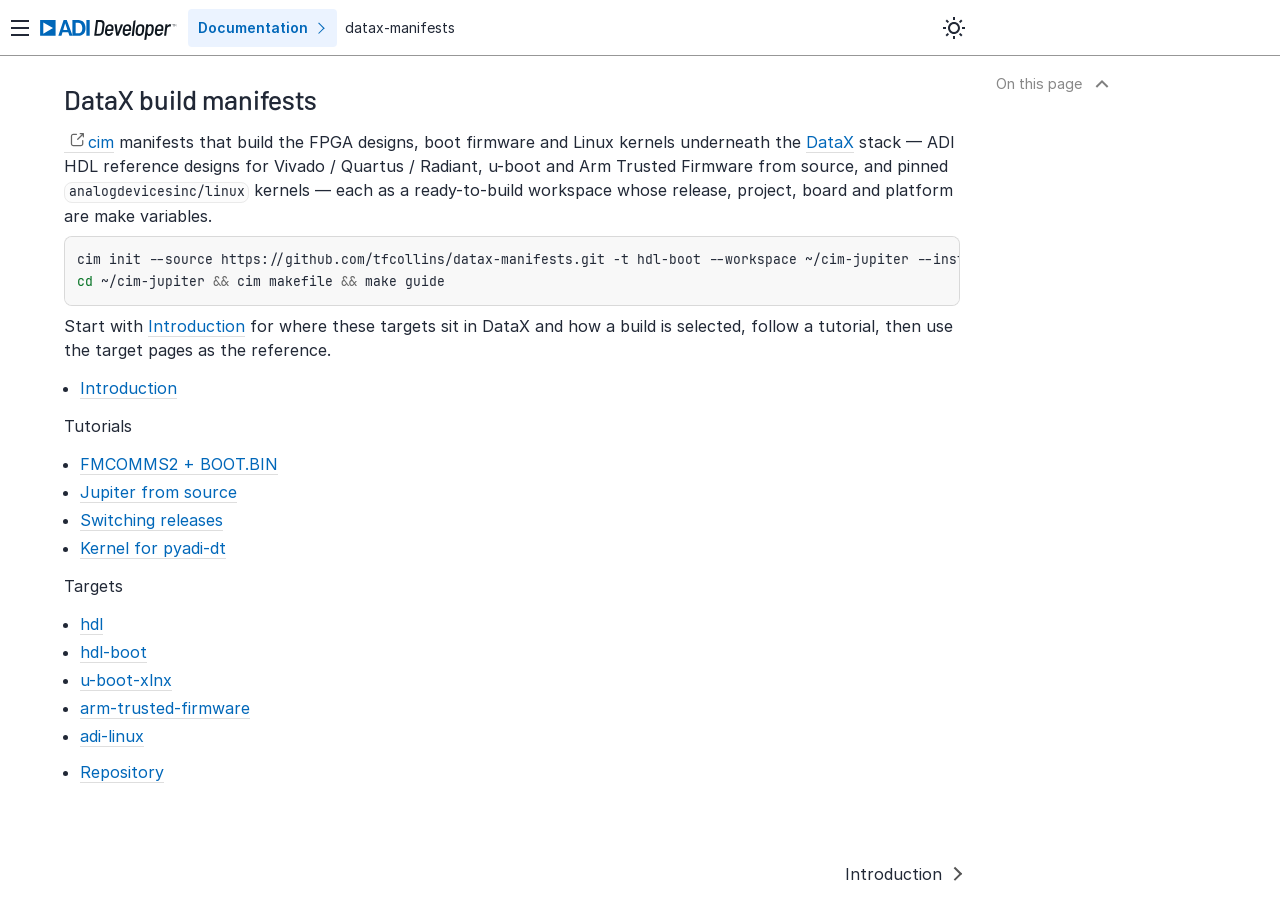
<file: index.html>
<!DOCTYPE html>

<html lang="en" data-content_root="./">
  <head>
    <meta charset="utf-8" />
    <meta name="viewport" content="width=device-width, initial-scale=1.0" /><meta name="viewport" content="width=device-width, initial-scale=1" />
<meta content="cim manifests that build the FPGA designs, boot firmware and Linux kernels underneath the DataX stack — ADI HDL reference designs for Vivado / Quartus / Radiant, u-boot and Arm Trusted Firmware from source, and pinned analogdevicesinc/linux kernels — each as a ready-to-build workspace whose release, project, board and platform are make variables." name="description" />

    <title>DataX build manifests &#8212; datax-manifests main documentation</title>
    <link rel="stylesheet" type="text/css" href="_static/pygments.css?v=8e8a900e" />
    <link rel="stylesheet" type="text/css" href="_static/app.min.css?v=7db40558" />
    <link rel="stylesheet" type="text/css" href="_static/css/diagrams.css?v=f154b667" />
    <script async="async" src="_static/app.umd.js?v=2fe15c61"></script>
    <link rel="index" title="Index" href="genindex.html" />
    <link rel="search" title="Search" href="search.html" />
    <link rel="next" title="Introduction" href="introduction.html" />
   
  
  
  
  <meta name="repository" content="datax-manifests">
  <meta name="version" content="main">
  
    <meta name="page_source_suffix" content=".rst">
  
  
  


<style>
  body {
    
  }

  body.dark {
    
  }

  @media (prefers-color-scheme: dark) {
    body:not(.light) {
      
    }
  }
</style>
  </head>
  
    <body>
  
  <input type="checkbox" id="input-show-toc">
  <input type="checkbox" id="input-show-localtoc">
  <input type="checkbox" id="input-show-repotoc">

  
  <div class="search-area">
    <form action="" method="get">
      <input type="text" name="q" aria-labelledby="search-documentation" value="" autocomplete="off" autocorrect="off" autocapitalize="off" spellcheck="false" role="search" placeholder="Search"/>
      <button class="icon"></button>
    </form>
  </div>
  

  <header>
    <div id="left">
      <label id="show-sidebar" class="icon" for="input-show-toc" title="Show/hide index"></label>
    </div>
    <div id="right">
      <span>
        <a id="logo-org" href="https://developer.analog.com/" aria-label="Analog Devices Inc. landing page"></a>
        <div class="vertical-divider"></div>
        
        <label id="show-repotoc" for="input-show-repotoc" title="Show/hide docs">Documentation</label>
        
        <a id="logo" href="#">
          <div>datax-manifests</div>
        </a>
      </span>
      <span class="reverse">
        <label id="show-localtoc" class="icon" for="input-show-localtoc" title="Show/hide contents"></label>
      </span>
    </div>
  </header>


  <div class="repotoc-tree overlay">
    <root/>

  </div>
    <div class="localtoc">
      <div class="tocwrapper">
        <div class="header localtoc-header">
          <a id="scroll-up" href="#top-anchor" title="Back to top"></a>
        </div>
        <nav>
          <ul>
<li><a class="reference internal" href="#">DataX build manifests</a><ul>
</ul>
</li>
</ul>

        </nav>
      </div>
    </div>

  
      <div class="sphinxsidebar" role="navigation" aria-label="Main">
        <div class="sphinxsidebarwrapper">
    <a id="no-logo" href="#">
      datax-manifests
    </a><input id="input-switch-toc" type="checkbox">
<label id="show-repotoc" for="input-switch-toc">
All content
</label>
<label id="show-toc" for="input-switch-toc">
Content on this topic
</label>
<div class="repotoc-tree">
  <root/>

</div>
<div class="toc-tree">
  <ul>
<li class="toctree-l1"><a class="reference internal" href="introduction.html">Introduction</a></li>
</ul>

<p class="caption" role="heading">
  <span class="caption-text">Tutorials</span>
</p>

<ul>
<li class="toctree-l1"><a class="reference internal" href="tutorials/fmcomms2-zed-boot-bin.html">FMCOMMS2 + BOOT.BIN</a></li>
<li class="toctree-l1"><a class="reference internal" href="tutorials/jupiter-sdr-from-source.html">Jupiter from source</a></li>
<li class="toctree-l1"><a class="reference internal" href="tutorials/switching-releases.html">Switching releases</a></li>
<li class="toctree-l1"><a class="reference internal" href="tutorials/kernel-for-pyadi-dt.html">Kernel for pyadi-dt</a></li>
</ul>

<p class="caption" role="heading">
  <span class="caption-text">Targets</span>
</p>

<ul>
<li class="toctree-l1"><a class="reference internal" href="targets/hdl.html">hdl</a></li>
<li class="toctree-l1"><a class="reference internal" href="targets/hdl-boot.html">hdl-boot</a></li>
<li class="toctree-l1"><a class="reference internal" href="targets/u-boot-xlnx.html">u-boot-xlnx</a></li>
<li class="toctree-l1"><a class="reference internal" href="targets/arm-trusted-firmware.html">arm-trusted-firmware</a></li>
<li class="toctree-l1"><a class="reference internal" href="targets/adi-linux.html">adi-linux</a></li>
</ul>

<ul>
<li class="toctree-l1"><a class="reference internal" href="repository.html">Repository</a></li>
</ul>


</div>
        </div>
      </div>

  <div class="document">
      <div class="documentwrapper">
        <div class="bodywrapper" id="top-anchor">
          <div class="body-header">
  <nav class="breadcrumb empty"><ol></ol></nav>
</div>
          <div class="body" role="main">
            
  <section id="datax-build-manifests">
<h1>DataX build manifests<a class="headerlink" href="#datax-build-manifests" title="Link to this heading"></a></h1>
<p><a class="icon link reference external" href="https://github.com/analogdevicesinc/cim" target="_blank">cim</a> manifests that build the FPGA designs, boot firmware and Linux kernels
underneath the <a class="reference external" href="introduction.html">DataX</a> stack — ADI HDL reference designs for Vivado /
Quartus / Radiant, u-boot and Arm Trusted Firmware from source, and pinned
<code class="docutils literal notranslate"><span class="pre">analogdevicesinc/linux</span></code> kernels — each as a ready-to-build workspace whose
release, project, board and platform are make variables.</p>
<div class="highlight-bash notranslate"><div class="highlight"><pre><span></span>cim<span class="w"> </span>init<span class="w"> </span>--source<span class="w"> </span>https://github.com/tfcollins/datax-manifests.git<span class="w"> </span>-t<span class="w"> </span>hdl-boot<span class="w"> </span>--workspace<span class="w"> </span>~/cim-jupiter<span class="w"> </span>--install
<span class="nb">cd</span><span class="w"> </span>~/cim-jupiter<span class="w"> </span><span class="o">&amp;&amp;</span><span class="w"> </span>cim<span class="w"> </span>makefile<span class="w"> </span><span class="o">&amp;&amp;</span><span class="w"> </span>make<span class="w"> </span>guide
</pre></div>
</div>
<p>Start with <a class="reference internal" href="introduction.html"><span class="doc">Introduction</span></a> for where these targets sit in DataX and how
a build is selected, follow a tutorial, then use the target pages as the
reference.</p>
<div class="toctree-wrapper compound">
<ul>
<li class="toctree-l1"><a class="reference internal" href="introduction.html">Introduction</a></li>
</ul>
</div>
<div class="toctree-wrapper compound">
<p class="caption" role="heading"><span class="caption-text">Tutorials</span></p>
<ul>
<li class="toctree-l1"><a class="reference internal" href="tutorials/fmcomms2-zed-boot-bin.html">FMCOMMS2 + BOOT.BIN</a></li>
<li class="toctree-l1"><a class="reference internal" href="tutorials/jupiter-sdr-from-source.html">Jupiter from source</a></li>
<li class="toctree-l1"><a class="reference internal" href="tutorials/switching-releases.html">Switching releases</a></li>
<li class="toctree-l1"><a class="reference internal" href="tutorials/kernel-for-pyadi-dt.html">Kernel for pyadi-dt</a></li>
</ul>
</div>
<div class="toctree-wrapper compound">
<p class="caption" role="heading"><span class="caption-text">Targets</span></p>
<ul>
<li class="toctree-l1"><a class="reference internal" href="targets/hdl.html">hdl</a></li>
<li class="toctree-l1"><a class="reference internal" href="targets/hdl-boot.html">hdl-boot</a></li>
<li class="toctree-l1"><a class="reference internal" href="targets/u-boot-xlnx.html">u-boot-xlnx</a></li>
<li class="toctree-l1"><a class="reference internal" href="targets/arm-trusted-firmware.html">arm-trusted-firmware</a></li>
<li class="toctree-l1"><a class="reference internal" href="targets/adi-linux.html">adi-linux</a></li>
</ul>
</div>
<div class="toctree-wrapper compound">
<ul>
<li class="toctree-l1"><a class="reference internal" href="repository.html">Repository</a></li>
</ul>
</div>
</section>


          </div>
              <div class="related">
                &nbsp;
    <div></div>
    <a href="introduction.html" title="Next document (Alt+Shift+RightArrow)" class="next">Introduction</a>
              </div>
          
        </div>
      </div>
  </div>

  <label id="cancel-area-show-toc" for="input-show-toc"></label>
  <label id="cancel-area-show-localtoc" for="input-show-localtoc"></label>
    <footer>
      &#169;2026, Analog Devices, Inc
      
      |
      Made with <a href="https://www.sphinx-doc.org/">Sphinx</a>
      &amp; <a href="https://github.com/analogdevicesinc/doctools">Doctools</a>
      
    </footer>
  </body>
</html>
</file>
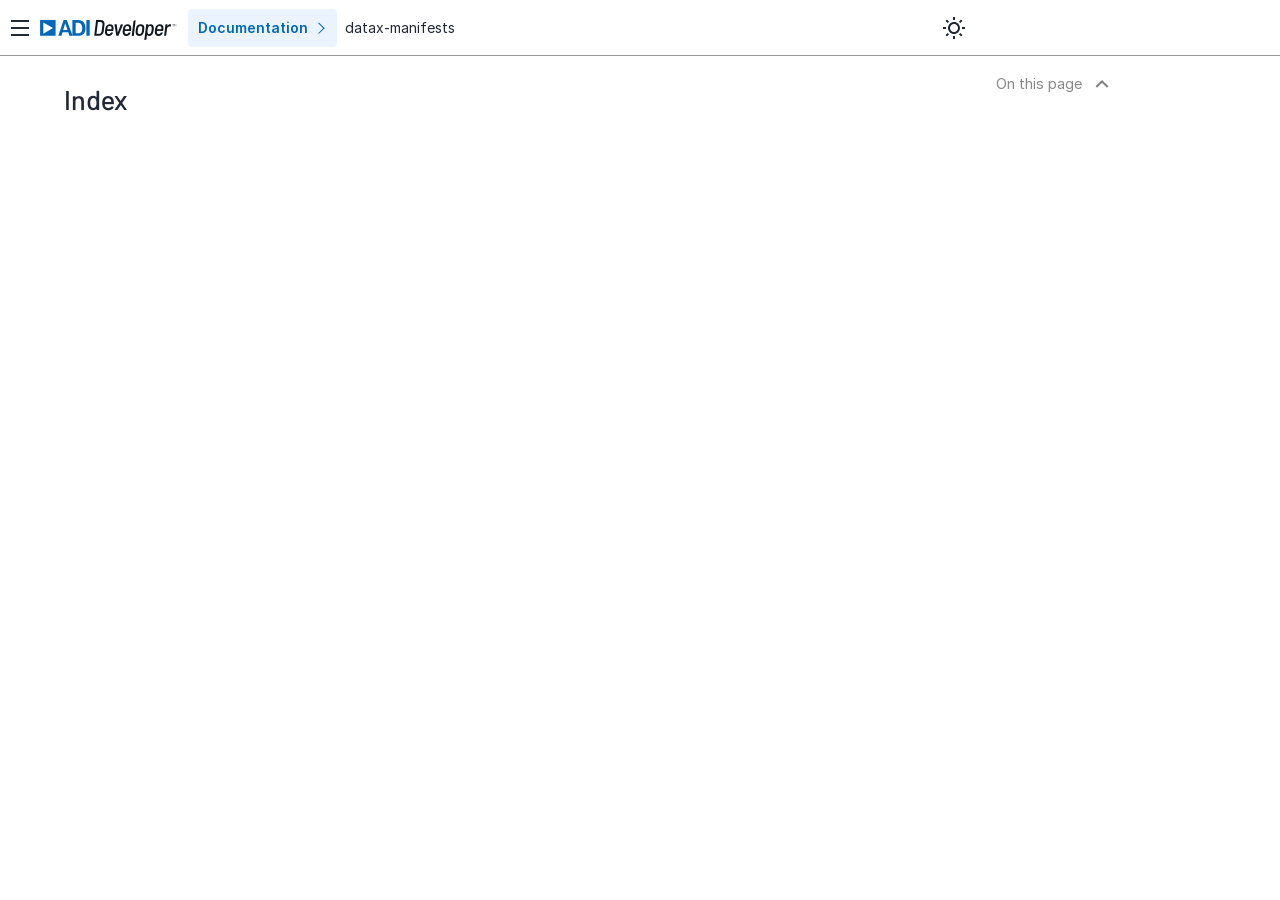
<file: genindex.html>
<!DOCTYPE html>

<html lang="en" data-content_root="./">
  <head>
    <meta charset="utf-8" />
    <meta name="viewport" content="width=device-width, initial-scale=1.0" />
    <title>Index &#8212; datax-manifests main documentation</title>
    <link rel="stylesheet" type="text/css" href="_static/pygments.css?v=8e8a900e" />
    <link rel="stylesheet" type="text/css" href="_static/app.min.css?v=7db40558" />
    <link rel="stylesheet" type="text/css" href="_static/css/diagrams.css?v=f154b667" />
    <script async="async" src="_static/app.umd.js?v=2fe15c61"></script>
    <link rel="index" title="Index" href="#" />
    <link rel="search" title="Search" href="search.html" />
   
  
  
  
  <meta name="repository" content="datax-manifests">
  <meta name="version" content="main">
  
  
  


<style>
  body {
    
  }

  body.dark {
    
  }

  @media (prefers-color-scheme: dark) {
    body:not(.light) {
      
    }
  }
</style>
  </head>
  
    <body>
  
  <input type="checkbox" id="input-show-toc">
  <input type="checkbox" id="input-show-localtoc">
  <input type="checkbox" id="input-show-repotoc">

  
  <div class="search-area">
    <form action="" method="get">
      <input type="text" name="q" aria-labelledby="search-documentation" value="" autocomplete="off" autocorrect="off" autocapitalize="off" spellcheck="false" role="search" placeholder="Search"/>
      <button class="icon"></button>
    </form>
  </div>
  

  <header>
    <div id="left">
      <label id="show-sidebar" class="icon" for="input-show-toc" title="Show/hide index"></label>
    </div>
    <div id="right">
      <span>
        <a id="logo-org" href="https://developer.analog.com/" aria-label="Analog Devices Inc. landing page"></a>
        <div class="vertical-divider"></div>
        
        <label id="show-repotoc" for="input-show-repotoc" title="Show/hide docs">Documentation</label>
        
        <a id="logo" href="index.html">
          <div>datax-manifests</div>
        </a>
      </span>
      <span class="reverse">
        <label id="show-localtoc" class="icon" for="input-show-localtoc" title="Show/hide contents"></label>
      </span>
    </div>
  </header>


  <div class="repotoc-tree overlay">
    <root/>

  </div>
    <div class="localtoc">
      <div class="tocwrapper">
        <div class="header localtoc-header">
          <a id="scroll-up" href="#top-anchor" title="Back to top"></a>
        </div>
        <nav>
          
        </nav>
      </div>
    </div>

  
      <div class="sphinxsidebar" role="navigation" aria-label="Main">
        <div class="sphinxsidebarwrapper">
    <a id="no-logo" href="index.html">
      datax-manifests
    </a><input id="input-switch-toc" type="checkbox">
<label id="show-repotoc" for="input-switch-toc">
All content
</label>
<label id="show-toc" for="input-switch-toc">
Content on this topic
</label>
<div class="repotoc-tree">
  <root/>

</div>
<div class="toc-tree">
  <ul>
<li class="toctree-l1"><a class="reference internal" href="introduction.html">Introduction</a></li>
</ul>

<p class="caption" role="heading">
  <span class="caption-text">Tutorials</span>
</p>

<ul>
<li class="toctree-l1"><a class="reference internal" href="tutorials/fmcomms2-zed-boot-bin.html">FMCOMMS2 + BOOT.BIN</a></li>
<li class="toctree-l1"><a class="reference internal" href="tutorials/jupiter-sdr-from-source.html">Jupiter from source</a></li>
<li class="toctree-l1"><a class="reference internal" href="tutorials/switching-releases.html">Switching releases</a></li>
<li class="toctree-l1"><a class="reference internal" href="tutorials/kernel-for-pyadi-dt.html">Kernel for pyadi-dt</a></li>
</ul>

<p class="caption" role="heading">
  <span class="caption-text">Targets</span>
</p>

<ul>
<li class="toctree-l1"><a class="reference internal" href="targets/hdl.html">hdl</a></li>
<li class="toctree-l1"><a class="reference internal" href="targets/hdl-boot.html">hdl-boot</a></li>
<li class="toctree-l1"><a class="reference internal" href="targets/u-boot-xlnx.html">u-boot-xlnx</a></li>
<li class="toctree-l1"><a class="reference internal" href="targets/arm-trusted-firmware.html">arm-trusted-firmware</a></li>
<li class="toctree-l1"><a class="reference internal" href="targets/adi-linux.html">adi-linux</a></li>
</ul>

<ul>
<li class="toctree-l1"><a class="reference internal" href="repository.html">Repository</a></li>
</ul>


</div>
        </div>
      </div>

  <div class="document">
      <div class="documentwrapper">
        <div class="bodywrapper" id="top-anchor">
          <div class="body-header">
  <nav class="breadcrumb empty"><ol></ol></nav>
</div>
          <div class="body" role="main">
            

<h1 id="index">Index</h1>

<div class="genindex-jumpbox">
 
</div>


          </div>
              <div class="related">
                &nbsp;
    <div></div>
    <div></div>
              </div>
          
        </div>
      </div>
  </div>

  <label id="cancel-area-show-toc" for="input-show-toc"></label>
  <label id="cancel-area-show-localtoc" for="input-show-localtoc"></label>
    <footer>
      &#169;2026, Analog Devices, Inc
      
      |
      Made with <a href="https://www.sphinx-doc.org/">Sphinx</a>
      &amp; <a href="https://github.com/analogdevicesinc/doctools">Doctools</a>
      
    </footer>
  </body>
</html>
</file>
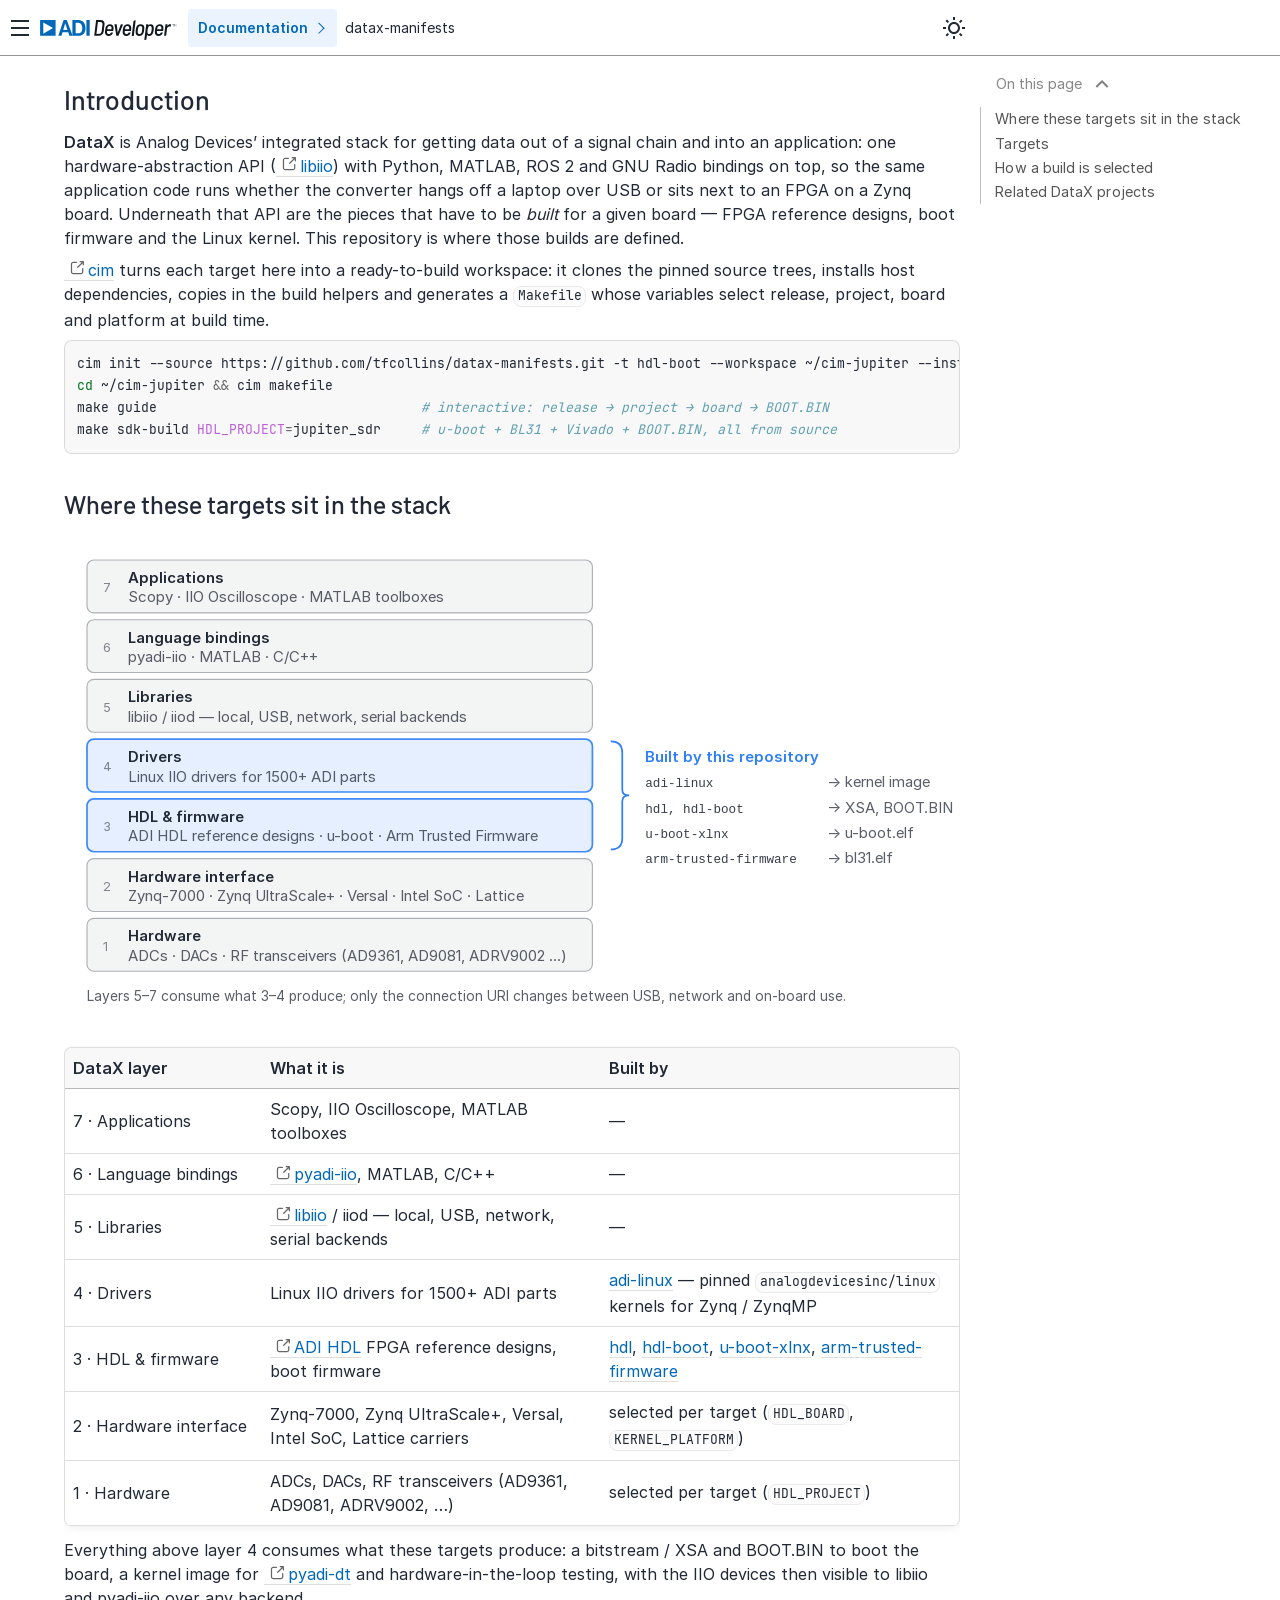
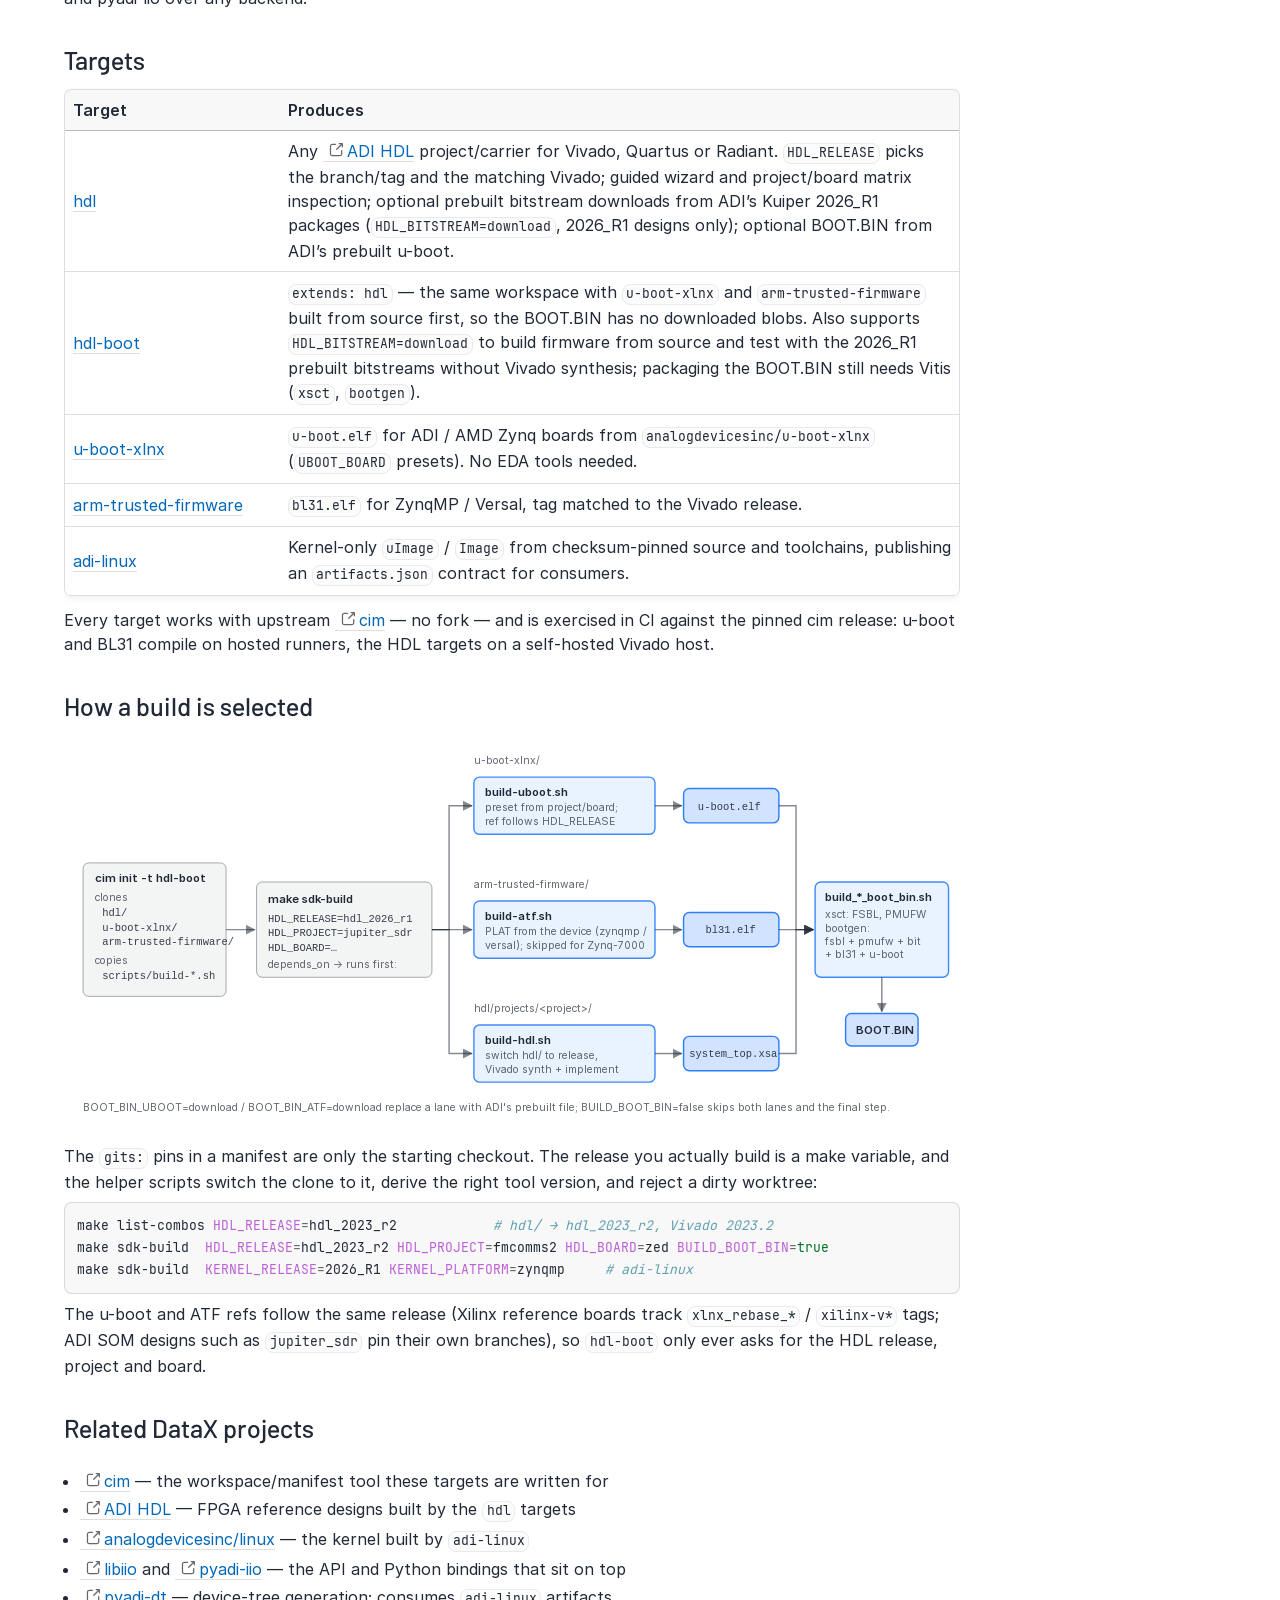
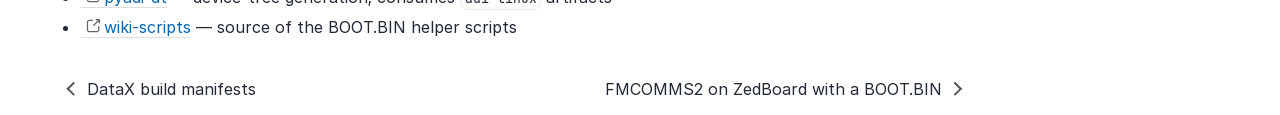
<file: introduction.html>
<!DOCTYPE html>

<html lang="en" data-content_root="./">
  <head>
    <meta charset="utf-8" />
    <meta name="viewport" content="width=device-width, initial-scale=1.0" /><meta name="viewport" content="width=device-width, initial-scale=1" />
<meta content="DataX is Analog Devices’ integrated stack for getting data out of a signal chain and into an application: one hardware-abstraction API (libiio) with Python, MATLAB, ROS 2 and GNU Radio bindings on top, so the same application code runs whether the converter hangs off a laptop over USB or sits next to an FPGA on a Zynq board. Underneath that API are the pieces that have to be built for a given board — FPGA reference designs, boot firmware and the Linux kernel. This repository is where those builds are defined." name="description" />

    <title>Introduction &#8212; datax-manifests main documentation</title>
    <link rel="stylesheet" type="text/css" href="_static/pygments.css?v=8e8a900e" />
    <link rel="stylesheet" type="text/css" href="_static/app.min.css?v=7db40558" />
    <link rel="stylesheet" type="text/css" href="_static/css/diagrams.css?v=f154b667" />
    <script async="async" src="_static/app.umd.js?v=2fe15c61"></script>
    <link rel="index" title="Index" href="genindex.html" />
    <link rel="search" title="Search" href="search.html" />
    <link rel="next" title="FMCOMMS2 on ZedBoard with a BOOT.BIN" href="tutorials/fmcomms2-zed-boot-bin.html" />
    <link rel="prev" title="DataX build manifests" href="index.html" />
   
  
  
  
  <meta name="repository" content="datax-manifests">
  <meta name="version" content="main">
  
    <meta name="page_source_suffix" content=".rst">
  
  
  


<style>
  body {
    
  }

  body.dark {
    
  }

  @media (prefers-color-scheme: dark) {
    body:not(.light) {
      
    }
  }
</style>
  </head>
  
    <body>
  
  <input type="checkbox" id="input-show-toc">
  <input type="checkbox" id="input-show-localtoc">
  <input type="checkbox" id="input-show-repotoc">

  
  <div class="search-area">
    <form action="" method="get">
      <input type="text" name="q" aria-labelledby="search-documentation" value="" autocomplete="off" autocorrect="off" autocapitalize="off" spellcheck="false" role="search" placeholder="Search"/>
      <button class="icon"></button>
    </form>
  </div>
  

  <header>
    <div id="left">
      <label id="show-sidebar" class="icon" for="input-show-toc" title="Show/hide index"></label>
    </div>
    <div id="right">
      <span>
        <a id="logo-org" href="https://developer.analog.com/" aria-label="Analog Devices Inc. landing page"></a>
        <div class="vertical-divider"></div>
        
        <label id="show-repotoc" for="input-show-repotoc" title="Show/hide docs">Documentation</label>
        
        <a id="logo" href="index.html">
          <div>datax-manifests</div>
        </a>
      </span>
      <span class="reverse">
        <label id="show-localtoc" class="icon" for="input-show-localtoc" title="Show/hide contents"></label>
      </span>
    </div>
  </header>


  <div class="repotoc-tree overlay">
    <root/>

  </div>
    <div class="localtoc">
      <div class="tocwrapper">
        <div class="header localtoc-header">
          <a id="scroll-up" href="#top-anchor" title="Back to top"></a>
        </div>
        <nav>
          <ul>
<li><a class="reference internal" href="#">Introduction</a><ul>
<li><a class="reference internal" href="#where-these-targets-sit-in-the-stack">Where these targets sit in the stack</a></li>
<li><a class="reference internal" href="#targets">Targets</a></li>
<li><a class="reference internal" href="#how-a-build-is-selected">How a build is selected</a></li>
<li><a class="reference internal" href="#related-datax-projects">Related DataX projects</a></li>
</ul>
</li>
</ul>

        </nav>
      </div>
    </div>

  
      <div class="sphinxsidebar" role="navigation" aria-label="Main">
        <div class="sphinxsidebarwrapper">
    <a id="no-logo" href="index.html">
      datax-manifests
    </a><input id="input-switch-toc" type="checkbox">
<label id="show-repotoc" for="input-switch-toc">
All content
</label>
<label id="show-toc" for="input-switch-toc">
Content on this topic
</label>
<div class="repotoc-tree">
  <root/>

</div>
<div class="toc-tree">
  <ul class="current">
<li class="toctree-l1 current"><a class="current reference internal" href="#">Introduction</a></li>
</ul>

<p class="caption" role="heading">
  <span class="caption-text">Tutorials</span>
</p>

<ul>
<li class="toctree-l1"><a class="reference internal" href="tutorials/fmcomms2-zed-boot-bin.html">FMCOMMS2 + BOOT.BIN</a></li>
<li class="toctree-l1"><a class="reference internal" href="tutorials/jupiter-sdr-from-source.html">Jupiter from source</a></li>
<li class="toctree-l1"><a class="reference internal" href="tutorials/switching-releases.html">Switching releases</a></li>
<li class="toctree-l1"><a class="reference internal" href="tutorials/kernel-for-pyadi-dt.html">Kernel for pyadi-dt</a></li>
</ul>

<p class="caption" role="heading">
  <span class="caption-text">Targets</span>
</p>

<ul>
<li class="toctree-l1"><a class="reference internal" href="targets/hdl.html">hdl</a></li>
<li class="toctree-l1"><a class="reference internal" href="targets/hdl-boot.html">hdl-boot</a></li>
<li class="toctree-l1"><a class="reference internal" href="targets/u-boot-xlnx.html">u-boot-xlnx</a></li>
<li class="toctree-l1"><a class="reference internal" href="targets/arm-trusted-firmware.html">arm-trusted-firmware</a></li>
<li class="toctree-l1"><a class="reference internal" href="targets/adi-linux.html">adi-linux</a></li>
</ul>

<ul>
<li class="toctree-l1"><a class="reference internal" href="repository.html">Repository</a></li>
</ul>


</div>
        </div>
      </div>

  <div class="document">
      <div class="documentwrapper">
        <div class="bodywrapper" id="top-anchor">
          <div class="body-header">
  <nav class="breadcrumb empty"><ol></ol></nav>
</div>
          <div class="body" role="main">
            
  <section id="introduction">
<h1>Introduction<a class="headerlink" href="#introduction" title="Link to this heading"></a></h1>
<p><strong>DataX</strong> is Analog Devices’ integrated stack for getting data out of a signal
chain and into an application: one hardware-abstraction API (<a class="icon link reference external" href="https://github.com/analogdevicesinc/libiio" target="_blank">libiio</a>) with
Python, MATLAB, ROS 2 and GNU Radio bindings on top, so the same application
code runs whether the converter hangs off a laptop over USB or sits next to an
FPGA on a Zynq board. Underneath that API are the pieces that have to be
<em>built</em> for a given board — FPGA reference designs, boot firmware and the
Linux kernel. This repository is where those builds are defined.</p>
<p><a class="icon link reference external" href="https://github.com/analogdevicesinc/cim" target="_blank">cim</a> turns each target here into a ready-to-build workspace: it clones the
pinned source trees, installs host dependencies, copies in the build helpers
and generates a <code class="docutils literal notranslate"><span class="pre">Makefile</span></code> whose variables select release, project, board
and platform at build time.</p>
<div class="highlight-bash notranslate"><div class="highlight"><pre><span></span>cim<span class="w"> </span>init<span class="w"> </span>--source<span class="w"> </span>https://github.com/tfcollins/datax-manifests.git<span class="w"> </span>-t<span class="w"> </span>hdl-boot<span class="w"> </span>--workspace<span class="w"> </span>~/cim-jupiter<span class="w"> </span>--install
<span class="nb">cd</span><span class="w"> </span>~/cim-jupiter<span class="w"> </span><span class="o">&amp;&amp;</span><span class="w"> </span>cim<span class="w"> </span>makefile
make<span class="w"> </span>guide<span class="w">                                 </span><span class="c1"># interactive: release → project → board → BOOT.BIN</span>
make<span class="w"> </span>sdk-build<span class="w"> </span><span class="nv">HDL_PROJECT</span><span class="o">=</span>jupiter_sdr<span class="w">     </span><span class="c1"># u-boot + BL31 + Vivado + BOOT.BIN, all from source</span>
</pre></div>
</div>
<section id="where-these-targets-sit-in-the-stack">
<h2>Where these targets sit in the stack<a class="headerlink" href="#where-these-targets-sit-in-the-stack" title="Link to this heading"></a></h2>
<svg xmlns="http://www.w3.org/2000/svg" class="datax-diagram no-background" viewBox="0 0 780 420" font-family="Inter, 'Segoe UI', Helvetica, Arial, sans-serif" font-size="13">
  <title>The DataX stack and the layers built by datax-manifests</title>
  <style>
    .layer { fill: currentColor; fill-opacity: 0.05; stroke: currentColor; stroke-opacity: 0.35; }
    .built { fill: #2d7ff9; fill-opacity: 0.12; stroke: #2d7ff9; stroke-opacity: 0.9; stroke-width: 1.5; }
    .num   { fill: currentColor; fill-opacity: 0.55; font-size: 11px; }
    .name  { fill: currentColor; font-weight: 600; }
    .what  { fill: currentColor; fill-opacity: 0.75; }
    .accent{ fill: #2d7ff9; font-weight: 600; }
    .mono  { font-family: 'JetBrains Mono', 'Fira Mono', Consolas, monospace; font-size: 12px; fill: currentColor; fill-opacity: 0.85; }
    .brace { fill: none; stroke: #2d7ff9; stroke-width: 1.5; }
  </style>

  <!-- layers, top (7) to bottom (1) -->
  <g>
    <rect class="layer" x="20" y="20"  width="440" height="46" rx="6"/>
    <text class="num"  x="34" y="48">7</text>
    <text class="name" x="56" y="40">Applications</text>
    <text class="what" x="56" y="57">Scopy · IIO Oscilloscope · MATLAB toolboxes</text>

    <rect class="layer" x="20" y="72"  width="440" height="46" rx="6"/>
    <text class="num"  x="34" y="100">6</text>
    <text class="name" x="56" y="92">Language bindings</text>
    <text class="what" x="56" y="109">pyadi-iio · MATLAB · C/C++</text>

    <rect class="layer" x="20" y="124" width="440" height="46" rx="6"/>
    <text class="num"  x="34" y="152">5</text>
    <text class="name" x="56" y="144">Libraries</text>
    <text class="what" x="56" y="161">libiio / iiod — local, USB, network, serial backends</text>

    <rect class="built" x="20" y="176" width="440" height="46" rx="6"/>
    <text class="num"  x="34" y="204">4</text>
    <text class="name" x="56" y="196">Drivers</text>
    <text class="what" x="56" y="213">Linux IIO drivers for 1500+ ADI parts</text>

    <rect class="built" x="20" y="228" width="440" height="46" rx="6"/>
    <text class="num"  x="34" y="256">3</text>
    <text class="name" x="56" y="248">HDL &amp; firmware</text>
    <text class="what" x="56" y="265">ADI HDL reference designs · u-boot · Arm Trusted Firmware</text>

    <rect class="layer" x="20" y="280" width="440" height="46" rx="6"/>
    <text class="num"  x="34" y="308">2</text>
    <text class="name" x="56" y="300">Hardware interface</text>
    <text class="what" x="56" y="317">Zynq-7000 · Zynq UltraScale+ · Versal · Intel SoC · Lattice</text>

    <rect class="layer" x="20" y="332" width="440" height="46" rx="6"/>
    <text class="num"  x="34" y="360">1</text>
    <text class="name" x="56" y="352">Hardware</text>
    <text class="what" x="56" y="369">ADCs · DACs · RF transceivers (AD9361, AD9081, ADRV9002 …)</text>
  </g>

  <!-- brace marking layers 3-4 -->
  <path class="brace" d="M 476 178 q 10 0 10 10 v 32 q 0 5 6 5 q -6 0 -6 5 v 32 q 0 10 -10 10"/>

  <!-- what this repository builds -->
  <g>
    <text class="accent" x="506" y="196">Built by this repository</text>
    <text class="mono" x="506" y="218">adi-linux</text>
    <text class="what" x="664" y="218">→ kernel image</text>
    <text class="mono" x="506" y="240">hdl, hdl-boot</text>
    <text class="what" x="664" y="240">→ XSA, BOOT.BIN</text>
    <text class="mono" x="506" y="262">u-boot-xlnx</text>
    <text class="what" x="664" y="262">→ u-boot.elf</text>
    <text class="mono" x="506" y="284">arm-trusted-firmware</text>
    <text class="what" x="664" y="284">→ bl31.elf</text>
  </g>

  <!-- consumer note -->
  <text class="what" x="20" y="404" font-size="12">Layers 5–7 consume what 3–4 produce; only the connection URI changes between USB, network and on-board use.</text>
</svg>
<div class="table-wrapper colwidths-given docutils container">
<table class="docutils align-default">
<colgroup>
<col style="width: 22.0%" />
<col style="width: 38.0%" />
<col style="width: 40.0%" />
</colgroup>
<thead>
<tr class="row-odd"><th class="head"><p>DataX layer</p></th>
<th class="head"><p>What it is</p></th>
<th class="head"><p>Built by</p></th>
</tr>
</thead>
<tbody>
<tr class="row-even"><td><p>7 · Applications</p></td>
<td><p>Scopy, IIO Oscilloscope, MATLAB toolboxes</p></td>
<td><p>—</p></td>
</tr>
<tr class="row-odd"><td><p>6 · Language bindings</p></td>
<td><p><a class="icon link reference external" href="https://github.com/analogdevicesinc/pyadi-iio" target="_blank">pyadi-iio</a>, MATLAB, C/C++</p></td>
<td><p>—</p></td>
</tr>
<tr class="row-even"><td><p>5 · Libraries</p></td>
<td><p><a class="icon link reference external" href="https://github.com/analogdevicesinc/libiio" target="_blank">libiio</a> / iiod — local, USB, network, serial backends</p></td>
<td><p>—</p></td>
</tr>
<tr class="row-odd"><td><p>4 · Drivers</p></td>
<td><p>Linux IIO drivers for 1500+ ADI parts</p></td>
<td><p><a class="reference internal" href="targets/adi-linux.html"><span class="doc">adi-linux</span></a> — pinned <code class="docutils literal notranslate"><span class="pre">analogdevicesinc/linux</span></code> kernels for Zynq / ZynqMP</p></td>
</tr>
<tr class="row-even"><td><p>3 · HDL &amp; firmware</p></td>
<td><p><a class="icon link reference external" href="https://github.com/analogdevicesinc/hdl" target="_blank">ADI HDL</a> FPGA reference designs, boot firmware</p></td>
<td><p><a class="reference internal" href="targets/hdl.html"><span class="doc">hdl</span></a>, <a class="reference internal" href="targets/hdl-boot.html"><span class="doc">hdl-boot</span></a>, <a class="reference internal" href="targets/u-boot-xlnx.html"><span class="doc">u-boot-xlnx</span></a>, <a class="reference internal" href="targets/arm-trusted-firmware.html"><span class="doc">arm-trusted-firmware</span></a></p></td>
</tr>
<tr class="row-odd"><td><p>2 · Hardware interface</p></td>
<td><p>Zynq-7000, Zynq UltraScale+, Versal, Intel SoC, Lattice carriers</p></td>
<td><p>selected per target (<code class="docutils literal notranslate"><span class="pre">HDL_BOARD</span></code>, <code class="docutils literal notranslate"><span class="pre">KERNEL_PLATFORM</span></code>)</p></td>
</tr>
<tr class="row-even"><td><p>1 · Hardware</p></td>
<td><p>ADCs, DACs, RF transceivers (AD9361, AD9081, ADRV9002, …)</p></td>
<td><p>selected per target (<code class="docutils literal notranslate"><span class="pre">HDL_PROJECT</span></code>)</p></td>
</tr>
</tbody>
</table>
</div>
<p>Everything above layer 4 consumes what these targets produce: a bitstream /
XSA and BOOT.BIN to boot the board, a kernel image for <a class="icon link reference external" href="https://github.com/analogdevicesinc/pyadi-dt" target="_blank">pyadi-dt</a> and
hardware-in-the-loop testing, with the IIO devices then visible to libiio and
pyadi-iio over any backend.</p>
</section>
<section id="targets">
<h2>Targets<a class="headerlink" href="#targets" title="Link to this heading"></a></h2>
<div class="table-wrapper colwidths-given docutils container">
<table class="docutils align-default">
<colgroup>
<col style="width: 24.0%" />
<col style="width: 76.0%" />
</colgroup>
<thead>
<tr class="row-odd"><th class="head"><p>Target</p></th>
<th class="head"><p>Produces</p></th>
</tr>
</thead>
<tbody>
<tr class="row-even"><td><p><a class="reference internal" href="targets/hdl.html"><span class="doc">hdl</span></a></p></td>
<td><p>Any <a class="icon link reference external" href="https://github.com/analogdevicesinc/hdl" target="_blank">ADI HDL</a> project/carrier for Vivado, Quartus or Radiant. <code class="docutils literal notranslate"><span class="pre">HDL_RELEASE</span></code>
picks the branch/tag and the matching Vivado; guided wizard and
project/board matrix inspection; optional prebuilt bitstream downloads
from ADI’s Kuiper 2026_R1 packages (<code class="docutils literal notranslate"><span class="pre">HDL_BITSTREAM=download</span></code>,
2026_R1 designs only); optional BOOT.BIN
from ADI’s prebuilt u-boot.</p></td>
</tr>
<tr class="row-odd"><td><p><a class="reference internal" href="targets/hdl-boot.html"><span class="doc">hdl-boot</span></a></p></td>
<td><p><code class="docutils literal notranslate"><span class="pre">extends:</span> <span class="pre">hdl</span></code> — the same workspace with <code class="docutils literal notranslate"><span class="pre">u-boot-xlnx</span></code> and
<code class="docutils literal notranslate"><span class="pre">arm-trusted-firmware</span></code> built from source first, so the BOOT.BIN has
no downloaded blobs. Also supports <code class="docutils literal notranslate"><span class="pre">HDL_BITSTREAM=download</span></code> to build
firmware from source and test with the 2026_R1 prebuilt bitstreams
without Vivado synthesis; packaging the BOOT.BIN still needs Vitis
(<code class="docutils literal notranslate"><span class="pre">xsct</span></code>, <code class="docutils literal notranslate"><span class="pre">bootgen</span></code>).</p></td>
</tr>
<tr class="row-even"><td><p><a class="reference internal" href="targets/u-boot-xlnx.html"><span class="doc">u-boot-xlnx</span></a></p></td>
<td><p><code class="docutils literal notranslate"><span class="pre">u-boot.elf</span></code> for ADI / AMD Zynq boards from <code class="docutils literal notranslate"><span class="pre">analogdevicesinc/u-boot-xlnx</span></code>
(<code class="docutils literal notranslate"><span class="pre">UBOOT_BOARD</span></code> presets). No EDA tools needed.</p></td>
</tr>
<tr class="row-odd"><td><p><a class="reference internal" href="targets/arm-trusted-firmware.html"><span class="doc">arm-trusted-firmware</span></a></p></td>
<td><p><code class="docutils literal notranslate"><span class="pre">bl31.elf</span></code> for ZynqMP / Versal, tag matched to the Vivado release.</p></td>
</tr>
<tr class="row-even"><td><p><a class="reference internal" href="targets/adi-linux.html"><span class="doc">adi-linux</span></a></p></td>
<td><p>Kernel-only <code class="docutils literal notranslate"><span class="pre">uImage</span></code> / <code class="docutils literal notranslate"><span class="pre">Image</span></code> from checksum-pinned source and
toolchains, publishing an <code class="docutils literal notranslate"><span class="pre">artifacts.json</span></code> contract for consumers.</p></td>
</tr>
</tbody>
</table>
</div>
<p>Every target works with upstream <a class="icon link reference external" href="https://github.com/analogdevicesinc/cim" target="_blank">cim</a> — no fork — and is exercised in CI
against the pinned cim release: u-boot and BL31 compile on hosted runners,
the HDL targets on a self-hosted Vivado host.</p>
</section>
<section id="how-a-build-is-selected">
<h2>How a build is selected<a class="headerlink" href="#how-a-build-is-selected" title="Link to this heading"></a></h2>
<svg xmlns="http://www.w3.org/2000/svg" class="datax-diagram no-background" viewBox="0 0 940 400" font-family="Inter, 'Segoe UI', Helvetica, Arial, sans-serif" font-size="12">
  <title>hdl-boot: how make sdk-build produces a BOOT.BIN from source</title>
  <style>
    .box   { fill: currentColor; fill-opacity: 0.05; stroke: currentColor; stroke-opacity: 0.4; }
    .step  { fill: #2d7ff9; fill-opacity: 0.10; stroke: #2d7ff9; stroke-opacity: 0.9; stroke-width: 1.5; }
    .out   { fill: #2d7ff9; fill-opacity: 0.22; stroke: #2d7ff9; stroke-width: 1.5; }
    .t     { fill: currentColor; }
    .h     { fill: currentColor; font-weight: 600; }
    .dim   { fill: currentColor; fill-opacity: 0.7; font-size: 11px; }
    .mono  { font-family: 'JetBrains Mono', 'Fira Mono', Consolas, monospace; font-size: 11px; fill: currentColor; fill-opacity: 0.9; }
    .edge  { fill: none; stroke: currentColor; stroke-opacity: 0.55; stroke-width: 1.5; marker-end: url(#arrow); }
    .lane  { fill: none; stroke: currentColor; stroke-opacity: 0.18; stroke-dasharray: 4 4; }
  </style>
  <defs>
    <marker id="arrow" viewBox="0 0 10 10" refX="9" refY="5" markerWidth="7" markerHeight="7" orient="auto-start-reverse">
      <path d="M 0 0 L 10 5 L 0 10 z" fill="currentColor" fill-opacity="0.55"/>
    </marker>
  </defs>

  <!-- 1. cim init -->
  <rect class="box" x="20" y="130" width="150" height="140" rx="6"/>
  <text class="h" x="32" y="150">cim init -t hdl-boot</text>
  <text class="dim" x="32" y="170">clones</text>
  <text class="mono" x="40" y="186">hdl/</text>
  <text class="mono" x="40" y="201">u-boot-xlnx/</text>
  <text class="mono" x="40" y="216">arm-trusted-firmware/</text>
  <text class="dim" x="32" y="236">copies</text>
  <text class="mono" x="40" y="252">scripts/build-*.sh</text>
  <path class="edge" d="M 170 200 H 200"/>

  <!-- 2. make sdk-build -->
  <rect class="box" x="202" y="150" width="184" height="100" rx="6"/>
  <text class="h" x="214" y="172">make sdk-build</text>
  <text class="mono" x="214" y="192">HDL_RELEASE=hdl_2026_r1</text>
  <text class="mono" x="214" y="207">HDL_PROJECT=jupiter_sdr</text>
  <text class="mono" x="214" y="222">HDL_BOARD=…</text>
  <text class="dim" x="214" y="240">depends_on → runs first:</text>

  <!-- fan-out edges -->
  <path class="edge" d="M 386 200 H 404 V 70  H 428"/>
  <path class="edge" d="M 386 200 H 404 V 200 H 428"/>
  <path class="edge" d="M 386 200 H 404 V 330 H 428"/>

  <!-- 3a. u-boot -->
  <rect class="step" x="430" y="40" width="190" height="60" rx="6"/>
  <text class="h" x="442" y="60">build-uboot.sh</text>
  <text class="dim" x="442" y="76">preset from project/board;</text>
  <text class="dim" x="442" y="90">ref follows HDL_RELEASE</text>
  <rect class="out" x="650" y="52" width="100" height="36" rx="6"/>
  <text class="mono" x="665" y="74">u-boot.elf</text>
  <path class="edge" d="M 620 70 H 648"/>

  <!-- 3b. ATF -->
  <rect class="step" x="430" y="170" width="190" height="60" rx="6"/>
  <text class="h" x="442" y="190">build-atf.sh</text>
  <text class="dim" x="442" y="206">PLAT from the device (zynqmp /</text>
  <text class="dim" x="442" y="220">versal); skipped for Zynq-7000</text>
  <rect class="out" x="650" y="182" width="100" height="36" rx="6"/>
  <text class="mono" x="673" y="204">bl31.elf</text>
  <path class="edge" d="M 620 200 H 648"/>

  <!-- 3c. HDL -->
  <rect class="step" x="430" y="300" width="190" height="60" rx="6"/>
  <text class="h" x="442" y="320">build-hdl.sh</text>
  <text class="dim" x="442" y="336">switch hdl/ to release,</text>
  <text class="dim" x="442" y="350">Vivado synth + implement</text>
  <rect class="out" x="650" y="312" width="100" height="36" rx="6"/>
  <text class="mono" x="656" y="334">system_top.xsa</text>
  <path class="edge" d="M 620 330 H 648"/>

  <!-- fan-in to BOOT.BIN helper -->
  <path class="edge" d="M 750 70  H 768 V 200 H 786"/>
  <path class="edge" d="M 750 200 H 786"/>
  <path class="edge" d="M 750 330 H 768 V 200 H 786"/>

  <!-- 4. boot bin -->
  <rect class="step" x="788" y="150" width="140" height="100" rx="6"/>
  <text class="h" x="798" y="170">build_*_boot_bin.sh</text>
  <text class="dim" x="798" y="188">xsct: FSBL, PMUFW</text>
  <text class="dim" x="798" y="202">bootgen:</text>
  <text class="dim" x="798" y="216">fsbl + pmufw + bit</text>
  <text class="dim" x="798" y="230">+ bl31 + u-boot</text>
  <path class="edge" d="M 858 250 V 286"/>
  <rect class="out" x="820" y="288" width="76" height="34" rx="6"/>
  <text class="h" x="831" y="310">BOOT.BIN</text>

  <!-- lane hints -->
  <text class="dim" x="430" y="26">u-boot-xlnx/</text>
  <text class="dim" x="430" y="156">arm-trusted-firmware/</text>
  <text class="dim" x="430" y="286">hdl/projects/&lt;project&gt;/</text>
  <text class="dim" x="20" y="390">BOOT_BIN_UBOOT=download / BOOT_BIN_ATF=download replace a lane with ADI's prebuilt file; BUILD_BOOT_BIN=false skips both lanes and the final step.</text>
</svg>
<p>The <code class="docutils literal notranslate"><span class="pre">gits:</span></code> pins in a manifest are only the starting checkout. The release
you actually build is a make variable, and the helper scripts switch the
clone to it, derive the right tool version, and reject a dirty worktree:</p>
<div class="highlight-bash notranslate"><div class="highlight"><pre><span></span>make<span class="w"> </span>list-combos<span class="w"> </span><span class="nv">HDL_RELEASE</span><span class="o">=</span>hdl_2023_r2<span class="w">            </span><span class="c1"># hdl/ → hdl_2023_r2, Vivado 2023.2</span>
make<span class="w"> </span>sdk-build<span class="w">  </span><span class="nv">HDL_RELEASE</span><span class="o">=</span>hdl_2023_r2<span class="w"> </span><span class="nv">HDL_PROJECT</span><span class="o">=</span>fmcomms2<span class="w"> </span><span class="nv">HDL_BOARD</span><span class="o">=</span>zed<span class="w"> </span><span class="nv">BUILD_BOOT_BIN</span><span class="o">=</span><span class="nb">true</span>
make<span class="w"> </span>sdk-build<span class="w">  </span><span class="nv">KERNEL_RELEASE</span><span class="o">=</span>2026_R1<span class="w"> </span><span class="nv">KERNEL_PLATFORM</span><span class="o">=</span>zynqmp<span class="w">     </span><span class="c1"># adi-linux</span>
</pre></div>
</div>
<p>The u-boot and ATF refs follow the same release (Xilinx reference boards
track <code class="docutils literal notranslate"><span class="pre">xlnx_rebase_*</span></code> / <code class="docutils literal notranslate"><span class="pre">xilinx-v*</span></code> tags; ADI SOM designs such as
<code class="docutils literal notranslate"><span class="pre">jupiter_sdr</span></code> pin their own branches), so <code class="docutils literal notranslate"><span class="pre">hdl-boot</span></code> only ever asks for
the HDL release, project and board.</p>
</section>
<section id="related-datax-projects">
<h2>Related DataX projects<a class="headerlink" href="#related-datax-projects" title="Link to this heading"></a></h2>
<ul class="simple">
<li><p><a class="icon link reference external" href="https://github.com/analogdevicesinc/cim" target="_blank">cim</a> — the workspace/manifest tool these targets are written for</p></li>
<li><p><a class="icon link reference external" href="https://github.com/analogdevicesinc/hdl" target="_blank">ADI HDL</a> — FPGA reference designs built by the <code class="docutils literal notranslate"><span class="pre">hdl</span></code> targets</p></li>
<li><p><a class="icon link reference external" href="https://github.com/analogdevicesinc/linux" target="_blank">analogdevicesinc/linux</a> — the kernel built by <code class="docutils literal notranslate"><span class="pre">adi-linux</span></code></p></li>
<li><p><a class="icon link reference external" href="https://github.com/analogdevicesinc/libiio" target="_blank">libiio</a> and <a class="icon link reference external" href="https://github.com/analogdevicesinc/pyadi-iio" target="_blank">pyadi-iio</a> — the API and Python bindings that sit on top</p></li>
<li><p><a class="icon link reference external" href="https://github.com/analogdevicesinc/pyadi-dt" target="_blank">pyadi-dt</a> — device-tree generation; consumes <code class="docutils literal notranslate"><span class="pre">adi-linux</span></code> artifacts</p></li>
<li><p><a class="icon link reference external" href="https://github.com/analogdevicesinc/wiki-scripts" target="_blank">wiki-scripts</a> — source of the BOOT.BIN helper scripts</p></li>
</ul>
</section>
</section>


          </div>
              <div class="related">
                &nbsp;
    <a href="index.html" title="Previous document (Alt+Shift+LeftArrow)" class="prev">DataX build manifests</a>
    <a href="tutorials/fmcomms2-zed-boot-bin.html" title="Next document (Alt+Shift+RightArrow)" class="next">FMCOMMS2 on ZedBoard with a BOOT.BIN</a>
              </div>
          
        </div>
      </div>
  </div>

  <label id="cancel-area-show-toc" for="input-show-toc"></label>
  <label id="cancel-area-show-localtoc" for="input-show-localtoc"></label>
    <footer>
      &#169;2026, Analog Devices, Inc
      
      |
      Made with <a href="https://www.sphinx-doc.org/">Sphinx</a>
      &amp; <a href="https://github.com/analogdevicesinc/doctools">Doctools</a>
      
    </footer>
  </body>
</html>
</file>
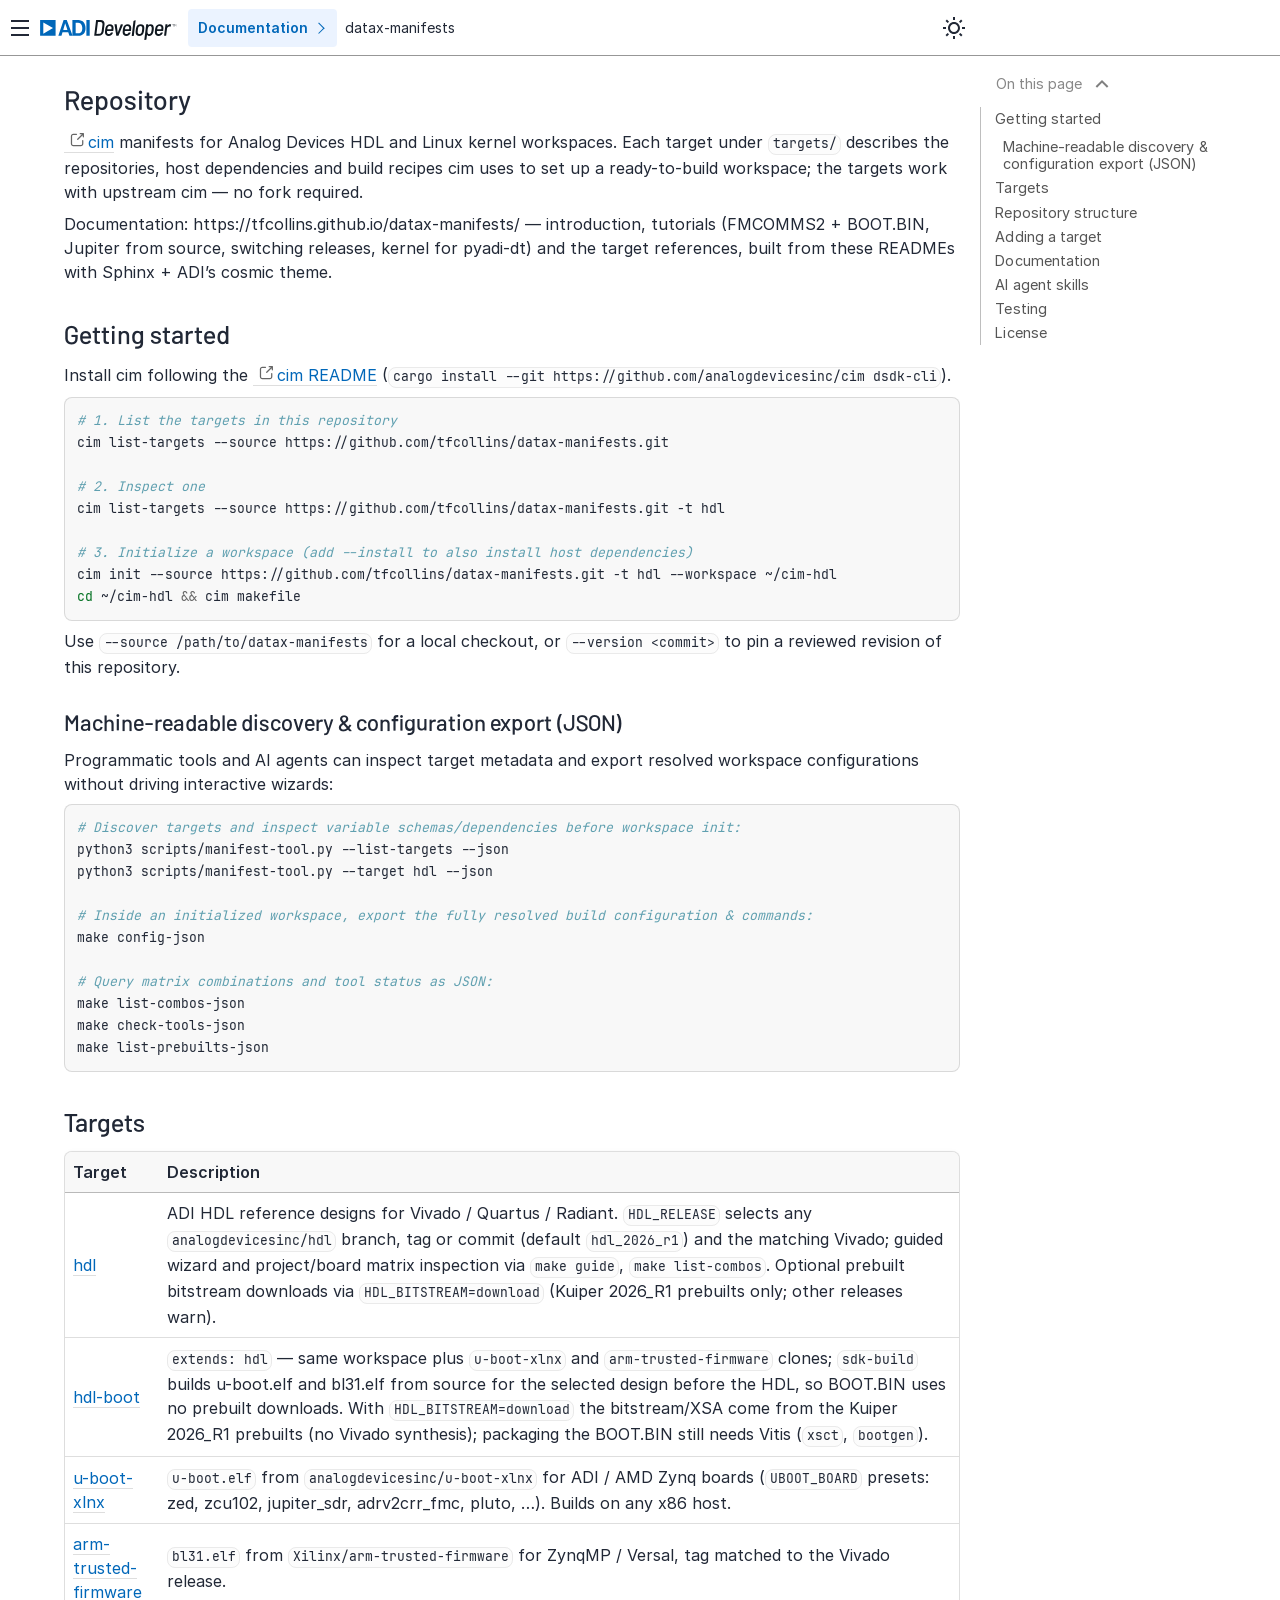
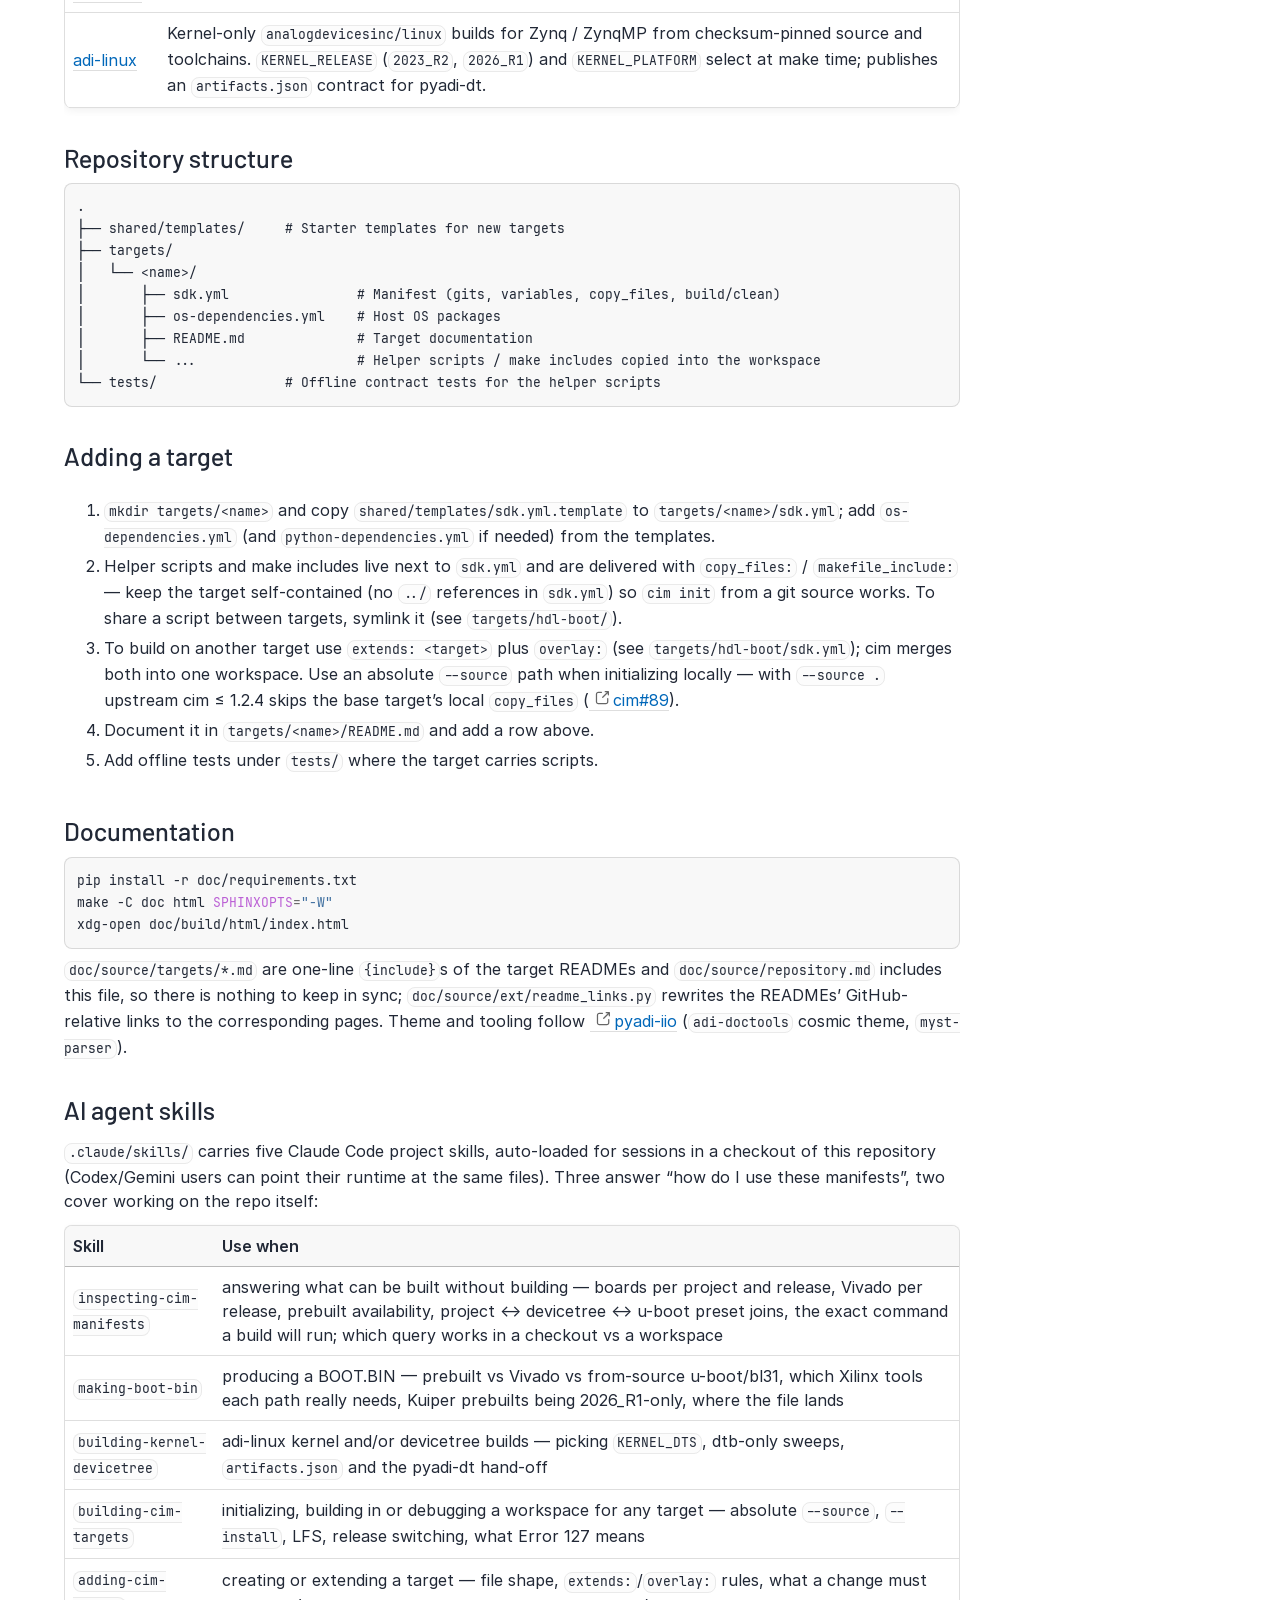
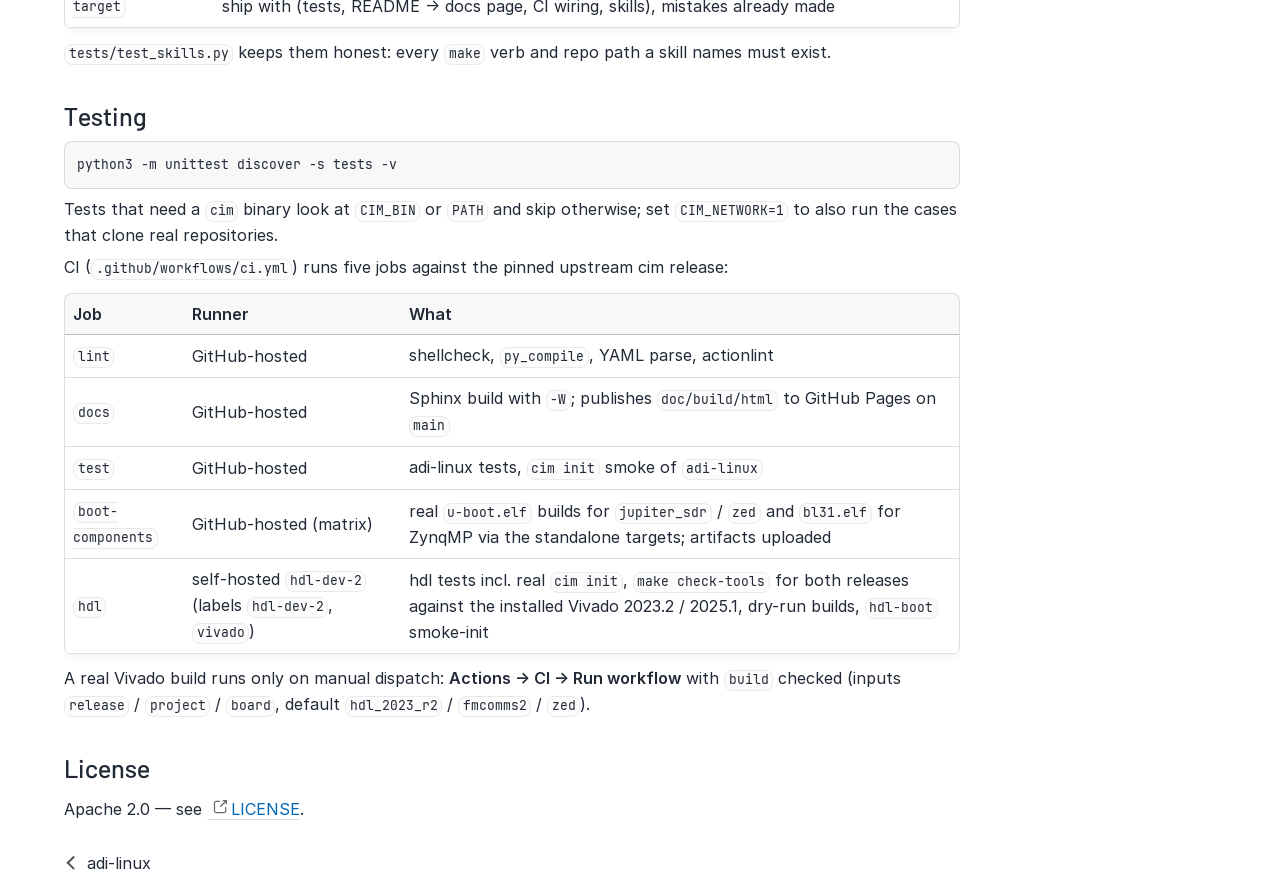
<file: repository.html>
<!DOCTYPE html>

<html lang="en" data-content_root="./">
  <head>
    <meta charset="utf-8" />
    <meta name="viewport" content="width=device-width, initial-scale=1.0" /><meta name="viewport" content="width=device-width, initial-scale=1" />
<meta content="cim manifests for Analog Devices HDL and Linux kernel workspaces. Each target under targets/ describes the repositories, host dependencies and build recipes cim uses to set up a ready-to-build workspace; the targets work with upstream cim — no fork required." name="description" />

    <title>Repository &#8212; datax-manifests main documentation</title>
    <link rel="stylesheet" type="text/css" href="_static/pygments.css?v=8e8a900e" />
    <link rel="stylesheet" type="text/css" href="_static/app.min.css?v=7db40558" />
    <link rel="stylesheet" type="text/css" href="_static/css/diagrams.css?v=f154b667" />
    <script async="async" src="_static/app.umd.js?v=2fe15c61"></script>
    <link rel="index" title="Index" href="genindex.html" />
    <link rel="search" title="Search" href="search.html" />
    <link rel="prev" title="adi-linux" href="targets/adi-linux.html" />
   
  
  
  
  <meta name="repository" content="datax-manifests">
  <meta name="version" content="main">
  
    <meta name="page_source_suffix" content=".md">
  
  
  


<style>
  body {
    
  }

  body.dark {
    
  }

  @media (prefers-color-scheme: dark) {
    body:not(.light) {
      
    }
  }
</style>
  </head>
  
    <body>
  
  <input type="checkbox" id="input-show-toc">
  <input type="checkbox" id="input-show-localtoc">
  <input type="checkbox" id="input-show-repotoc">

  
  <div class="search-area">
    <form action="" method="get">
      <input type="text" name="q" aria-labelledby="search-documentation" value="" autocomplete="off" autocorrect="off" autocapitalize="off" spellcheck="false" role="search" placeholder="Search"/>
      <button class="icon"></button>
    </form>
  </div>
  

  <header>
    <div id="left">
      <label id="show-sidebar" class="icon" for="input-show-toc" title="Show/hide index"></label>
    </div>
    <div id="right">
      <span>
        <a id="logo-org" href="https://developer.analog.com/" aria-label="Analog Devices Inc. landing page"></a>
        <div class="vertical-divider"></div>
        
        <label id="show-repotoc" for="input-show-repotoc" title="Show/hide docs">Documentation</label>
        
        <a id="logo" href="index.html">
          <div>datax-manifests</div>
        </a>
      </span>
      <span class="reverse">
        <label id="show-localtoc" class="icon" for="input-show-localtoc" title="Show/hide contents"></label>
      </span>
    </div>
  </header>


  <div class="repotoc-tree overlay">
    <root/>

  </div>
    <div class="localtoc">
      <div class="tocwrapper">
        <div class="header localtoc-header">
          <a id="scroll-up" href="#top-anchor" title="Back to top"></a>
        </div>
        <nav>
          <ul>
<li><a class="reference internal" href="#">Repository</a><ul>
<li><a class="reference internal" href="#getting-started">Getting started</a><ul>
<li><a class="reference internal" href="#machine-readable-discovery-configuration-export-json">Machine-readable discovery &amp; configuration export (JSON)</a></li>
</ul>
</li>
<li><a class="reference internal" href="#targets">Targets</a></li>
<li><a class="reference internal" href="#repository-structure">Repository structure</a></li>
<li><a class="reference internal" href="#adding-a-target">Adding a target</a></li>
<li><a class="reference internal" href="#documentation">Documentation</a></li>
<li><a class="reference internal" href="#ai-agent-skills">AI agent skills</a></li>
<li><a class="reference internal" href="#testing">Testing</a></li>
<li><a class="reference internal" href="#license">License</a></li>
</ul>
</li>
</ul>

        </nav>
      </div>
    </div>

  
      <div class="sphinxsidebar" role="navigation" aria-label="Main">
        <div class="sphinxsidebarwrapper">
    <a id="no-logo" href="index.html">
      datax-manifests
    </a><input id="input-switch-toc" type="checkbox">
<label id="show-repotoc" for="input-switch-toc">
All content
</label>
<label id="show-toc" for="input-switch-toc">
Content on this topic
</label>
<div class="repotoc-tree">
  <root/>

</div>
<div class="toc-tree">
  <ul>
<li class="toctree-l1"><a class="reference internal" href="introduction.html">Introduction</a></li>
</ul>

<p class="caption" role="heading">
  <span class="caption-text">Tutorials</span>
</p>

<ul>
<li class="toctree-l1"><a class="reference internal" href="tutorials/fmcomms2-zed-boot-bin.html">FMCOMMS2 + BOOT.BIN</a></li>
<li class="toctree-l1"><a class="reference internal" href="tutorials/jupiter-sdr-from-source.html">Jupiter from source</a></li>
<li class="toctree-l1"><a class="reference internal" href="tutorials/switching-releases.html">Switching releases</a></li>
<li class="toctree-l1"><a class="reference internal" href="tutorials/kernel-for-pyadi-dt.html">Kernel for pyadi-dt</a></li>
</ul>

<p class="caption" role="heading">
  <span class="caption-text">Targets</span>
</p>

<ul>
<li class="toctree-l1"><a class="reference internal" href="targets/hdl.html">hdl</a></li>
<li class="toctree-l1"><a class="reference internal" href="targets/hdl-boot.html">hdl-boot</a></li>
<li class="toctree-l1"><a class="reference internal" href="targets/u-boot-xlnx.html">u-boot-xlnx</a></li>
<li class="toctree-l1"><a class="reference internal" href="targets/arm-trusted-firmware.html">arm-trusted-firmware</a></li>
<li class="toctree-l1"><a class="reference internal" href="targets/adi-linux.html">adi-linux</a></li>
</ul>

<ul class="current">
<li class="toctree-l1 current"><a class="current reference internal" href="#">Repository</a></li>
</ul>


</div>
        </div>
      </div>

  <div class="document">
      <div class="documentwrapper">
        <div class="bodywrapper" id="top-anchor">
          <div class="body-header">
  <nav class="breadcrumb empty"><ol></ol></nav>
</div>
          <div class="body" role="main">
            
  <section id="repository">
<h1>Repository<a class="headerlink" href="#repository" title="Link to this heading"></a></h1>
<p><a class="icon link reference external" href="https://github.com/analogdevicesinc/cim" target="_blank">cim</a> manifests for Analog Devices
HDL and Linux kernel workspaces. Each target under <code class="docutils literal notranslate"><span class="pre">targets/</span></code> describes the
repositories, host dependencies and build recipes cim uses to set up a
ready-to-build workspace; the targets work with upstream cim — no fork
required.</p>
<p>Documentation: https://tfcollins.github.io/datax-manifests/ — introduction,
tutorials (FMCOMMS2 + BOOT.BIN, Jupiter from source, switching releases,
kernel for pyadi-dt) and the target references, built from these READMEs
with Sphinx + ADI’s cosmic theme.</p>
<section id="getting-started">
<h2>Getting started<a class="headerlink" href="#getting-started" title="Link to this heading"></a></h2>
<p>Install cim following the
<a class="icon link reference external" href="https://github.com/analogdevicesinc/cim/blob/main/README.md" target="_blank">cim README</a>
(<code class="docutils literal notranslate"><span class="pre">cargo</span> <span class="pre">install</span> <span class="pre">--git</span> <span class="pre">https://github.com/analogdevicesinc/cim</span> <span class="pre">dsdk-cli</span></code>).</p>
<div class="highlight-bash notranslate"><div class="highlight"><pre><span></span><span class="c1"># 1. List the targets in this repository</span>
cim<span class="w"> </span>list-targets<span class="w"> </span>--source<span class="w"> </span>https://github.com/tfcollins/datax-manifests.git

<span class="c1"># 2. Inspect one</span>
cim<span class="w"> </span>list-targets<span class="w"> </span>--source<span class="w"> </span>https://github.com/tfcollins/datax-manifests.git<span class="w"> </span>-t<span class="w"> </span>hdl

<span class="c1"># 3. Initialize a workspace (add --install to also install host dependencies)</span>
cim<span class="w"> </span>init<span class="w"> </span>--source<span class="w"> </span>https://github.com/tfcollins/datax-manifests.git<span class="w"> </span>-t<span class="w"> </span>hdl<span class="w"> </span>--workspace<span class="w"> </span>~/cim-hdl
<span class="nb">cd</span><span class="w"> </span>~/cim-hdl<span class="w"> </span><span class="o">&amp;&amp;</span><span class="w"> </span>cim<span class="w"> </span>makefile
</pre></div>
</div>
<p>Use <code class="docutils literal notranslate"><span class="pre">--source</span> <span class="pre">/path/to/datax-manifests</span></code> for a local checkout, or
<code class="docutils literal notranslate"><span class="pre">--version</span> <span class="pre">&lt;commit&gt;</span></code> to pin a reviewed revision of this repository.</p>
<section id="machine-readable-discovery-configuration-export-json">
<span id="machine-readable-discovery--configuration-export-json"></span><h3>Machine-readable discovery &amp; configuration export (JSON)<a class="headerlink" href="#machine-readable-discovery-configuration-export-json" title="Link to this heading"></a></h3>
<p>Programmatic tools and AI agents can inspect target metadata and export resolved workspace configurations without driving interactive wizards:</p>
<div class="highlight-bash notranslate"><div class="highlight"><pre><span></span><span class="c1"># Discover targets and inspect variable schemas/dependencies before workspace init:</span>
python3<span class="w"> </span>scripts/manifest-tool.py<span class="w"> </span>--list-targets<span class="w"> </span>--json
python3<span class="w"> </span>scripts/manifest-tool.py<span class="w"> </span>--target<span class="w"> </span>hdl<span class="w"> </span>--json

<span class="c1"># Inside an initialized workspace, export the fully resolved build configuration &amp; commands:</span>
make<span class="w"> </span>config-json

<span class="c1"># Query matrix combinations and tool status as JSON:</span>
make<span class="w"> </span>list-combos-json
make<span class="w"> </span>check-tools-json
make<span class="w"> </span>list-prebuilts-json
</pre></div>
</div>
</section>
</section>
<section id="targets">
<h2>Targets<a class="headerlink" href="#targets" title="Link to this heading"></a></h2>
<div class="table-wrapper colwidths-auto docutils container">
<table class="docutils align-default">
<thead>
<tr class="row-odd"><th class="head"><p>Target</p></th>
<th class="head"><p>Description</p></th>
</tr>
</thead>
<tbody>
<tr class="row-even"><td><p><a class="reference internal" href="targets/hdl.html"><span class="doc">hdl</span></a></p></td>
<td><p>ADI HDL reference designs for Vivado / Quartus / Radiant. <code class="docutils literal notranslate"><span class="pre">HDL_RELEASE</span></code> selects any <code class="docutils literal notranslate"><span class="pre">analogdevicesinc/hdl</span></code> branch, tag or commit (default <code class="docutils literal notranslate"><span class="pre">hdl_2026_r1</span></code>) and the matching Vivado; guided wizard and project/board matrix inspection via <code class="docutils literal notranslate"><span class="pre">make</span> <span class="pre">guide</span></code>, <code class="docutils literal notranslate"><span class="pre">make</span> <span class="pre">list-combos</span></code>. Optional prebuilt bitstream downloads via <code class="docutils literal notranslate"><span class="pre">HDL_BITSTREAM=download</span></code> (Kuiper 2026_R1 prebuilts only; other releases warn).</p></td>
</tr>
<tr class="row-odd"><td><p><a class="reference internal" href="targets/hdl-boot.html"><span class="doc">hdl-boot</span></a></p></td>
<td><p><code class="docutils literal notranslate"><span class="pre">extends:</span> <span class="pre">hdl</span></code> — same workspace plus <code class="docutils literal notranslate"><span class="pre">u-boot-xlnx</span></code> and <code class="docutils literal notranslate"><span class="pre">arm-trusted-firmware</span></code> clones; <code class="docutils literal notranslate"><span class="pre">sdk-build</span></code> builds u-boot.elf and bl31.elf from source for the selected design before the HDL, so BOOT.BIN uses no prebuilt downloads. With <code class="docutils literal notranslate"><span class="pre">HDL_BITSTREAM=download</span></code> the bitstream/XSA come from the Kuiper 2026_R1 prebuilts (no Vivado synthesis); packaging the BOOT.BIN still needs Vitis (<code class="docutils literal notranslate"><span class="pre">xsct</span></code>, <code class="docutils literal notranslate"><span class="pre">bootgen</span></code>).</p></td>
</tr>
<tr class="row-even"><td><p><a class="reference internal" href="targets/u-boot-xlnx.html"><span class="doc">u-boot-xlnx</span></a></p></td>
<td><p><code class="docutils literal notranslate"><span class="pre">u-boot.elf</span></code> from <code class="docutils literal notranslate"><span class="pre">analogdevicesinc/u-boot-xlnx</span></code> for ADI / AMD Zynq boards (<code class="docutils literal notranslate"><span class="pre">UBOOT_BOARD</span></code> presets: zed, zcu102, jupiter_sdr, adrv2crr_fmc, pluto, …). Builds on any x86 host.</p></td>
</tr>
<tr class="row-odd"><td><p><a class="reference internal" href="targets/arm-trusted-firmware.html"><span class="doc">arm-trusted-firmware</span></a></p></td>
<td><p><code class="docutils literal notranslate"><span class="pre">bl31.elf</span></code> from <code class="docutils literal notranslate"><span class="pre">Xilinx/arm-trusted-firmware</span></code> for ZynqMP / Versal, tag matched to the Vivado release.</p></td>
</tr>
<tr class="row-even"><td><p><a class="reference internal" href="targets/adi-linux.html"><span class="doc">adi-linux</span></a></p></td>
<td><p>Kernel-only <code class="docutils literal notranslate"><span class="pre">analogdevicesinc/linux</span></code> builds for Zynq / ZynqMP from checksum-pinned source and toolchains. <code class="docutils literal notranslate"><span class="pre">KERNEL_RELEASE</span></code> (<code class="docutils literal notranslate"><span class="pre">2023_R2</span></code>, <code class="docutils literal notranslate"><span class="pre">2026_R1</span></code>) and <code class="docutils literal notranslate"><span class="pre">KERNEL_PLATFORM</span></code> select at make time; publishes an <code class="docutils literal notranslate"><span class="pre">artifacts.json</span></code> contract for pyadi-dt.</p></td>
</tr>
</tbody>
</table>
</div>
</section>
<section id="repository-structure">
<h2>Repository structure<a class="headerlink" href="#repository-structure" title="Link to this heading"></a></h2>
<div class="highlight-default notranslate"><div class="highlight"><pre><span></span>.
├── shared/templates/     # Starter templates for new targets
├── targets/
│   └── &lt;name&gt;/
│       ├── sdk.yml                # Manifest (gits, variables, copy_files, build/clean)
│       ├── os-dependencies.yml    # Host OS packages
│       ├── README.md              # Target documentation
│       └── ...                    # Helper scripts / make includes copied into the workspace
└── tests/                # Offline contract tests for the helper scripts
</pre></div>
</div>
</section>
<section id="adding-a-target">
<h2>Adding a target<a class="headerlink" href="#adding-a-target" title="Link to this heading"></a></h2>
<ol class="arabic simple">
<li><p><code class="docutils literal notranslate"><span class="pre">mkdir</span> <span class="pre">targets/&lt;name&gt;</span></code> and copy <code class="docutils literal notranslate"><span class="pre">shared/templates/sdk.yml.template</span></code> to
<code class="docutils literal notranslate"><span class="pre">targets/&lt;name&gt;/sdk.yml</span></code>; add <code class="docutils literal notranslate"><span class="pre">os-dependencies.yml</span></code> (and
<code class="docutils literal notranslate"><span class="pre">python-dependencies.yml</span></code> if needed) from the templates.</p></li>
<li><p>Helper scripts and make includes live next to <code class="docutils literal notranslate"><span class="pre">sdk.yml</span></code> and are delivered
with <code class="docutils literal notranslate"><span class="pre">copy_files:</span></code> / <code class="docutils literal notranslate"><span class="pre">makefile_include:</span></code> — keep the target self-contained
(no <code class="docutils literal notranslate"><span class="pre">../</span></code> references in <code class="docutils literal notranslate"><span class="pre">sdk.yml</span></code>) so <code class="docutils literal notranslate"><span class="pre">cim</span> <span class="pre">init</span></code> from a git source works.
To share a script between targets, symlink it (see <code class="docutils literal notranslate"><span class="pre">targets/hdl-boot/</span></code>).</p></li>
<li><p>To build on another target use <code class="docutils literal notranslate"><span class="pre">extends:</span> <span class="pre">&lt;target&gt;</span></code> plus <code class="docutils literal notranslate"><span class="pre">overlay:</span></code> (see
<code class="docutils literal notranslate"><span class="pre">targets/hdl-boot/sdk.yml</span></code>); cim merges both into one workspace. Use an
absolute <code class="docutils literal notranslate"><span class="pre">--source</span></code> path when initializing locally — with <code class="docutils literal notranslate"><span class="pre">--source</span> <span class="pre">.</span></code>
upstream cim ≤ 1.2.4 skips the base target’s local <code class="docutils literal notranslate"><span class="pre">copy_files</span></code>
(<a class="icon link reference external" href="https://github.com/analogdevicesinc/cim/pull/89" target="_blank">cim#89</a>).</p></li>
<li><p>Document it in <code class="docutils literal notranslate"><span class="pre">targets/&lt;name&gt;/README.md</span></code> and add a row above.</p></li>
<li><p>Add offline tests under <code class="docutils literal notranslate"><span class="pre">tests/</span></code> where the target carries scripts.</p></li>
</ol>
</section>
<section id="documentation">
<h2>Documentation<a class="headerlink" href="#documentation" title="Link to this heading"></a></h2>
<div class="highlight-bash notranslate"><div class="highlight"><pre><span></span>pip<span class="w"> </span>install<span class="w"> </span>-r<span class="w"> </span>doc/requirements.txt
make<span class="w"> </span>-C<span class="w"> </span>doc<span class="w"> </span>html<span class="w"> </span><span class="nv">SPHINXOPTS</span><span class="o">=</span><span class="s2">"-W"</span>
xdg-open<span class="w"> </span>doc/build/html/index.html
</pre></div>
</div>
<p><code class="docutils literal notranslate"><span class="pre">doc/source/targets/*.md</span></code> are one-line <code class="docutils literal notranslate"><span class="pre">{include}</span></code>s of the target READMEs
and <code class="docutils literal notranslate"><span class="pre">doc/source/repository.md</span></code> includes this file, so there is nothing to
keep in sync; <code class="docutils literal notranslate"><span class="pre">doc/source/ext/readme_links.py</span></code> rewrites the READMEs’
GitHub-relative links to the corresponding pages. Theme and tooling follow
<a class="icon link reference external" href="https://github.com/analogdevicesinc/pyadi-iio" target="_blank">pyadi-iio</a> (<code class="docutils literal notranslate"><span class="pre">adi-doctools</span></code>
cosmic theme, <code class="docutils literal notranslate"><span class="pre">myst-parser</span></code>).</p>
</section>
<section id="ai-agent-skills">
<h2>AI agent skills<a class="headerlink" href="#ai-agent-skills" title="Link to this heading"></a></h2>
<p><code class="docutils literal notranslate"><span class="pre">.claude/skills/</span></code> carries five Claude Code project skills, auto-loaded for
sessions in a checkout of this repository (Codex/Gemini users can point their
runtime at the same files). Three answer “how do I use these manifests”, two
cover working on the repo itself:</p>
<div class="table-wrapper colwidths-auto docutils container">
<table class="docutils align-default">
<thead>
<tr class="row-odd"><th class="head"><p>Skill</p></th>
<th class="head"><p>Use when</p></th>
</tr>
</thead>
<tbody>
<tr class="row-even"><td><p><code class="docutils literal notranslate"><span class="pre">inspecting-cim-manifests</span></code></p></td>
<td><p>answering what can be built without building — boards per project and release, Vivado per release, prebuilt availability, project ↔ devicetree ↔ u-boot preset joins, the exact command a build will run; which query works in a checkout vs a workspace</p></td>
</tr>
<tr class="row-odd"><td><p><code class="docutils literal notranslate"><span class="pre">making-boot-bin</span></code></p></td>
<td><p>producing a BOOT.BIN — prebuilt vs Vivado vs from-source u-boot/bl31, which Xilinx tools each path really needs, Kuiper prebuilts being 2026_R1-only, where the file lands</p></td>
</tr>
<tr class="row-even"><td><p><code class="docutils literal notranslate"><span class="pre">building-kernel-devicetree</span></code></p></td>
<td><p>adi-linux kernel and/or devicetree builds — picking <code class="docutils literal notranslate"><span class="pre">KERNEL_DTS</span></code>, dtb-only sweeps, <code class="docutils literal notranslate"><span class="pre">artifacts.json</span></code> and the pyadi-dt hand-off</p></td>
</tr>
<tr class="row-odd"><td><p><code class="docutils literal notranslate"><span class="pre">building-cim-targets</span></code></p></td>
<td><p>initializing, building in or debugging a workspace for any target — absolute <code class="docutils literal notranslate"><span class="pre">--source</span></code>, <code class="docutils literal notranslate"><span class="pre">--install</span></code>, LFS, release switching, what Error 127 means</p></td>
</tr>
<tr class="row-even"><td><p><code class="docutils literal notranslate"><span class="pre">adding-cim-target</span></code></p></td>
<td><p>creating or extending a target — file shape, <code class="docutils literal notranslate"><span class="pre">extends:</span></code>/<code class="docutils literal notranslate"><span class="pre">overlay:</span></code> rules, what a change must ship with (tests, README → docs page, CI wiring, skills), mistakes already made</p></td>
</tr>
</tbody>
</table>
</div>
<p><code class="docutils literal notranslate"><span class="pre">tests/test_skills.py</span></code> keeps them honest: every <code class="docutils literal notranslate"><span class="pre">make</span></code> verb and repo path a
skill names must exist.</p>
</section>
<section id="testing">
<h2>Testing<a class="headerlink" href="#testing" title="Link to this heading"></a></h2>
<div class="highlight-bash notranslate"><div class="highlight"><pre><span></span>python3<span class="w"> </span>-m<span class="w"> </span>unittest<span class="w"> </span>discover<span class="w"> </span>-s<span class="w"> </span>tests<span class="w"> </span>-v
</pre></div>
</div>
<p>Tests that need a <code class="docutils literal notranslate"><span class="pre">cim</span></code> binary look at <code class="docutils literal notranslate"><span class="pre">CIM_BIN</span></code> or <code class="docutils literal notranslate"><span class="pre">PATH</span></code> and skip
otherwise; set <code class="docutils literal notranslate"><span class="pre">CIM_NETWORK=1</span></code> to also run the cases that clone real
repositories.</p>
<p>CI (<code class="docutils literal notranslate"><span class="pre">.github/workflows/ci.yml</span></code>) runs five jobs against the pinned upstream
cim release:</p>
<div class="table-wrapper colwidths-auto docutils container">
<table class="docutils align-default">
<thead>
<tr class="row-odd"><th class="head"><p>Job</p></th>
<th class="head"><p>Runner</p></th>
<th class="head"><p>What</p></th>
</tr>
</thead>
<tbody>
<tr class="row-even"><td><p><code class="docutils literal notranslate"><span class="pre">lint</span></code></p></td>
<td><p>GitHub-hosted</p></td>
<td><p>shellcheck, <code class="docutils literal notranslate"><span class="pre">py_compile</span></code>, YAML parse, actionlint</p></td>
</tr>
<tr class="row-odd"><td><p><code class="docutils literal notranslate"><span class="pre">docs</span></code></p></td>
<td><p>GitHub-hosted</p></td>
<td><p>Sphinx build with <code class="docutils literal notranslate"><span class="pre">-W</span></code>; publishes <code class="docutils literal notranslate"><span class="pre">doc/build/html</span></code> to GitHub Pages on <code class="docutils literal notranslate"><span class="pre">main</span></code></p></td>
</tr>
<tr class="row-even"><td><p><code class="docutils literal notranslate"><span class="pre">test</span></code></p></td>
<td><p>GitHub-hosted</p></td>
<td><p>adi-linux tests, <code class="docutils literal notranslate"><span class="pre">cim</span> <span class="pre">init</span></code> smoke of <code class="docutils literal notranslate"><span class="pre">adi-linux</span></code></p></td>
</tr>
<tr class="row-odd"><td><p><code class="docutils literal notranslate"><span class="pre">boot-components</span></code></p></td>
<td><p>GitHub-hosted (matrix)</p></td>
<td><p>real <code class="docutils literal notranslate"><span class="pre">u-boot.elf</span></code> builds for <code class="docutils literal notranslate"><span class="pre">jupiter_sdr</span></code> / <code class="docutils literal notranslate"><span class="pre">zed</span></code> and <code class="docutils literal notranslate"><span class="pre">bl31.elf</span></code> for ZynqMP via the standalone targets; artifacts uploaded</p></td>
</tr>
<tr class="row-even"><td><p><code class="docutils literal notranslate"><span class="pre">hdl</span></code></p></td>
<td><p>self-hosted <code class="docutils literal notranslate"><span class="pre">hdl-dev-2</span></code> (labels <code class="docutils literal notranslate"><span class="pre">hdl-dev-2</span></code>, <code class="docutils literal notranslate"><span class="pre">vivado</span></code>)</p></td>
<td><p>hdl tests incl. real <code class="docutils literal notranslate"><span class="pre">cim</span> <span class="pre">init</span></code>, <code class="docutils literal notranslate"><span class="pre">make</span> <span class="pre">check-tools</span></code> for both releases against the installed Vivado 2023.2 / 2025.1, dry-run builds, <code class="docutils literal notranslate"><span class="pre">hdl-boot</span></code> smoke-init</p></td>
</tr>
</tbody>
</table>
</div>
<p>A real Vivado build runs only on manual dispatch: <strong>Actions → CI → Run
workflow</strong> with <code class="docutils literal notranslate"><span class="pre">build</span></code> checked (inputs <code class="docutils literal notranslate"><span class="pre">release</span></code> / <code class="docutils literal notranslate"><span class="pre">project</span></code> / <code class="docutils literal notranslate"><span class="pre">board</span></code>,
default <code class="docutils literal notranslate"><span class="pre">hdl_2023_r2</span></code> / <code class="docutils literal notranslate"><span class="pre">fmcomms2</span></code> / <code class="docutils literal notranslate"><span class="pre">zed</span></code>).</p>
</section>
<section id="license">
<h2>License<a class="headerlink" href="#license" title="Link to this heading"></a></h2>
<p>Apache 2.0 — see <a class="icon link reference external" href="https://github.com/tfcollins/datax-manifests/blob/main/LICENSE" target="_blank">LICENSE</a>.</p>
</section>
</section>


          </div>
              <div class="related">
                &nbsp;
    <a href="targets/adi-linux.html" title="Previous document (Alt+Shift+LeftArrow)" class="prev">adi-linux</a>
    <div></div>
              </div>
          
        </div>
      </div>
  </div>

  <label id="cancel-area-show-toc" for="input-show-toc"></label>
  <label id="cancel-area-show-localtoc" for="input-show-localtoc"></label>
    <footer>
      &#169;2026, Analog Devices, Inc
      
      |
      Made with <a href="https://www.sphinx-doc.org/">Sphinx</a>
      &amp; <a href="https://github.com/analogdevicesinc/doctools">Doctools</a>
      
    </footer>
  </body>
</html>
</file>
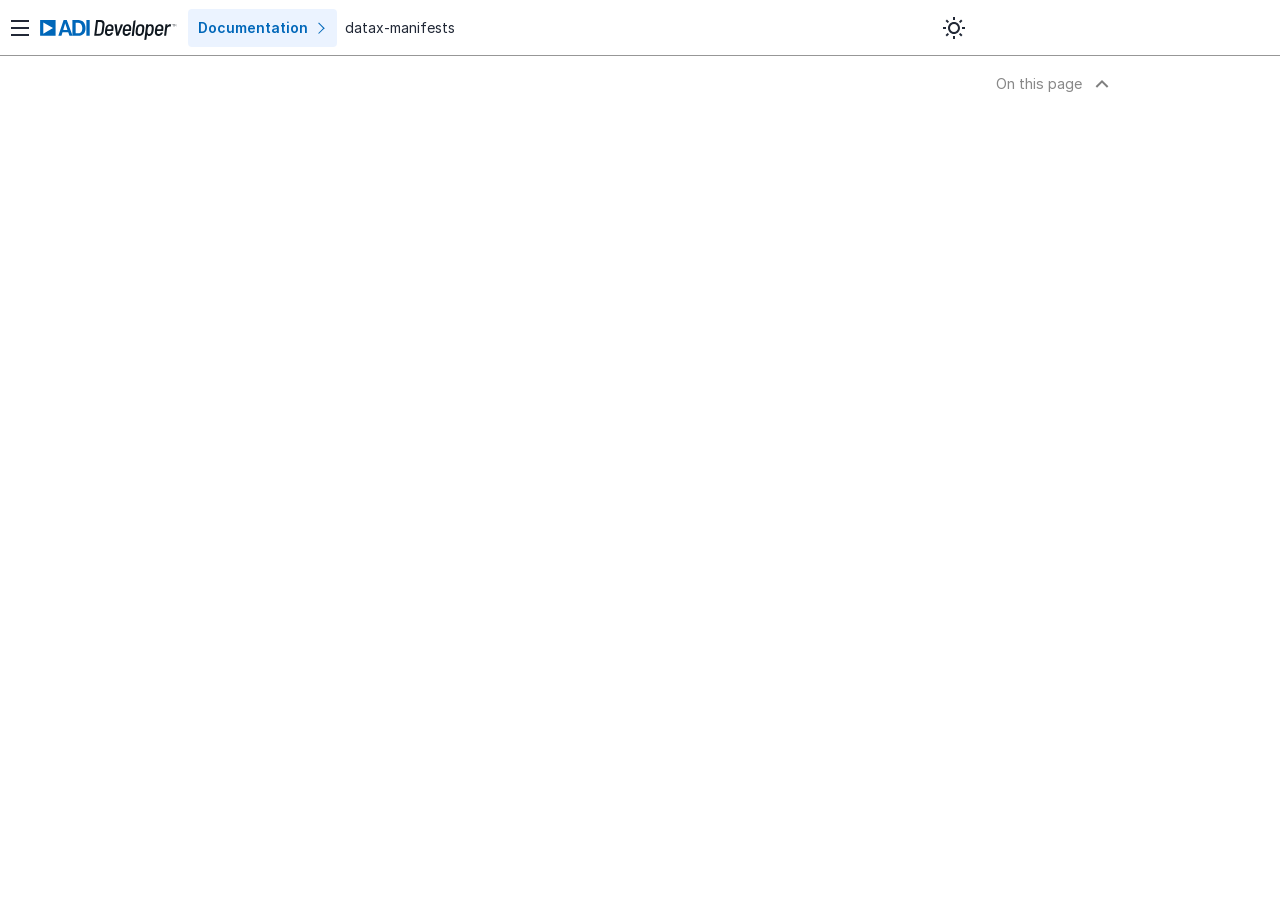
<file: search.html>
<!DOCTYPE html>

<html lang="en" data-content_root="./">
  <head>
    <meta charset="utf-8" />
    <meta name="viewport" content="width=device-width, initial-scale=1.0" />
    <title>Search &#8212; datax-manifests main documentation</title>
    <link rel="stylesheet" type="text/css" href="_static/pygments.css?v=8e8a900e" />
    <link rel="stylesheet" type="text/css" href="_static/app.min.css?v=7db40558" />
    <link rel="stylesheet" type="text/css" href="_static/css/diagrams.css?v=f154b667" />
    
    <script async="async" src="_static/app.umd.js?v=2fe15c61"></script>
    <link rel="index" title="Index" href="genindex.html" />
    <link rel="search" title="Search" href="#" />
    <meta name="robots" content="noindex" />
    
   
  
  
  
  <meta name="repository" content="datax-manifests">
  <meta name="version" content="main">
  
  
  


<style>
  body {
    
  }

  body.dark {
    
  }

  @media (prefers-color-scheme: dark) {
    body:not(.light) {
      
    }
  }
</style>

  </head>
  
    <body>
  
  <input type="checkbox" id="input-show-toc">
  <input type="checkbox" id="input-show-localtoc">
  <input type="checkbox" id="input-show-repotoc">

  
  <div class="search-area">
    <form action="" method="get">
      <input type="text" name="q" aria-labelledby="search-documentation" value="" autocomplete="off" autocorrect="off" autocapitalize="off" spellcheck="false" role="search" placeholder="Search"/>
      <button class="icon"></button>
    </form>
  </div>
  

  <header>
    <div id="left">
      <label id="show-sidebar" class="icon" for="input-show-toc" title="Show/hide index"></label>
    </div>
    <div id="right">
      <span>
        <a id="logo-org" href="https://developer.analog.com/" aria-label="Analog Devices Inc. landing page"></a>
        <div class="vertical-divider"></div>
        
        <label id="show-repotoc" for="input-show-repotoc" title="Show/hide docs">Documentation</label>
        
        <a id="logo" href="index.html">
          <div>datax-manifests</div>
        </a>
      </span>
      <span class="reverse">
        <label id="show-localtoc" class="icon" for="input-show-localtoc" title="Show/hide contents"></label>
      </span>
    </div>
  </header>


  <div class="repotoc-tree overlay">
    <root/>

  </div>
    <div class="localtoc">
      <div class="tocwrapper">
        <div class="header localtoc-header">
          <a id="scroll-up" href="#top-anchor" title="Back to top"></a>
        </div>
        <nav>
          
        </nav>
      </div>
    </div>

  
      <div class="sphinxsidebar" role="navigation" aria-label="Main">
        <div class="sphinxsidebarwrapper">
    <a id="no-logo" href="index.html">
      datax-manifests
    </a><input id="input-switch-toc" type="checkbox">
<label id="show-repotoc" for="input-switch-toc">
All content
</label>
<label id="show-toc" for="input-switch-toc">
Content on this topic
</label>
<div class="repotoc-tree">
  <root/>

</div>
<div class="toc-tree">
  <ul>
<li class="toctree-l1"><a class="reference internal" href="introduction.html">Introduction</a></li>
</ul>

<p class="caption" role="heading">
  <span class="caption-text">Tutorials</span>
</p>

<ul>
<li class="toctree-l1"><a class="reference internal" href="tutorials/fmcomms2-zed-boot-bin.html">FMCOMMS2 + BOOT.BIN</a></li>
<li class="toctree-l1"><a class="reference internal" href="tutorials/jupiter-sdr-from-source.html">Jupiter from source</a></li>
<li class="toctree-l1"><a class="reference internal" href="tutorials/switching-releases.html">Switching releases</a></li>
<li class="toctree-l1"><a class="reference internal" href="tutorials/kernel-for-pyadi-dt.html">Kernel for pyadi-dt</a></li>
</ul>

<p class="caption" role="heading">
  <span class="caption-text">Targets</span>
</p>

<ul>
<li class="toctree-l1"><a class="reference internal" href="targets/hdl.html">hdl</a></li>
<li class="toctree-l1"><a class="reference internal" href="targets/hdl-boot.html">hdl-boot</a></li>
<li class="toctree-l1"><a class="reference internal" href="targets/u-boot-xlnx.html">u-boot-xlnx</a></li>
<li class="toctree-l1"><a class="reference internal" href="targets/arm-trusted-firmware.html">arm-trusted-firmware</a></li>
<li class="toctree-l1"><a class="reference internal" href="targets/adi-linux.html">adi-linux</a></li>
</ul>

<ul>
<li class="toctree-l1"><a class="reference internal" href="repository.html">Repository</a></li>
</ul>


</div>
        </div>
      </div>

  <div class="document">
      <div class="documentwrapper">
        <div class="bodywrapper" id="top-anchor">
          <div class="body-header">
  <nav class="breadcrumb empty"><ol></ol></nav>
</div>
          <div class="body" role="main">
            

          </div>
              <div class="related">
                &nbsp;
    <div></div>
    <div></div>
              </div>
          
        </div>
      </div>
  </div>

  <label id="cancel-area-show-toc" for="input-show-toc"></label>
  <label id="cancel-area-show-localtoc" for="input-show-localtoc"></label>
    <footer>
      &#169;2026, Analog Devices, Inc
      
      |
      Made with <a href="https://www.sphinx-doc.org/">Sphinx</a>
      &amp; <a href="https://github.com/analogdevicesinc/doctools">Doctools</a>
      
    </footer>
  </body>
</html>
</file>
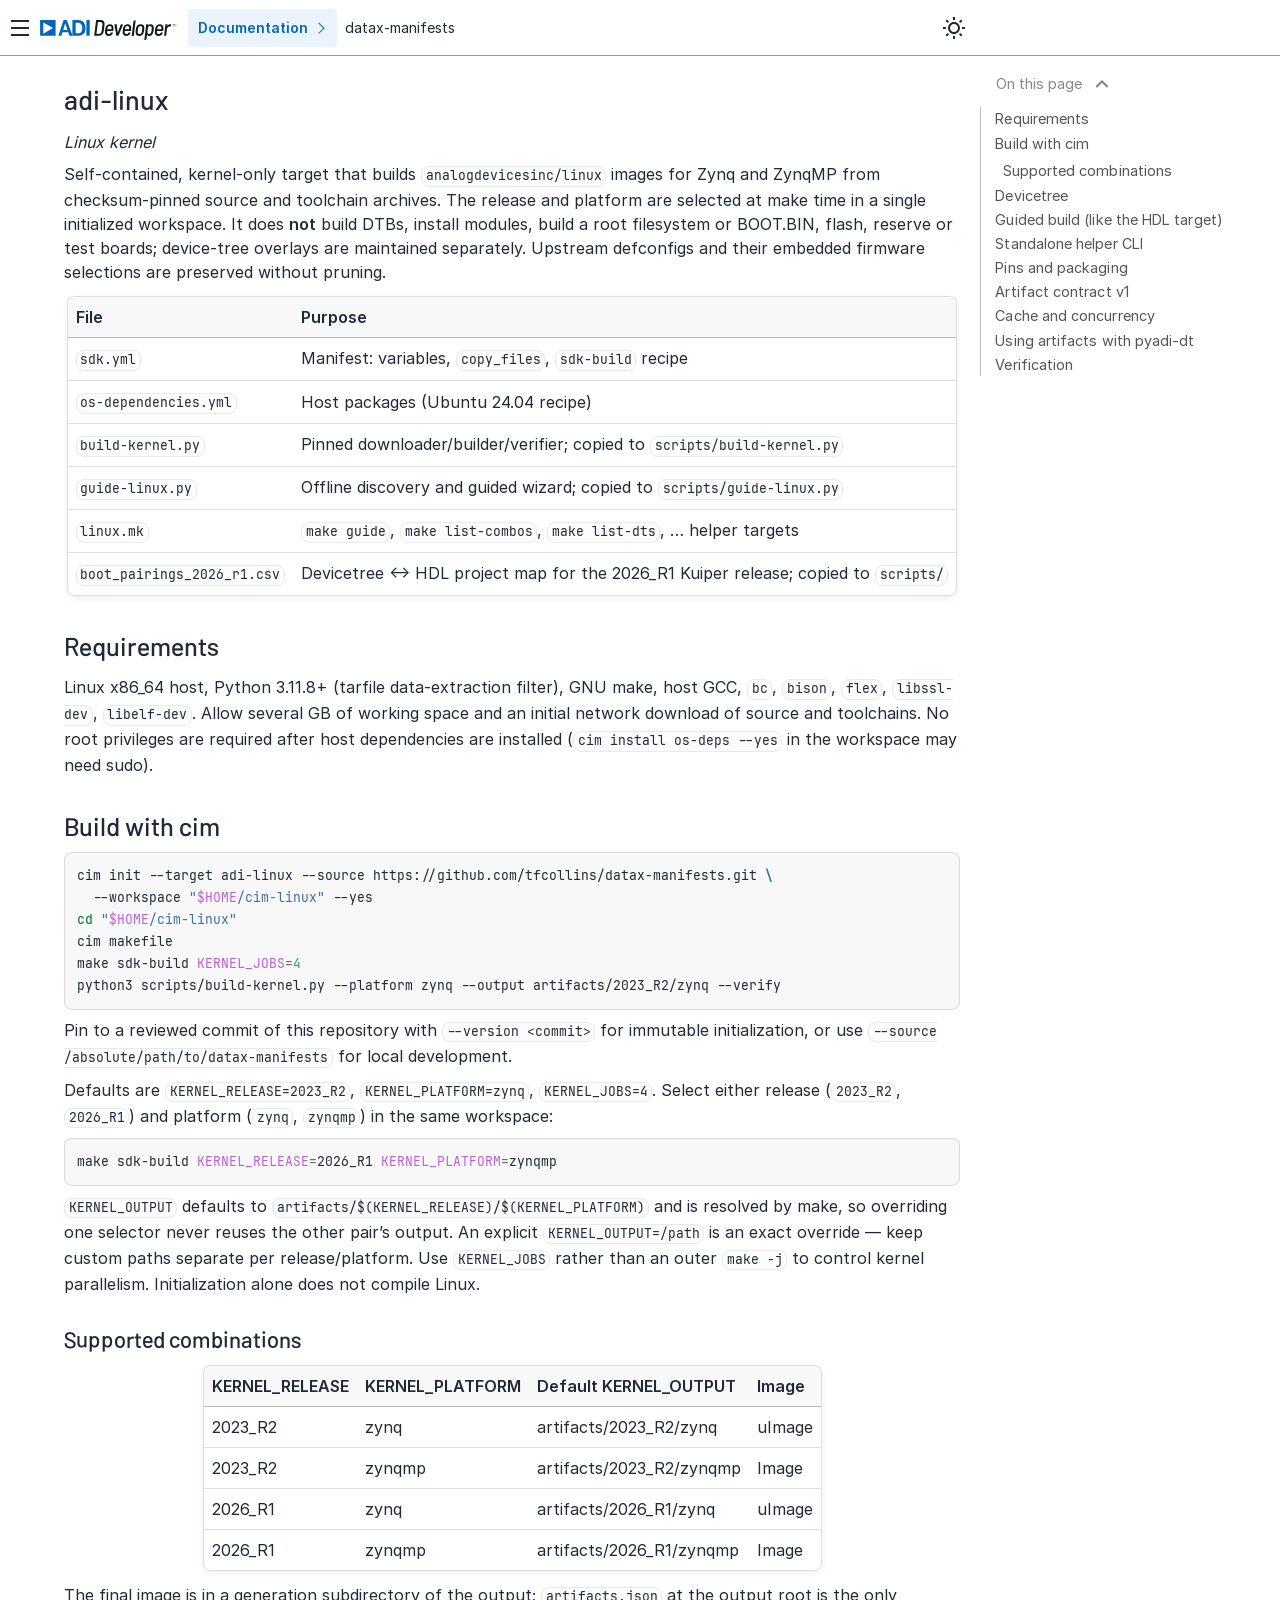
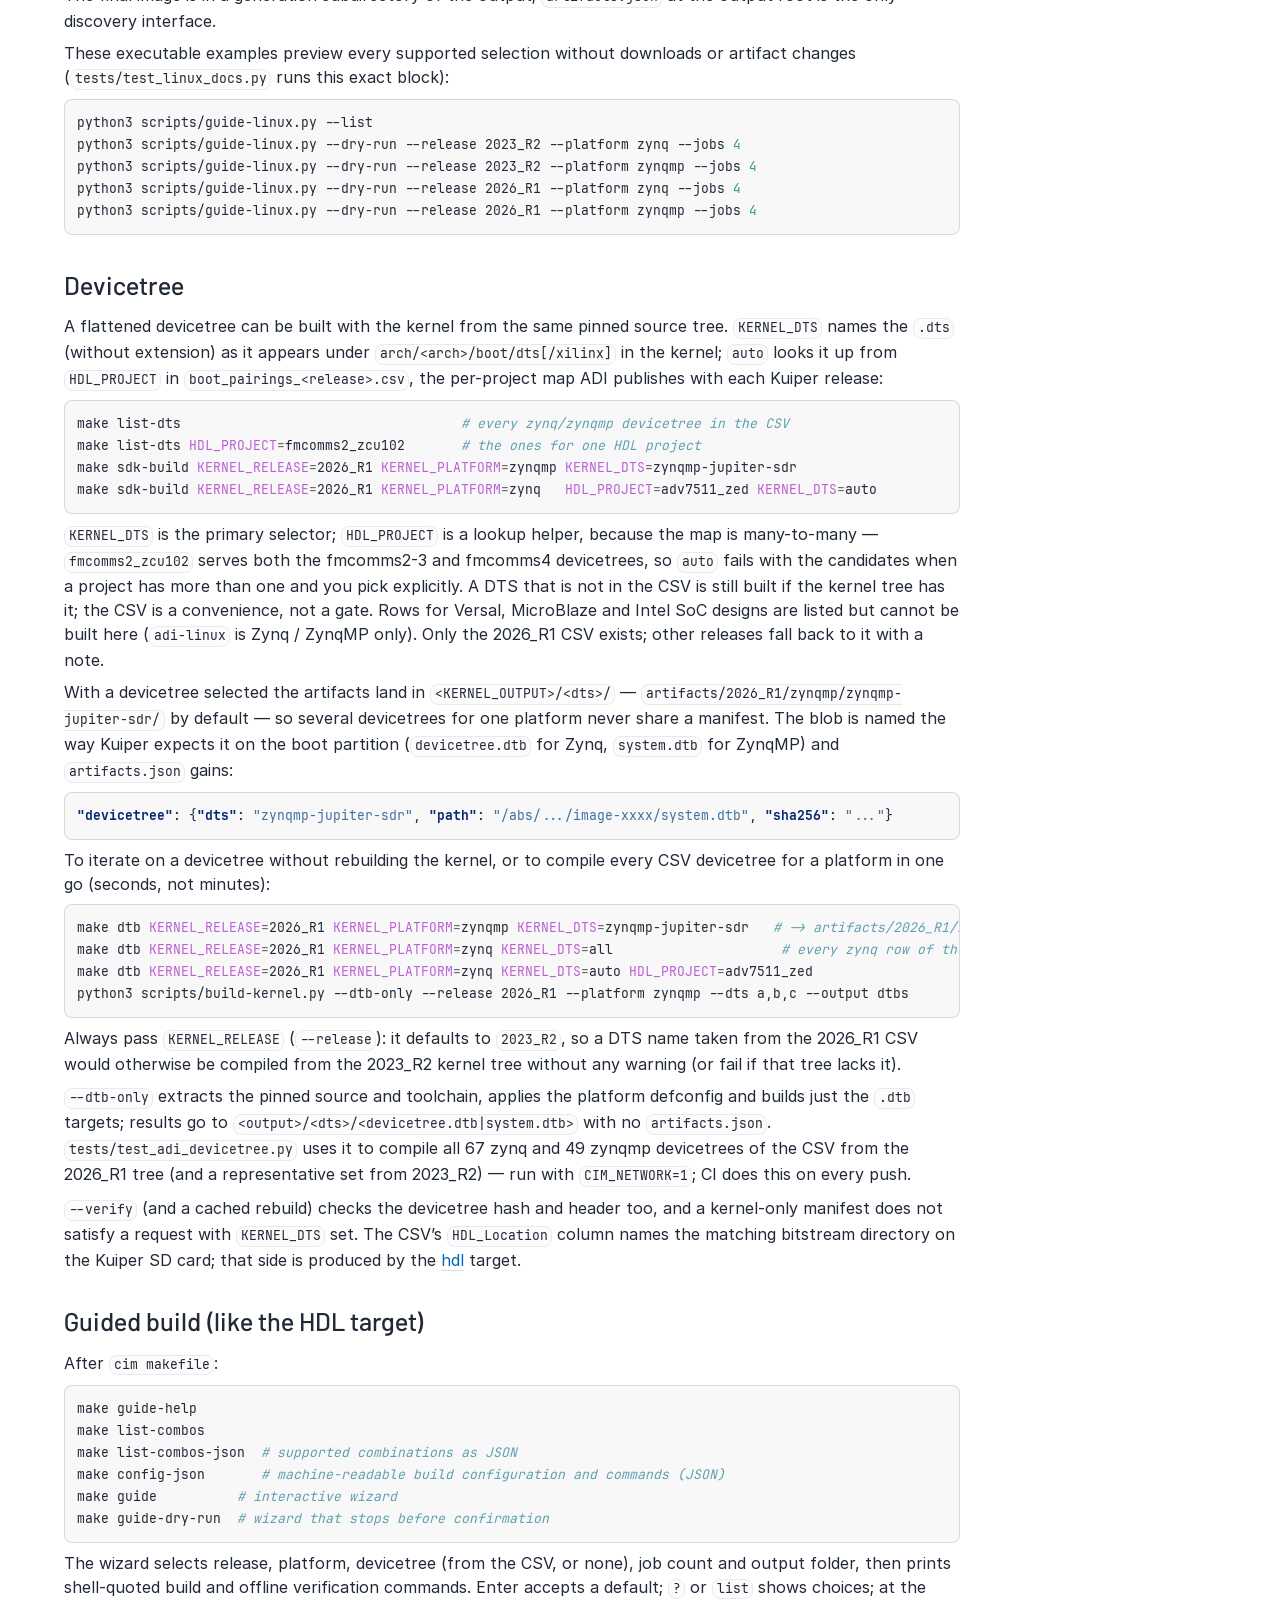
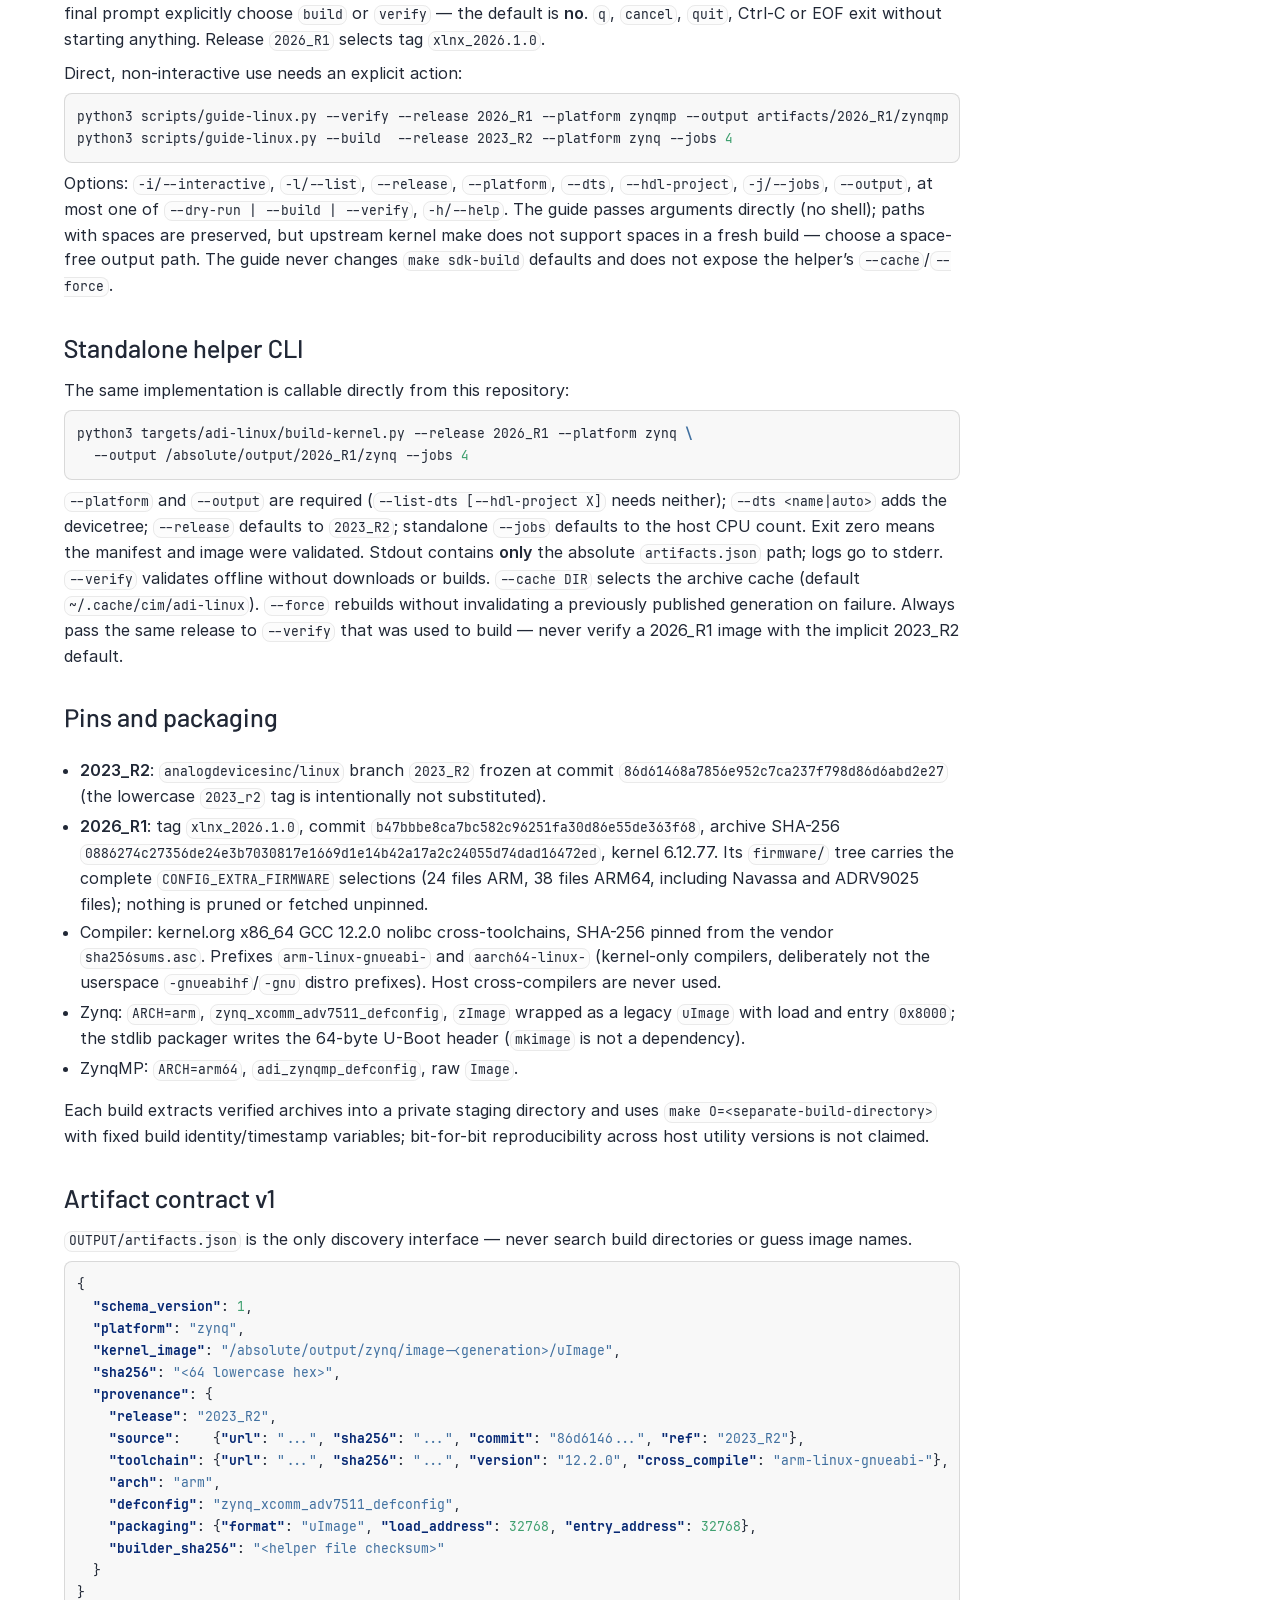
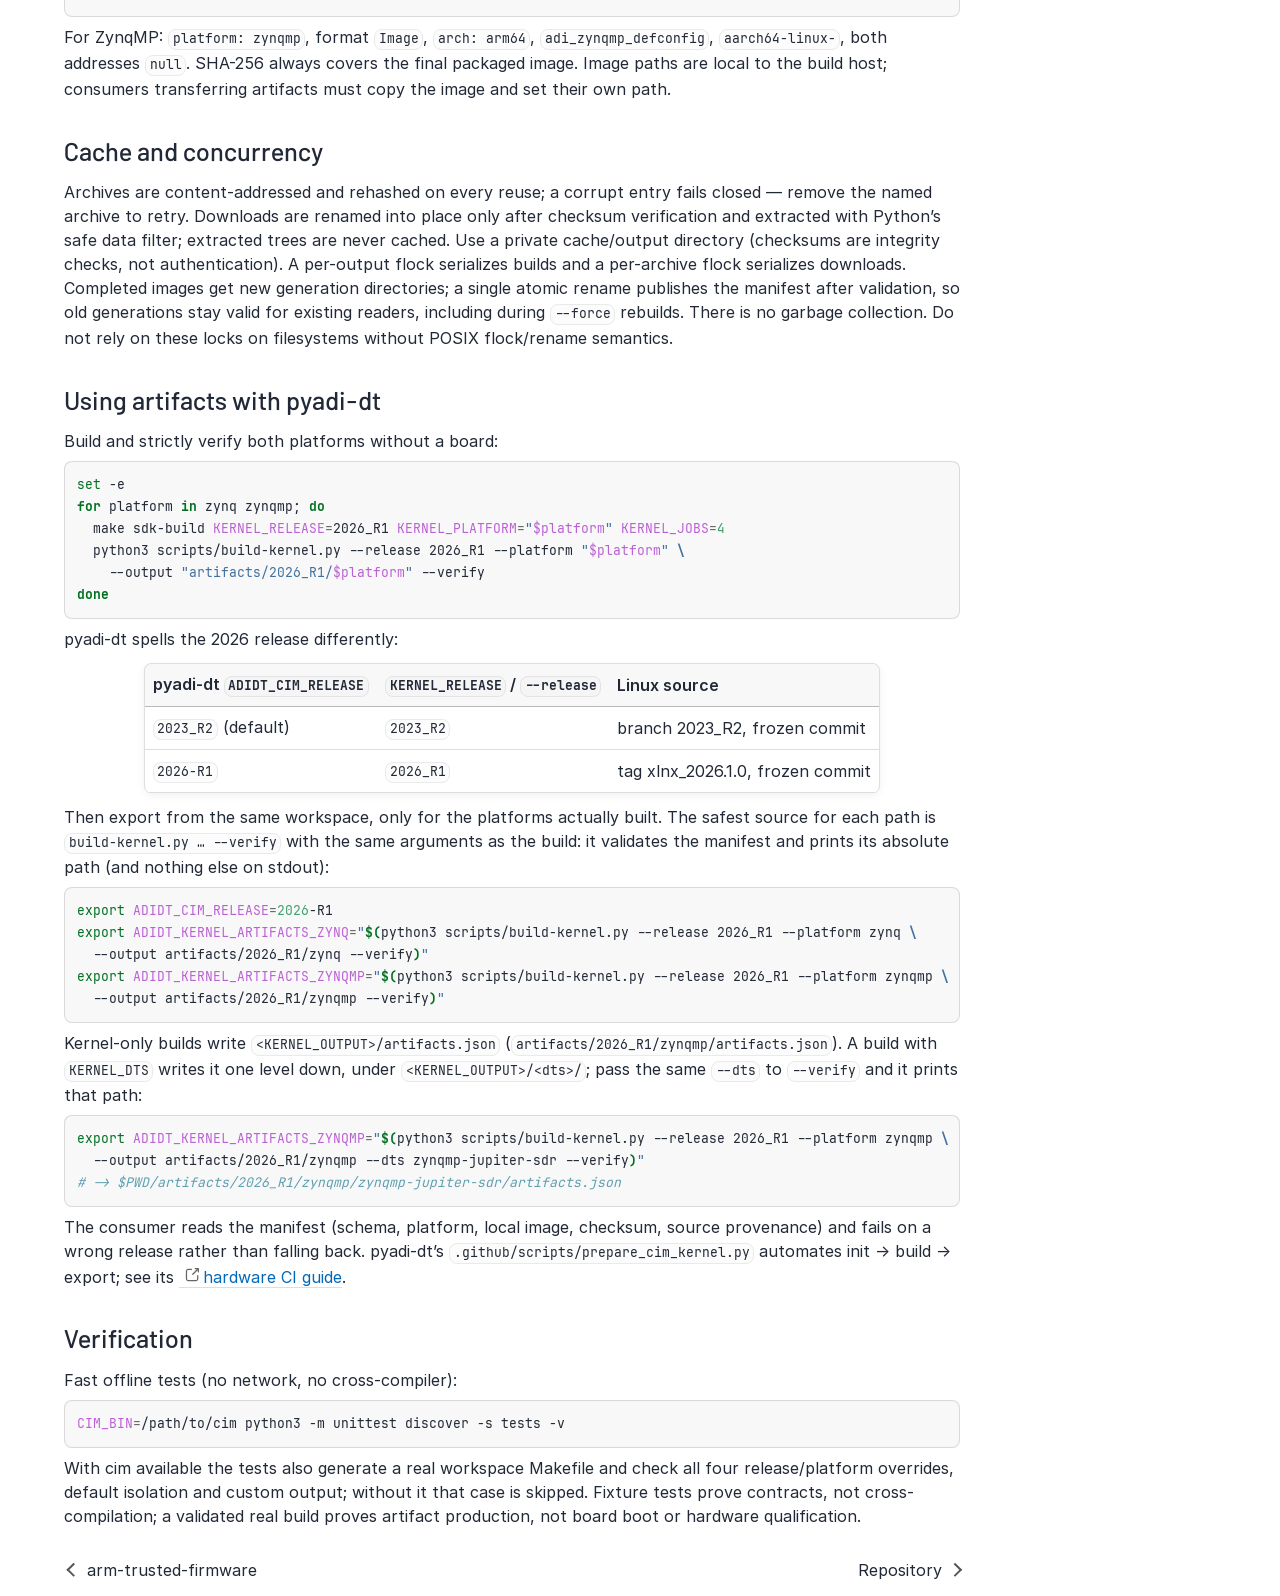
<file: targets/adi-linux.html>
<!DOCTYPE html>

<html lang="en" data-content_root="../">
  <head>
    <meta charset="utf-8" />
    <meta name="viewport" content="width=device-width, initial-scale=1.0" /><meta name="viewport" content="width=device-width, initial-scale=1" />
<meta content="Linux kernel" name="description" />

    <title>adi-linux &#8212; datax-manifests main documentation</title>
    <link rel="stylesheet" type="text/css" href="../_static/pygments.css?v=8e8a900e" />
    <link rel="stylesheet" type="text/css" href="../_static/app.min.css?v=7db40558" />
    <link rel="stylesheet" type="text/css" href="../_static/css/diagrams.css?v=f154b667" />
    <script async="async" src="../_static/app.umd.js?v=2fe15c61"></script>
    <link rel="index" title="Index" href="../genindex.html" />
    <link rel="search" title="Search" href="../search.html" />
    <link rel="next" title="Repository" href="../repository.html" />
    <link rel="prev" title="arm-trusted-firmware" href="arm-trusted-firmware.html" />
   
  
  
  
  <meta name="repository" content="datax-manifests">
  <meta name="version" content="main">
  
    <meta name="page_source_suffix" content=".md">
  
  
  


<style>
  body {
    
  }

  body.dark {
    
  }

  @media (prefers-color-scheme: dark) {
    body:not(.light) {
      
    }
  }
</style>
  </head>
  
    <body>
  
  <input type="checkbox" id="input-show-toc">
  <input type="checkbox" id="input-show-localtoc">
  <input type="checkbox" id="input-show-repotoc">

  
  <div class="search-area">
    <form action="" method="get">
      <input type="text" name="q" aria-labelledby="search-documentation" value="" autocomplete="off" autocorrect="off" autocapitalize="off" spellcheck="false" role="search" placeholder="Search"/>
      <button class="icon"></button>
    </form>
  </div>
  

  <header>
    <div id="left">
      <label id="show-sidebar" class="icon" for="input-show-toc" title="Show/hide index"></label>
    </div>
    <div id="right">
      <span>
        <a id="logo-org" href="https://developer.analog.com/" aria-label="Analog Devices Inc. landing page"></a>
        <div class="vertical-divider"></div>
        
        <label id="show-repotoc" for="input-show-repotoc" title="Show/hide docs">Documentation</label>
        
        <a id="logo" href="../index.html">
          <div>datax-manifests</div>
        </a>
      </span>
      <span class="reverse">
        <label id="show-localtoc" class="icon" for="input-show-localtoc" title="Show/hide contents"></label>
      </span>
    </div>
  </header>


  <div class="repotoc-tree overlay">
    <root/>

  </div>
    <div class="localtoc">
      <div class="tocwrapper">
        <div class="header localtoc-header">
          <a id="scroll-up" href="#top-anchor" title="Back to top"></a>
        </div>
        <nav>
          <ul>
<li><a class="reference internal" href="#">adi-linux</a><ul>
<li><a class="reference internal" href="#requirements">Requirements</a></li>
<li><a class="reference internal" href="#build-with-cim">Build with cim</a><ul>
<li><a class="reference internal" href="#supported-combinations">Supported combinations</a></li>
</ul>
</li>
<li><a class="reference internal" href="#devicetree">Devicetree</a></li>
<li><a class="reference internal" href="#guided-build-like-the-hdl-target">Guided build (like the HDL target)</a></li>
<li><a class="reference internal" href="#standalone-helper-cli">Standalone helper CLI</a></li>
<li><a class="reference internal" href="#pins-and-packaging">Pins and packaging</a></li>
<li><a class="reference internal" href="#artifact-contract-v1">Artifact contract v1</a></li>
<li><a class="reference internal" href="#cache-and-concurrency">Cache and concurrency</a></li>
<li><a class="reference internal" href="#using-artifacts-with-pyadi-dt">Using artifacts with pyadi-dt</a></li>
<li><a class="reference internal" href="#verification">Verification</a></li>
</ul>
</li>
</ul>

        </nav>
      </div>
    </div>

  
      <div class="sphinxsidebar" role="navigation" aria-label="Main">
        <div class="sphinxsidebarwrapper">
    <a id="no-logo" href="../index.html">
      datax-manifests
    </a><input id="input-switch-toc" type="checkbox">
<label id="show-repotoc" for="input-switch-toc">
All content
</label>
<label id="show-toc" for="input-switch-toc">
Content on this topic
</label>
<div class="repotoc-tree">
  <root/>

</div>
<div class="toc-tree">
  <ul>
<li class="toctree-l1"><a class="reference internal" href="../introduction.html">Introduction</a></li>
</ul>

<p class="caption" role="heading">
  <span class="caption-text">Tutorials</span>
</p>

<ul>
<li class="toctree-l1"><a class="reference internal" href="../tutorials/fmcomms2-zed-boot-bin.html">FMCOMMS2 + BOOT.BIN</a></li>
<li class="toctree-l1"><a class="reference internal" href="../tutorials/jupiter-sdr-from-source.html">Jupiter from source</a></li>
<li class="toctree-l1"><a class="reference internal" href="../tutorials/switching-releases.html">Switching releases</a></li>
<li class="toctree-l1"><a class="reference internal" href="../tutorials/kernel-for-pyadi-dt.html">Kernel for pyadi-dt</a></li>
</ul>

<p class="caption" role="heading">
  <span class="caption-text">Targets</span>
</p>

<ul class="current">
<li class="toctree-l1"><a class="reference internal" href="hdl.html">hdl</a></li>
<li class="toctree-l1"><a class="reference internal" href="hdl-boot.html">hdl-boot</a></li>
<li class="toctree-l1"><a class="reference internal" href="u-boot-xlnx.html">u-boot-xlnx</a></li>
<li class="toctree-l1"><a class="reference internal" href="arm-trusted-firmware.html">arm-trusted-firmware</a></li>
<li class="toctree-l1 current"><a class="current reference internal" href="#">adi-linux</a></li>
</ul>

<ul>
<li class="toctree-l1"><a class="reference internal" href="../repository.html">Repository</a></li>
</ul>


</div>
        </div>
      </div>

  <div class="document">
      <div class="documentwrapper">
        <div class="bodywrapper" id="top-anchor">
          <div class="body-header">
  <nav class="breadcrumb empty"><ol></ol></nav>
</div>
          <div class="body" role="main">
            
  <section id="adi-linux">
<h1>adi-linux<a class="headerlink" href="#adi-linux" title="Link to this heading"></a></h1>
<p><em>Linux kernel</em></p>
<p>Self-contained, kernel-only target that builds <code class="docutils literal notranslate"><span class="pre">analogdevicesinc/linux</span></code> images
for Zynq and ZynqMP from checksum-pinned source and toolchain archives. The
release and platform are selected at make time in a single initialized
workspace. It does <strong>not</strong> build DTBs, install modules, build a root filesystem
or BOOT.BIN, flash, reserve or test boards; device-tree overlays are maintained
separately. Upstream defconfigs and their embedded firmware selections are
preserved without pruning.</p>
<div class="table-wrapper colwidths-auto docutils container">
<table class="docutils align-default">
<thead>
<tr class="row-odd"><th class="head"><p>File</p></th>
<th class="head"><p>Purpose</p></th>
</tr>
</thead>
<tbody>
<tr class="row-even"><td><p><code class="docutils literal notranslate"><span class="pre">sdk.yml</span></code></p></td>
<td><p>Manifest: variables, <code class="docutils literal notranslate"><span class="pre">copy_files</span></code>, <code class="docutils literal notranslate"><span class="pre">sdk-build</span></code> recipe</p></td>
</tr>
<tr class="row-odd"><td><p><code class="docutils literal notranslate"><span class="pre">os-dependencies.yml</span></code></p></td>
<td><p>Host packages (Ubuntu 24.04 recipe)</p></td>
</tr>
<tr class="row-even"><td><p><code class="docutils literal notranslate"><span class="pre">build-kernel.py</span></code></p></td>
<td><p>Pinned downloader/builder/verifier; copied to <code class="docutils literal notranslate"><span class="pre">scripts/build-kernel.py</span></code></p></td>
</tr>
<tr class="row-odd"><td><p><code class="docutils literal notranslate"><span class="pre">guide-linux.py</span></code></p></td>
<td><p>Offline discovery and guided wizard; copied to <code class="docutils literal notranslate"><span class="pre">scripts/guide-linux.py</span></code></p></td>
</tr>
<tr class="row-even"><td><p><code class="docutils literal notranslate"><span class="pre">linux.mk</span></code></p></td>
<td><p><code class="docutils literal notranslate"><span class="pre">make</span> <span class="pre">guide</span></code>, <code class="docutils literal notranslate"><span class="pre">make</span> <span class="pre">list-combos</span></code>, <code class="docutils literal notranslate"><span class="pre">make</span> <span class="pre">list-dts</span></code>, … helper targets</p></td>
</tr>
<tr class="row-odd"><td><p><code class="docutils literal notranslate"><span class="pre">boot_pairings_2026_r1.csv</span></code></p></td>
<td><p>Devicetree ↔ HDL project map for the 2026_R1 Kuiper release; copied to <code class="docutils literal notranslate"><span class="pre">scripts/</span></code></p></td>
</tr>
</tbody>
</table>
</div>
<section id="requirements">
<h2>Requirements<a class="headerlink" href="#requirements" title="Link to this heading"></a></h2>
<p>Linux x86_64 host, Python 3.11.8+ (tarfile data-extraction filter), GNU make,
host GCC, <code class="docutils literal notranslate"><span class="pre">bc</span></code>, <code class="docutils literal notranslate"><span class="pre">bison</span></code>, <code class="docutils literal notranslate"><span class="pre">flex</span></code>, <code class="docutils literal notranslate"><span class="pre">libssl-dev</span></code>, <code class="docutils literal notranslate"><span class="pre">libelf-dev</span></code>. Allow several GB
of working space and an initial network download of source and toolchains.
No root privileges are required after host dependencies are installed
(<code class="docutils literal notranslate"><span class="pre">cim</span> <span class="pre">install</span> <span class="pre">os-deps</span> <span class="pre">--yes</span></code> in the workspace may need sudo).</p>
</section>
<section id="build-with-cim">
<h2>Build with cim<a class="headerlink" href="#build-with-cim" title="Link to this heading"></a></h2>
<div class="highlight-bash notranslate"><div class="highlight"><pre><span></span>cim<span class="w"> </span>init<span class="w"> </span>--target<span class="w"> </span>adi-linux<span class="w"> </span>--source<span class="w"> </span>https://github.com/tfcollins/datax-manifests.git<span class="w"> </span><span class="se">\</span>
<span class="w">  </span>--workspace<span class="w"> </span><span class="s2">"</span><span class="nv">$HOME</span><span class="s2">/cim-linux"</span><span class="w"> </span>--yes
<span class="nb">cd</span><span class="w"> </span><span class="s2">"</span><span class="nv">$HOME</span><span class="s2">/cim-linux"</span>
cim<span class="w"> </span>makefile
make<span class="w"> </span>sdk-build<span class="w"> </span><span class="nv">KERNEL_JOBS</span><span class="o">=</span><span class="m">4</span>
python3<span class="w"> </span>scripts/build-kernel.py<span class="w"> </span>--platform<span class="w"> </span>zynq<span class="w"> </span>--output<span class="w"> </span>artifacts/2023_R2/zynq<span class="w"> </span>--verify
</pre></div>
</div>
<p>Pin to a reviewed commit of this repository with <code class="docutils literal notranslate"><span class="pre">--version</span> <span class="pre">&lt;commit&gt;</span></code> for
immutable initialization, or use <code class="docutils literal notranslate"><span class="pre">--source</span> <span class="pre">/absolute/path/to/datax-manifests</span></code>
for local development.</p>
<p>Defaults are <code class="docutils literal notranslate"><span class="pre">KERNEL_RELEASE=2023_R2</span></code>, <code class="docutils literal notranslate"><span class="pre">KERNEL_PLATFORM=zynq</span></code>, <code class="docutils literal notranslate"><span class="pre">KERNEL_JOBS=4</span></code>.
Select either release (<code class="docutils literal notranslate"><span class="pre">2023_R2</span></code>, <code class="docutils literal notranslate"><span class="pre">2026_R1</span></code>) and platform (<code class="docutils literal notranslate"><span class="pre">zynq</span></code>, <code class="docutils literal notranslate"><span class="pre">zynqmp</span></code>)
in the same workspace:</p>
<div class="highlight-bash notranslate"><div class="highlight"><pre><span></span>make<span class="w"> </span>sdk-build<span class="w"> </span><span class="nv">KERNEL_RELEASE</span><span class="o">=</span>2026_R1<span class="w"> </span><span class="nv">KERNEL_PLATFORM</span><span class="o">=</span>zynqmp
</pre></div>
</div>
<p><code class="docutils literal notranslate"><span class="pre">KERNEL_OUTPUT</span></code> defaults to <code class="docutils literal notranslate"><span class="pre">artifacts/$(KERNEL_RELEASE)/$(KERNEL_PLATFORM)</span></code>
and is resolved by make, so overriding one selector never reuses the other
pair’s output. An explicit <code class="docutils literal notranslate"><span class="pre">KERNEL_OUTPUT=/path</span></code> is an exact override — keep
custom paths separate per release/platform. Use <code class="docutils literal notranslate"><span class="pre">KERNEL_JOBS</span></code> rather than an
outer <code class="docutils literal notranslate"><span class="pre">make</span> <span class="pre">-j</span></code> to control kernel parallelism. Initialization alone does not
compile Linux.</p>
<section id="supported-combinations">
<h3>Supported combinations<a class="headerlink" href="#supported-combinations" title="Link to this heading"></a></h3>
<div class="table-wrapper colwidths-auto docutils container">
<table class="docutils align-default">
<thead>
<tr class="row-odd"><th class="head"><p>KERNEL_RELEASE</p></th>
<th class="head"><p>KERNEL_PLATFORM</p></th>
<th class="head"><p>Default KERNEL_OUTPUT</p></th>
<th class="head"><p>Image</p></th>
</tr>
</thead>
<tbody>
<tr class="row-even"><td><p>2023_R2</p></td>
<td><p>zynq</p></td>
<td><p>artifacts/2023_R2/zynq</p></td>
<td><p>uImage</p></td>
</tr>
<tr class="row-odd"><td><p>2023_R2</p></td>
<td><p>zynqmp</p></td>
<td><p>artifacts/2023_R2/zynqmp</p></td>
<td><p>Image</p></td>
</tr>
<tr class="row-even"><td><p>2026_R1</p></td>
<td><p>zynq</p></td>
<td><p>artifacts/2026_R1/zynq</p></td>
<td><p>uImage</p></td>
</tr>
<tr class="row-odd"><td><p>2026_R1</p></td>
<td><p>zynqmp</p></td>
<td><p>artifacts/2026_R1/zynqmp</p></td>
<td><p>Image</p></td>
</tr>
</tbody>
</table>
</div>
<p>The final image is in a generation subdirectory of the output; <code class="docutils literal notranslate"><span class="pre">artifacts.json</span></code>
at the output root is the only discovery interface.</p>
<p>These executable examples preview every supported selection without downloads
or artifact changes (<code class="docutils literal notranslate"><span class="pre">tests/test_linux_docs.py</span></code> runs this exact block):</p>
<!-- linux-offline-examples -->
<div class="highlight-bash notranslate"><div class="highlight"><pre><span></span>python3<span class="w"> </span>scripts/guide-linux.py<span class="w"> </span>--list
python3<span class="w"> </span>scripts/guide-linux.py<span class="w"> </span>--dry-run<span class="w"> </span>--release<span class="w"> </span>2023_R2<span class="w"> </span>--platform<span class="w"> </span>zynq<span class="w"> </span>--jobs<span class="w"> </span><span class="m">4</span>
python3<span class="w"> </span>scripts/guide-linux.py<span class="w"> </span>--dry-run<span class="w"> </span>--release<span class="w"> </span>2023_R2<span class="w"> </span>--platform<span class="w"> </span>zynqmp<span class="w"> </span>--jobs<span class="w"> </span><span class="m">4</span>
python3<span class="w"> </span>scripts/guide-linux.py<span class="w"> </span>--dry-run<span class="w"> </span>--release<span class="w"> </span>2026_R1<span class="w"> </span>--platform<span class="w"> </span>zynq<span class="w"> </span>--jobs<span class="w"> </span><span class="m">4</span>
python3<span class="w"> </span>scripts/guide-linux.py<span class="w"> </span>--dry-run<span class="w"> </span>--release<span class="w"> </span>2026_R1<span class="w"> </span>--platform<span class="w"> </span>zynqmp<span class="w"> </span>--jobs<span class="w"> </span><span class="m">4</span>
</pre></div>
</div>
</section>
</section>
<section id="devicetree">
<h2>Devicetree<a class="headerlink" href="#devicetree" title="Link to this heading"></a></h2>
<p>A flattened devicetree can be built with the kernel from the same pinned
source tree. <code class="docutils literal notranslate"><span class="pre">KERNEL_DTS</span></code> names the <code class="docutils literal notranslate"><span class="pre">.dts</span></code> (without extension) as it appears
under <code class="docutils literal notranslate"><span class="pre">arch/&lt;arch&gt;/boot/dts[/xilinx]</span></code> in the kernel; <code class="docutils literal notranslate"><span class="pre">auto</span></code> looks it up from
<code class="docutils literal notranslate"><span class="pre">HDL_PROJECT</span></code> in <code class="docutils literal notranslate"><span class="pre">boot_pairings_&lt;release&gt;.csv</span></code>, the per-project map ADI
publishes with each Kuiper release:</p>
<div class="highlight-bash notranslate"><div class="highlight"><pre><span></span>make<span class="w"> </span>list-dts<span class="w">                                   </span><span class="c1"># every zynq/zynqmp devicetree in the CSV</span>
make<span class="w"> </span>list-dts<span class="w"> </span><span class="nv">HDL_PROJECT</span><span class="o">=</span>fmcomms2_zcu102<span class="w">       </span><span class="c1"># the ones for one HDL project</span>
make<span class="w"> </span>sdk-build<span class="w"> </span><span class="nv">KERNEL_RELEASE</span><span class="o">=</span>2026_R1<span class="w"> </span><span class="nv">KERNEL_PLATFORM</span><span class="o">=</span>zynqmp<span class="w"> </span><span class="nv">KERNEL_DTS</span><span class="o">=</span>zynqmp-jupiter-sdr
make<span class="w"> </span>sdk-build<span class="w"> </span><span class="nv">KERNEL_RELEASE</span><span class="o">=</span>2026_R1<span class="w"> </span><span class="nv">KERNEL_PLATFORM</span><span class="o">=</span>zynq<span class="w">   </span><span class="nv">HDL_PROJECT</span><span class="o">=</span>adv7511_zed<span class="w"> </span><span class="nv">KERNEL_DTS</span><span class="o">=</span>auto
</pre></div>
</div>
<p><code class="docutils literal notranslate"><span class="pre">KERNEL_DTS</span></code> is the primary selector; <code class="docutils literal notranslate"><span class="pre">HDL_PROJECT</span></code> is a lookup helper, because
the map is many-to-many — <code class="docutils literal notranslate"><span class="pre">fmcomms2_zcu102</span></code> serves both the fmcomms2-3 and
fmcomms4 devicetrees, so <code class="docutils literal notranslate"><span class="pre">auto</span></code> fails with the candidates when a project has
more than one and you pick explicitly. A DTS that is not in the CSV is still
built if the kernel tree has it; the CSV is a convenience, not a gate. Rows
for Versal, MicroBlaze and Intel SoC designs are listed but cannot be built
here (<code class="docutils literal notranslate"><span class="pre">adi-linux</span></code> is Zynq / ZynqMP only). Only the 2026_R1 CSV exists; other
releases fall back to it with a note.</p>
<p>With a devicetree selected the artifacts land in
<code class="docutils literal notranslate"><span class="pre">&lt;KERNEL_OUTPUT&gt;/&lt;dts&gt;/</span></code> — <code class="docutils literal notranslate"><span class="pre">artifacts/2026_R1/zynqmp/zynqmp-jupiter-sdr/</span></code> by
default — so several devicetrees for one platform never share a manifest.
The blob is named the way Kuiper expects it on the boot partition
(<code class="docutils literal notranslate"><span class="pre">devicetree.dtb</span></code> for Zynq, <code class="docutils literal notranslate"><span class="pre">system.dtb</span></code> for ZynqMP) and <code class="docutils literal notranslate"><span class="pre">artifacts.json</span></code>
gains:</p>
<div class="highlight-json notranslate"><div class="highlight"><pre><span></span><span class="nt">"devicetree"</span><span class="p">:</span><span class="w"> </span><span class="p">{</span><span class="nt">"dts"</span><span class="p">:</span><span class="w"> </span><span class="s2">"zynqmp-jupiter-sdr"</span><span class="p">,</span><span class="w"> </span><span class="nt">"path"</span><span class="p">:</span><span class="w"> </span><span class="s2">"/abs/.../image-xxxx/system.dtb"</span><span class="p">,</span><span class="w"> </span><span class="nt">"sha256"</span><span class="p">:</span><span class="w"> </span><span class="s2">"..."</span><span class="p">}</span>
</pre></div>
</div>
<p>To iterate on a devicetree without rebuilding the kernel, or to compile every
CSV devicetree for a platform in one go (seconds, not minutes):</p>
<div class="highlight-bash notranslate"><div class="highlight"><pre><span></span>make<span class="w"> </span>dtb<span class="w"> </span><span class="nv">KERNEL_RELEASE</span><span class="o">=</span>2026_R1<span class="w"> </span><span class="nv">KERNEL_PLATFORM</span><span class="o">=</span>zynqmp<span class="w"> </span><span class="nv">KERNEL_DTS</span><span class="o">=</span>zynqmp-jupiter-sdr<span class="w">   </span><span class="c1"># -&gt; artifacts/2026_R1/zynqmp/zynqmp-jupiter-sdr/system.dtb</span>
make<span class="w"> </span>dtb<span class="w"> </span><span class="nv">KERNEL_RELEASE</span><span class="o">=</span>2026_R1<span class="w"> </span><span class="nv">KERNEL_PLATFORM</span><span class="o">=</span>zynq<span class="w"> </span><span class="nv">KERNEL_DTS</span><span class="o">=</span>all<span class="w">                     </span><span class="c1"># every zynq row of the CSV</span>
make<span class="w"> </span>dtb<span class="w"> </span><span class="nv">KERNEL_RELEASE</span><span class="o">=</span>2026_R1<span class="w"> </span><span class="nv">KERNEL_PLATFORM</span><span class="o">=</span>zynq<span class="w"> </span><span class="nv">KERNEL_DTS</span><span class="o">=</span>auto<span class="w"> </span><span class="nv">HDL_PROJECT</span><span class="o">=</span>adv7511_zed
python3<span class="w"> </span>scripts/build-kernel.py<span class="w"> </span>--dtb-only<span class="w"> </span>--release<span class="w"> </span>2026_R1<span class="w"> </span>--platform<span class="w"> </span>zynqmp<span class="w"> </span>--dts<span class="w"> </span>a,b,c<span class="w"> </span>--output<span class="w"> </span>dtbs
</pre></div>
</div>
<p>Always pass <code class="docutils literal notranslate"><span class="pre">KERNEL_RELEASE</span></code> (<code class="docutils literal notranslate"><span class="pre">--release</span></code>): it defaults to <code class="docutils literal notranslate"><span class="pre">2023_R2</span></code>, so a DTS
name taken from the 2026_R1 CSV would otherwise be compiled from the 2023_R2
kernel tree without any warning (or fail if that tree lacks it).</p>
<p><code class="docutils literal notranslate"><span class="pre">--dtb-only</span></code> extracts the pinned source and toolchain, applies the platform
defconfig and builds just the <code class="docutils literal notranslate"><span class="pre">.dtb</span></code> targets; results go to
<code class="docutils literal notranslate"><span class="pre">&lt;output&gt;/&lt;dts&gt;/&lt;devicetree.dtb|system.dtb&gt;</span></code> with no <code class="docutils literal notranslate"><span class="pre">artifacts.json</span></code>.
<code class="docutils literal notranslate"><span class="pre">tests/test_adi_devicetree.py</span></code> uses it to compile all 67 zynq and 49 zynqmp
devicetrees of the CSV from the 2026_R1 tree (and a representative set from
2023_R2) — run with <code class="docutils literal notranslate"><span class="pre">CIM_NETWORK=1</span></code>; CI does this on every push.</p>
<p><code class="docutils literal notranslate"><span class="pre">--verify</span></code> (and a cached rebuild) checks the devicetree hash and header too,
and a kernel-only manifest does not satisfy a request with <code class="docutils literal notranslate"><span class="pre">KERNEL_DTS</span></code> set.
The CSV’s <code class="docutils literal notranslate"><span class="pre">HDL_Location</span></code> column names the matching bitstream directory on the
Kuiper SD card; that side is produced by the <a class="reference internal" href="hdl.html"><span class="doc">hdl</span></a> target.</p>
</section>
<section id="guided-build-like-the-hdl-target">
<h2>Guided build (like the HDL target)<a class="headerlink" href="#guided-build-like-the-hdl-target" title="Link to this heading"></a></h2>
<p>After <code class="docutils literal notranslate"><span class="pre">cim</span> <span class="pre">makefile</span></code>:</p>
<div class="highlight-bash notranslate"><div class="highlight"><pre><span></span>make<span class="w"> </span>guide-help
make<span class="w"> </span>list-combos
make<span class="w"> </span>list-combos-json<span class="w">  </span><span class="c1"># supported combinations as JSON</span>
make<span class="w"> </span>config-json<span class="w">       </span><span class="c1"># machine-readable build configuration and commands (JSON)</span>
make<span class="w"> </span>guide<span class="w">          </span><span class="c1"># interactive wizard</span>
make<span class="w"> </span>guide-dry-run<span class="w">  </span><span class="c1"># wizard that stops before confirmation</span>
</pre></div>
</div>
<p>The wizard selects release, platform, devicetree (from the CSV, or none), job
count and output folder, then prints
shell-quoted build and offline verification commands. Enter accepts a default;
<code class="docutils literal notranslate"><span class="pre">?</span></code> or <code class="docutils literal notranslate"><span class="pre">list</span></code> shows choices; at the final prompt explicitly choose <code class="docutils literal notranslate"><span class="pre">build</span></code> or
<code class="docutils literal notranslate"><span class="pre">verify</span></code> — the default is <strong>no</strong>. <code class="docutils literal notranslate"><span class="pre">q</span></code>, <code class="docutils literal notranslate"><span class="pre">cancel</span></code>, <code class="docutils literal notranslate"><span class="pre">quit</span></code>, Ctrl-C or EOF exit
without starting anything. Release <code class="docutils literal notranslate"><span class="pre">2026_R1</span></code> selects tag <code class="docutils literal notranslate"><span class="pre">xlnx_2026.1.0</span></code>.</p>
<p>Direct, non-interactive use needs an explicit action:</p>
<div class="highlight-bash notranslate"><div class="highlight"><pre><span></span>python3<span class="w"> </span>scripts/guide-linux.py<span class="w"> </span>--verify<span class="w"> </span>--release<span class="w"> </span>2026_R1<span class="w"> </span>--platform<span class="w"> </span>zynqmp<span class="w"> </span>--output<span class="w"> </span>artifacts/2026_R1/zynqmp
python3<span class="w"> </span>scripts/guide-linux.py<span class="w"> </span>--build<span class="w">  </span>--release<span class="w"> </span>2023_R2<span class="w"> </span>--platform<span class="w"> </span>zynq<span class="w"> </span>--jobs<span class="w"> </span><span class="m">4</span>
</pre></div>
</div>
<p>Options: <code class="docutils literal notranslate"><span class="pre">-i/--interactive</span></code>, <code class="docutils literal notranslate"><span class="pre">-l/--list</span></code>, <code class="docutils literal notranslate"><span class="pre">--release</span></code>, <code class="docutils literal notranslate"><span class="pre">--platform</span></code>, <code class="docutils literal notranslate"><span class="pre">--dts</span></code>,
<code class="docutils literal notranslate"><span class="pre">--hdl-project</span></code>, <code class="docutils literal notranslate"><span class="pre">-j/--jobs</span></code>, <code class="docutils literal notranslate"><span class="pre">--output</span></code>, at most one of <code class="docutils literal notranslate"><span class="pre">--dry-run</span> <span class="pre">|</span> <span class="pre">--build</span> <span class="pre">|</span> <span class="pre">--verify</span></code>,
<code class="docutils literal notranslate"><span class="pre">-h/--help</span></code>. The guide passes arguments directly (no shell); paths with spaces
are preserved, but upstream kernel make does not support spaces in a fresh
build — choose a space-free output path. The guide never changes
<code class="docutils literal notranslate"><span class="pre">make</span> <span class="pre">sdk-build</span></code> defaults and does not expose the helper’s <code class="docutils literal notranslate"><span class="pre">--cache</span></code>/<code class="docutils literal notranslate"><span class="pre">--force</span></code>.</p>
</section>
<section id="standalone-helper-cli">
<h2>Standalone helper CLI<a class="headerlink" href="#standalone-helper-cli" title="Link to this heading"></a></h2>
<p>The same implementation is callable directly from this repository:</p>
<div class="highlight-bash notranslate"><div class="highlight"><pre><span></span>python3<span class="w"> </span>targets/adi-linux/build-kernel.py<span class="w"> </span>--release<span class="w"> </span>2026_R1<span class="w"> </span>--platform<span class="w"> </span>zynq<span class="w"> </span><span class="se">\</span>
<span class="w">  </span>--output<span class="w"> </span>/absolute/output/2026_R1/zynq<span class="w"> </span>--jobs<span class="w"> </span><span class="m">4</span>
</pre></div>
</div>
<p><code class="docutils literal notranslate"><span class="pre">--platform</span></code> and <code class="docutils literal notranslate"><span class="pre">--output</span></code> are required (<code class="docutils literal notranslate"><span class="pre">--list-dts</span> <span class="pre">[--hdl-project</span> <span class="pre">X]</span></code>
needs neither); <code class="docutils literal notranslate"><span class="pre">--dts</span> <span class="pre">&lt;name|auto&gt;</span></code> adds the devicetree; <code class="docutils literal notranslate"><span class="pre">--release</span></code> defaults to <code class="docutils literal notranslate"><span class="pre">2023_R2</span></code>;
standalone <code class="docutils literal notranslate"><span class="pre">--jobs</span></code> defaults to the host CPU count. Exit zero means the
manifest and image were validated. Stdout contains <strong>only</strong> the absolute
<code class="docutils literal notranslate"><span class="pre">artifacts.json</span></code> path; logs go to stderr. <code class="docutils literal notranslate"><span class="pre">--verify</span></code> validates offline without
downloads or builds. <code class="docutils literal notranslate"><span class="pre">--cache</span> <span class="pre">DIR</span></code> selects the archive cache (default
<code class="docutils literal notranslate"><span class="pre">~/.cache/cim/adi-linux</span></code>). <code class="docutils literal notranslate"><span class="pre">--force</span></code> rebuilds without invalidating a previously
published generation on failure. Always pass the same release to <code class="docutils literal notranslate"><span class="pre">--verify</span></code>
that was used to build — never verify a 2026_R1 image with the implicit
2023_R2 default.</p>
</section>
<section id="pins-and-packaging">
<h2>Pins and packaging<a class="headerlink" href="#pins-and-packaging" title="Link to this heading"></a></h2>
<ul class="simple">
<li><p><strong>2023_R2</strong>: <code class="docutils literal notranslate"><span class="pre">analogdevicesinc/linux</span></code> branch <code class="docutils literal notranslate"><span class="pre">2023_R2</span></code> frozen at commit
<code class="docutils literal notranslate"><span class="pre">86d61468a7856e952c7ca237f798d86d6abd2e27</span></code> (the lowercase <code class="docutils literal notranslate"><span class="pre">2023_r2</span></code> tag is
intentionally not substituted).</p></li>
<li><p><strong>2026_R1</strong>: tag <code class="docutils literal notranslate"><span class="pre">xlnx_2026.1.0</span></code>, commit
<code class="docutils literal notranslate"><span class="pre">b47bbbe8ca7bc582c96251fa30d86e55de363f68</span></code>, archive SHA-256
<code class="docutils literal notranslate"><span class="pre">0886274c27356de24e3b7030817e1669d1e14b42a17a2c24055d74dad16472ed</span></code>,
kernel 6.12.77. Its <code class="docutils literal notranslate"><span class="pre">firmware/</span></code> tree carries the complete
<code class="docutils literal notranslate"><span class="pre">CONFIG_EXTRA_FIRMWARE</span></code> selections (24 files ARM, 38 files ARM64, including
Navassa and ADRV9025 files); nothing is pruned or fetched unpinned.</p></li>
<li><p>Compiler: kernel.org x86_64 GCC 12.2.0 nolibc cross-toolchains, SHA-256
pinned from the vendor <code class="docutils literal notranslate"><span class="pre">sha256sums.asc</span></code>. Prefixes <code class="docutils literal notranslate"><span class="pre">arm-linux-gnueabi-</span></code> and
<code class="docutils literal notranslate"><span class="pre">aarch64-linux-</span></code> (kernel-only compilers, deliberately not the userspace
<code class="docutils literal notranslate"><span class="pre">-gnueabihf</span></code>/<code class="docutils literal notranslate"><span class="pre">-gnu</span></code> distro prefixes). Host cross-compilers are never used.</p></li>
<li><p>Zynq: <code class="docutils literal notranslate"><span class="pre">ARCH=arm</span></code>, <code class="docutils literal notranslate"><span class="pre">zynq_xcomm_adv7511_defconfig</span></code>, <code class="docutils literal notranslate"><span class="pre">zImage</span></code> wrapped as a
legacy <code class="docutils literal notranslate"><span class="pre">uImage</span></code> with load and entry <code class="docutils literal notranslate"><span class="pre">0x8000</span></code>; the stdlib packager writes the
64-byte U-Boot header (<code class="docutils literal notranslate"><span class="pre">mkimage</span></code> is not a dependency).</p></li>
<li><p>ZynqMP: <code class="docutils literal notranslate"><span class="pre">ARCH=arm64</span></code>, <code class="docutils literal notranslate"><span class="pre">adi_zynqmp_defconfig</span></code>, raw <code class="docutils literal notranslate"><span class="pre">Image</span></code>.</p></li>
</ul>
<p>Each build extracts verified archives into a private staging directory and
uses <code class="docutils literal notranslate"><span class="pre">make</span> <span class="pre">O=&lt;separate-build-directory&gt;</span></code> with fixed build identity/timestamp
variables; bit-for-bit reproducibility across host utility versions is not
claimed.</p>
</section>
<section id="artifact-contract-v1">
<h2>Artifact contract v1<a class="headerlink" href="#artifact-contract-v1" title="Link to this heading"></a></h2>
<p><code class="docutils literal notranslate"><span class="pre">OUTPUT/artifacts.json</span></code> is the only discovery interface — never search build
directories or guess image names.</p>
<div class="highlight-json notranslate"><div class="highlight"><pre><span></span><span class="p">{</span>
<span class="w">  </span><span class="nt">"schema_version"</span><span class="p">:</span><span class="w"> </span><span class="mi">1</span><span class="p">,</span>
<span class="w">  </span><span class="nt">"platform"</span><span class="p">:</span><span class="w"> </span><span class="s2">"zynq"</span><span class="p">,</span>
<span class="w">  </span><span class="nt">"kernel_image"</span><span class="p">:</span><span class="w"> </span><span class="s2">"/absolute/output/zynq/image-&lt;generation&gt;/uImage"</span><span class="p">,</span>
<span class="w">  </span><span class="nt">"sha256"</span><span class="p">:</span><span class="w"> </span><span class="s2">"&lt;64 lowercase hex&gt;"</span><span class="p">,</span>
<span class="w">  </span><span class="nt">"provenance"</span><span class="p">:</span><span class="w"> </span><span class="p">{</span>
<span class="w">    </span><span class="nt">"release"</span><span class="p">:</span><span class="w"> </span><span class="s2">"2023_R2"</span><span class="p">,</span>
<span class="w">    </span><span class="nt">"source"</span><span class="p">:</span><span class="w">    </span><span class="p">{</span><span class="nt">"url"</span><span class="p">:</span><span class="w"> </span><span class="s2">"..."</span><span class="p">,</span><span class="w"> </span><span class="nt">"sha256"</span><span class="p">:</span><span class="w"> </span><span class="s2">"..."</span><span class="p">,</span><span class="w"> </span><span class="nt">"commit"</span><span class="p">:</span><span class="w"> </span><span class="s2">"86d6146..."</span><span class="p">,</span><span class="w"> </span><span class="nt">"ref"</span><span class="p">:</span><span class="w"> </span><span class="s2">"2023_R2"</span><span class="p">},</span>
<span class="w">    </span><span class="nt">"toolchain"</span><span class="p">:</span><span class="w"> </span><span class="p">{</span><span class="nt">"url"</span><span class="p">:</span><span class="w"> </span><span class="s2">"..."</span><span class="p">,</span><span class="w"> </span><span class="nt">"sha256"</span><span class="p">:</span><span class="w"> </span><span class="s2">"..."</span><span class="p">,</span><span class="w"> </span><span class="nt">"version"</span><span class="p">:</span><span class="w"> </span><span class="s2">"12.2.0"</span><span class="p">,</span><span class="w"> </span><span class="nt">"cross_compile"</span><span class="p">:</span><span class="w"> </span><span class="s2">"arm-linux-gnueabi-"</span><span class="p">},</span>
<span class="w">    </span><span class="nt">"arch"</span><span class="p">:</span><span class="w"> </span><span class="s2">"arm"</span><span class="p">,</span>
<span class="w">    </span><span class="nt">"defconfig"</span><span class="p">:</span><span class="w"> </span><span class="s2">"zynq_xcomm_adv7511_defconfig"</span><span class="p">,</span>
<span class="w">    </span><span class="nt">"packaging"</span><span class="p">:</span><span class="w"> </span><span class="p">{</span><span class="nt">"format"</span><span class="p">:</span><span class="w"> </span><span class="s2">"uImage"</span><span class="p">,</span><span class="w"> </span><span class="nt">"load_address"</span><span class="p">:</span><span class="w"> </span><span class="mi">32768</span><span class="p">,</span><span class="w"> </span><span class="nt">"entry_address"</span><span class="p">:</span><span class="w"> </span><span class="mi">32768</span><span class="p">},</span>
<span class="w">    </span><span class="nt">"builder_sha256"</span><span class="p">:</span><span class="w"> </span><span class="s2">"&lt;helper file checksum&gt;"</span>
<span class="w">  </span><span class="p">}</span>
<span class="p">}</span>
</pre></div>
</div>
<p>For ZynqMP: <code class="docutils literal notranslate"><span class="pre">platform:</span> <span class="pre">zynqmp</span></code>, format <code class="docutils literal notranslate"><span class="pre">Image</span></code>, <code class="docutils literal notranslate"><span class="pre">arch:</span> <span class="pre">arm64</span></code>,
<code class="docutils literal notranslate"><span class="pre">adi_zynqmp_defconfig</span></code>, <code class="docutils literal notranslate"><span class="pre">aarch64-linux-</span></code>, both addresses <code class="docutils literal notranslate"><span class="pre">null</span></code>. SHA-256 always
covers the final packaged image. Image paths are local to the build host;
consumers transferring artifacts must copy the image and set their own path.</p>
</section>
<section id="cache-and-concurrency">
<h2>Cache and concurrency<a class="headerlink" href="#cache-and-concurrency" title="Link to this heading"></a></h2>
<p>Archives are content-addressed and rehashed on every reuse; a corrupt entry
fails closed — remove the named archive to retry. Downloads are renamed into
place only after checksum verification and extracted with Python’s safe data
filter; extracted trees are never cached. Use a private cache/output directory
(checksums are integrity checks, not authentication). A per-output flock
serializes builds and a per-archive flock serializes downloads. Completed
images get new generation directories; a single atomic rename publishes the
manifest after validation, so old generations stay valid for existing readers,
including during <code class="docutils literal notranslate"><span class="pre">--force</span></code> rebuilds. There is no garbage collection. Do not
rely on these locks on filesystems without POSIX flock/rename semantics.</p>
</section>
<section id="using-artifacts-with-pyadi-dt">
<h2>Using artifacts with pyadi-dt<a class="headerlink" href="#using-artifacts-with-pyadi-dt" title="Link to this heading"></a></h2>
<p>Build and strictly verify both platforms without a board:</p>
<div class="highlight-bash notranslate"><div class="highlight"><pre><span></span><span class="nb">set</span><span class="w"> </span>-e
<span class="k">for</span><span class="w"> </span>platform<span class="w"> </span><span class="k">in</span><span class="w"> </span>zynq<span class="w"> </span>zynqmp<span class="p">;</span><span class="w"> </span><span class="k">do</span>
<span class="w">  </span>make<span class="w"> </span>sdk-build<span class="w"> </span><span class="nv">KERNEL_RELEASE</span><span class="o">=</span>2026_R1<span class="w"> </span><span class="nv">KERNEL_PLATFORM</span><span class="o">=</span><span class="s2">"</span><span class="nv">$platform</span><span class="s2">"</span><span class="w"> </span><span class="nv">KERNEL_JOBS</span><span class="o">=</span><span class="m">4</span>
<span class="w">  </span>python3<span class="w"> </span>scripts/build-kernel.py<span class="w"> </span>--release<span class="w"> </span>2026_R1<span class="w"> </span>--platform<span class="w"> </span><span class="s2">"</span><span class="nv">$platform</span><span class="s2">"</span><span class="w"> </span><span class="se">\</span>
<span class="w">    </span>--output<span class="w"> </span><span class="s2">"artifacts/2026_R1/</span><span class="nv">$platform</span><span class="s2">"</span><span class="w"> </span>--verify
<span class="k">done</span>
</pre></div>
</div>
<p>pyadi-dt spells the 2026 release differently:</p>
<div class="table-wrapper colwidths-auto docutils container">
<table class="docutils align-default">
<thead>
<tr class="row-odd"><th class="head"><p>pyadi-dt <code class="docutils literal notranslate"><span class="pre">ADIDT_CIM_RELEASE</span></code></p></th>
<th class="head"><p><code class="docutils literal notranslate"><span class="pre">KERNEL_RELEASE</span></code> / <code class="docutils literal notranslate"><span class="pre">--release</span></code></p></th>
<th class="head"><p>Linux source</p></th>
</tr>
</thead>
<tbody>
<tr class="row-even"><td><p><code class="docutils literal notranslate"><span class="pre">2023_R2</span></code> (default)</p></td>
<td><p><code class="docutils literal notranslate"><span class="pre">2023_R2</span></code></p></td>
<td><p>branch 2023_R2, frozen commit</p></td>
</tr>
<tr class="row-odd"><td><p><code class="docutils literal notranslate"><span class="pre">2026-R1</span></code></p></td>
<td><p><code class="docutils literal notranslate"><span class="pre">2026_R1</span></code></p></td>
<td><p>tag xlnx_2026.1.0, frozen commit</p></td>
</tr>
</tbody>
</table>
</div>
<p>Then export from the same workspace, only for the platforms actually built.
The safest source for each path is <code class="docutils literal notranslate"><span class="pre">build-kernel.py</span> <span class="pre">…</span> <span class="pre">--verify</span></code> with the same
arguments as the build: it validates the manifest and prints its absolute path
(and nothing else on stdout):</p>
<div class="highlight-bash notranslate"><div class="highlight"><pre><span></span><span class="nb">export</span><span class="w"> </span><span class="nv">ADIDT_CIM_RELEASE</span><span class="o">=</span><span class="m">2026</span>-R1
<span class="nb">export</span><span class="w"> </span><span class="nv">ADIDT_KERNEL_ARTIFACTS_ZYNQ</span><span class="o">=</span><span class="s2">"</span><span class="k">$(</span>python3<span class="w"> </span>scripts/build-kernel.py<span class="w"> </span>--release<span class="w"> </span>2026_R1<span class="w"> </span>--platform<span class="w"> </span>zynq<span class="w"> </span><span class="se">\</span>
<span class="w">  </span>--output<span class="w"> </span>artifacts/2026_R1/zynq<span class="w"> </span>--verify<span class="k">)</span><span class="s2">"</span>
<span class="nb">export</span><span class="w"> </span><span class="nv">ADIDT_KERNEL_ARTIFACTS_ZYNQMP</span><span class="o">=</span><span class="s2">"</span><span class="k">$(</span>python3<span class="w"> </span>scripts/build-kernel.py<span class="w"> </span>--release<span class="w"> </span>2026_R1<span class="w"> </span>--platform<span class="w"> </span>zynqmp<span class="w"> </span><span class="se">\</span>
<span class="w">  </span>--output<span class="w"> </span>artifacts/2026_R1/zynqmp<span class="w"> </span>--verify<span class="k">)</span><span class="s2">"</span>
</pre></div>
</div>
<p>Kernel-only builds write <code class="docutils literal notranslate"><span class="pre">&lt;KERNEL_OUTPUT&gt;/artifacts.json</span></code>
(<code class="docutils literal notranslate"><span class="pre">artifacts/2026_R1/zynqmp/artifacts.json</span></code>). A build with <code class="docutils literal notranslate"><span class="pre">KERNEL_DTS</span></code> writes
it one level down, under <code class="docutils literal notranslate"><span class="pre">&lt;KERNEL_OUTPUT&gt;/&lt;dts&gt;/</span></code>; pass the same <code class="docutils literal notranslate"><span class="pre">--dts</span></code> to
<code class="docutils literal notranslate"><span class="pre">--verify</span></code> and it prints that path:</p>
<div class="highlight-bash notranslate"><div class="highlight"><pre><span></span><span class="nb">export</span><span class="w"> </span><span class="nv">ADIDT_KERNEL_ARTIFACTS_ZYNQMP</span><span class="o">=</span><span class="s2">"</span><span class="k">$(</span>python3<span class="w"> </span>scripts/build-kernel.py<span class="w"> </span>--release<span class="w"> </span>2026_R1<span class="w"> </span>--platform<span class="w"> </span>zynqmp<span class="w"> </span><span class="se">\</span>
<span class="w">  </span>--output<span class="w"> </span>artifacts/2026_R1/zynqmp<span class="w"> </span>--dts<span class="w"> </span>zynqmp-jupiter-sdr<span class="w"> </span>--verify<span class="k">)</span><span class="s2">"</span>
<span class="c1"># -&gt; $PWD/artifacts/2026_R1/zynqmp/zynqmp-jupiter-sdr/artifacts.json</span>
</pre></div>
</div>
<p>The consumer reads the manifest (schema, platform, local image, checksum,
source provenance) and fails on a wrong release rather than falling back.
pyadi-dt’s <code class="docutils literal notranslate"><span class="pre">.github/scripts/prepare_cim_kernel.py</span></code> automates
init → build → export; see its
<a class="icon link reference external" href="https://github.com/analogdevicesinc/pyadi-dt/blob/main/doc/source/developer/hardware_ci.rst" target="_blank">hardware CI guide</a>.</p>
</section>
<section id="verification">
<h2>Verification<a class="headerlink" href="#verification" title="Link to this heading"></a></h2>
<p>Fast offline tests (no network, no cross-compiler):</p>
<div class="highlight-bash notranslate"><div class="highlight"><pre><span></span><span class="nv">CIM_BIN</span><span class="o">=</span>/path/to/cim<span class="w"> </span>python3<span class="w"> </span>-m<span class="w"> </span>unittest<span class="w"> </span>discover<span class="w"> </span>-s<span class="w"> </span>tests<span class="w"> </span>-v
</pre></div>
</div>
<p>With cim available the tests also generate a real workspace Makefile and check
all four release/platform overrides, default isolation and custom output;
without it that case is skipped. Fixture tests prove contracts, not
cross-compilation; a validated real build proves artifact production, not
board boot or hardware qualification.</p>
</section>
</section>


          </div>
              <div class="related">
                &nbsp;
    <a href="arm-trusted-firmware.html" title="Previous document (Alt+Shift+LeftArrow)" class="prev">arm-trusted-firmware</a>
    <a href="../repository.html" title="Next document (Alt+Shift+RightArrow)" class="next">Repository</a>
              </div>
          
        </div>
      </div>
  </div>

  <label id="cancel-area-show-toc" for="input-show-toc"></label>
  <label id="cancel-area-show-localtoc" for="input-show-localtoc"></label>
    <footer>
      &#169;2026, Analog Devices, Inc
      
      |
      Made with <a href="https://www.sphinx-doc.org/">Sphinx</a>
      &amp; <a href="https://github.com/analogdevicesinc/doctools">Doctools</a>
      
    </footer>
  </body>
</html>
</file>
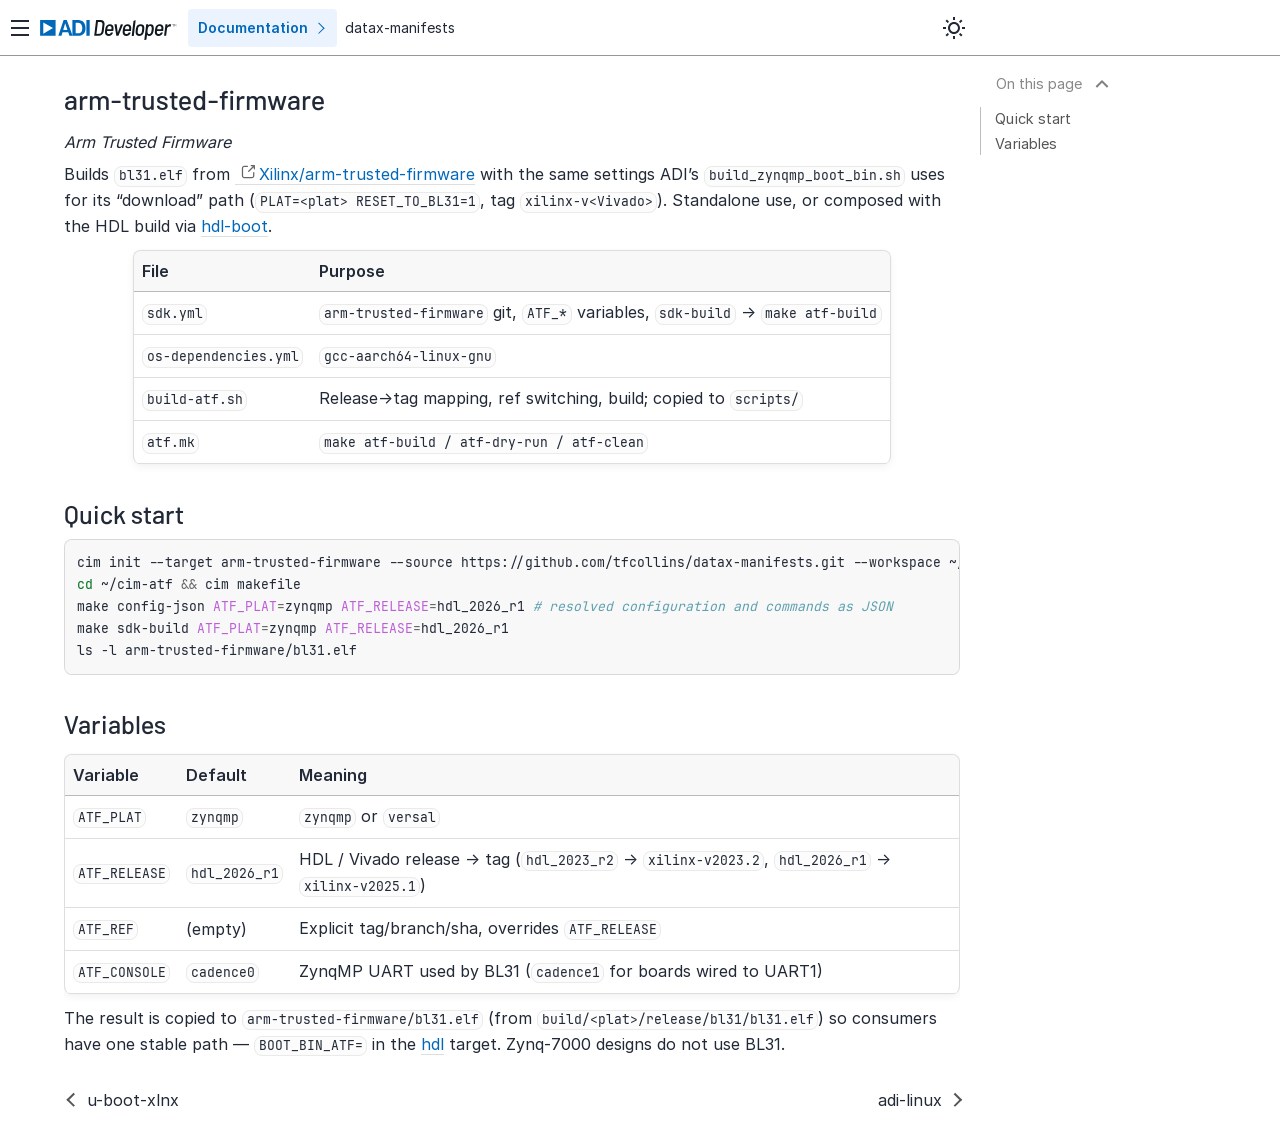
<file: targets/arm-trusted-firmware.html>
<!DOCTYPE html>

<html lang="en" data-content_root="../">
  <head>
    <meta charset="utf-8" />
    <meta name="viewport" content="width=device-width, initial-scale=1.0" /><meta name="viewport" content="width=device-width, initial-scale=1" />
<meta content="Arm Trusted Firmware" name="description" />

    <title>arm-trusted-firmware &#8212; datax-manifests main documentation</title>
    <link rel="stylesheet" type="text/css" href="../_static/pygments.css?v=8e8a900e" />
    <link rel="stylesheet" type="text/css" href="../_static/app.min.css?v=7db40558" />
    <link rel="stylesheet" type="text/css" href="../_static/css/diagrams.css?v=f154b667" />
    <script async="async" src="../_static/app.umd.js?v=2fe15c61"></script>
    <link rel="index" title="Index" href="../genindex.html" />
    <link rel="search" title="Search" href="../search.html" />
    <link rel="next" title="adi-linux" href="adi-linux.html" />
    <link rel="prev" title="u-boot-xlnx" href="u-boot-xlnx.html" />
   
  
  
  
  <meta name="repository" content="datax-manifests">
  <meta name="version" content="main">
  
    <meta name="page_source_suffix" content=".md">
  
  
  


<style>
  body {
    
  }

  body.dark {
    
  }

  @media (prefers-color-scheme: dark) {
    body:not(.light) {
      
    }
  }
</style>
  </head>
  
    <body>
  
  <input type="checkbox" id="input-show-toc">
  <input type="checkbox" id="input-show-localtoc">
  <input type="checkbox" id="input-show-repotoc">

  
  <div class="search-area">
    <form action="" method="get">
      <input type="text" name="q" aria-labelledby="search-documentation" value="" autocomplete="off" autocorrect="off" autocapitalize="off" spellcheck="false" role="search" placeholder="Search"/>
      <button class="icon"></button>
    </form>
  </div>
  

  <header>
    <div id="left">
      <label id="show-sidebar" class="icon" for="input-show-toc" title="Show/hide index"></label>
    </div>
    <div id="right">
      <span>
        <a id="logo-org" href="https://developer.analog.com/" aria-label="Analog Devices Inc. landing page"></a>
        <div class="vertical-divider"></div>
        
        <label id="show-repotoc" for="input-show-repotoc" title="Show/hide docs">Documentation</label>
        
        <a id="logo" href="../index.html">
          <div>datax-manifests</div>
        </a>
      </span>
      <span class="reverse">
        <label id="show-localtoc" class="icon" for="input-show-localtoc" title="Show/hide contents"></label>
      </span>
    </div>
  </header>


  <div class="repotoc-tree overlay">
    <root/>

  </div>
    <div class="localtoc">
      <div class="tocwrapper">
        <div class="header localtoc-header">
          <a id="scroll-up" href="#top-anchor" title="Back to top"></a>
        </div>
        <nav>
          <ul>
<li><a class="reference internal" href="#">arm-trusted-firmware</a><ul>
<li><a class="reference internal" href="#quick-start">Quick start</a></li>
<li><a class="reference internal" href="#variables">Variables</a></li>
</ul>
</li>
</ul>

        </nav>
      </div>
    </div>

  
      <div class="sphinxsidebar" role="navigation" aria-label="Main">
        <div class="sphinxsidebarwrapper">
    <a id="no-logo" href="../index.html">
      datax-manifests
    </a><input id="input-switch-toc" type="checkbox">
<label id="show-repotoc" for="input-switch-toc">
All content
</label>
<label id="show-toc" for="input-switch-toc">
Content on this topic
</label>
<div class="repotoc-tree">
  <root/>

</div>
<div class="toc-tree">
  <ul>
<li class="toctree-l1"><a class="reference internal" href="../introduction.html">Introduction</a></li>
</ul>

<p class="caption" role="heading">
  <span class="caption-text">Tutorials</span>
</p>

<ul>
<li class="toctree-l1"><a class="reference internal" href="../tutorials/fmcomms2-zed-boot-bin.html">FMCOMMS2 + BOOT.BIN</a></li>
<li class="toctree-l1"><a class="reference internal" href="../tutorials/jupiter-sdr-from-source.html">Jupiter from source</a></li>
<li class="toctree-l1"><a class="reference internal" href="../tutorials/switching-releases.html">Switching releases</a></li>
<li class="toctree-l1"><a class="reference internal" href="../tutorials/kernel-for-pyadi-dt.html">Kernel for pyadi-dt</a></li>
</ul>

<p class="caption" role="heading">
  <span class="caption-text">Targets</span>
</p>

<ul class="current">
<li class="toctree-l1"><a class="reference internal" href="hdl.html">hdl</a></li>
<li class="toctree-l1"><a class="reference internal" href="hdl-boot.html">hdl-boot</a></li>
<li class="toctree-l1"><a class="reference internal" href="u-boot-xlnx.html">u-boot-xlnx</a></li>
<li class="toctree-l1 current"><a class="current reference internal" href="#">arm-trusted-firmware</a></li>
<li class="toctree-l1"><a class="reference internal" href="adi-linux.html">adi-linux</a></li>
</ul>

<ul>
<li class="toctree-l1"><a class="reference internal" href="../repository.html">Repository</a></li>
</ul>


</div>
        </div>
      </div>

  <div class="document">
      <div class="documentwrapper">
        <div class="bodywrapper" id="top-anchor">
          <div class="body-header">
  <nav class="breadcrumb empty"><ol></ol></nav>
</div>
          <div class="body" role="main">
            
  <section id="arm-trusted-firmware">
<h1>arm-trusted-firmware<a class="headerlink" href="#arm-trusted-firmware" title="Link to this heading"></a></h1>
<p><em>Arm Trusted Firmware</em></p>
<p>Builds <code class="docutils literal notranslate"><span class="pre">bl31.elf</span></code> from
<a class="icon link reference external" href="https://github.com/Xilinx/arm-trusted-firmware" target="_blank">Xilinx/arm-trusted-firmware</a>
with the same settings ADI’s <code class="docutils literal notranslate"><span class="pre">build_zynqmp_boot_bin.sh</span></code> uses for its
“download” path (<code class="docutils literal notranslate"><span class="pre">PLAT=&lt;plat&gt;</span> <span class="pre">RESET_TO_BL31=1</span></code>, tag <code class="docutils literal notranslate"><span class="pre">xilinx-v&lt;Vivado&gt;</span></code>).
Standalone use, or composed with the HDL build via
<a class="reference internal" href="hdl-boot.html"><span class="doc">hdl-boot</span></a>.</p>
<div class="table-wrapper colwidths-auto docutils container">
<table class="docutils align-default">
<thead>
<tr class="row-odd"><th class="head"><p>File</p></th>
<th class="head"><p>Purpose</p></th>
</tr>
</thead>
<tbody>
<tr class="row-even"><td><p><code class="docutils literal notranslate"><span class="pre">sdk.yml</span></code></p></td>
<td><p><code class="docutils literal notranslate"><span class="pre">arm-trusted-firmware</span></code> git, <code class="docutils literal notranslate"><span class="pre">ATF_*</span></code> variables, <code class="docutils literal notranslate"><span class="pre">sdk-build</span></code> → <code class="docutils literal notranslate"><span class="pre">make</span> <span class="pre">atf-build</span></code></p></td>
</tr>
<tr class="row-odd"><td><p><code class="docutils literal notranslate"><span class="pre">os-dependencies.yml</span></code></p></td>
<td><p><code class="docutils literal notranslate"><span class="pre">gcc-aarch64-linux-gnu</span></code></p></td>
</tr>
<tr class="row-even"><td><p><code class="docutils literal notranslate"><span class="pre">build-atf.sh</span></code></p></td>
<td><p>Release→tag mapping, ref switching, build; copied to <code class="docutils literal notranslate"><span class="pre">scripts/</span></code></p></td>
</tr>
<tr class="row-odd"><td><p><code class="docutils literal notranslate"><span class="pre">atf.mk</span></code></p></td>
<td><p><code class="docutils literal notranslate"><span class="pre">make</span> <span class="pre">atf-build</span> <span class="pre">/</span> <span class="pre">atf-dry-run</span> <span class="pre">/</span> <span class="pre">atf-clean</span></code></p></td>
</tr>
</tbody>
</table>
</div>
<section id="quick-start">
<h2>Quick start<a class="headerlink" href="#quick-start" title="Link to this heading"></a></h2>
<div class="highlight-bash notranslate"><div class="highlight"><pre><span></span>cim<span class="w"> </span>init<span class="w"> </span>--target<span class="w"> </span>arm-trusted-firmware<span class="w"> </span>--source<span class="w"> </span>https://github.com/tfcollins/datax-manifests.git<span class="w"> </span>--workspace<span class="w"> </span>~/cim-atf<span class="w"> </span>--install
<span class="nb">cd</span><span class="w"> </span>~/cim-atf<span class="w"> </span><span class="o">&amp;&amp;</span><span class="w"> </span>cim<span class="w"> </span>makefile
make<span class="w"> </span>config-json<span class="w"> </span><span class="nv">ATF_PLAT</span><span class="o">=</span>zynqmp<span class="w"> </span><span class="nv">ATF_RELEASE</span><span class="o">=</span>hdl_2026_r1<span class="w"> </span><span class="c1"># resolved configuration and commands as JSON</span>
make<span class="w"> </span>sdk-build<span class="w"> </span><span class="nv">ATF_PLAT</span><span class="o">=</span>zynqmp<span class="w"> </span><span class="nv">ATF_RELEASE</span><span class="o">=</span>hdl_2026_r1
ls<span class="w"> </span>-l<span class="w"> </span>arm-trusted-firmware/bl31.elf
</pre></div>
</div>
</section>
<section id="variables">
<h2>Variables<a class="headerlink" href="#variables" title="Link to this heading"></a></h2>
<div class="table-wrapper colwidths-auto docutils container">
<table class="docutils align-default">
<thead>
<tr class="row-odd"><th class="head"><p>Variable</p></th>
<th class="head"><p>Default</p></th>
<th class="head"><p>Meaning</p></th>
</tr>
</thead>
<tbody>
<tr class="row-even"><td><p><code class="docutils literal notranslate"><span class="pre">ATF_PLAT</span></code></p></td>
<td><p><code class="docutils literal notranslate"><span class="pre">zynqmp</span></code></p></td>
<td><p><code class="docutils literal notranslate"><span class="pre">zynqmp</span></code> or <code class="docutils literal notranslate"><span class="pre">versal</span></code></p></td>
</tr>
<tr class="row-odd"><td><p><code class="docutils literal notranslate"><span class="pre">ATF_RELEASE</span></code></p></td>
<td><p><code class="docutils literal notranslate"><span class="pre">hdl_2026_r1</span></code></p></td>
<td><p>HDL / Vivado release → tag (<code class="docutils literal notranslate"><span class="pre">hdl_2023_r2</span></code> → <code class="docutils literal notranslate"><span class="pre">xilinx-v2023.2</span></code>, <code class="docutils literal notranslate"><span class="pre">hdl_2026_r1</span></code> → <code class="docutils literal notranslate"><span class="pre">xilinx-v2025.1</span></code>)</p></td>
</tr>
<tr class="row-even"><td><p><code class="docutils literal notranslate"><span class="pre">ATF_REF</span></code></p></td>
<td><p>(empty)</p></td>
<td><p>Explicit tag/branch/sha, overrides <code class="docutils literal notranslate"><span class="pre">ATF_RELEASE</span></code></p></td>
</tr>
<tr class="row-odd"><td><p><code class="docutils literal notranslate"><span class="pre">ATF_CONSOLE</span></code></p></td>
<td><p><code class="docutils literal notranslate"><span class="pre">cadence0</span></code></p></td>
<td><p>ZynqMP UART used by BL31 (<code class="docutils literal notranslate"><span class="pre">cadence1</span></code> for boards wired to UART1)</p></td>
</tr>
</tbody>
</table>
</div>
<p>The result is copied to <code class="docutils literal notranslate"><span class="pre">arm-trusted-firmware/bl31.elf</span></code> (from
<code class="docutils literal notranslate"><span class="pre">build/&lt;plat&gt;/release/bl31/bl31.elf</span></code>) so consumers have one stable path —
<code class="docutils literal notranslate"><span class="pre">BOOT_BIN_ATF=</span></code> in the <a class="reference internal" href="hdl.html"><span class="doc">hdl</span></a> target. Zynq-7000 designs do
not use BL31.</p>
</section>
</section>


          </div>
              <div class="related">
                &nbsp;
    <a href="u-boot-xlnx.html" title="Previous document (Alt+Shift+LeftArrow)" class="prev">u-boot-xlnx</a>
    <a href="adi-linux.html" title="Next document (Alt+Shift+RightArrow)" class="next">adi-linux</a>
              </div>
          
        </div>
      </div>
  </div>

  <label id="cancel-area-show-toc" for="input-show-toc"></label>
  <label id="cancel-area-show-localtoc" for="input-show-localtoc"></label>
    <footer>
      &#169;2026, Analog Devices, Inc
      
      |
      Made with <a href="https://www.sphinx-doc.org/">Sphinx</a>
      &amp; <a href="https://github.com/analogdevicesinc/doctools">Doctools</a>
      
    </footer>
  </body>
</html>
</file>
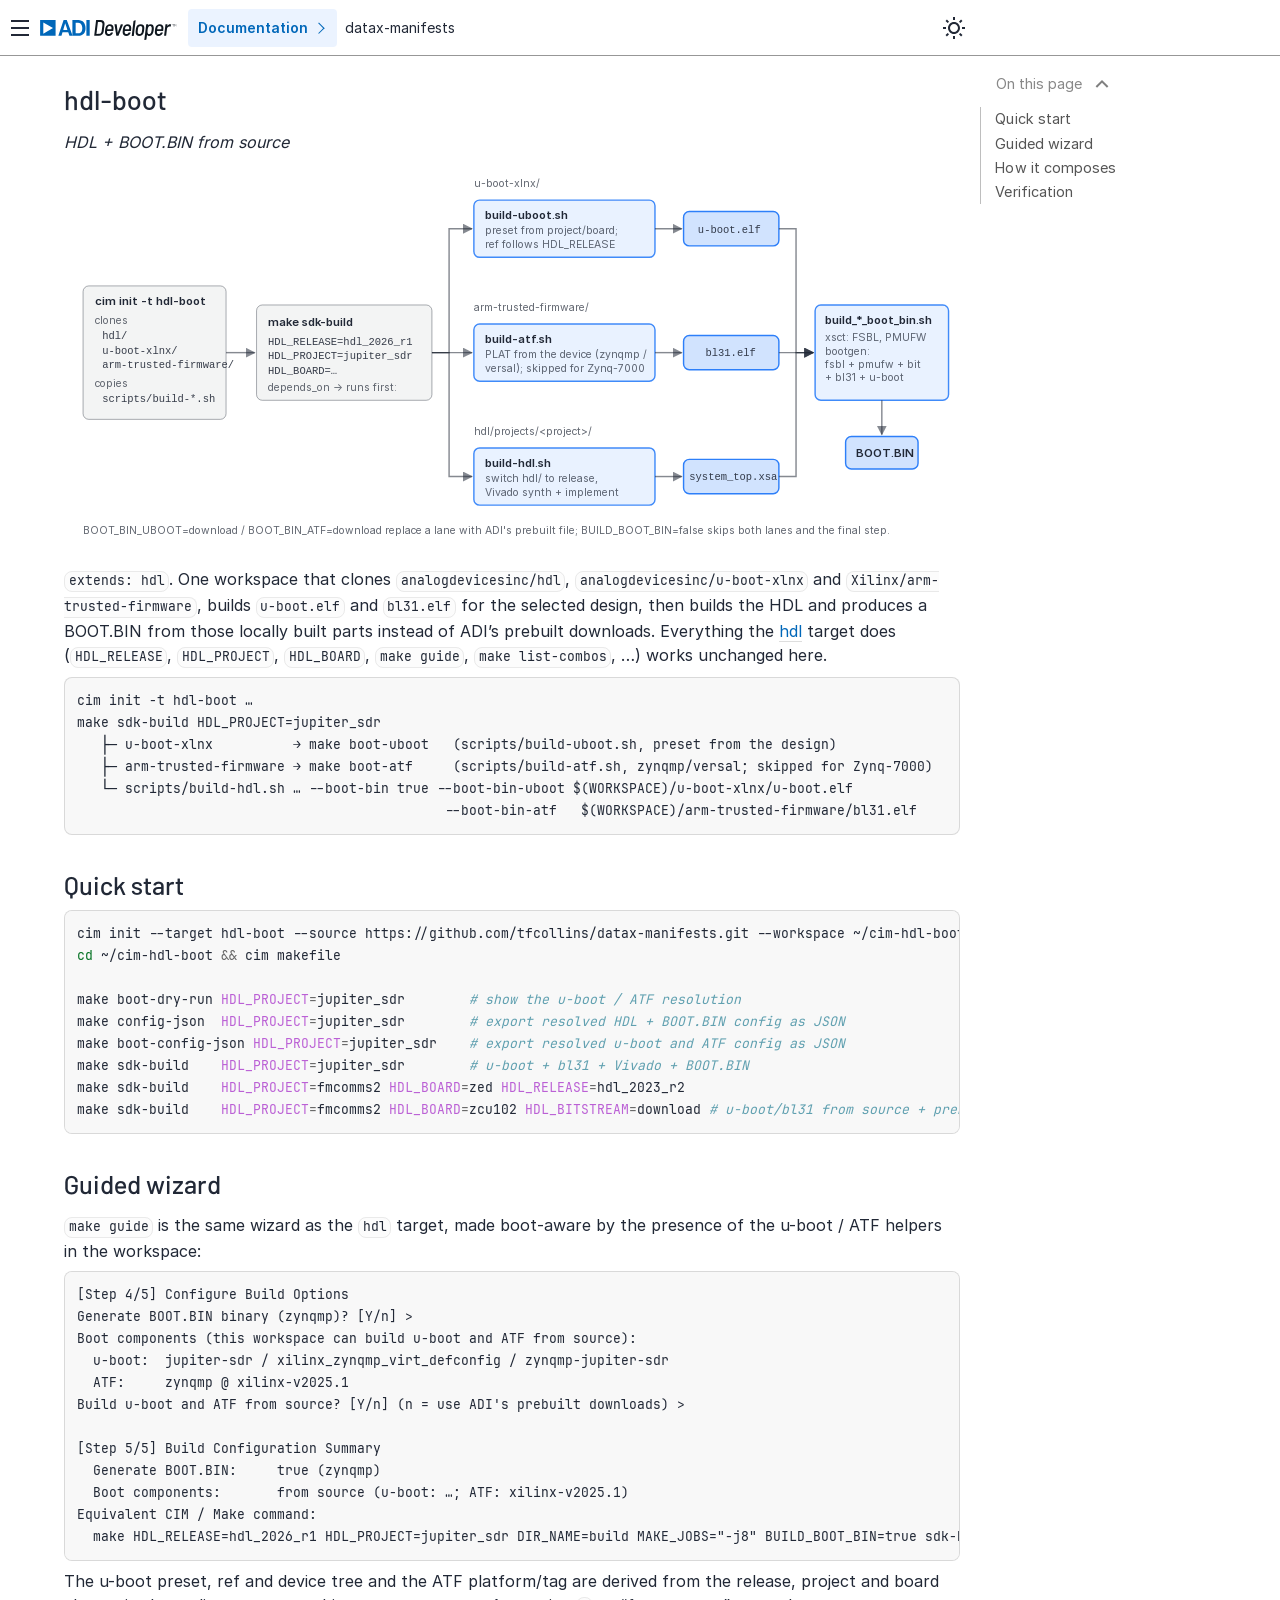
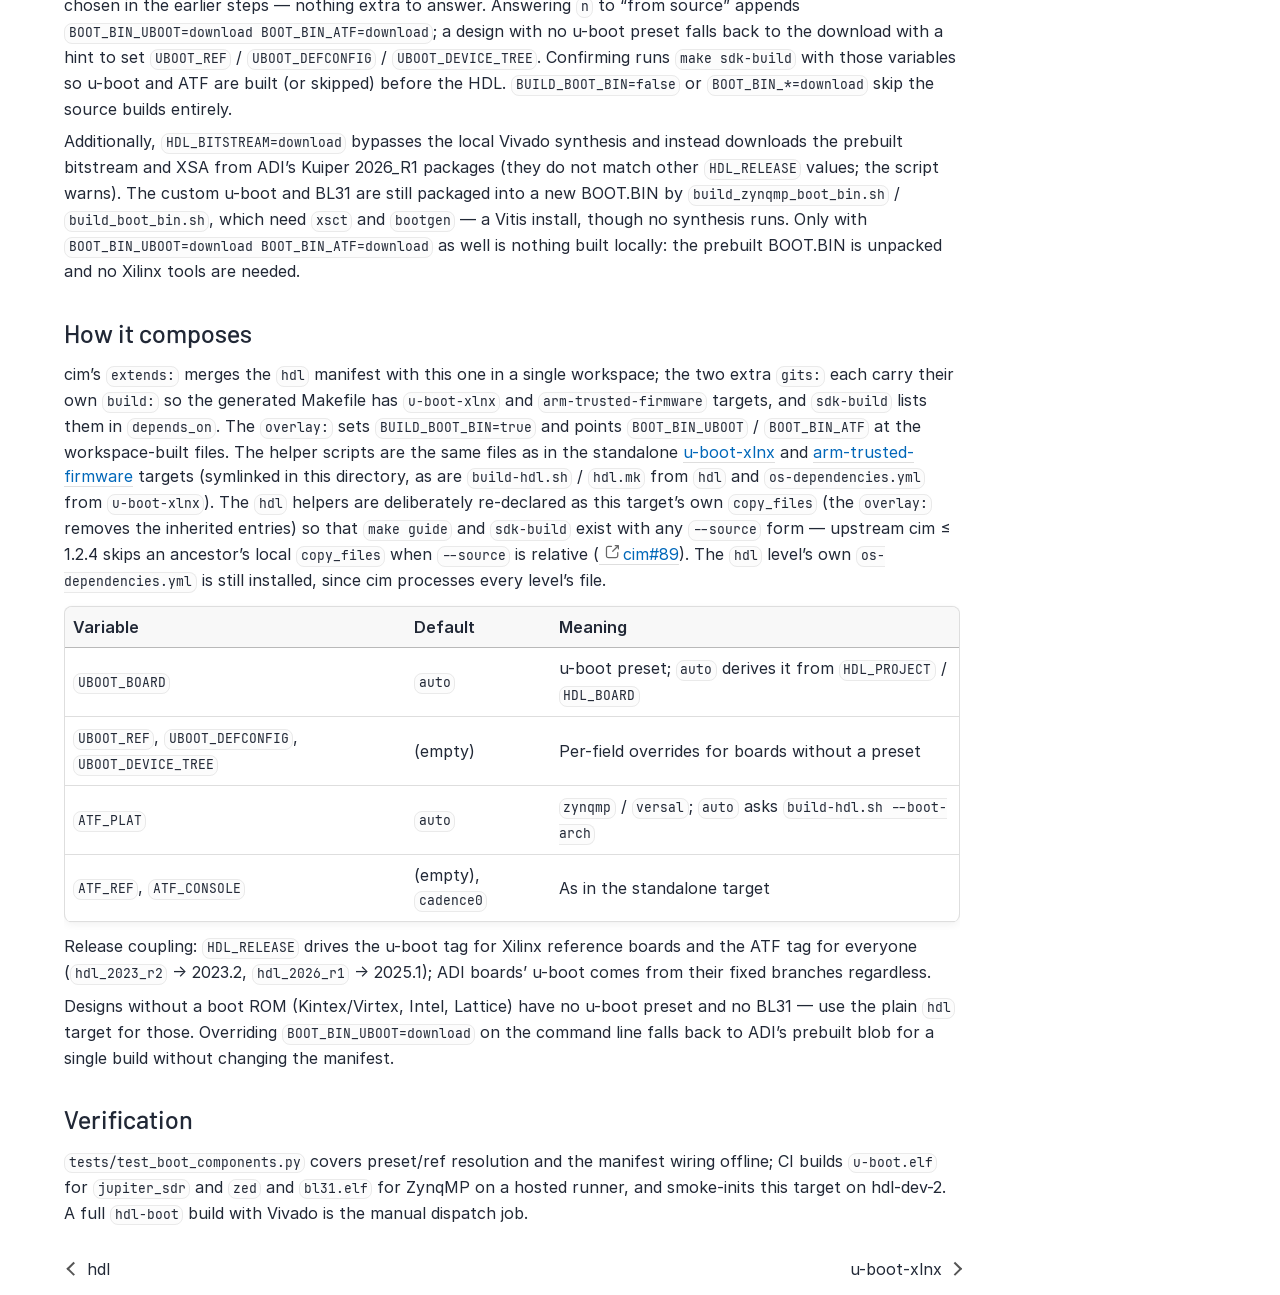
<file: targets/hdl-boot.html>
<!DOCTYPE html>

<html lang="en" data-content_root="../">
  <head>
    <meta charset="utf-8" />
    <meta name="viewport" content="width=device-width, initial-scale=1.0" /><meta name="viewport" content="width=device-width, initial-scale=1" />
<meta content="HDL + BOOT.BIN from source" name="description" />

    <title>hdl-boot &#8212; datax-manifests main documentation</title>
    <link rel="stylesheet" type="text/css" href="../_static/pygments.css?v=8e8a900e" />
    <link rel="stylesheet" type="text/css" href="../_static/app.min.css?v=7db40558" />
    <link rel="stylesheet" type="text/css" href="../_static/css/diagrams.css?v=f154b667" />
    <script async="async" src="../_static/app.umd.js?v=2fe15c61"></script>
    <link rel="index" title="Index" href="../genindex.html" />
    <link rel="search" title="Search" href="../search.html" />
    <link rel="next" title="u-boot-xlnx" href="u-boot-xlnx.html" />
    <link rel="prev" title="hdl" href="hdl.html" />
   
  
  
  
  <meta name="repository" content="datax-manifests">
  <meta name="version" content="main">
  
    <meta name="page_source_suffix" content=".md">
  
  
  


<style>
  body {
    
  }

  body.dark {
    
  }

  @media (prefers-color-scheme: dark) {
    body:not(.light) {
      
    }
  }
</style>
  </head>
  
    <body>
  
  <input type="checkbox" id="input-show-toc">
  <input type="checkbox" id="input-show-localtoc">
  <input type="checkbox" id="input-show-repotoc">

  
  <div class="search-area">
    <form action="" method="get">
      <input type="text" name="q" aria-labelledby="search-documentation" value="" autocomplete="off" autocorrect="off" autocapitalize="off" spellcheck="false" role="search" placeholder="Search"/>
      <button class="icon"></button>
    </form>
  </div>
  

  <header>
    <div id="left">
      <label id="show-sidebar" class="icon" for="input-show-toc" title="Show/hide index"></label>
    </div>
    <div id="right">
      <span>
        <a id="logo-org" href="https://developer.analog.com/" aria-label="Analog Devices Inc. landing page"></a>
        <div class="vertical-divider"></div>
        
        <label id="show-repotoc" for="input-show-repotoc" title="Show/hide docs">Documentation</label>
        
        <a id="logo" href="../index.html">
          <div>datax-manifests</div>
        </a>
      </span>
      <span class="reverse">
        <label id="show-localtoc" class="icon" for="input-show-localtoc" title="Show/hide contents"></label>
      </span>
    </div>
  </header>


  <div class="repotoc-tree overlay">
    <root/>

  </div>
    <div class="localtoc">
      <div class="tocwrapper">
        <div class="header localtoc-header">
          <a id="scroll-up" href="#top-anchor" title="Back to top"></a>
        </div>
        <nav>
          <ul>
<li><a class="reference internal" href="#">hdl-boot</a><ul>
<li><a class="reference internal" href="#quick-start">Quick start</a></li>
<li><a class="reference internal" href="#guided-wizard">Guided wizard</a></li>
<li><a class="reference internal" href="#how-it-composes">How it composes</a></li>
<li><a class="reference internal" href="#verification">Verification</a></li>
</ul>
</li>
</ul>

        </nav>
      </div>
    </div>

  
      <div class="sphinxsidebar" role="navigation" aria-label="Main">
        <div class="sphinxsidebarwrapper">
    <a id="no-logo" href="../index.html">
      datax-manifests
    </a><input id="input-switch-toc" type="checkbox">
<label id="show-repotoc" for="input-switch-toc">
All content
</label>
<label id="show-toc" for="input-switch-toc">
Content on this topic
</label>
<div class="repotoc-tree">
  <root/>

</div>
<div class="toc-tree">
  <ul>
<li class="toctree-l1"><a class="reference internal" href="../introduction.html">Introduction</a></li>
</ul>

<p class="caption" role="heading">
  <span class="caption-text">Tutorials</span>
</p>

<ul>
<li class="toctree-l1"><a class="reference internal" href="../tutorials/fmcomms2-zed-boot-bin.html">FMCOMMS2 + BOOT.BIN</a></li>
<li class="toctree-l1"><a class="reference internal" href="../tutorials/jupiter-sdr-from-source.html">Jupiter from source</a></li>
<li class="toctree-l1"><a class="reference internal" href="../tutorials/switching-releases.html">Switching releases</a></li>
<li class="toctree-l1"><a class="reference internal" href="../tutorials/kernel-for-pyadi-dt.html">Kernel for pyadi-dt</a></li>
</ul>

<p class="caption" role="heading">
  <span class="caption-text">Targets</span>
</p>

<ul class="current">
<li class="toctree-l1"><a class="reference internal" href="hdl.html">hdl</a></li>
<li class="toctree-l1 current"><a class="current reference internal" href="#">hdl-boot</a></li>
<li class="toctree-l1"><a class="reference internal" href="u-boot-xlnx.html">u-boot-xlnx</a></li>
<li class="toctree-l1"><a class="reference internal" href="arm-trusted-firmware.html">arm-trusted-firmware</a></li>
<li class="toctree-l1"><a class="reference internal" href="adi-linux.html">adi-linux</a></li>
</ul>

<ul>
<li class="toctree-l1"><a class="reference internal" href="../repository.html">Repository</a></li>
</ul>


</div>
        </div>
      </div>

  <div class="document">
      <div class="documentwrapper">
        <div class="bodywrapper" id="top-anchor">
          <div class="body-header">
  <nav class="breadcrumb empty"><ol></ol></nav>
</div>
          <div class="body" role="main">
            
  <section id="hdl-boot">
<h1>hdl-boot<a class="headerlink" href="#hdl-boot" title="Link to this heading"></a></h1>
<p><em>HDL + BOOT.BIN from source</em></p>
<svg xmlns="http://www.w3.org/2000/svg" class="datax-diagram no-background" viewBox="0 0 940 400" font-family="Inter, 'Segoe UI', Helvetica, Arial, sans-serif" font-size="12">
  <title>hdl-boot: how make sdk-build produces a BOOT.BIN from source</title>
  <style>
    .box   { fill: currentColor; fill-opacity: 0.05; stroke: currentColor; stroke-opacity: 0.4; }
    .step  { fill: #2d7ff9; fill-opacity: 0.10; stroke: #2d7ff9; stroke-opacity: 0.9; stroke-width: 1.5; }
    .out   { fill: #2d7ff9; fill-opacity: 0.22; stroke: #2d7ff9; stroke-width: 1.5; }
    .t     { fill: currentColor; }
    .h     { fill: currentColor; font-weight: 600; }
    .dim   { fill: currentColor; fill-opacity: 0.7; font-size: 11px; }
    .mono  { font-family: 'JetBrains Mono', 'Fira Mono', Consolas, monospace; font-size: 11px; fill: currentColor; fill-opacity: 0.9; }
    .edge  { fill: none; stroke: currentColor; stroke-opacity: 0.55; stroke-width: 1.5; marker-end: url(#arrow); }
    .lane  { fill: none; stroke: currentColor; stroke-opacity: 0.18; stroke-dasharray: 4 4; }
  </style>
  <defs>
    <marker id="arrow" viewBox="0 0 10 10" refX="9" refY="5" markerWidth="7" markerHeight="7" orient="auto-start-reverse">
      <path d="M 0 0 L 10 5 L 0 10 z" fill="currentColor" fill-opacity="0.55"/>
    </marker>
  </defs>

  <!-- 1. cim init -->
  <rect class="box" x="20" y="130" width="150" height="140" rx="6"/>
  <text class="h" x="32" y="150">cim init -t hdl-boot</text>
  <text class="dim" x="32" y="170">clones</text>
  <text class="mono" x="40" y="186">hdl/</text>
  <text class="mono" x="40" y="201">u-boot-xlnx/</text>
  <text class="mono" x="40" y="216">arm-trusted-firmware/</text>
  <text class="dim" x="32" y="236">copies</text>
  <text class="mono" x="40" y="252">scripts/build-*.sh</text>
  <path class="edge" d="M 170 200 H 200"/>

  <!-- 2. make sdk-build -->
  <rect class="box" x="202" y="150" width="184" height="100" rx="6"/>
  <text class="h" x="214" y="172">make sdk-build</text>
  <text class="mono" x="214" y="192">HDL_RELEASE=hdl_2026_r1</text>
  <text class="mono" x="214" y="207">HDL_PROJECT=jupiter_sdr</text>
  <text class="mono" x="214" y="222">HDL_BOARD=…</text>
  <text class="dim" x="214" y="240">depends_on → runs first:</text>

  <!-- fan-out edges -->
  <path class="edge" d="M 386 200 H 404 V 70  H 428"/>
  <path class="edge" d="M 386 200 H 404 V 200 H 428"/>
  <path class="edge" d="M 386 200 H 404 V 330 H 428"/>

  <!-- 3a. u-boot -->
  <rect class="step" x="430" y="40" width="190" height="60" rx="6"/>
  <text class="h" x="442" y="60">build-uboot.sh</text>
  <text class="dim" x="442" y="76">preset from project/board;</text>
  <text class="dim" x="442" y="90">ref follows HDL_RELEASE</text>
  <rect class="out" x="650" y="52" width="100" height="36" rx="6"/>
  <text class="mono" x="665" y="74">u-boot.elf</text>
  <path class="edge" d="M 620 70 H 648"/>

  <!-- 3b. ATF -->
  <rect class="step" x="430" y="170" width="190" height="60" rx="6"/>
  <text class="h" x="442" y="190">build-atf.sh</text>
  <text class="dim" x="442" y="206">PLAT from the device (zynqmp /</text>
  <text class="dim" x="442" y="220">versal); skipped for Zynq-7000</text>
  <rect class="out" x="650" y="182" width="100" height="36" rx="6"/>
  <text class="mono" x="673" y="204">bl31.elf</text>
  <path class="edge" d="M 620 200 H 648"/>

  <!-- 3c. HDL -->
  <rect class="step" x="430" y="300" width="190" height="60" rx="6"/>
  <text class="h" x="442" y="320">build-hdl.sh</text>
  <text class="dim" x="442" y="336">switch hdl/ to release,</text>
  <text class="dim" x="442" y="350">Vivado synth + implement</text>
  <rect class="out" x="650" y="312" width="100" height="36" rx="6"/>
  <text class="mono" x="656" y="334">system_top.xsa</text>
  <path class="edge" d="M 620 330 H 648"/>

  <!-- fan-in to BOOT.BIN helper -->
  <path class="edge" d="M 750 70  H 768 V 200 H 786"/>
  <path class="edge" d="M 750 200 H 786"/>
  <path class="edge" d="M 750 330 H 768 V 200 H 786"/>

  <!-- 4. boot bin -->
  <rect class="step" x="788" y="150" width="140" height="100" rx="6"/>
  <text class="h" x="798" y="170">build_*_boot_bin.sh</text>
  <text class="dim" x="798" y="188">xsct: FSBL, PMUFW</text>
  <text class="dim" x="798" y="202">bootgen:</text>
  <text class="dim" x="798" y="216">fsbl + pmufw + bit</text>
  <text class="dim" x="798" y="230">+ bl31 + u-boot</text>
  <path class="edge" d="M 858 250 V 286"/>
  <rect class="out" x="820" y="288" width="76" height="34" rx="6"/>
  <text class="h" x="831" y="310">BOOT.BIN</text>

  <!-- lane hints -->
  <text class="dim" x="430" y="26">u-boot-xlnx/</text>
  <text class="dim" x="430" y="156">arm-trusted-firmware/</text>
  <text class="dim" x="430" y="286">hdl/projects/&lt;project&gt;/</text>
  <text class="dim" x="20" y="390">BOOT_BIN_UBOOT=download / BOOT_BIN_ATF=download replace a lane with ADI's prebuilt file; BUILD_BOOT_BIN=false skips both lanes and the final step.</text>
</svg>
<p><code class="docutils literal notranslate"><span class="pre">extends:</span> <span class="pre">hdl</span></code>. One workspace that clones <code class="docutils literal notranslate"><span class="pre">analogdevicesinc/hdl</span></code>,
<code class="docutils literal notranslate"><span class="pre">analogdevicesinc/u-boot-xlnx</span></code> and <code class="docutils literal notranslate"><span class="pre">Xilinx/arm-trusted-firmware</span></code>, builds
<code class="docutils literal notranslate"><span class="pre">u-boot.elf</span></code> and <code class="docutils literal notranslate"><span class="pre">bl31.elf</span></code> for the selected design, then builds the HDL and
produces a BOOT.BIN from those locally built parts instead of ADI’s prebuilt
downloads. Everything the <a class="reference internal" href="hdl.html"><span class="doc">hdl</span></a> target does
(<code class="docutils literal notranslate"><span class="pre">HDL_RELEASE</span></code>, <code class="docutils literal notranslate"><span class="pre">HDL_PROJECT</span></code>, <code class="docutils literal notranslate"><span class="pre">HDL_BOARD</span></code>, <code class="docutils literal notranslate"><span class="pre">make</span> <span class="pre">guide</span></code>, <code class="docutils literal notranslate"><span class="pre">make</span> <span class="pre">list-combos</span></code>,
…) works unchanged here.</p>
<div class="highlight-default notranslate"><div class="highlight"><pre><span></span>cim init -t hdl-boot …
make sdk-build HDL_PROJECT=jupiter_sdr
   ├─ u-boot-xlnx          → make boot-uboot   (scripts/build-uboot.sh, preset from the design)
   ├─ arm-trusted-firmware → make boot-atf     (scripts/build-atf.sh, zynqmp/versal; skipped for Zynq-7000)
   └─ scripts/build-hdl.sh … --boot-bin true --boot-bin-uboot $(WORKSPACE)/u-boot-xlnx/u-boot.elf
                                              --boot-bin-atf   $(WORKSPACE)/arm-trusted-firmware/bl31.elf
</pre></div>
</div>
<section id="quick-start">
<h2>Quick start<a class="headerlink" href="#quick-start" title="Link to this heading"></a></h2>
<div class="highlight-bash notranslate"><div class="highlight"><pre><span></span>cim<span class="w"> </span>init<span class="w"> </span>--target<span class="w"> </span>hdl-boot<span class="w"> </span>--source<span class="w"> </span>https://github.com/tfcollins/datax-manifests.git<span class="w"> </span>--workspace<span class="w"> </span>~/cim-hdl-boot<span class="w"> </span>--install
<span class="nb">cd</span><span class="w"> </span>~/cim-hdl-boot<span class="w"> </span><span class="o">&amp;&amp;</span><span class="w"> </span>cim<span class="w"> </span>makefile

make<span class="w"> </span>boot-dry-run<span class="w"> </span><span class="nv">HDL_PROJECT</span><span class="o">=</span>jupiter_sdr<span class="w">        </span><span class="c1"># show the u-boot / ATF resolution</span>
make<span class="w"> </span>config-json<span class="w">  </span><span class="nv">HDL_PROJECT</span><span class="o">=</span>jupiter_sdr<span class="w">        </span><span class="c1"># export resolved HDL + BOOT.BIN config as JSON</span>
make<span class="w"> </span>boot-config-json<span class="w"> </span><span class="nv">HDL_PROJECT</span><span class="o">=</span>jupiter_sdr<span class="w">    </span><span class="c1"># export resolved u-boot and ATF config as JSON</span>
make<span class="w"> </span>sdk-build<span class="w">    </span><span class="nv">HDL_PROJECT</span><span class="o">=</span>jupiter_sdr<span class="w">        </span><span class="c1"># u-boot + bl31 + Vivado + BOOT.BIN</span>
make<span class="w"> </span>sdk-build<span class="w">    </span><span class="nv">HDL_PROJECT</span><span class="o">=</span>fmcomms2<span class="w"> </span><span class="nv">HDL_BOARD</span><span class="o">=</span>zed<span class="w"> </span><span class="nv">HDL_RELEASE</span><span class="o">=</span>hdl_2023_r2
make<span class="w"> </span>sdk-build<span class="w">    </span><span class="nv">HDL_PROJECT</span><span class="o">=</span>fmcomms2<span class="w"> </span><span class="nv">HDL_BOARD</span><span class="o">=</span>zcu102<span class="w"> </span><span class="nv">HDL_BITSTREAM</span><span class="o">=</span>download<span class="w"> </span><span class="c1"># u-boot/bl31 from source + prebuilt bitstream (no synthesis; BOOT.BIN packaging still needs Vitis xsct/bootgen)</span>
</pre></div>
</div>
</section>
<section id="guided-wizard">
<h2>Guided wizard<a class="headerlink" href="#guided-wizard" title="Link to this heading"></a></h2>
<p><code class="docutils literal notranslate"><span class="pre">make</span> <span class="pre">guide</span></code> is the same wizard as the <code class="docutils literal notranslate"><span class="pre">hdl</span></code> target, made boot-aware by the
presence of the u-boot / ATF helpers in the workspace:</p>
<div class="highlight-default notranslate"><div class="highlight"><pre><span></span>[Step 4/5] Configure Build Options
Generate BOOT.BIN binary (zynqmp)? [Y/n] &gt;
Boot components (this workspace can build u-boot and ATF from source):
  u-boot:  jupiter-sdr / xilinx_zynqmp_virt_defconfig / zynqmp-jupiter-sdr
  ATF:     zynqmp @ xilinx-v2025.1
Build u-boot and ATF from source? [Y/n] (n = use ADI's prebuilt downloads) &gt;

[Step 5/5] Build Configuration Summary
  Generate BOOT.BIN:     true (zynqmp)
  Boot components:       from source (u-boot: …; ATF: xilinx-v2025.1)
Equivalent CIM / Make command:
  make HDL_RELEASE=hdl_2026_r1 HDL_PROJECT=jupiter_sdr DIR_NAME=build MAKE_JOBS="-j8" BUILD_BOOT_BIN=true sdk-build
</pre></div>
</div>
<p>The u-boot preset, ref and device tree and the ATF platform/tag are derived
from the release, project and board chosen in the earlier steps — nothing
extra to answer. Answering <code class="docutils literal notranslate"><span class="pre">n</span></code> to “from source” appends
<code class="docutils literal notranslate"><span class="pre">BOOT_BIN_UBOOT=download</span> <span class="pre">BOOT_BIN_ATF=download</span></code>; a design with no u-boot
preset falls back to the download with a hint to set <code class="docutils literal notranslate"><span class="pre">UBOOT_REF</span></code> /
<code class="docutils literal notranslate"><span class="pre">UBOOT_DEFCONFIG</span></code> / <code class="docutils literal notranslate"><span class="pre">UBOOT_DEVICE_TREE</span></code>. Confirming runs <code class="docutils literal notranslate"><span class="pre">make</span> <span class="pre">sdk-build</span></code>
with those variables so u-boot and ATF are built (or skipped) before the HDL.
<code class="docutils literal notranslate"><span class="pre">BUILD_BOOT_BIN=false</span></code> or <code class="docutils literal notranslate"><span class="pre">BOOT_BIN_*=download</span></code> skip the source builds
entirely.</p>
<p>Additionally, <code class="docutils literal notranslate"><span class="pre">HDL_BITSTREAM=download</span></code> bypasses the local Vivado synthesis and
instead downloads the prebuilt bitstream and XSA from ADI’s Kuiper 2026_R1
packages (they do not match other <code class="docutils literal notranslate"><span class="pre">HDL_RELEASE</span></code> values; the script warns). The
custom u-boot and BL31 are still packaged into a new BOOT.BIN by
<code class="docutils literal notranslate"><span class="pre">build_zynqmp_boot_bin.sh</span></code> / <code class="docutils literal notranslate"><span class="pre">build_boot_bin.sh</span></code>, which need <code class="docutils literal notranslate"><span class="pre">xsct</span></code> and
<code class="docutils literal notranslate"><span class="pre">bootgen</span></code> — a Vitis install, though no synthesis runs. Only with
<code class="docutils literal notranslate"><span class="pre">BOOT_BIN_UBOOT=download</span> <span class="pre">BOOT_BIN_ATF=download</span></code> as well is nothing built
locally: the prebuilt BOOT.BIN is unpacked and no Xilinx tools are needed.</p>
</section>
<section id="how-it-composes">
<h2>How it composes<a class="headerlink" href="#how-it-composes" title="Link to this heading"></a></h2>
<p>cim’s <code class="docutils literal notranslate"><span class="pre">extends:</span></code> merges the <code class="docutils literal notranslate"><span class="pre">hdl</span></code> manifest with this one in a single
workspace; the two extra <code class="docutils literal notranslate"><span class="pre">gits:</span></code> each carry their own <code class="docutils literal notranslate"><span class="pre">build:</span></code> so the
generated Makefile has <code class="docutils literal notranslate"><span class="pre">u-boot-xlnx</span></code> and <code class="docutils literal notranslate"><span class="pre">arm-trusted-firmware</span></code> targets, and
<code class="docutils literal notranslate"><span class="pre">sdk-build</span></code> lists them in <code class="docutils literal notranslate"><span class="pre">depends_on</span></code>. The <code class="docutils literal notranslate"><span class="pre">overlay:</span></code> sets
<code class="docutils literal notranslate"><span class="pre">BUILD_BOOT_BIN=true</span></code> and points <code class="docutils literal notranslate"><span class="pre">BOOT_BIN_UBOOT</span></code> / <code class="docutils literal notranslate"><span class="pre">BOOT_BIN_ATF</span></code> at the
workspace-built files. The helper scripts are the same files as in the
standalone <a class="reference internal" href="u-boot-xlnx.html"><span class="doc">u-boot-xlnx</span></a> and
<a class="reference internal" href="arm-trusted-firmware.html"><span class="doc">arm-trusted-firmware</span></a> targets
(symlinked in this directory, as are <code class="docutils literal notranslate"><span class="pre">build-hdl.sh</span></code> / <code class="docutils literal notranslate"><span class="pre">hdl.mk</span></code> from <code class="docutils literal notranslate"><span class="pre">hdl</span></code> and
<code class="docutils literal notranslate"><span class="pre">os-dependencies.yml</span></code> from <code class="docutils literal notranslate"><span class="pre">u-boot-xlnx</span></code>). The <code class="docutils literal notranslate"><span class="pre">hdl</span></code> helpers are deliberately
re-declared as this target’s own <code class="docutils literal notranslate"><span class="pre">copy_files</span></code> (the <code class="docutils literal notranslate"><span class="pre">overlay:</span></code> removes the
inherited entries) so that <code class="docutils literal notranslate"><span class="pre">make</span> <span class="pre">guide</span></code> and <code class="docutils literal notranslate"><span class="pre">sdk-build</span></code> exist with any
<code class="docutils literal notranslate"><span class="pre">--source</span></code> form — upstream cim ≤ 1.2.4 skips an ancestor’s local
<code class="docutils literal notranslate"><span class="pre">copy_files</span></code> when <code class="docutils literal notranslate"><span class="pre">--source</span></code> is relative
(<a class="icon link reference external" href="https://github.com/analogdevicesinc/cim/pull/89" target="_blank">cim#89</a>). The <code class="docutils literal notranslate"><span class="pre">hdl</span></code>
level’s own <code class="docutils literal notranslate"><span class="pre">os-dependencies.yml</span></code> is still installed, since cim processes
every level’s file.</p>
<div class="table-wrapper colwidths-auto docutils container">
<table class="docutils align-default">
<thead>
<tr class="row-odd"><th class="head"><p>Variable</p></th>
<th class="head"><p>Default</p></th>
<th class="head"><p>Meaning</p></th>
</tr>
</thead>
<tbody>
<tr class="row-even"><td><p><code class="docutils literal notranslate"><span class="pre">UBOOT_BOARD</span></code></p></td>
<td><p><code class="docutils literal notranslate"><span class="pre">auto</span></code></p></td>
<td><p>u-boot preset; <code class="docutils literal notranslate"><span class="pre">auto</span></code> derives it from <code class="docutils literal notranslate"><span class="pre">HDL_PROJECT</span></code> / <code class="docutils literal notranslate"><span class="pre">HDL_BOARD</span></code></p></td>
</tr>
<tr class="row-odd"><td><p><code class="docutils literal notranslate"><span class="pre">UBOOT_REF</span></code>, <code class="docutils literal notranslate"><span class="pre">UBOOT_DEFCONFIG</span></code>, <code class="docutils literal notranslate"><span class="pre">UBOOT_DEVICE_TREE</span></code></p></td>
<td><p>(empty)</p></td>
<td><p>Per-field overrides for boards without a preset</p></td>
</tr>
<tr class="row-even"><td><p><code class="docutils literal notranslate"><span class="pre">ATF_PLAT</span></code></p></td>
<td><p><code class="docutils literal notranslate"><span class="pre">auto</span></code></p></td>
<td><p><code class="docutils literal notranslate"><span class="pre">zynqmp</span></code> / <code class="docutils literal notranslate"><span class="pre">versal</span></code>; <code class="docutils literal notranslate"><span class="pre">auto</span></code> asks <code class="docutils literal notranslate"><span class="pre">build-hdl.sh</span> <span class="pre">--boot-arch</span></code></p></td>
</tr>
<tr class="row-odd"><td><p><code class="docutils literal notranslate"><span class="pre">ATF_REF</span></code>, <code class="docutils literal notranslate"><span class="pre">ATF_CONSOLE</span></code></p></td>
<td><p>(empty), <code class="docutils literal notranslate"><span class="pre">cadence0</span></code></p></td>
<td><p>As in the standalone target</p></td>
</tr>
</tbody>
</table>
</div>
<p>Release coupling: <code class="docutils literal notranslate"><span class="pre">HDL_RELEASE</span></code> drives the u-boot tag for Xilinx reference
boards and the ATF tag for everyone (<code class="docutils literal notranslate"><span class="pre">hdl_2023_r2</span></code> → 2023.2, <code class="docutils literal notranslate"><span class="pre">hdl_2026_r1</span></code> →
2025.1); ADI boards’ u-boot comes from their fixed branches regardless.</p>
<p>Designs without a boot ROM (Kintex/Virtex, Intel, Lattice) have no u-boot
preset and no BL31 — use the plain <code class="docutils literal notranslate"><span class="pre">hdl</span></code> target for those. Overriding
<code class="docutils literal notranslate"><span class="pre">BOOT_BIN_UBOOT=download</span></code> on the command line falls back to ADI’s prebuilt
blob for a single build without changing the manifest.</p>
</section>
<section id="verification">
<h2>Verification<a class="headerlink" href="#verification" title="Link to this heading"></a></h2>
<p><code class="docutils literal notranslate"><span class="pre">tests/test_boot_components.py</span></code> covers preset/ref resolution and the manifest
wiring offline; CI builds <code class="docutils literal notranslate"><span class="pre">u-boot.elf</span></code> for <code class="docutils literal notranslate"><span class="pre">jupiter_sdr</span></code> and <code class="docutils literal notranslate"><span class="pre">zed</span></code> and
<code class="docutils literal notranslate"><span class="pre">bl31.elf</span></code> for ZynqMP on a hosted runner, and smoke-inits this target on
hdl-dev-2. A full <code class="docutils literal notranslate"><span class="pre">hdl-boot</span></code> build with Vivado is the manual dispatch job.</p>
</section>
</section>


          </div>
              <div class="related">
                &nbsp;
    <a href="hdl.html" title="Previous document (Alt+Shift+LeftArrow)" class="prev">hdl</a>
    <a href="u-boot-xlnx.html" title="Next document (Alt+Shift+RightArrow)" class="next">u-boot-xlnx</a>
              </div>
          
        </div>
      </div>
  </div>

  <label id="cancel-area-show-toc" for="input-show-toc"></label>
  <label id="cancel-area-show-localtoc" for="input-show-localtoc"></label>
    <footer>
      &#169;2026, Analog Devices, Inc
      
      |
      Made with <a href="https://www.sphinx-doc.org/">Sphinx</a>
      &amp; <a href="https://github.com/analogdevicesinc/doctools">Doctools</a>
      
    </footer>
  </body>
</html>
</file>
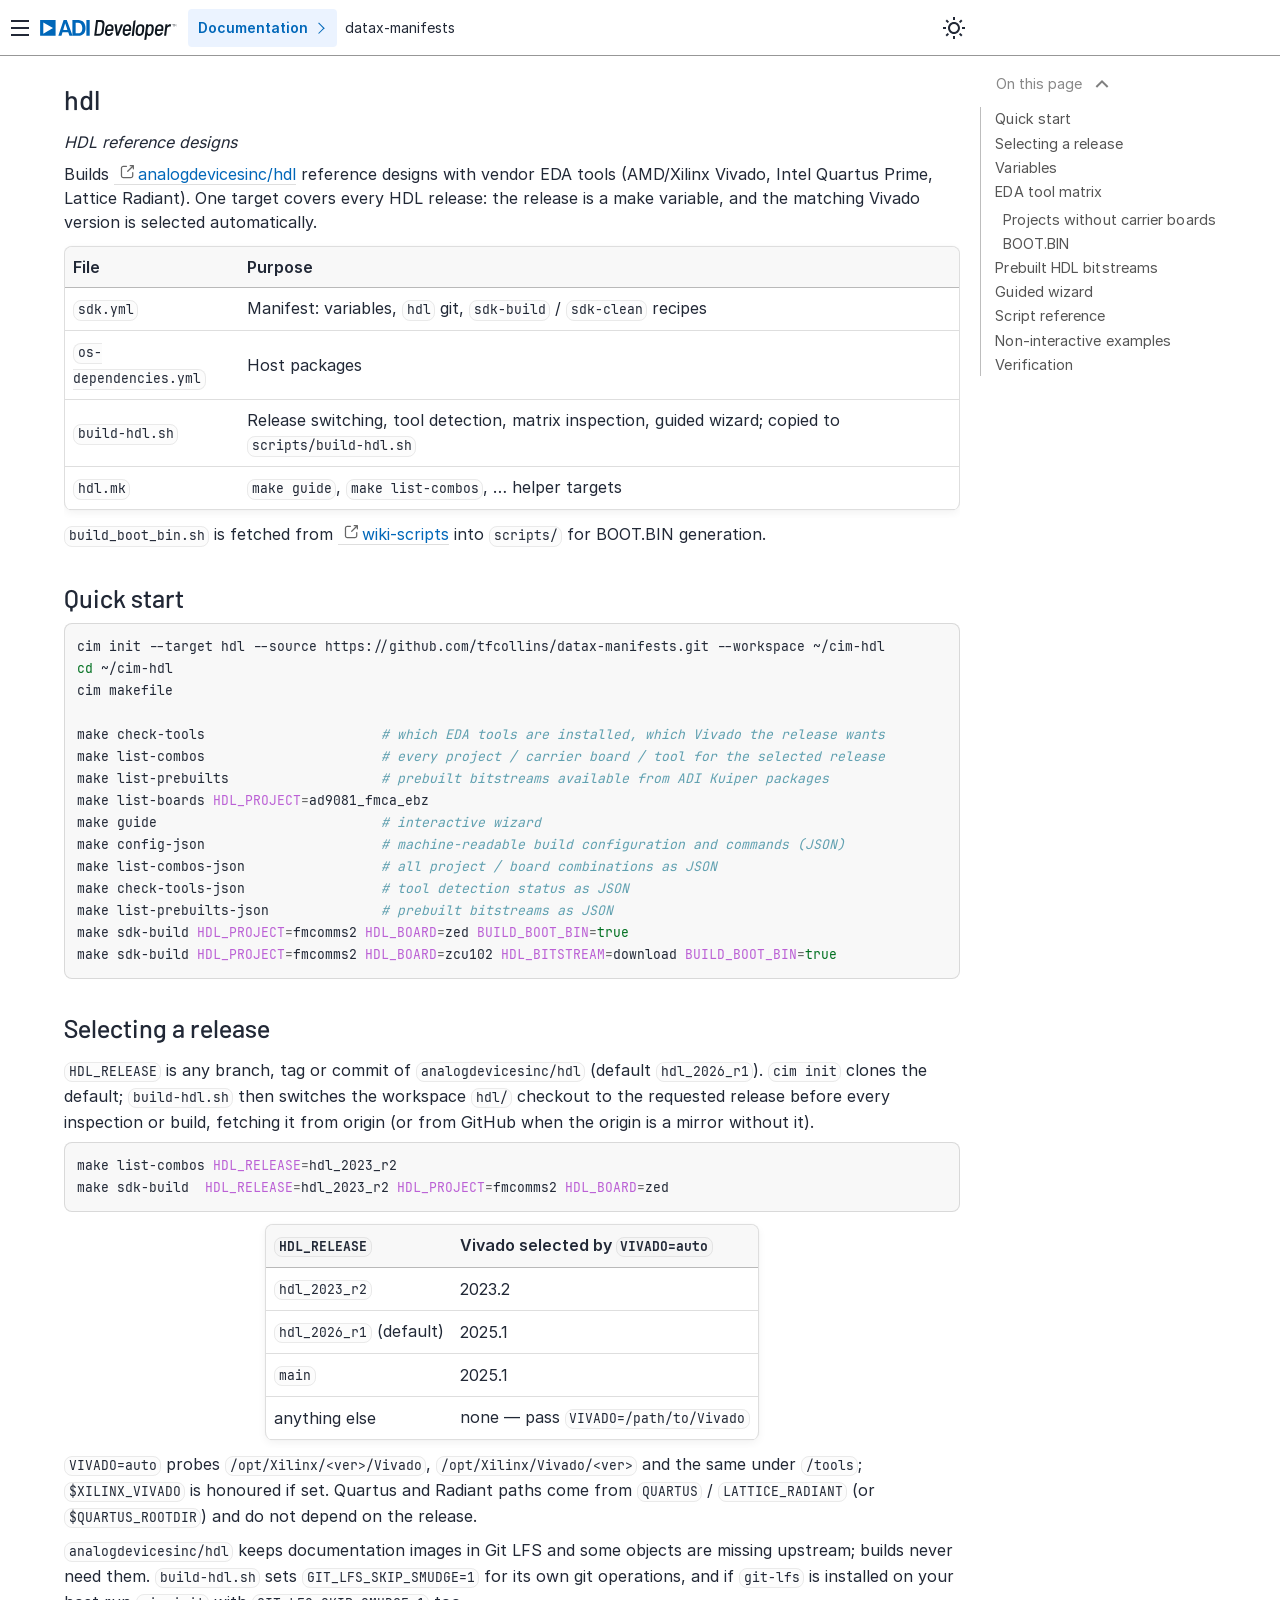
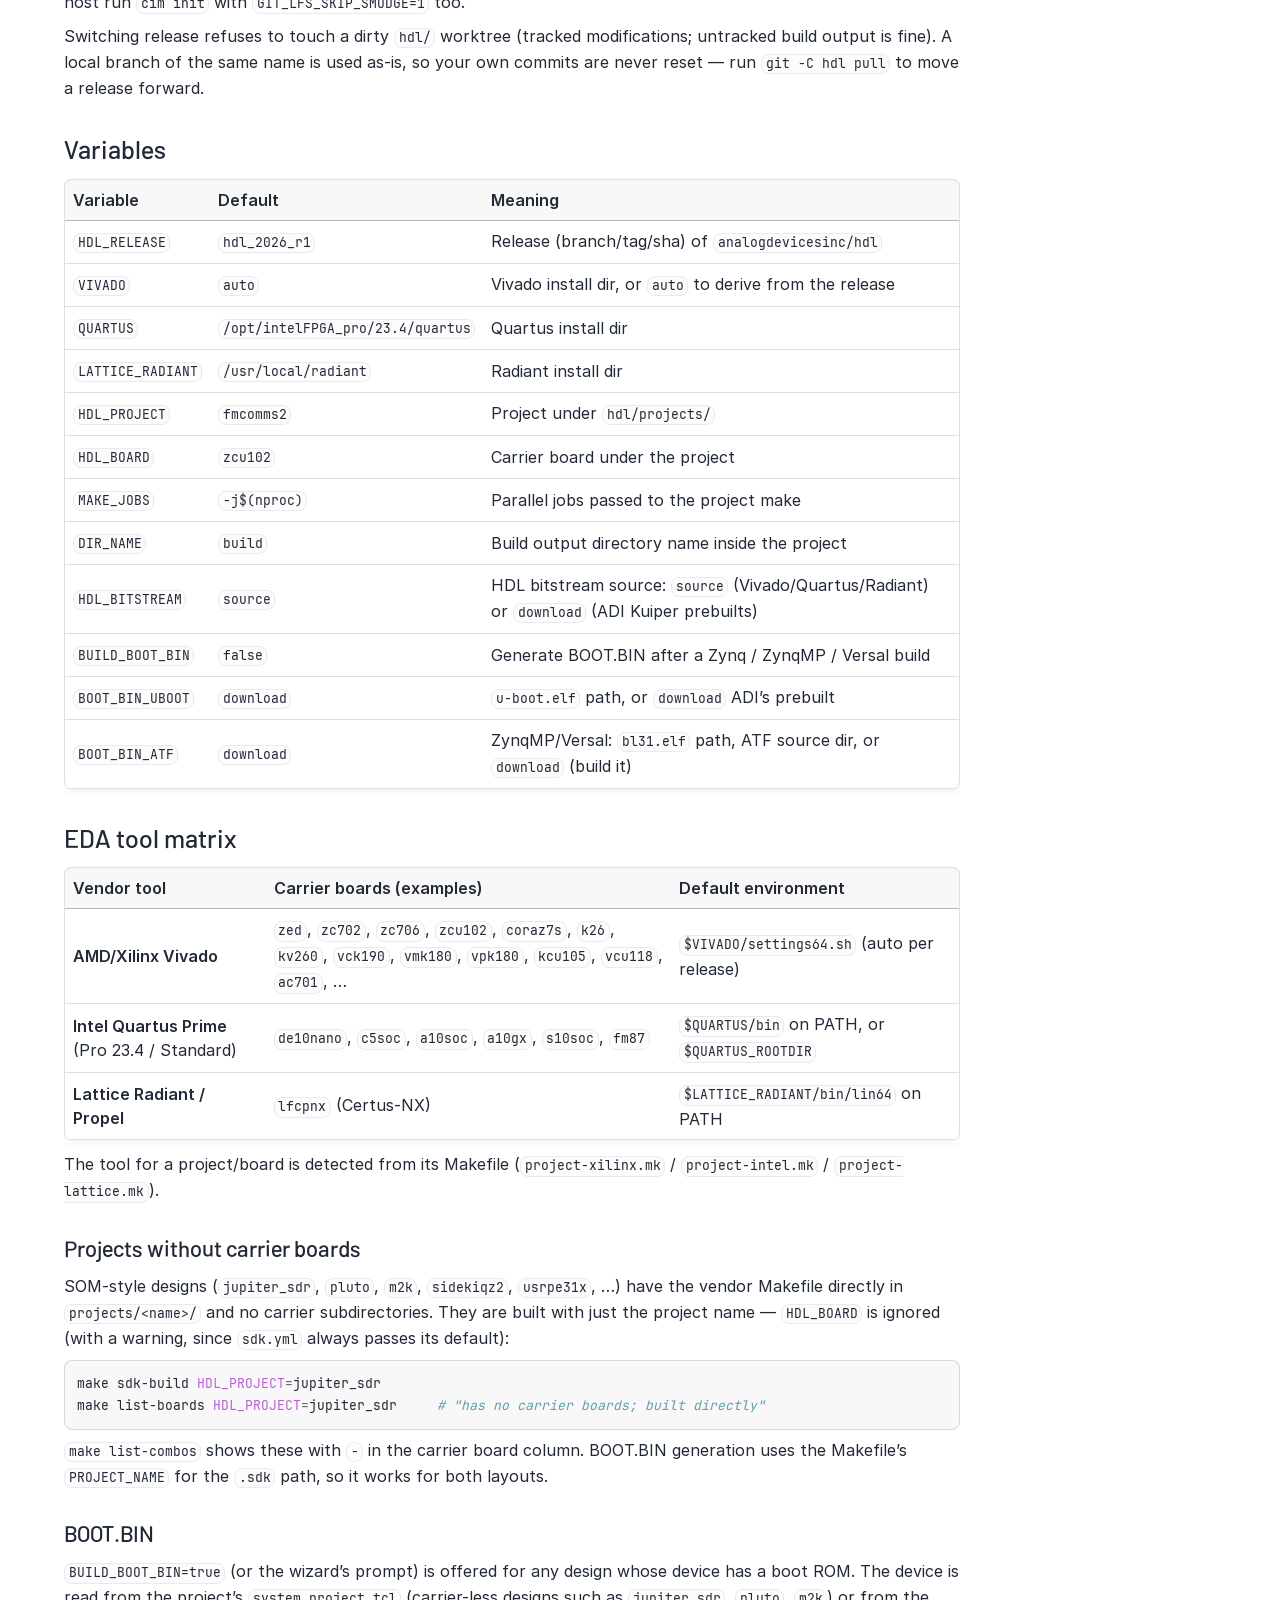
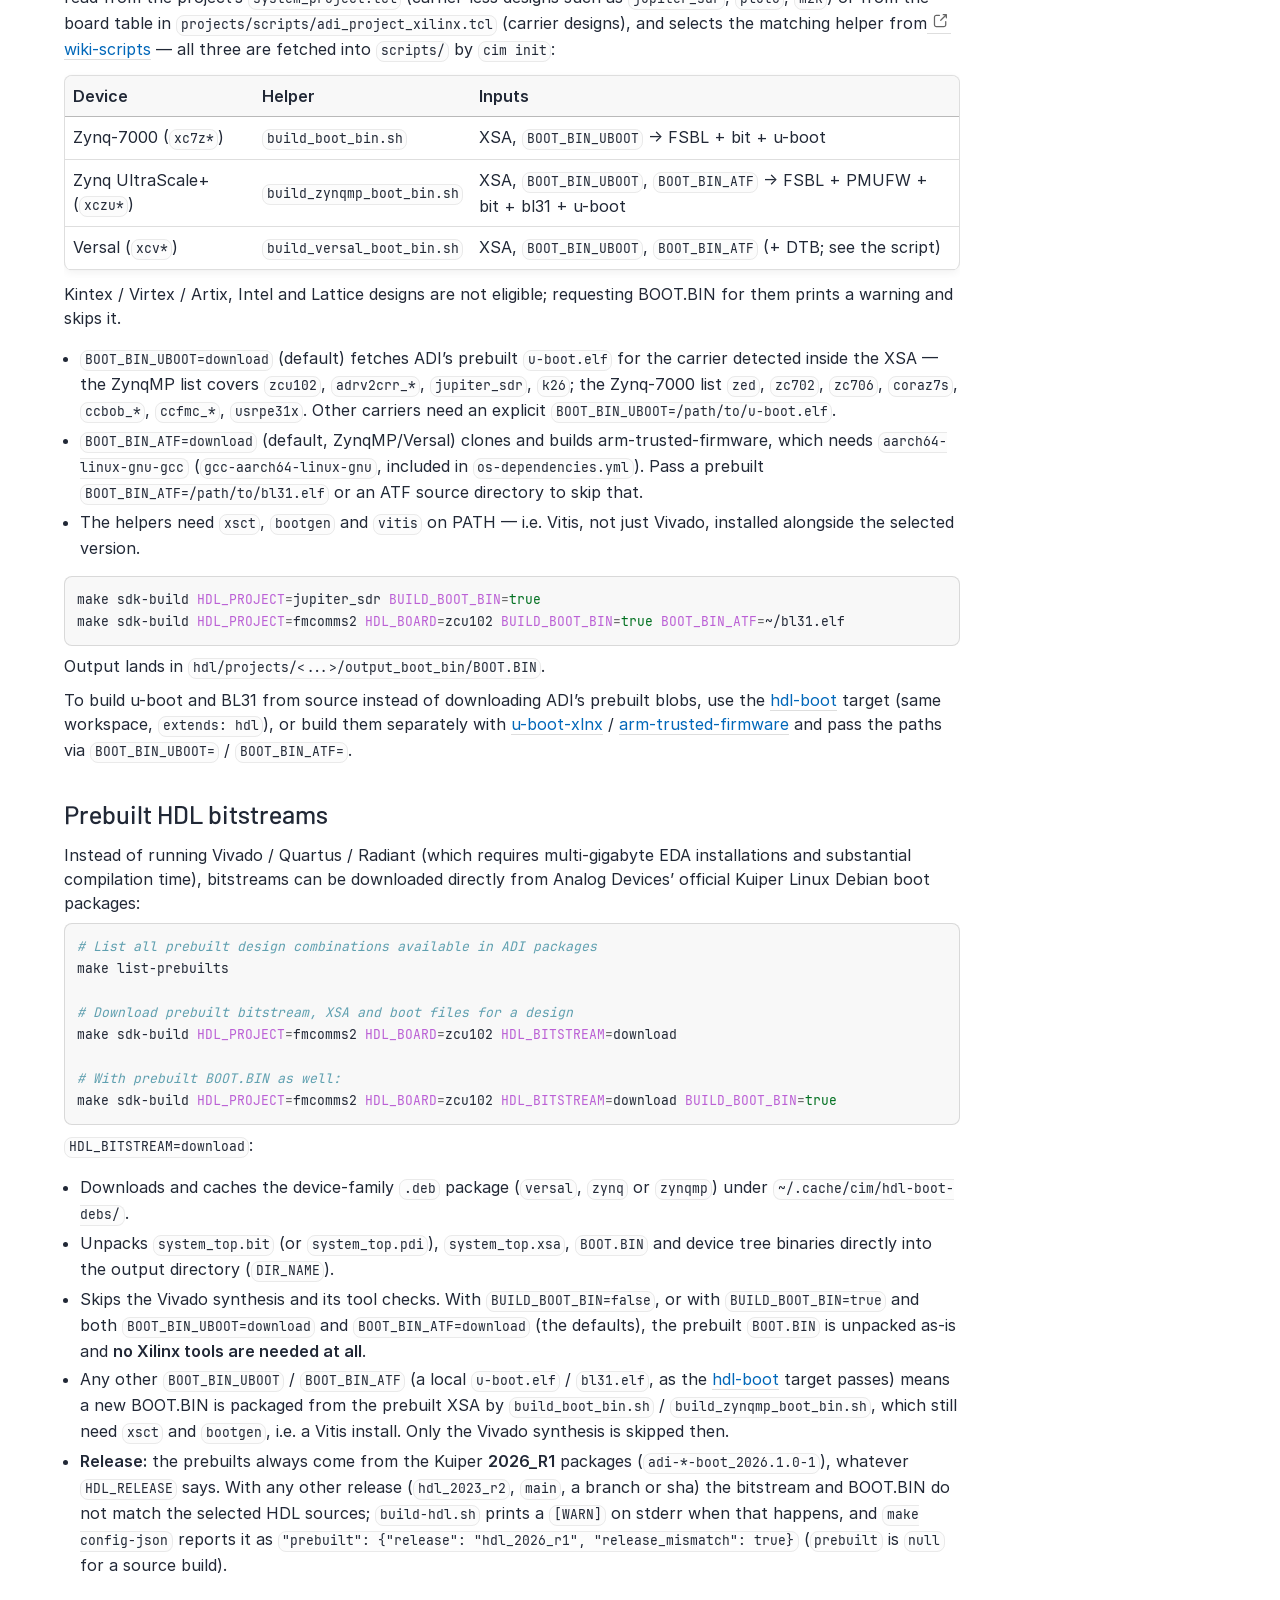
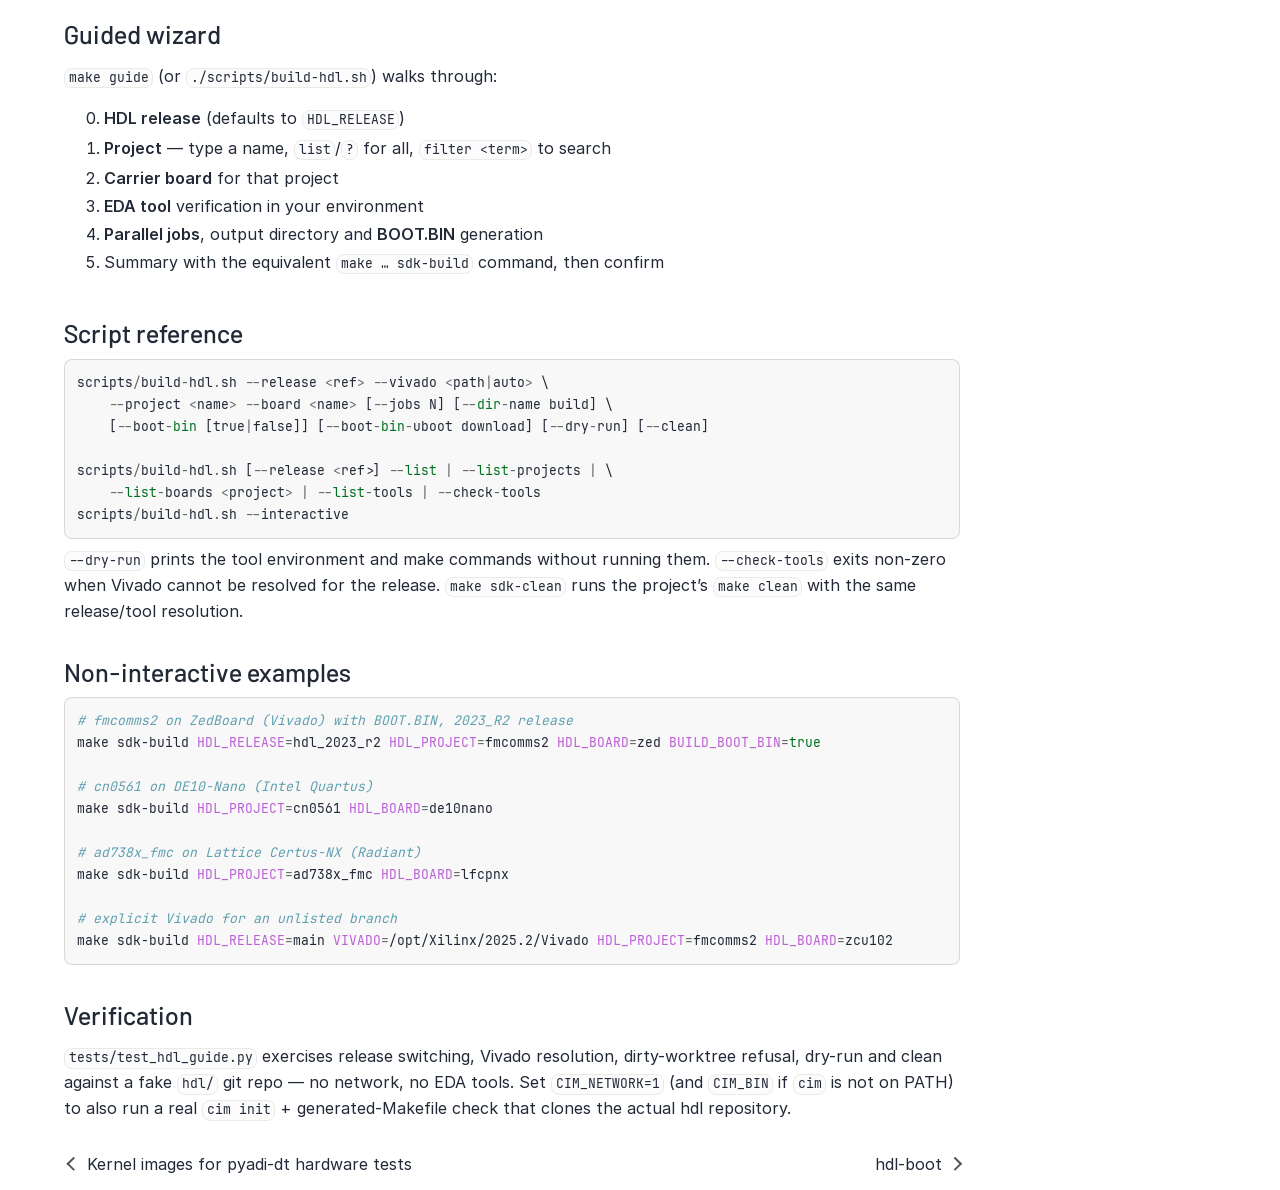
<file: targets/hdl.html>
<!DOCTYPE html>

<html lang="en" data-content_root="../">
  <head>
    <meta charset="utf-8" />
    <meta name="viewport" content="width=device-width, initial-scale=1.0" /><meta name="viewport" content="width=device-width, initial-scale=1" />
<meta content="HDL reference designs" name="description" />

    <title>hdl &#8212; datax-manifests main documentation</title>
    <link rel="stylesheet" type="text/css" href="../_static/pygments.css?v=8e8a900e" />
    <link rel="stylesheet" type="text/css" href="../_static/app.min.css?v=7db40558" />
    <link rel="stylesheet" type="text/css" href="../_static/css/diagrams.css?v=f154b667" />
    <script async="async" src="../_static/app.umd.js?v=2fe15c61"></script>
    <link rel="index" title="Index" href="../genindex.html" />
    <link rel="search" title="Search" href="../search.html" />
    <link rel="next" title="hdl-boot" href="hdl-boot.html" />
    <link rel="prev" title="Kernel images for pyadi-dt hardware tests" href="../tutorials/kernel-for-pyadi-dt.html" />
   
  
  
  
  <meta name="repository" content="datax-manifests">
  <meta name="version" content="main">
  
    <meta name="page_source_suffix" content=".md">
  
  
  


<style>
  body {
    
  }

  body.dark {
    
  }

  @media (prefers-color-scheme: dark) {
    body:not(.light) {
      
    }
  }
</style>
  </head>
  
    <body>
  
  <input type="checkbox" id="input-show-toc">
  <input type="checkbox" id="input-show-localtoc">
  <input type="checkbox" id="input-show-repotoc">

  
  <div class="search-area">
    <form action="" method="get">
      <input type="text" name="q" aria-labelledby="search-documentation" value="" autocomplete="off" autocorrect="off" autocapitalize="off" spellcheck="false" role="search" placeholder="Search"/>
      <button class="icon"></button>
    </form>
  </div>
  

  <header>
    <div id="left">
      <label id="show-sidebar" class="icon" for="input-show-toc" title="Show/hide index"></label>
    </div>
    <div id="right">
      <span>
        <a id="logo-org" href="https://developer.analog.com/" aria-label="Analog Devices Inc. landing page"></a>
        <div class="vertical-divider"></div>
        
        <label id="show-repotoc" for="input-show-repotoc" title="Show/hide docs">Documentation</label>
        
        <a id="logo" href="../index.html">
          <div>datax-manifests</div>
        </a>
      </span>
      <span class="reverse">
        <label id="show-localtoc" class="icon" for="input-show-localtoc" title="Show/hide contents"></label>
      </span>
    </div>
  </header>


  <div class="repotoc-tree overlay">
    <root/>

  </div>
    <div class="localtoc">
      <div class="tocwrapper">
        <div class="header localtoc-header">
          <a id="scroll-up" href="#top-anchor" title="Back to top"></a>
        </div>
        <nav>
          <ul>
<li><a class="reference internal" href="#">hdl</a><ul>
<li><a class="reference internal" href="#quick-start">Quick start</a></li>
<li><a class="reference internal" href="#selecting-a-release">Selecting a release</a></li>
<li><a class="reference internal" href="#variables">Variables</a></li>
<li><a class="reference internal" href="#eda-tool-matrix">EDA tool matrix</a><ul>
<li><a class="reference internal" href="#projects-without-carrier-boards">Projects without carrier boards</a></li>
<li><a class="reference internal" href="#boot-bin">BOOT.BIN</a></li>
</ul>
</li>
<li><a class="reference internal" href="#prebuilt-hdl-bitstreams">Prebuilt HDL bitstreams</a></li>
<li><a class="reference internal" href="#guided-wizard">Guided wizard</a></li>
<li><a class="reference internal" href="#script-reference">Script reference</a></li>
<li><a class="reference internal" href="#non-interactive-examples">Non-interactive examples</a></li>
<li><a class="reference internal" href="#verification">Verification</a></li>
</ul>
</li>
</ul>

        </nav>
      </div>
    </div>

  
      <div class="sphinxsidebar" role="navigation" aria-label="Main">
        <div class="sphinxsidebarwrapper">
    <a id="no-logo" href="../index.html">
      datax-manifests
    </a><input id="input-switch-toc" type="checkbox">
<label id="show-repotoc" for="input-switch-toc">
All content
</label>
<label id="show-toc" for="input-switch-toc">
Content on this topic
</label>
<div class="repotoc-tree">
  <root/>

</div>
<div class="toc-tree">
  <ul>
<li class="toctree-l1"><a class="reference internal" href="../introduction.html">Introduction</a></li>
</ul>

<p class="caption" role="heading">
  <span class="caption-text">Tutorials</span>
</p>

<ul>
<li class="toctree-l1"><a class="reference internal" href="../tutorials/fmcomms2-zed-boot-bin.html">FMCOMMS2 + BOOT.BIN</a></li>
<li class="toctree-l1"><a class="reference internal" href="../tutorials/jupiter-sdr-from-source.html">Jupiter from source</a></li>
<li class="toctree-l1"><a class="reference internal" href="../tutorials/switching-releases.html">Switching releases</a></li>
<li class="toctree-l1"><a class="reference internal" href="../tutorials/kernel-for-pyadi-dt.html">Kernel for pyadi-dt</a></li>
</ul>

<p class="caption" role="heading">
  <span class="caption-text">Targets</span>
</p>

<ul class="current">
<li class="toctree-l1 current"><a class="current reference internal" href="#">hdl</a></li>
<li class="toctree-l1"><a class="reference internal" href="hdl-boot.html">hdl-boot</a></li>
<li class="toctree-l1"><a class="reference internal" href="u-boot-xlnx.html">u-boot-xlnx</a></li>
<li class="toctree-l1"><a class="reference internal" href="arm-trusted-firmware.html">arm-trusted-firmware</a></li>
<li class="toctree-l1"><a class="reference internal" href="adi-linux.html">adi-linux</a></li>
</ul>

<ul>
<li class="toctree-l1"><a class="reference internal" href="../repository.html">Repository</a></li>
</ul>


</div>
        </div>
      </div>

  <div class="document">
      <div class="documentwrapper">
        <div class="bodywrapper" id="top-anchor">
          <div class="body-header">
  <nav class="breadcrumb empty"><ol></ol></nav>
</div>
          <div class="body" role="main">
            
  <section id="hdl">
<h1>hdl<a class="headerlink" href="#hdl" title="Link to this heading"></a></h1>
<p><em>HDL reference designs</em></p>
<p>Builds <a class="icon link reference external" href="https://github.com/analogdevicesinc/hdl" target="_blank">analogdevicesinc/hdl</a>
reference designs with vendor EDA tools (AMD/Xilinx Vivado, Intel Quartus
Prime, Lattice Radiant). One target covers every HDL release: the release is a
make variable, and the matching Vivado version is selected automatically.</p>
<div class="table-wrapper colwidths-auto docutils container">
<table class="docutils align-default">
<thead>
<tr class="row-odd"><th class="head"><p>File</p></th>
<th class="head"><p>Purpose</p></th>
</tr>
</thead>
<tbody>
<tr class="row-even"><td><p><code class="docutils literal notranslate"><span class="pre">sdk.yml</span></code></p></td>
<td><p>Manifest: variables, <code class="docutils literal notranslate"><span class="pre">hdl</span></code> git, <code class="docutils literal notranslate"><span class="pre">sdk-build</span></code> / <code class="docutils literal notranslate"><span class="pre">sdk-clean</span></code> recipes</p></td>
</tr>
<tr class="row-odd"><td><p><code class="docutils literal notranslate"><span class="pre">os-dependencies.yml</span></code></p></td>
<td><p>Host packages</p></td>
</tr>
<tr class="row-even"><td><p><code class="docutils literal notranslate"><span class="pre">build-hdl.sh</span></code></p></td>
<td><p>Release switching, tool detection, matrix inspection, guided wizard; copied to <code class="docutils literal notranslate"><span class="pre">scripts/build-hdl.sh</span></code></p></td>
</tr>
<tr class="row-odd"><td><p><code class="docutils literal notranslate"><span class="pre">hdl.mk</span></code></p></td>
<td><p><code class="docutils literal notranslate"><span class="pre">make</span> <span class="pre">guide</span></code>, <code class="docutils literal notranslate"><span class="pre">make</span> <span class="pre">list-combos</span></code>, … helper targets</p></td>
</tr>
</tbody>
</table>
</div>
<p><code class="docutils literal notranslate"><span class="pre">build_boot_bin.sh</span></code> is fetched from
<a class="icon link reference external" href="https://github.com/analogdevicesinc/wiki-scripts" target="_blank">wiki-scripts</a> into
<code class="docutils literal notranslate"><span class="pre">scripts/</span></code> for BOOT.BIN generation.</p>
<section id="quick-start">
<h2>Quick start<a class="headerlink" href="#quick-start" title="Link to this heading"></a></h2>
<div class="highlight-bash notranslate"><div class="highlight"><pre><span></span>cim<span class="w"> </span>init<span class="w"> </span>--target<span class="w"> </span>hdl<span class="w"> </span>--source<span class="w"> </span>https://github.com/tfcollins/datax-manifests.git<span class="w"> </span>--workspace<span class="w"> </span>~/cim-hdl
<span class="nb">cd</span><span class="w"> </span>~/cim-hdl
cim<span class="w"> </span>makefile

make<span class="w"> </span>check-tools<span class="w">                      </span><span class="c1"># which EDA tools are installed, which Vivado the release wants</span>
make<span class="w"> </span>list-combos<span class="w">                      </span><span class="c1"># every project / carrier board / tool for the selected release</span>
make<span class="w"> </span>list-prebuilts<span class="w">                   </span><span class="c1"># prebuilt bitstreams available from ADI Kuiper packages</span>
make<span class="w"> </span>list-boards<span class="w"> </span><span class="nv">HDL_PROJECT</span><span class="o">=</span>ad9081_fmca_ebz
make<span class="w"> </span>guide<span class="w">                            </span><span class="c1"># interactive wizard</span>
make<span class="w"> </span>config-json<span class="w">                      </span><span class="c1"># machine-readable build configuration and commands (JSON)</span>
make<span class="w"> </span>list-combos-json<span class="w">                 </span><span class="c1"># all project / board combinations as JSON</span>
make<span class="w"> </span>check-tools-json<span class="w">                 </span><span class="c1"># tool detection status as JSON</span>
make<span class="w"> </span>list-prebuilts-json<span class="w">              </span><span class="c1"># prebuilt bitstreams as JSON</span>
make<span class="w"> </span>sdk-build<span class="w"> </span><span class="nv">HDL_PROJECT</span><span class="o">=</span>fmcomms2<span class="w"> </span><span class="nv">HDL_BOARD</span><span class="o">=</span>zed<span class="w"> </span><span class="nv">BUILD_BOOT_BIN</span><span class="o">=</span><span class="nb">true</span>
make<span class="w"> </span>sdk-build<span class="w"> </span><span class="nv">HDL_PROJECT</span><span class="o">=</span>fmcomms2<span class="w"> </span><span class="nv">HDL_BOARD</span><span class="o">=</span>zcu102<span class="w"> </span><span class="nv">HDL_BITSTREAM</span><span class="o">=</span>download<span class="w"> </span><span class="nv">BUILD_BOOT_BIN</span><span class="o">=</span><span class="nb">true</span>
</pre></div>
</div>
</section>
<section id="selecting-a-release">
<h2>Selecting a release<a class="headerlink" href="#selecting-a-release" title="Link to this heading"></a></h2>
<p><code class="docutils literal notranslate"><span class="pre">HDL_RELEASE</span></code> is any branch, tag or commit of <code class="docutils literal notranslate"><span class="pre">analogdevicesinc/hdl</span></code>
(default <code class="docutils literal notranslate"><span class="pre">hdl_2026_r1</span></code>). <code class="docutils literal notranslate"><span class="pre">cim</span> <span class="pre">init</span></code> clones the default; <code class="docutils literal notranslate"><span class="pre">build-hdl.sh</span></code> then
switches the workspace <code class="docutils literal notranslate"><span class="pre">hdl/</span></code> checkout to the requested release before every
inspection or build, fetching it from origin (or from GitHub when the origin
is a mirror without it).</p>
<div class="highlight-bash notranslate"><div class="highlight"><pre><span></span>make<span class="w"> </span>list-combos<span class="w"> </span><span class="nv">HDL_RELEASE</span><span class="o">=</span>hdl_2023_r2
make<span class="w"> </span>sdk-build<span class="w">  </span><span class="nv">HDL_RELEASE</span><span class="o">=</span>hdl_2023_r2<span class="w"> </span><span class="nv">HDL_PROJECT</span><span class="o">=</span>fmcomms2<span class="w"> </span><span class="nv">HDL_BOARD</span><span class="o">=</span>zed
</pre></div>
</div>
<div class="table-wrapper colwidths-auto docutils container">
<table class="docutils align-default">
<thead>
<tr class="row-odd"><th class="head"><p><code class="docutils literal notranslate"><span class="pre">HDL_RELEASE</span></code></p></th>
<th class="head"><p>Vivado selected by <code class="docutils literal notranslate"><span class="pre">VIVADO=auto</span></code></p></th>
</tr>
</thead>
<tbody>
<tr class="row-even"><td><p><code class="docutils literal notranslate"><span class="pre">hdl_2023_r2</span></code></p></td>
<td><p>2023.2</p></td>
</tr>
<tr class="row-odd"><td><p><code class="docutils literal notranslate"><span class="pre">hdl_2026_r1</span></code> (default)</p></td>
<td><p>2025.1</p></td>
</tr>
<tr class="row-even"><td><p><code class="docutils literal notranslate"><span class="pre">main</span></code></p></td>
<td><p>2025.1</p></td>
</tr>
<tr class="row-odd"><td><p>anything else</p></td>
<td><p>none — pass <code class="docutils literal notranslate"><span class="pre">VIVADO=/path/to/Vivado</span></code></p></td>
</tr>
</tbody>
</table>
</div>
<p><code class="docutils literal notranslate"><span class="pre">VIVADO=auto</span></code> probes <code class="docutils literal notranslate"><span class="pre">/opt/Xilinx/&lt;ver&gt;/Vivado</span></code>, <code class="docutils literal notranslate"><span class="pre">/opt/Xilinx/Vivado/&lt;ver&gt;</span></code>
and the same under <code class="docutils literal notranslate"><span class="pre">/tools</span></code>; <code class="docutils literal notranslate"><span class="pre">$XILINX_VIVADO</span></code> is honoured if set. Quartus and
Radiant paths come from <code class="docutils literal notranslate"><span class="pre">QUARTUS</span></code> / <code class="docutils literal notranslate"><span class="pre">LATTICE_RADIANT</span></code> (or
<code class="docutils literal notranslate"><span class="pre">$QUARTUS_ROOTDIR</span></code>) and do not depend on the release.</p>
<p><code class="docutils literal notranslate"><span class="pre">analogdevicesinc/hdl</span></code> keeps documentation images in Git LFS and some objects
are missing upstream; builds never need them. <code class="docutils literal notranslate"><span class="pre">build-hdl.sh</span></code> sets
<code class="docutils literal notranslate"><span class="pre">GIT_LFS_SKIP_SMUDGE=1</span></code> for its own git operations, and if <code class="docutils literal notranslate"><span class="pre">git-lfs</span></code> is
installed on your host run <code class="docutils literal notranslate"><span class="pre">cim</span> <span class="pre">init</span></code> with <code class="docutils literal notranslate"><span class="pre">GIT_LFS_SKIP_SMUDGE=1</span></code> too.</p>
<p>Switching release refuses to touch a dirty <code class="docutils literal notranslate"><span class="pre">hdl/</span></code> worktree (tracked
modifications; untracked build output is fine). A local branch of the same
name is used as-is, so your own commits are never reset — run
<code class="docutils literal notranslate"><span class="pre">git</span> <span class="pre">-C</span> <span class="pre">hdl</span> <span class="pre">pull</span></code> to move a release forward.</p>
</section>
<section id="variables">
<h2>Variables<a class="headerlink" href="#variables" title="Link to this heading"></a></h2>
<div class="table-wrapper colwidths-auto docutils container">
<table class="docutils align-default">
<thead>
<tr class="row-odd"><th class="head"><p>Variable</p></th>
<th class="head"><p>Default</p></th>
<th class="head"><p>Meaning</p></th>
</tr>
</thead>
<tbody>
<tr class="row-even"><td><p><code class="docutils literal notranslate"><span class="pre">HDL_RELEASE</span></code></p></td>
<td><p><code class="docutils literal notranslate"><span class="pre">hdl_2026_r1</span></code></p></td>
<td><p>Release (branch/tag/sha) of <code class="docutils literal notranslate"><span class="pre">analogdevicesinc/hdl</span></code></p></td>
</tr>
<tr class="row-odd"><td><p><code class="docutils literal notranslate"><span class="pre">VIVADO</span></code></p></td>
<td><p><code class="docutils literal notranslate"><span class="pre">auto</span></code></p></td>
<td><p>Vivado install dir, or <code class="docutils literal notranslate"><span class="pre">auto</span></code> to derive from the release</p></td>
</tr>
<tr class="row-even"><td><p><code class="docutils literal notranslate"><span class="pre">QUARTUS</span></code></p></td>
<td><p><code class="docutils literal notranslate"><span class="pre">/opt/intelFPGA_pro/23.4/quartus</span></code></p></td>
<td><p>Quartus install dir</p></td>
</tr>
<tr class="row-odd"><td><p><code class="docutils literal notranslate"><span class="pre">LATTICE_RADIANT</span></code></p></td>
<td><p><code class="docutils literal notranslate"><span class="pre">/usr/local/radiant</span></code></p></td>
<td><p>Radiant install dir</p></td>
</tr>
<tr class="row-even"><td><p><code class="docutils literal notranslate"><span class="pre">HDL_PROJECT</span></code></p></td>
<td><p><code class="docutils literal notranslate"><span class="pre">fmcomms2</span></code></p></td>
<td><p>Project under <code class="docutils literal notranslate"><span class="pre">hdl/projects/</span></code></p></td>
</tr>
<tr class="row-odd"><td><p><code class="docutils literal notranslate"><span class="pre">HDL_BOARD</span></code></p></td>
<td><p><code class="docutils literal notranslate"><span class="pre">zcu102</span></code></p></td>
<td><p>Carrier board under the project</p></td>
</tr>
<tr class="row-even"><td><p><code class="docutils literal notranslate"><span class="pre">MAKE_JOBS</span></code></p></td>
<td><p><code class="docutils literal notranslate"><span class="pre">-j$(nproc)</span></code></p></td>
<td><p>Parallel jobs passed to the project make</p></td>
</tr>
<tr class="row-odd"><td><p><code class="docutils literal notranslate"><span class="pre">DIR_NAME</span></code></p></td>
<td><p><code class="docutils literal notranslate"><span class="pre">build</span></code></p></td>
<td><p>Build output directory name inside the project</p></td>
</tr>
<tr class="row-even"><td><p><code class="docutils literal notranslate"><span class="pre">HDL_BITSTREAM</span></code></p></td>
<td><p><code class="docutils literal notranslate"><span class="pre">source</span></code></p></td>
<td><p>HDL bitstream source: <code class="docutils literal notranslate"><span class="pre">source</span></code> (Vivado/Quartus/Radiant) or <code class="docutils literal notranslate"><span class="pre">download</span></code> (ADI Kuiper prebuilts)</p></td>
</tr>
<tr class="row-odd"><td><p><code class="docutils literal notranslate"><span class="pre">BUILD_BOOT_BIN</span></code></p></td>
<td><p><code class="docutils literal notranslate"><span class="pre">false</span></code></p></td>
<td><p>Generate BOOT.BIN after a Zynq / ZynqMP / Versal build</p></td>
</tr>
<tr class="row-even"><td><p><code class="docutils literal notranslate"><span class="pre">BOOT_BIN_UBOOT</span></code></p></td>
<td><p><code class="docutils literal notranslate"><span class="pre">download</span></code></p></td>
<td><p><code class="docutils literal notranslate"><span class="pre">u-boot.elf</span></code> path, or <code class="docutils literal notranslate"><span class="pre">download</span></code> ADI’s prebuilt</p></td>
</tr>
<tr class="row-odd"><td><p><code class="docutils literal notranslate"><span class="pre">BOOT_BIN_ATF</span></code></p></td>
<td><p><code class="docutils literal notranslate"><span class="pre">download</span></code></p></td>
<td><p>ZynqMP/Versal: <code class="docutils literal notranslate"><span class="pre">bl31.elf</span></code> path, ATF source dir, or <code class="docutils literal notranslate"><span class="pre">download</span></code> (build it)</p></td>
</tr>
</tbody>
</table>
</div>
</section>
<section id="eda-tool-matrix">
<h2>EDA tool matrix<a class="headerlink" href="#eda-tool-matrix" title="Link to this heading"></a></h2>
<div class="table-wrapper colwidths-auto docutils container">
<table class="docutils align-default">
<thead>
<tr class="row-odd"><th class="head"><p>Vendor tool</p></th>
<th class="head"><p>Carrier boards (examples)</p></th>
<th class="head"><p>Default environment</p></th>
</tr>
</thead>
<tbody>
<tr class="row-even"><td><p><strong>AMD/Xilinx Vivado</strong></p></td>
<td><p><code class="docutils literal notranslate"><span class="pre">zed</span></code>, <code class="docutils literal notranslate"><span class="pre">zc702</span></code>, <code class="docutils literal notranslate"><span class="pre">zc706</span></code>, <code class="docutils literal notranslate"><span class="pre">zcu102</span></code>, <code class="docutils literal notranslate"><span class="pre">coraz7s</span></code>, <code class="docutils literal notranslate"><span class="pre">k26</span></code>, <code class="docutils literal notranslate"><span class="pre">kv260</span></code>, <code class="docutils literal notranslate"><span class="pre">vck190</span></code>, <code class="docutils literal notranslate"><span class="pre">vmk180</span></code>, <code class="docutils literal notranslate"><span class="pre">vpk180</span></code>, <code class="docutils literal notranslate"><span class="pre">kcu105</span></code>, <code class="docutils literal notranslate"><span class="pre">vcu118</span></code>, <code class="docutils literal notranslate"><span class="pre">ac701</span></code>, …</p></td>
<td><p><code class="docutils literal notranslate"><span class="pre">$VIVADO/settings64.sh</span></code> (auto per release)</p></td>
</tr>
<tr class="row-odd"><td><p><strong>Intel Quartus Prime</strong> (Pro 23.4 / Standard)</p></td>
<td><p><code class="docutils literal notranslate"><span class="pre">de10nano</span></code>, <code class="docutils literal notranslate"><span class="pre">c5soc</span></code>, <code class="docutils literal notranslate"><span class="pre">a10soc</span></code>, <code class="docutils literal notranslate"><span class="pre">a10gx</span></code>, <code class="docutils literal notranslate"><span class="pre">s10soc</span></code>, <code class="docutils literal notranslate"><span class="pre">fm87</span></code></p></td>
<td><p><code class="docutils literal notranslate"><span class="pre">$QUARTUS/bin</span></code> on PATH, or <code class="docutils literal notranslate"><span class="pre">$QUARTUS_ROOTDIR</span></code></p></td>
</tr>
<tr class="row-even"><td><p><strong>Lattice Radiant / Propel</strong></p></td>
<td><p><code class="docutils literal notranslate"><span class="pre">lfcpnx</span></code> (Certus-NX)</p></td>
<td><p><code class="docutils literal notranslate"><span class="pre">$LATTICE_RADIANT/bin/lin64</span></code> on PATH</p></td>
</tr>
</tbody>
</table>
</div>
<p>The tool for a project/board is detected from its Makefile
(<code class="docutils literal notranslate"><span class="pre">project-xilinx.mk</span></code> / <code class="docutils literal notranslate"><span class="pre">project-intel.mk</span></code> / <code class="docutils literal notranslate"><span class="pre">project-lattice.mk</span></code>).</p>
<section id="projects-without-carrier-boards">
<h3>Projects without carrier boards<a class="headerlink" href="#projects-without-carrier-boards" title="Link to this heading"></a></h3>
<p>SOM-style designs (<code class="docutils literal notranslate"><span class="pre">jupiter_sdr</span></code>, <code class="docutils literal notranslate"><span class="pre">pluto</span></code>, <code class="docutils literal notranslate"><span class="pre">m2k</span></code>, <code class="docutils literal notranslate"><span class="pre">sidekiqz2</span></code>, <code class="docutils literal notranslate"><span class="pre">usrpe31x</span></code>, …)
have the vendor Makefile directly in <code class="docutils literal notranslate"><span class="pre">projects/&lt;name&gt;/</span></code> and no carrier
subdirectories. They are built with just the project name — <code class="docutils literal notranslate"><span class="pre">HDL_BOARD</span></code> is
ignored (with a warning, since <code class="docutils literal notranslate"><span class="pre">sdk.yml</span></code> always passes its default):</p>
<div class="highlight-bash notranslate"><div class="highlight"><pre><span></span>make<span class="w"> </span>sdk-build<span class="w"> </span><span class="nv">HDL_PROJECT</span><span class="o">=</span>jupiter_sdr
make<span class="w"> </span>list-boards<span class="w"> </span><span class="nv">HDL_PROJECT</span><span class="o">=</span>jupiter_sdr<span class="w">     </span><span class="c1"># "has no carrier boards; built directly"</span>
</pre></div>
</div>
<p><code class="docutils literal notranslate"><span class="pre">make</span> <span class="pre">list-combos</span></code> shows these with <code class="docutils literal notranslate"><span class="pre">-</span></code> in the carrier board column. BOOT.BIN
generation uses the Makefile’s <code class="docutils literal notranslate"><span class="pre">PROJECT_NAME</span></code> for the <code class="docutils literal notranslate"><span class="pre">.sdk</span></code> path, so it works
for both layouts.</p>
</section>
<section id="boot-bin">
<span id="bootbin"></span><h3>BOOT.BIN<a class="headerlink" href="#boot-bin" title="Link to this heading"></a></h3>
<p><code class="docutils literal notranslate"><span class="pre">BUILD_BOOT_BIN=true</span></code> (or the wizard’s prompt) is offered for any design whose
device has a boot ROM. The device is read from the project’s
<code class="docutils literal notranslate"><span class="pre">system_project.tcl</span></code> (carrier-less designs such as <code class="docutils literal notranslate"><span class="pre">jupiter_sdr</span></code>, <code class="docutils literal notranslate"><span class="pre">pluto</span></code>,
<code class="docutils literal notranslate"><span class="pre">m2k</span></code>) or from the board table in <code class="docutils literal notranslate"><span class="pre">projects/scripts/adi_project_xilinx.tcl</span></code>
(carrier designs), and selects the matching helper from
<a class="icon link reference external" href="https://github.com/analogdevicesinc/wiki-scripts" target="_blank">wiki-scripts</a> — all three
are fetched into <code class="docutils literal notranslate"><span class="pre">scripts/</span></code> by <code class="docutils literal notranslate"><span class="pre">cim</span> <span class="pre">init</span></code>:</p>
<div class="table-wrapper colwidths-auto docutils container">
<table class="docutils align-default">
<thead>
<tr class="row-odd"><th class="head"><p>Device</p></th>
<th class="head"><p>Helper</p></th>
<th class="head"><p>Inputs</p></th>
</tr>
</thead>
<tbody>
<tr class="row-even"><td><p>Zynq-7000 (<code class="docutils literal notranslate"><span class="pre">xc7z*</span></code>)</p></td>
<td><p><code class="docutils literal notranslate"><span class="pre">build_boot_bin.sh</span></code></p></td>
<td><p>XSA, <code class="docutils literal notranslate"><span class="pre">BOOT_BIN_UBOOT</span></code> → FSBL + bit + u-boot</p></td>
</tr>
<tr class="row-odd"><td><p>Zynq UltraScale+ (<code class="docutils literal notranslate"><span class="pre">xczu*</span></code>)</p></td>
<td><p><code class="docutils literal notranslate"><span class="pre">build_zynqmp_boot_bin.sh</span></code></p></td>
<td><p>XSA, <code class="docutils literal notranslate"><span class="pre">BOOT_BIN_UBOOT</span></code>, <code class="docutils literal notranslate"><span class="pre">BOOT_BIN_ATF</span></code> → FSBL + PMUFW + bit + bl31 + u-boot</p></td>
</tr>
<tr class="row-even"><td><p>Versal (<code class="docutils literal notranslate"><span class="pre">xcv*</span></code>)</p></td>
<td><p><code class="docutils literal notranslate"><span class="pre">build_versal_boot_bin.sh</span></code></p></td>
<td><p>XSA, <code class="docutils literal notranslate"><span class="pre">BOOT_BIN_UBOOT</span></code>, <code class="docutils literal notranslate"><span class="pre">BOOT_BIN_ATF</span></code> (+ DTB; see the script)</p></td>
</tr>
</tbody>
</table>
</div>
<p>Kintex / Virtex / Artix, Intel and Lattice designs are not eligible;
requesting BOOT.BIN for them prints a warning and skips it.</p>
<ul class="simple">
<li><p><code class="docutils literal notranslate"><span class="pre">BOOT_BIN_UBOOT=download</span></code> (default) fetches ADI’s prebuilt <code class="docutils literal notranslate"><span class="pre">u-boot.elf</span></code> for
the carrier detected inside the XSA — the ZynqMP list covers <code class="docutils literal notranslate"><span class="pre">zcu102</span></code>,
<code class="docutils literal notranslate"><span class="pre">adrv2crr_*</span></code>, <code class="docutils literal notranslate"><span class="pre">jupiter_sdr</span></code>, <code class="docutils literal notranslate"><span class="pre">k26</span></code>; the Zynq-7000 list <code class="docutils literal notranslate"><span class="pre">zed</span></code>, <code class="docutils literal notranslate"><span class="pre">zc702</span></code>,
<code class="docutils literal notranslate"><span class="pre">zc706</span></code>, <code class="docutils literal notranslate"><span class="pre">coraz7s</span></code>, <code class="docutils literal notranslate"><span class="pre">ccbob_*</span></code>, <code class="docutils literal notranslate"><span class="pre">ccfmc_*</span></code>, <code class="docutils literal notranslate"><span class="pre">usrpe31x</span></code>. Other carriers need an
explicit <code class="docutils literal notranslate"><span class="pre">BOOT_BIN_UBOOT=/path/to/u-boot.elf</span></code>.</p></li>
<li><p><code class="docutils literal notranslate"><span class="pre">BOOT_BIN_ATF=download</span></code> (default, ZynqMP/Versal) clones and builds
arm-trusted-firmware, which needs <code class="docutils literal notranslate"><span class="pre">aarch64-linux-gnu-gcc</span></code>
(<code class="docutils literal notranslate"><span class="pre">gcc-aarch64-linux-gnu</span></code>, included in <code class="docutils literal notranslate"><span class="pre">os-dependencies.yml</span></code>). Pass a
prebuilt <code class="docutils literal notranslate"><span class="pre">BOOT_BIN_ATF=/path/to/bl31.elf</span></code> or an ATF source directory to skip
that.</p></li>
<li><p>The helpers need <code class="docutils literal notranslate"><span class="pre">xsct</span></code>, <code class="docutils literal notranslate"><span class="pre">bootgen</span></code> and <code class="docutils literal notranslate"><span class="pre">vitis</span></code> on PATH — i.e. Vitis, not
just Vivado, installed alongside the selected version.</p></li>
</ul>
<div class="highlight-bash notranslate"><div class="highlight"><pre><span></span>make<span class="w"> </span>sdk-build<span class="w"> </span><span class="nv">HDL_PROJECT</span><span class="o">=</span>jupiter_sdr<span class="w"> </span><span class="nv">BUILD_BOOT_BIN</span><span class="o">=</span><span class="nb">true</span>
make<span class="w"> </span>sdk-build<span class="w"> </span><span class="nv">HDL_PROJECT</span><span class="o">=</span>fmcomms2<span class="w"> </span><span class="nv">HDL_BOARD</span><span class="o">=</span>zcu102<span class="w"> </span><span class="nv">BUILD_BOOT_BIN</span><span class="o">=</span><span class="nb">true</span><span class="w"> </span><span class="nv">BOOT_BIN_ATF</span><span class="o">=</span>~/bl31.elf
</pre></div>
</div>
<p>Output lands in <code class="docutils literal notranslate"><span class="pre">hdl/projects/&lt;...&gt;/output_boot_bin/BOOT.BIN</span></code>.</p>
<p>To build u-boot and BL31 from source instead of downloading ADI’s prebuilt
blobs, use the <a class="reference internal" href="hdl-boot.html"><span class="doc">hdl-boot</span></a> target (same workspace,
<code class="docutils literal notranslate"><span class="pre">extends:</span> <span class="pre">hdl</span></code>), or build them separately with
<a class="reference internal" href="u-boot-xlnx.html"><span class="doc">u-boot-xlnx</span></a> /
<a class="reference internal" href="arm-trusted-firmware.html"><span class="doc">arm-trusted-firmware</span></a> and pass the
paths via <code class="docutils literal notranslate"><span class="pre">BOOT_BIN_UBOOT=</span></code> / <code class="docutils literal notranslate"><span class="pre">BOOT_BIN_ATF=</span></code>.</p>
</section>
</section>
<section id="prebuilt-hdl-bitstreams">
<h2>Prebuilt HDL bitstreams<a class="headerlink" href="#prebuilt-hdl-bitstreams" title="Link to this heading"></a></h2>
<p>Instead of running Vivado / Quartus / Radiant (which requires multi-gigabyte
EDA installations and substantial compilation time), bitstreams can be
downloaded directly from Analog Devices’ official Kuiper Linux Debian boot
packages:</p>
<div class="highlight-bash notranslate"><div class="highlight"><pre><span></span><span class="c1"># List all prebuilt design combinations available in ADI packages</span>
make<span class="w"> </span>list-prebuilts

<span class="c1"># Download prebuilt bitstream, XSA and boot files for a design</span>
make<span class="w"> </span>sdk-build<span class="w"> </span><span class="nv">HDL_PROJECT</span><span class="o">=</span>fmcomms2<span class="w"> </span><span class="nv">HDL_BOARD</span><span class="o">=</span>zcu102<span class="w"> </span><span class="nv">HDL_BITSTREAM</span><span class="o">=</span>download

<span class="c1"># With prebuilt BOOT.BIN as well:</span>
make<span class="w"> </span>sdk-build<span class="w"> </span><span class="nv">HDL_PROJECT</span><span class="o">=</span>fmcomms2<span class="w"> </span><span class="nv">HDL_BOARD</span><span class="o">=</span>zcu102<span class="w"> </span><span class="nv">HDL_BITSTREAM</span><span class="o">=</span>download<span class="w"> </span><span class="nv">BUILD_BOOT_BIN</span><span class="o">=</span><span class="nb">true</span>
</pre></div>
</div>
<p><code class="docutils literal notranslate"><span class="pre">HDL_BITSTREAM=download</span></code>:</p>
<ul class="simple">
<li><p>Downloads and caches the device-family <code class="docutils literal notranslate"><span class="pre">.deb</span></code> package (<code class="docutils literal notranslate"><span class="pre">versal</span></code>, <code class="docutils literal notranslate"><span class="pre">zynq</span></code> or
<code class="docutils literal notranslate"><span class="pre">zynqmp</span></code>) under <code class="docutils literal notranslate"><span class="pre">~/.cache/cim/hdl-boot-debs/</span></code>.</p></li>
<li><p>Unpacks <code class="docutils literal notranslate"><span class="pre">system_top.bit</span></code> (or <code class="docutils literal notranslate"><span class="pre">system_top.pdi</span></code>), <code class="docutils literal notranslate"><span class="pre">system_top.xsa</span></code>, <code class="docutils literal notranslate"><span class="pre">BOOT.BIN</span></code>
and device tree binaries directly into the output directory (<code class="docutils literal notranslate"><span class="pre">DIR_NAME</span></code>).</p></li>
<li><p>Skips the Vivado synthesis and its tool checks. With <code class="docutils literal notranslate"><span class="pre">BUILD_BOOT_BIN=false</span></code>,
or with <code class="docutils literal notranslate"><span class="pre">BUILD_BOOT_BIN=true</span></code> and both <code class="docutils literal notranslate"><span class="pre">BOOT_BIN_UBOOT=download</span></code> and
<code class="docutils literal notranslate"><span class="pre">BOOT_BIN_ATF=download</span></code> (the defaults), the prebuilt <code class="docutils literal notranslate"><span class="pre">BOOT.BIN</span></code> is unpacked
as-is and <strong>no Xilinx tools are needed at all</strong>.</p></li>
<li><p>Any other <code class="docutils literal notranslate"><span class="pre">BOOT_BIN_UBOOT</span></code> / <code class="docutils literal notranslate"><span class="pre">BOOT_BIN_ATF</span></code> (a local <code class="docutils literal notranslate"><span class="pre">u-boot.elf</span></code> /
<code class="docutils literal notranslate"><span class="pre">bl31.elf</span></code>, as the <a class="reference internal" href="hdl-boot.html"><span class="doc">hdl-boot</span></a> target passes) means a
new BOOT.BIN is packaged from the prebuilt XSA by <code class="docutils literal notranslate"><span class="pre">build_boot_bin.sh</span></code> /
<code class="docutils literal notranslate"><span class="pre">build_zynqmp_boot_bin.sh</span></code>, which still need <code class="docutils literal notranslate"><span class="pre">xsct</span></code> and <code class="docutils literal notranslate"><span class="pre">bootgen</span></code>, i.e. a
Vitis install. Only the Vivado synthesis is skipped then.</p></li>
<li><p><strong>Release:</strong> the prebuilts always come from the Kuiper <strong>2026_R1</strong> packages
(<code class="docutils literal notranslate"><span class="pre">adi-*-boot_2026.1.0-1</span></code>), whatever <code class="docutils literal notranslate"><span class="pre">HDL_RELEASE</span></code> says. With any other
release (<code class="docutils literal notranslate"><span class="pre">hdl_2023_r2</span></code>, <code class="docutils literal notranslate"><span class="pre">main</span></code>, a branch or sha) the bitstream and BOOT.BIN
do not match the selected HDL sources; <code class="docutils literal notranslate"><span class="pre">build-hdl.sh</span></code> prints a <code class="docutils literal notranslate"><span class="pre">[WARN]</span></code> on
stderr when that happens, and <code class="docutils literal notranslate"><span class="pre">make</span> <span class="pre">config-json</span></code> reports it as
<code class="docutils literal notranslate"><span class="pre">&quot;prebuilt&quot;:</span> <span class="pre">{&quot;release&quot;:</span> <span class="pre">&quot;hdl_2026_r1&quot;,</span> <span class="pre">&quot;release_mismatch&quot;:</span> <span class="pre">true}</span></code>
(<code class="docutils literal notranslate"><span class="pre">prebuilt</span></code> is <code class="docutils literal notranslate"><span class="pre">null</span></code> for a source build).</p></li>
</ul>
</section>
<section id="guided-wizard">
<h2>Guided wizard<a class="headerlink" href="#guided-wizard" title="Link to this heading"></a></h2>
<p><code class="docutils literal notranslate"><span class="pre">make</span> <span class="pre">guide</span></code> (or <code class="docutils literal notranslate"><span class="pre">./scripts/build-hdl.sh</span></code>) walks through:</p>
<ol class="arabic simple" start="0">
<li><p><strong>HDL release</strong> (defaults to <code class="docutils literal notranslate"><span class="pre">HDL_RELEASE</span></code>)</p></li>
<li><p><strong>Project</strong> — type a name, <code class="docutils literal notranslate"><span class="pre">list</span></code>/<code class="docutils literal notranslate"><span class="pre">?</span></code> for all, <code class="docutils literal notranslate"><span class="pre">filter</span> <span class="pre">&lt;term&gt;</span></code> to search</p></li>
<li><p><strong>Carrier board</strong> for that project</p></li>
<li><p><strong>EDA tool</strong> verification in your environment</p></li>
<li><p><strong>Parallel jobs</strong>, output directory and <strong>BOOT.BIN</strong> generation</p></li>
<li><p>Summary with the equivalent <code class="docutils literal notranslate"><span class="pre">make</span> <span class="pre">…</span> <span class="pre">sdk-build</span></code> command, then confirm</p></li>
</ol>
</section>
<section id="script-reference">
<h2>Script reference<a class="headerlink" href="#script-reference" title="Link to this heading"></a></h2>
<div class="highlight-default notranslate"><div class="highlight"><pre><span></span><span class="n">scripts</span><span class="o">/</span><span class="n">build</span><span class="o">-</span><span class="n">hdl</span><span class="o">.</span><span class="n">sh</span> <span class="o">--</span><span class="n">release</span> <span class="o">&lt;</span><span class="n">ref</span><span class="o">&gt;</span> <span class="o">--</span><span class="n">vivado</span> <span class="o">&lt;</span><span class="n">path</span><span class="o">|</span><span class="n">auto</span><span class="o">&gt;</span> \
    <span class="o">--</span><span class="n">project</span> <span class="o">&lt;</span><span class="n">name</span><span class="o">&gt;</span> <span class="o">--</span><span class="n">board</span> <span class="o">&lt;</span><span class="n">name</span><span class="o">&gt;</span> <span class="p">[</span><span class="o">--</span><span class="n">jobs</span> <span class="n">N</span><span class="p">]</span> <span class="p">[</span><span class="o">--</span><span class="nb">dir</span><span class="o">-</span><span class="n">name</span> <span class="n">build</span><span class="p">]</span> \
    <span class="p">[</span><span class="o">--</span><span class="n">boot</span><span class="o">-</span><span class="nb">bin</span> <span class="p">[</span><span class="n">true</span><span class="o">|</span><span class="n">false</span><span class="p">]]</span> <span class="p">[</span><span class="o">--</span><span class="n">boot</span><span class="o">-</span><span class="nb">bin</span><span class="o">-</span><span class="n">uboot</span> <span class="n">download</span><span class="p">]</span> <span class="p">[</span><span class="o">--</span><span class="n">dry</span><span class="o">-</span><span class="n">run</span><span class="p">]</span> <span class="p">[</span><span class="o">--</span><span class="n">clean</span><span class="p">]</span>

<span class="n">scripts</span><span class="o">/</span><span class="n">build</span><span class="o">-</span><span class="n">hdl</span><span class="o">.</span><span class="n">sh</span> <span class="p">[</span><span class="o">--</span><span class="n">release</span> <span class="o">&lt;</span><span class="n">ref</span><span class="o">&gt;</span><span class="p">]</span> <span class="o">--</span><span class="nb">list</span> <span class="o">|</span> <span class="o">--</span><span class="nb">list</span><span class="o">-</span><span class="n">projects</span> <span class="o">|</span> \
    <span class="o">--</span><span class="nb">list</span><span class="o">-</span><span class="n">boards</span> <span class="o">&lt;</span><span class="n">project</span><span class="o">&gt;</span> <span class="o">|</span> <span class="o">--</span><span class="nb">list</span><span class="o">-</span><span class="n">tools</span> <span class="o">|</span> <span class="o">--</span><span class="n">check</span><span class="o">-</span><span class="n">tools</span>
<span class="n">scripts</span><span class="o">/</span><span class="n">build</span><span class="o">-</span><span class="n">hdl</span><span class="o">.</span><span class="n">sh</span> <span class="o">--</span><span class="n">interactive</span>
</pre></div>
</div>
<p><code class="docutils literal notranslate"><span class="pre">--dry-run</span></code> prints the tool environment and make commands without running
them. <code class="docutils literal notranslate"><span class="pre">--check-tools</span></code> exits non-zero when Vivado cannot be resolved for the
release. <code class="docutils literal notranslate"><span class="pre">make</span> <span class="pre">sdk-clean</span></code> runs the project’s <code class="docutils literal notranslate"><span class="pre">make</span> <span class="pre">clean</span></code> with the same
release/tool resolution.</p>
</section>
<section id="non-interactive-examples">
<h2>Non-interactive examples<a class="headerlink" href="#non-interactive-examples" title="Link to this heading"></a></h2>
<div class="highlight-bash notranslate"><div class="highlight"><pre><span></span><span class="c1"># fmcomms2 on ZedBoard (Vivado) with BOOT.BIN, 2023_R2 release</span>
make<span class="w"> </span>sdk-build<span class="w"> </span><span class="nv">HDL_RELEASE</span><span class="o">=</span>hdl_2023_r2<span class="w"> </span><span class="nv">HDL_PROJECT</span><span class="o">=</span>fmcomms2<span class="w"> </span><span class="nv">HDL_BOARD</span><span class="o">=</span>zed<span class="w"> </span><span class="nv">BUILD_BOOT_BIN</span><span class="o">=</span><span class="nb">true</span>

<span class="c1"># cn0561 on DE10-Nano (Intel Quartus)</span>
make<span class="w"> </span>sdk-build<span class="w"> </span><span class="nv">HDL_PROJECT</span><span class="o">=</span>cn0561<span class="w"> </span><span class="nv">HDL_BOARD</span><span class="o">=</span>de10nano

<span class="c1"># ad738x_fmc on Lattice Certus-NX (Radiant)</span>
make<span class="w"> </span>sdk-build<span class="w"> </span><span class="nv">HDL_PROJECT</span><span class="o">=</span>ad738x_fmc<span class="w"> </span><span class="nv">HDL_BOARD</span><span class="o">=</span>lfcpnx

<span class="c1"># explicit Vivado for an unlisted branch</span>
make<span class="w"> </span>sdk-build<span class="w"> </span><span class="nv">HDL_RELEASE</span><span class="o">=</span>main<span class="w"> </span><span class="nv">VIVADO</span><span class="o">=</span>/opt/Xilinx/2025.2/Vivado<span class="w"> </span><span class="nv">HDL_PROJECT</span><span class="o">=</span>fmcomms2<span class="w"> </span><span class="nv">HDL_BOARD</span><span class="o">=</span>zcu102
</pre></div>
</div>
</section>
<section id="verification">
<h2>Verification<a class="headerlink" href="#verification" title="Link to this heading"></a></h2>
<p><code class="docutils literal notranslate"><span class="pre">tests/test_hdl_guide.py</span></code> exercises release switching, Vivado resolution,
dirty-worktree refusal, dry-run and clean against a fake <code class="docutils literal notranslate"><span class="pre">hdl/</span></code> git repo — no
network, no EDA tools. Set <code class="docutils literal notranslate"><span class="pre">CIM_NETWORK=1</span></code> (and <code class="docutils literal notranslate"><span class="pre">CIM_BIN</span></code> if <code class="docutils literal notranslate"><span class="pre">cim</span></code> is not on
PATH) to also run a real <code class="docutils literal notranslate"><span class="pre">cim</span> <span class="pre">init</span></code> + generated-Makefile check that clones the
actual hdl repository.</p>
</section>
</section>


          </div>
              <div class="related">
                &nbsp;
    <a href="../tutorials/kernel-for-pyadi-dt.html" title="Previous document (Alt+Shift+LeftArrow)" class="prev">Kernel images for pyadi-dt hardware tests</a>
    <a href="hdl-boot.html" title="Next document (Alt+Shift+RightArrow)" class="next">hdl-boot</a>
              </div>
          
        </div>
      </div>
  </div>

  <label id="cancel-area-show-toc" for="input-show-toc"></label>
  <label id="cancel-area-show-localtoc" for="input-show-localtoc"></label>
    <footer>
      &#169;2026, Analog Devices, Inc
      
      |
      Made with <a href="https://www.sphinx-doc.org/">Sphinx</a>
      &amp; <a href="https://github.com/analogdevicesinc/doctools">Doctools</a>
      
    </footer>
  </body>
</html>
</file>
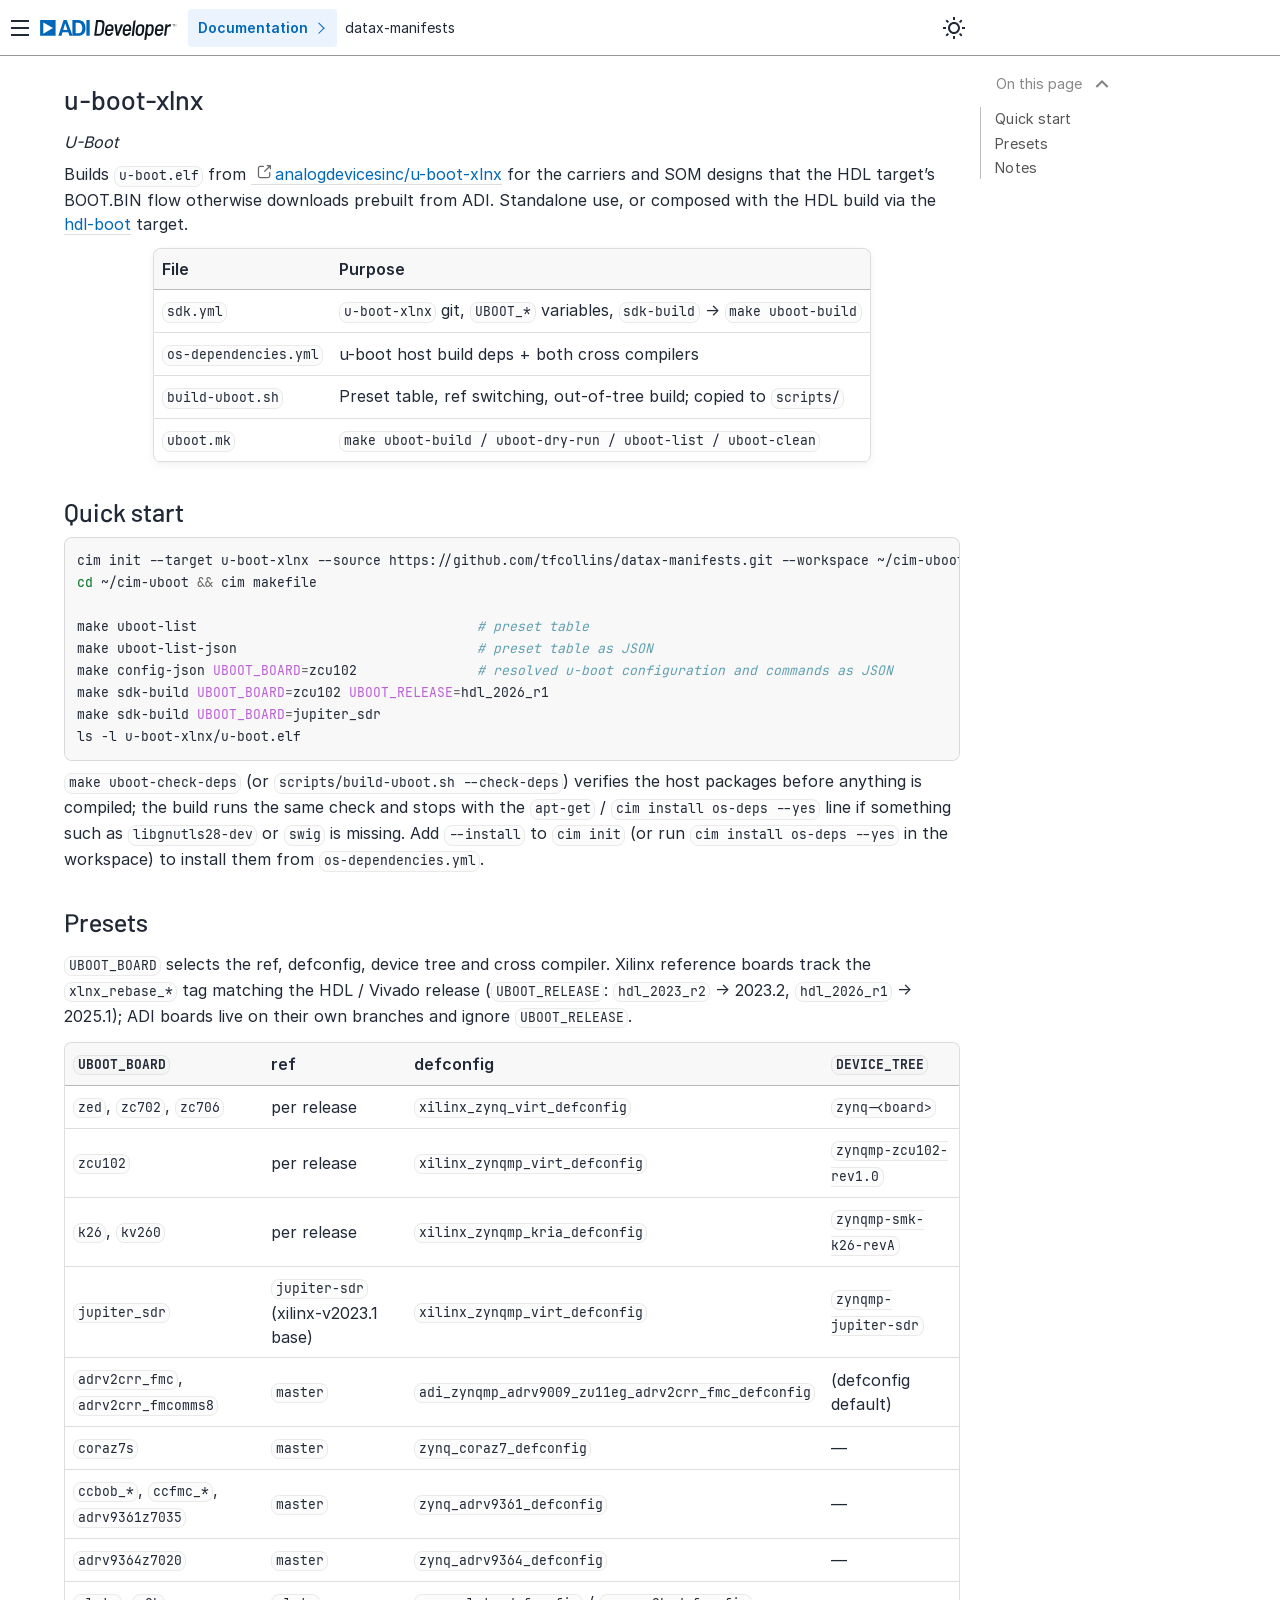
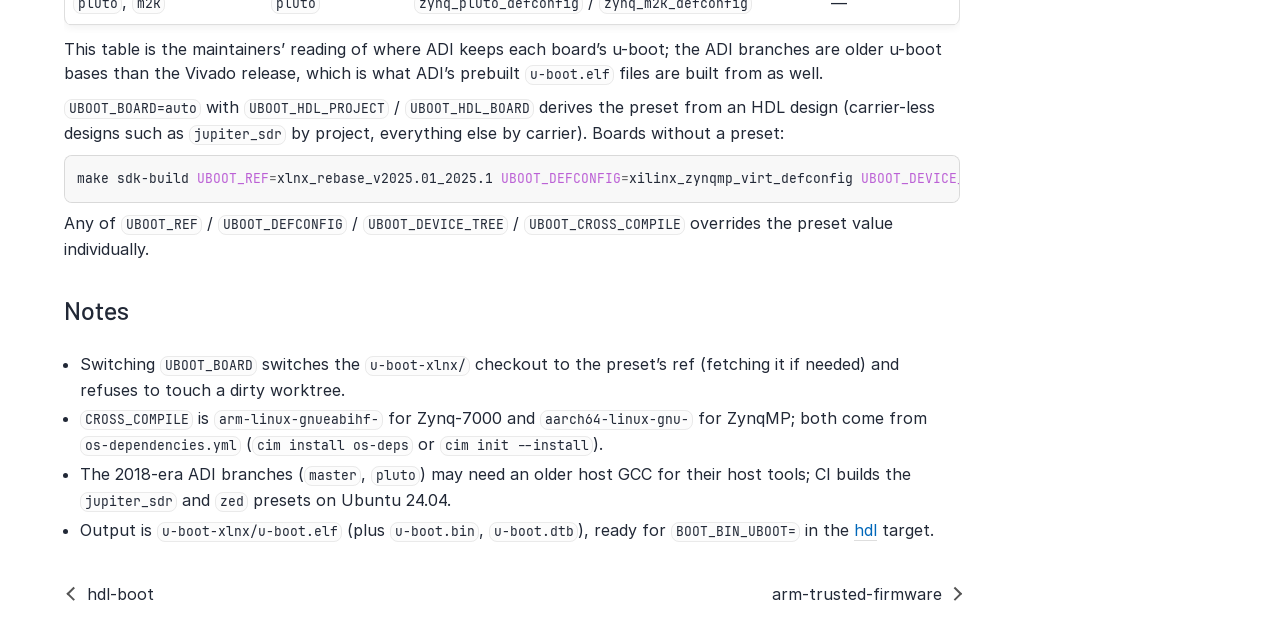
<file: targets/u-boot-xlnx.html>
<!DOCTYPE html>

<html lang="en" data-content_root="../">
  <head>
    <meta charset="utf-8" />
    <meta name="viewport" content="width=device-width, initial-scale=1.0" /><meta name="viewport" content="width=device-width, initial-scale=1" />
<meta content="U-Boot" name="description" />

    <title>u-boot-xlnx &#8212; datax-manifests main documentation</title>
    <link rel="stylesheet" type="text/css" href="../_static/pygments.css?v=8e8a900e" />
    <link rel="stylesheet" type="text/css" href="../_static/app.min.css?v=7db40558" />
    <link rel="stylesheet" type="text/css" href="../_static/css/diagrams.css?v=f154b667" />
    <script async="async" src="../_static/app.umd.js?v=2fe15c61"></script>
    <link rel="index" title="Index" href="../genindex.html" />
    <link rel="search" title="Search" href="../search.html" />
    <link rel="next" title="arm-trusted-firmware" href="arm-trusted-firmware.html" />
    <link rel="prev" title="hdl-boot" href="hdl-boot.html" />
   
  
  
  
  <meta name="repository" content="datax-manifests">
  <meta name="version" content="main">
  
    <meta name="page_source_suffix" content=".md">
  
  
  


<style>
  body {
    
  }

  body.dark {
    
  }

  @media (prefers-color-scheme: dark) {
    body:not(.light) {
      
    }
  }
</style>
  </head>
  
    <body>
  
  <input type="checkbox" id="input-show-toc">
  <input type="checkbox" id="input-show-localtoc">
  <input type="checkbox" id="input-show-repotoc">

  
  <div class="search-area">
    <form action="" method="get">
      <input type="text" name="q" aria-labelledby="search-documentation" value="" autocomplete="off" autocorrect="off" autocapitalize="off" spellcheck="false" role="search" placeholder="Search"/>
      <button class="icon"></button>
    </form>
  </div>
  

  <header>
    <div id="left">
      <label id="show-sidebar" class="icon" for="input-show-toc" title="Show/hide index"></label>
    </div>
    <div id="right">
      <span>
        <a id="logo-org" href="https://developer.analog.com/" aria-label="Analog Devices Inc. landing page"></a>
        <div class="vertical-divider"></div>
        
        <label id="show-repotoc" for="input-show-repotoc" title="Show/hide docs">Documentation</label>
        
        <a id="logo" href="../index.html">
          <div>datax-manifests</div>
        </a>
      </span>
      <span class="reverse">
        <label id="show-localtoc" class="icon" for="input-show-localtoc" title="Show/hide contents"></label>
      </span>
    </div>
  </header>


  <div class="repotoc-tree overlay">
    <root/>

  </div>
    <div class="localtoc">
      <div class="tocwrapper">
        <div class="header localtoc-header">
          <a id="scroll-up" href="#top-anchor" title="Back to top"></a>
        </div>
        <nav>
          <ul>
<li><a class="reference internal" href="#">u-boot-xlnx</a><ul>
<li><a class="reference internal" href="#quick-start">Quick start</a></li>
<li><a class="reference internal" href="#presets">Presets</a></li>
<li><a class="reference internal" href="#notes">Notes</a></li>
</ul>
</li>
</ul>

        </nav>
      </div>
    </div>

  
      <div class="sphinxsidebar" role="navigation" aria-label="Main">
        <div class="sphinxsidebarwrapper">
    <a id="no-logo" href="../index.html">
      datax-manifests
    </a><input id="input-switch-toc" type="checkbox">
<label id="show-repotoc" for="input-switch-toc">
All content
</label>
<label id="show-toc" for="input-switch-toc">
Content on this topic
</label>
<div class="repotoc-tree">
  <root/>

</div>
<div class="toc-tree">
  <ul>
<li class="toctree-l1"><a class="reference internal" href="../introduction.html">Introduction</a></li>
</ul>

<p class="caption" role="heading">
  <span class="caption-text">Tutorials</span>
</p>

<ul>
<li class="toctree-l1"><a class="reference internal" href="../tutorials/fmcomms2-zed-boot-bin.html">FMCOMMS2 + BOOT.BIN</a></li>
<li class="toctree-l1"><a class="reference internal" href="../tutorials/jupiter-sdr-from-source.html">Jupiter from source</a></li>
<li class="toctree-l1"><a class="reference internal" href="../tutorials/switching-releases.html">Switching releases</a></li>
<li class="toctree-l1"><a class="reference internal" href="../tutorials/kernel-for-pyadi-dt.html">Kernel for pyadi-dt</a></li>
</ul>

<p class="caption" role="heading">
  <span class="caption-text">Targets</span>
</p>

<ul class="current">
<li class="toctree-l1"><a class="reference internal" href="hdl.html">hdl</a></li>
<li class="toctree-l1"><a class="reference internal" href="hdl-boot.html">hdl-boot</a></li>
<li class="toctree-l1 current"><a class="current reference internal" href="#">u-boot-xlnx</a></li>
<li class="toctree-l1"><a class="reference internal" href="arm-trusted-firmware.html">arm-trusted-firmware</a></li>
<li class="toctree-l1"><a class="reference internal" href="adi-linux.html">adi-linux</a></li>
</ul>

<ul>
<li class="toctree-l1"><a class="reference internal" href="../repository.html">Repository</a></li>
</ul>


</div>
        </div>
      </div>

  <div class="document">
      <div class="documentwrapper">
        <div class="bodywrapper" id="top-anchor">
          <div class="body-header">
  <nav class="breadcrumb empty"><ol></ol></nav>
</div>
          <div class="body" role="main">
            
  <section id="u-boot-xlnx">
<h1>u-boot-xlnx<a class="headerlink" href="#u-boot-xlnx" title="Link to this heading"></a></h1>
<p><em>U-Boot</em></p>
<p>Builds <code class="docutils literal notranslate"><span class="pre">u-boot.elf</span></code> from
<a class="icon link reference external" href="https://github.com/analogdevicesinc/u-boot-xlnx" target="_blank">analogdevicesinc/u-boot-xlnx</a>
for the carriers and SOM designs that the HDL target’s BOOT.BIN flow otherwise
downloads prebuilt from ADI. Standalone use, or composed with the HDL build via
the <a class="reference internal" href="hdl-boot.html"><span class="doc">hdl-boot</span></a> target.</p>
<div class="table-wrapper colwidths-auto docutils container">
<table class="docutils align-default">
<thead>
<tr class="row-odd"><th class="head"><p>File</p></th>
<th class="head"><p>Purpose</p></th>
</tr>
</thead>
<tbody>
<tr class="row-even"><td><p><code class="docutils literal notranslate"><span class="pre">sdk.yml</span></code></p></td>
<td><p><code class="docutils literal notranslate"><span class="pre">u-boot-xlnx</span></code> git, <code class="docutils literal notranslate"><span class="pre">UBOOT_*</span></code> variables, <code class="docutils literal notranslate"><span class="pre">sdk-build</span></code> → <code class="docutils literal notranslate"><span class="pre">make</span> <span class="pre">uboot-build</span></code></p></td>
</tr>
<tr class="row-odd"><td><p><code class="docutils literal notranslate"><span class="pre">os-dependencies.yml</span></code></p></td>
<td><p>u-boot host build deps + both cross compilers</p></td>
</tr>
<tr class="row-even"><td><p><code class="docutils literal notranslate"><span class="pre">build-uboot.sh</span></code></p></td>
<td><p>Preset table, ref switching, out-of-tree build; copied to <code class="docutils literal notranslate"><span class="pre">scripts/</span></code></p></td>
</tr>
<tr class="row-odd"><td><p><code class="docutils literal notranslate"><span class="pre">uboot.mk</span></code></p></td>
<td><p><code class="docutils literal notranslate"><span class="pre">make</span> <span class="pre">uboot-build</span> <span class="pre">/</span> <span class="pre">uboot-dry-run</span> <span class="pre">/</span> <span class="pre">uboot-list</span> <span class="pre">/</span> <span class="pre">uboot-clean</span></code></p></td>
</tr>
</tbody>
</table>
</div>
<section id="quick-start">
<h2>Quick start<a class="headerlink" href="#quick-start" title="Link to this heading"></a></h2>
<div class="highlight-bash notranslate"><div class="highlight"><pre><span></span>cim<span class="w"> </span>init<span class="w"> </span>--target<span class="w"> </span>u-boot-xlnx<span class="w"> </span>--source<span class="w"> </span>https://github.com/tfcollins/datax-manifests.git<span class="w"> </span>--workspace<span class="w"> </span>~/cim-uboot<span class="w"> </span>--install
<span class="nb">cd</span><span class="w"> </span>~/cim-uboot<span class="w"> </span><span class="o">&amp;&amp;</span><span class="w"> </span>cim<span class="w"> </span>makefile

make<span class="w"> </span>uboot-list<span class="w">                                   </span><span class="c1"># preset table</span>
make<span class="w"> </span>uboot-list-json<span class="w">                              </span><span class="c1"># preset table as JSON</span>
make<span class="w"> </span>config-json<span class="w"> </span><span class="nv">UBOOT_BOARD</span><span class="o">=</span>zcu102<span class="w">               </span><span class="c1"># resolved u-boot configuration and commands as JSON</span>
make<span class="w"> </span>sdk-build<span class="w"> </span><span class="nv">UBOOT_BOARD</span><span class="o">=</span>zcu102<span class="w"> </span><span class="nv">UBOOT_RELEASE</span><span class="o">=</span>hdl_2026_r1
make<span class="w"> </span>sdk-build<span class="w"> </span><span class="nv">UBOOT_BOARD</span><span class="o">=</span>jupiter_sdr
ls<span class="w"> </span>-l<span class="w"> </span>u-boot-xlnx/u-boot.elf
</pre></div>
</div>
<p><code class="docutils literal notranslate"><span class="pre">make</span> <span class="pre">uboot-check-deps</span></code> (or <code class="docutils literal notranslate"><span class="pre">scripts/build-uboot.sh</span> <span class="pre">--check-deps</span></code>) verifies
the host packages before anything is compiled; the build runs the same check
and stops with the <code class="docutils literal notranslate"><span class="pre">apt-get</span></code> / <code class="docutils literal notranslate"><span class="pre">cim</span> <span class="pre">install</span> <span class="pre">os-deps</span> <span class="pre">--yes</span></code> line if something
such as <code class="docutils literal notranslate"><span class="pre">libgnutls28-dev</span></code> or <code class="docutils literal notranslate"><span class="pre">swig</span></code> is missing. Add <code class="docutils literal notranslate"><span class="pre">--install</span></code> to <code class="docutils literal notranslate"><span class="pre">cim</span> <span class="pre">init</span></code>
(or run <code class="docutils literal notranslate"><span class="pre">cim</span> <span class="pre">install</span> <span class="pre">os-deps</span> <span class="pre">--yes</span></code> in the workspace) to install them from
<code class="docutils literal notranslate"><span class="pre">os-dependencies.yml</span></code>.</p>
</section>
<section id="presets">
<h2>Presets<a class="headerlink" href="#presets" title="Link to this heading"></a></h2>
<p><code class="docutils literal notranslate"><span class="pre">UBOOT_BOARD</span></code> selects the ref, defconfig, device tree and cross compiler.
Xilinx reference boards track the <code class="docutils literal notranslate"><span class="pre">xlnx_rebase_*</span></code> tag matching the HDL /
Vivado release (<code class="docutils literal notranslate"><span class="pre">UBOOT_RELEASE</span></code>: <code class="docutils literal notranslate"><span class="pre">hdl_2023_r2</span></code> → 2023.2, <code class="docutils literal notranslate"><span class="pre">hdl_2026_r1</span></code> →
2025.1); ADI boards live on their own branches and ignore <code class="docutils literal notranslate"><span class="pre">UBOOT_RELEASE</span></code>.</p>
<div class="table-wrapper colwidths-auto docutils container">
<table class="docutils align-default">
<thead>
<tr class="row-odd"><th class="head"><p><code class="docutils literal notranslate"><span class="pre">UBOOT_BOARD</span></code></p></th>
<th class="head"><p>ref</p></th>
<th class="head"><p>defconfig</p></th>
<th class="head"><p><code class="docutils literal notranslate"><span class="pre">DEVICE_TREE</span></code></p></th>
</tr>
</thead>
<tbody>
<tr class="row-even"><td><p><code class="docutils literal notranslate"><span class="pre">zed</span></code>, <code class="docutils literal notranslate"><span class="pre">zc702</span></code>, <code class="docutils literal notranslate"><span class="pre">zc706</span></code></p></td>
<td><p>per release</p></td>
<td><p><code class="docutils literal notranslate"><span class="pre">xilinx_zynq_virt_defconfig</span></code></p></td>
<td><p><code class="docutils literal notranslate"><span class="pre">zynq-&lt;board&gt;</span></code></p></td>
</tr>
<tr class="row-odd"><td><p><code class="docutils literal notranslate"><span class="pre">zcu102</span></code></p></td>
<td><p>per release</p></td>
<td><p><code class="docutils literal notranslate"><span class="pre">xilinx_zynqmp_virt_defconfig</span></code></p></td>
<td><p><code class="docutils literal notranslate"><span class="pre">zynqmp-zcu102-rev1.0</span></code></p></td>
</tr>
<tr class="row-even"><td><p><code class="docutils literal notranslate"><span class="pre">k26</span></code>, <code class="docutils literal notranslate"><span class="pre">kv260</span></code></p></td>
<td><p>per release</p></td>
<td><p><code class="docutils literal notranslate"><span class="pre">xilinx_zynqmp_kria_defconfig</span></code></p></td>
<td><p><code class="docutils literal notranslate"><span class="pre">zynqmp-smk-k26-revA</span></code></p></td>
</tr>
<tr class="row-odd"><td><p><code class="docutils literal notranslate"><span class="pre">jupiter_sdr</span></code></p></td>
<td><p><code class="docutils literal notranslate"><span class="pre">jupiter-sdr</span></code> (xilinx-v2023.1 base)</p></td>
<td><p><code class="docutils literal notranslate"><span class="pre">xilinx_zynqmp_virt_defconfig</span></code></p></td>
<td><p><code class="docutils literal notranslate"><span class="pre">zynqmp-jupiter-sdr</span></code></p></td>
</tr>
<tr class="row-even"><td><p><code class="docutils literal notranslate"><span class="pre">adrv2crr_fmc</span></code>, <code class="docutils literal notranslate"><span class="pre">adrv2crr_fmcomms8</span></code></p></td>
<td><p><code class="docutils literal notranslate"><span class="pre">master</span></code></p></td>
<td><p><code class="docutils literal notranslate"><span class="pre">adi_zynqmp_adrv9009_zu11eg_adrv2crr_fmc_defconfig</span></code></p></td>
<td><p>(defconfig default)</p></td>
</tr>
<tr class="row-odd"><td><p><code class="docutils literal notranslate"><span class="pre">coraz7s</span></code></p></td>
<td><p><code class="docutils literal notranslate"><span class="pre">master</span></code></p></td>
<td><p><code class="docutils literal notranslate"><span class="pre">zynq_coraz7_defconfig</span></code></p></td>
<td><p>—</p></td>
</tr>
<tr class="row-even"><td><p><code class="docutils literal notranslate"><span class="pre">ccbob_*</span></code>, <code class="docutils literal notranslate"><span class="pre">ccfmc_*</span></code>, <code class="docutils literal notranslate"><span class="pre">adrv9361z7035</span></code></p></td>
<td><p><code class="docutils literal notranslate"><span class="pre">master</span></code></p></td>
<td><p><code class="docutils literal notranslate"><span class="pre">zynq_adrv9361_defconfig</span></code></p></td>
<td><p>—</p></td>
</tr>
<tr class="row-odd"><td><p><code class="docutils literal notranslate"><span class="pre">adrv9364z7020</span></code></p></td>
<td><p><code class="docutils literal notranslate"><span class="pre">master</span></code></p></td>
<td><p><code class="docutils literal notranslate"><span class="pre">zynq_adrv9364_defconfig</span></code></p></td>
<td><p>—</p></td>
</tr>
<tr class="row-even"><td><p><code class="docutils literal notranslate"><span class="pre">pluto</span></code>, <code class="docutils literal notranslate"><span class="pre">m2k</span></code></p></td>
<td><p><code class="docutils literal notranslate"><span class="pre">pluto</span></code></p></td>
<td><p><code class="docutils literal notranslate"><span class="pre">zynq_pluto_defconfig</span></code> / <code class="docutils literal notranslate"><span class="pre">zynq_m2k_defconfig</span></code></p></td>
<td><p>—</p></td>
</tr>
</tbody>
</table>
</div>
<p>This table is the maintainers’ reading of where ADI keeps each board’s
u-boot; the ADI branches are older u-boot bases than the Vivado release, which
is what ADI’s prebuilt <code class="docutils literal notranslate"><span class="pre">u-boot.elf</span></code> files are built from as well.</p>
<p><code class="docutils literal notranslate"><span class="pre">UBOOT_BOARD=auto</span></code> with <code class="docutils literal notranslate"><span class="pre">UBOOT_HDL_PROJECT</span></code> / <code class="docutils literal notranslate"><span class="pre">UBOOT_HDL_BOARD</span></code> derives the
preset from an HDL design (carrier-less designs such as <code class="docutils literal notranslate"><span class="pre">jupiter_sdr</span></code> by
project, everything else by carrier). Boards without a preset:</p>
<div class="highlight-bash notranslate"><div class="highlight"><pre><span></span>make<span class="w"> </span>sdk-build<span class="w"> </span><span class="nv">UBOOT_REF</span><span class="o">=</span>xlnx_rebase_v2025.01_2025.1<span class="w"> </span><span class="nv">UBOOT_DEFCONFIG</span><span class="o">=</span>xilinx_zynqmp_virt_defconfig<span class="w"> </span><span class="nv">UBOOT_DEVICE_TREE</span><span class="o">=</span>zynqmp-zcu106-revA
</pre></div>
</div>
<p>Any of <code class="docutils literal notranslate"><span class="pre">UBOOT_REF</span></code> / <code class="docutils literal notranslate"><span class="pre">UBOOT_DEFCONFIG</span></code> / <code class="docutils literal notranslate"><span class="pre">UBOOT_DEVICE_TREE</span></code> /
<code class="docutils literal notranslate"><span class="pre">UBOOT_CROSS_COMPILE</span></code> overrides the preset value individually.</p>
</section>
<section id="notes">
<h2>Notes<a class="headerlink" href="#notes" title="Link to this heading"></a></h2>
<ul class="simple">
<li><p>Switching <code class="docutils literal notranslate"><span class="pre">UBOOT_BOARD</span></code> switches the <code class="docutils literal notranslate"><span class="pre">u-boot-xlnx/</span></code> checkout to the preset’s
ref (fetching it if needed) and refuses to touch a dirty worktree.</p></li>
<li><p><code class="docutils literal notranslate"><span class="pre">CROSS_COMPILE</span></code> is <code class="docutils literal notranslate"><span class="pre">arm-linux-gnueabihf-</span></code> for Zynq-7000 and
<code class="docutils literal notranslate"><span class="pre">aarch64-linux-gnu-</span></code> for ZynqMP; both come from <code class="docutils literal notranslate"><span class="pre">os-dependencies.yml</span></code>
(<code class="docutils literal notranslate"><span class="pre">cim</span> <span class="pre">install</span> <span class="pre">os-deps</span></code> or <code class="docutils literal notranslate"><span class="pre">cim</span> <span class="pre">init</span> <span class="pre">--install</span></code>).</p></li>
<li><p>The 2018-era ADI branches (<code class="docutils literal notranslate"><span class="pre">master</span></code>, <code class="docutils literal notranslate"><span class="pre">pluto</span></code>) may need an older host GCC for
their host tools; CI builds the <code class="docutils literal notranslate"><span class="pre">jupiter_sdr</span></code> and <code class="docutils literal notranslate"><span class="pre">zed</span></code> presets on Ubuntu 24.04.</p></li>
<li><p>Output is <code class="docutils literal notranslate"><span class="pre">u-boot-xlnx/u-boot.elf</span></code> (plus <code class="docutils literal notranslate"><span class="pre">u-boot.bin</span></code>, <code class="docutils literal notranslate"><span class="pre">u-boot.dtb</span></code>), ready
for <code class="docutils literal notranslate"><span class="pre">BOOT_BIN_UBOOT=</span></code> in the <a class="reference internal" href="hdl.html"><span class="doc">hdl</span></a> target.</p></li>
</ul>
</section>
</section>


          </div>
              <div class="related">
                &nbsp;
    <a href="hdl-boot.html" title="Previous document (Alt+Shift+LeftArrow)" class="prev">hdl-boot</a>
    <a href="arm-trusted-firmware.html" title="Next document (Alt+Shift+RightArrow)" class="next">arm-trusted-firmware</a>
              </div>
          
        </div>
      </div>
  </div>

  <label id="cancel-area-show-toc" for="input-show-toc"></label>
  <label id="cancel-area-show-localtoc" for="input-show-localtoc"></label>
    <footer>
      &#169;2026, Analog Devices, Inc
      
      |
      Made with <a href="https://www.sphinx-doc.org/">Sphinx</a>
      &amp; <a href="https://github.com/analogdevicesinc/doctools">Doctools</a>
      
    </footer>
  </body>
</html>
</file>
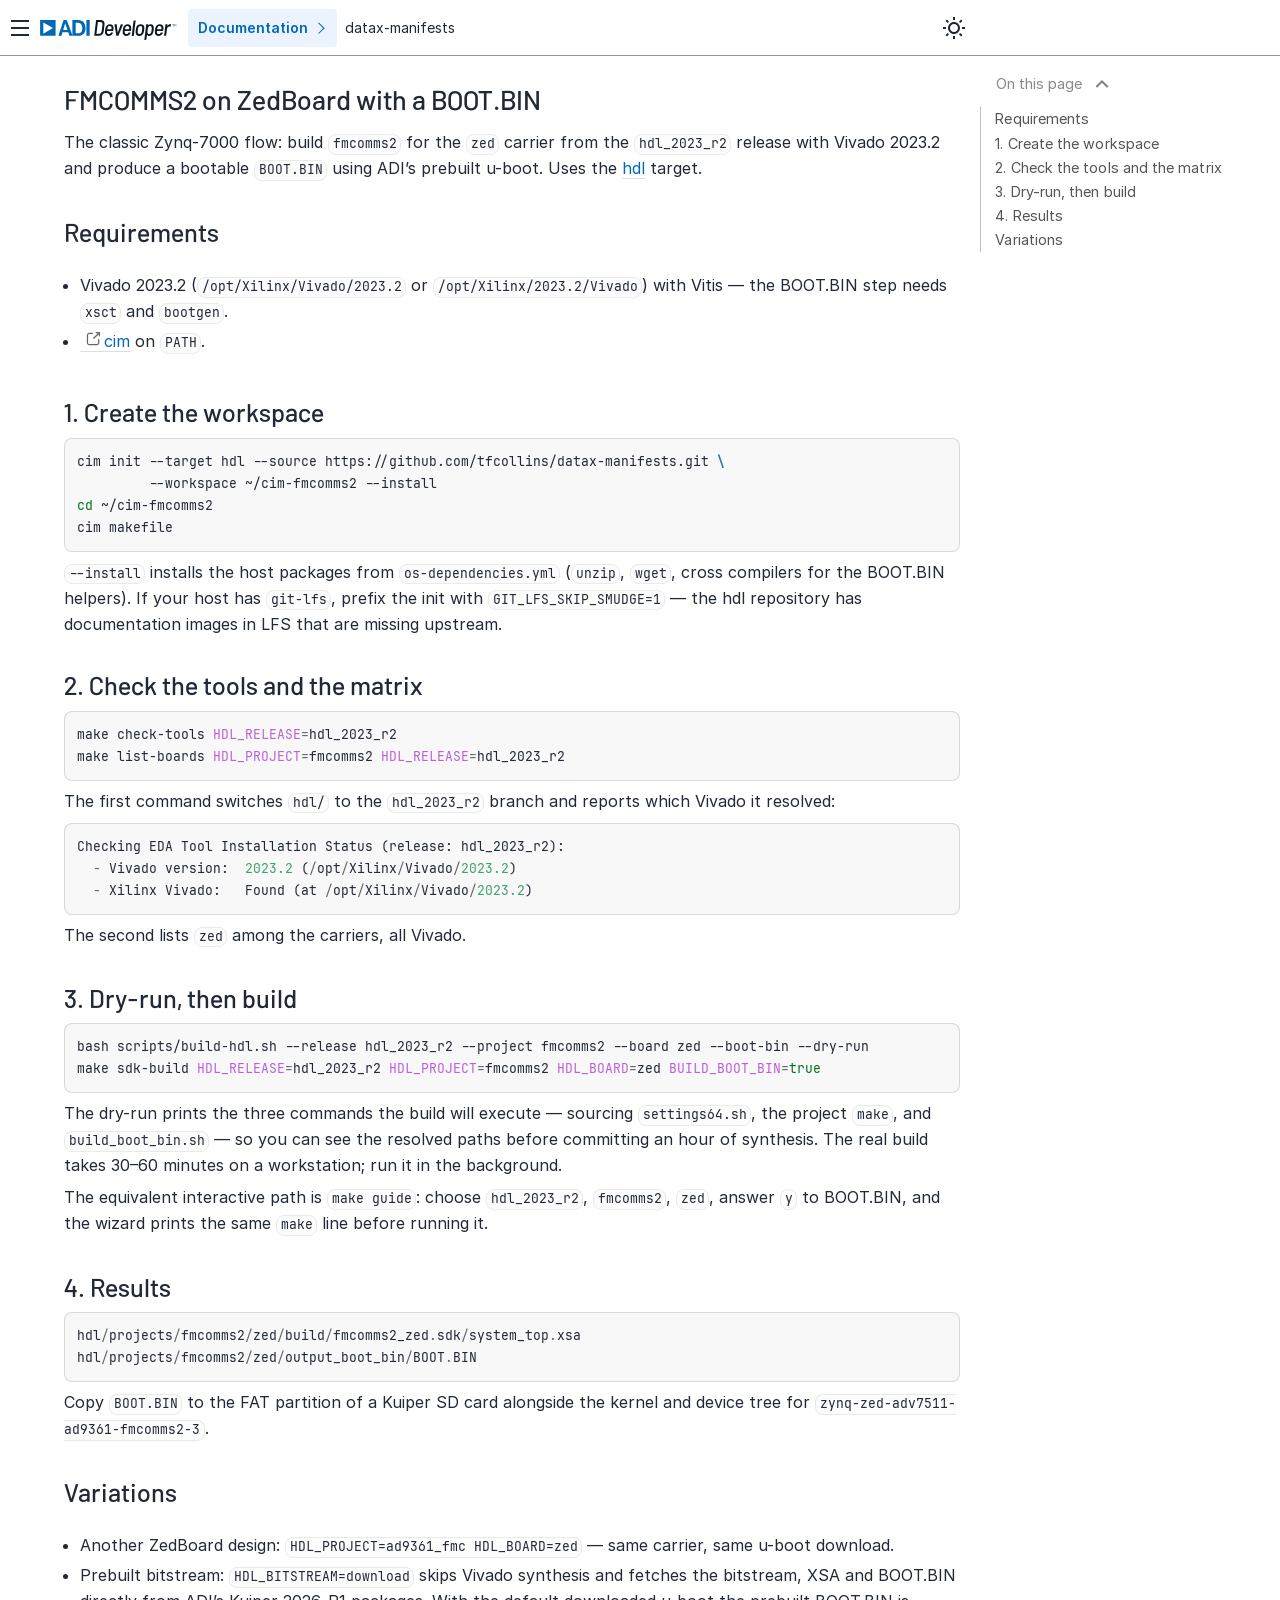
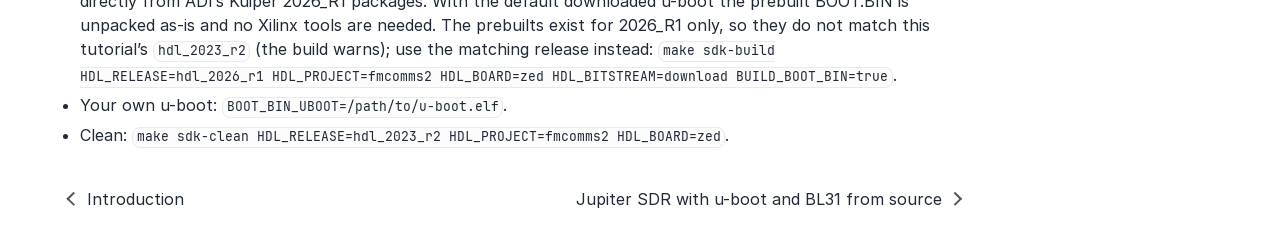
<file: tutorials/fmcomms2-zed-boot-bin.html>
<!DOCTYPE html>

<html lang="en" data-content_root="../">
  <head>
    <meta charset="utf-8" />
    <meta name="viewport" content="width=device-width, initial-scale=1.0" /><meta name="viewport" content="width=device-width, initial-scale=1" />
<meta content="The classic Zynq-7000 flow: build fmcomms2 for the zed carrier from the hdl_2023_r2 release with Vivado 2023.2 and produce a bootable BOOT.BIN using ADI’s prebuilt u-boot. Uses the hdl target." name="description" />

    <title>FMCOMMS2 on ZedBoard with a BOOT.BIN &#8212; datax-manifests main documentation</title>
    <link rel="stylesheet" type="text/css" href="../_static/pygments.css?v=8e8a900e" />
    <link rel="stylesheet" type="text/css" href="../_static/app.min.css?v=7db40558" />
    <link rel="stylesheet" type="text/css" href="../_static/css/diagrams.css?v=f154b667" />
    <script async="async" src="../_static/app.umd.js?v=2fe15c61"></script>
    <link rel="index" title="Index" href="../genindex.html" />
    <link rel="search" title="Search" href="../search.html" />
    <link rel="next" title="Jupiter SDR with u-boot and BL31 from source" href="jupiter-sdr-from-source.html" />
    <link rel="prev" title="Introduction" href="../introduction.html" />
   
  
  
  
  <meta name="repository" content="datax-manifests">
  <meta name="version" content="main">
  
    <meta name="page_source_suffix" content=".rst">
  
  
  


<style>
  body {
    
  }

  body.dark {
    
  }

  @media (prefers-color-scheme: dark) {
    body:not(.light) {
      
    }
  }
</style>
  </head>
  
    <body>
  
  <input type="checkbox" id="input-show-toc">
  <input type="checkbox" id="input-show-localtoc">
  <input type="checkbox" id="input-show-repotoc">

  
  <div class="search-area">
    <form action="" method="get">
      <input type="text" name="q" aria-labelledby="search-documentation" value="" autocomplete="off" autocorrect="off" autocapitalize="off" spellcheck="false" role="search" placeholder="Search"/>
      <button class="icon"></button>
    </form>
  </div>
  

  <header>
    <div id="left">
      <label id="show-sidebar" class="icon" for="input-show-toc" title="Show/hide index"></label>
    </div>
    <div id="right">
      <span>
        <a id="logo-org" href="https://developer.analog.com/" aria-label="Analog Devices Inc. landing page"></a>
        <div class="vertical-divider"></div>
        
        <label id="show-repotoc" for="input-show-repotoc" title="Show/hide docs">Documentation</label>
        
        <a id="logo" href="../index.html">
          <div>datax-manifests</div>
        </a>
      </span>
      <span class="reverse">
        <label id="show-localtoc" class="icon" for="input-show-localtoc" title="Show/hide contents"></label>
      </span>
    </div>
  </header>


  <div class="repotoc-tree overlay">
    <root/>

  </div>
    <div class="localtoc">
      <div class="tocwrapper">
        <div class="header localtoc-header">
          <a id="scroll-up" href="#top-anchor" title="Back to top"></a>
        </div>
        <nav>
          <ul>
<li><a class="reference internal" href="#">FMCOMMS2 on ZedBoard with a BOOT.BIN</a><ul>
<li><a class="reference internal" href="#requirements">Requirements</a></li>
<li><a class="reference internal" href="#create-the-workspace">1. Create the workspace</a></li>
<li><a class="reference internal" href="#check-the-tools-and-the-matrix">2. Check the tools and the matrix</a></li>
<li><a class="reference internal" href="#dry-run-then-build">3. Dry-run, then build</a></li>
<li><a class="reference internal" href="#results">4. Results</a></li>
<li><a class="reference internal" href="#variations">Variations</a></li>
</ul>
</li>
</ul>

        </nav>
      </div>
    </div>

  
      <div class="sphinxsidebar" role="navigation" aria-label="Main">
        <div class="sphinxsidebarwrapper">
    <a id="no-logo" href="../index.html">
      datax-manifests
    </a><input id="input-switch-toc" type="checkbox">
<label id="show-repotoc" for="input-switch-toc">
All content
</label>
<label id="show-toc" for="input-switch-toc">
Content on this topic
</label>
<div class="repotoc-tree">
  <root/>

</div>
<div class="toc-tree">
  <ul>
<li class="toctree-l1"><a class="reference internal" href="../introduction.html">Introduction</a></li>
</ul>

<p class="caption" role="heading">
  <span class="caption-text">Tutorials</span>
</p>

<ul class="current">
<li class="toctree-l1 current"><a class="current reference internal" href="#">FMCOMMS2 + BOOT.BIN</a></li>
<li class="toctree-l1"><a class="reference internal" href="jupiter-sdr-from-source.html">Jupiter from source</a></li>
<li class="toctree-l1"><a class="reference internal" href="switching-releases.html">Switching releases</a></li>
<li class="toctree-l1"><a class="reference internal" href="kernel-for-pyadi-dt.html">Kernel for pyadi-dt</a></li>
</ul>

<p class="caption" role="heading">
  <span class="caption-text">Targets</span>
</p>

<ul>
<li class="toctree-l1"><a class="reference internal" href="../targets/hdl.html">hdl</a></li>
<li class="toctree-l1"><a class="reference internal" href="../targets/hdl-boot.html">hdl-boot</a></li>
<li class="toctree-l1"><a class="reference internal" href="../targets/u-boot-xlnx.html">u-boot-xlnx</a></li>
<li class="toctree-l1"><a class="reference internal" href="../targets/arm-trusted-firmware.html">arm-trusted-firmware</a></li>
<li class="toctree-l1"><a class="reference internal" href="../targets/adi-linux.html">adi-linux</a></li>
</ul>

<ul>
<li class="toctree-l1"><a class="reference internal" href="../repository.html">Repository</a></li>
</ul>


</div>
        </div>
      </div>

  <div class="document">
      <div class="documentwrapper">
        <div class="bodywrapper" id="top-anchor">
          <div class="body-header">
  <nav class="breadcrumb empty"><ol></ol></nav>
</div>
          <div class="body" role="main">
            
  <section id="fmcomms2-on-zedboard-with-a-boot-bin">
<h1>FMCOMMS2 on ZedBoard with a BOOT.BIN<a class="headerlink" href="#fmcomms2-on-zedboard-with-a-boot-bin" title="Link to this heading"></a></h1>
<p>The classic Zynq-7000 flow: build <code class="docutils literal notranslate"><span class="pre">fmcomms2</span></code> for the <code class="docutils literal notranslate"><span class="pre">zed</span></code> carrier from
the <code class="docutils literal notranslate"><span class="pre">hdl_2023_r2</span></code> release with Vivado 2023.2 and produce a bootable
<code class="docutils literal notranslate"><span class="pre">BOOT.BIN</span></code> using ADI’s prebuilt u-boot. Uses the <a class="reference internal" href="../targets/hdl.html"><span class="doc">hdl</span></a>
target.</p>
<section id="requirements">
<h2>Requirements<a class="headerlink" href="#requirements" title="Link to this heading"></a></h2>
<ul class="simple">
<li><p>Vivado 2023.2 (<code class="docutils literal notranslate"><span class="pre">/opt/Xilinx/Vivado/2023.2</span></code> or <code class="docutils literal notranslate"><span class="pre">/opt/Xilinx/2023.2/Vivado</span></code>)
with Vitis — the BOOT.BIN step needs <code class="docutils literal notranslate"><span class="pre">xsct</span></code> and <code class="docutils literal notranslate"><span class="pre">bootgen</span></code>.</p></li>
<li><p><a class="icon link reference external" href="https://github.com/analogdevicesinc/cim" target="_blank">cim</a> on <code class="docutils literal notranslate"><span class="pre">PATH</span></code>.</p></li>
</ul>
</section>
<section id="create-the-workspace">
<h2>1. Create the workspace<a class="headerlink" href="#create-the-workspace" title="Link to this heading"></a></h2>
<div class="highlight-bash notranslate"><div class="highlight"><pre><span></span>cim<span class="w"> </span>init<span class="w"> </span>--target<span class="w"> </span>hdl<span class="w"> </span>--source<span class="w"> </span>https://github.com/tfcollins/datax-manifests.git<span class="w"> </span><span class="se">\</span>
<span class="w">         </span>--workspace<span class="w"> </span>~/cim-fmcomms2<span class="w"> </span>--install
<span class="nb">cd</span><span class="w"> </span>~/cim-fmcomms2
cim<span class="w"> </span>makefile
</pre></div>
</div>
<p><code class="docutils literal notranslate"><span class="pre">--install</span></code> installs the host packages from <code class="docutils literal notranslate"><span class="pre">os-dependencies.yml</span></code>
(<code class="docutils literal notranslate"><span class="pre">unzip</span></code>, <code class="docutils literal notranslate"><span class="pre">wget</span></code>, cross compilers for the BOOT.BIN helpers). If your host
has <code class="docutils literal notranslate"><span class="pre">git-lfs</span></code>, prefix the init with <code class="docutils literal notranslate"><span class="pre">GIT_LFS_SKIP_SMUDGE=1</span></code> — the hdl
repository has documentation images in LFS that are missing upstream.</p>
</section>
<section id="check-the-tools-and-the-matrix">
<h2>2. Check the tools and the matrix<a class="headerlink" href="#check-the-tools-and-the-matrix" title="Link to this heading"></a></h2>
<div class="highlight-bash notranslate"><div class="highlight"><pre><span></span>make<span class="w"> </span>check-tools<span class="w"> </span><span class="nv">HDL_RELEASE</span><span class="o">=</span>hdl_2023_r2
make<span class="w"> </span>list-boards<span class="w"> </span><span class="nv">HDL_PROJECT</span><span class="o">=</span>fmcomms2<span class="w"> </span><span class="nv">HDL_RELEASE</span><span class="o">=</span>hdl_2023_r2
</pre></div>
</div>
<p>The first command switches <code class="docutils literal notranslate"><span class="pre">hdl/</span></code> to the <code class="docutils literal notranslate"><span class="pre">hdl_2023_r2</span></code> branch and reports
which Vivado it resolved:</p>
<div class="highlight-default notranslate"><div class="highlight"><pre><span></span><span class="n">Checking</span> <span class="n">EDA</span> <span class="n">Tool</span> <span class="n">Installation</span> <span class="n">Status</span> <span class="p">(</span><span class="n">release</span><span class="p">:</span> <span class="n">hdl_2023_r2</span><span class="p">):</span>
  <span class="o">-</span> <span class="n">Vivado</span> <span class="n">version</span><span class="p">:</span>  <span class="mf">2023.2</span> <span class="p">(</span><span class="o">/</span><span class="n">opt</span><span class="o">/</span><span class="n">Xilinx</span><span class="o">/</span><span class="n">Vivado</span><span class="o">/</span><span class="mf">2023.2</span><span class="p">)</span>
  <span class="o">-</span> <span class="n">Xilinx</span> <span class="n">Vivado</span><span class="p">:</span>   <span class="n">Found</span> <span class="p">(</span><span class="n">at</span> <span class="o">/</span><span class="n">opt</span><span class="o">/</span><span class="n">Xilinx</span><span class="o">/</span><span class="n">Vivado</span><span class="o">/</span><span class="mf">2023.2</span><span class="p">)</span>
</pre></div>
</div>
<p>The second lists <code class="docutils literal notranslate"><span class="pre">zed</span></code> among the carriers, all Vivado.</p>
</section>
<section id="dry-run-then-build">
<h2>3. Dry-run, then build<a class="headerlink" href="#dry-run-then-build" title="Link to this heading"></a></h2>
<div class="highlight-bash notranslate"><div class="highlight"><pre><span></span>bash<span class="w"> </span>scripts/build-hdl.sh<span class="w"> </span>--release<span class="w"> </span>hdl_2023_r2<span class="w"> </span>--project<span class="w"> </span>fmcomms2<span class="w"> </span>--board<span class="w"> </span>zed<span class="w"> </span>--boot-bin<span class="w"> </span>--dry-run
make<span class="w"> </span>sdk-build<span class="w"> </span><span class="nv">HDL_RELEASE</span><span class="o">=</span>hdl_2023_r2<span class="w"> </span><span class="nv">HDL_PROJECT</span><span class="o">=</span>fmcomms2<span class="w"> </span><span class="nv">HDL_BOARD</span><span class="o">=</span>zed<span class="w"> </span><span class="nv">BUILD_BOOT_BIN</span><span class="o">=</span><span class="nb">true</span>
</pre></div>
</div>
<p>The dry-run prints the three commands the build will execute — sourcing
<code class="docutils literal notranslate"><span class="pre">settings64.sh</span></code>, the project <code class="docutils literal notranslate"><span class="pre">make</span></code>, and <code class="docutils literal notranslate"><span class="pre">build_boot_bin.sh</span></code> — so you
can see the resolved paths before committing an hour of synthesis. The real
build takes 30–60 minutes on a workstation; run it in the background.</p>
<p>The equivalent interactive path is <code class="docutils literal notranslate"><span class="pre">make</span> <span class="pre">guide</span></code>: choose <code class="docutils literal notranslate"><span class="pre">hdl_2023_r2</span></code>,
<code class="docutils literal notranslate"><span class="pre">fmcomms2</span></code>, <code class="docutils literal notranslate"><span class="pre">zed</span></code>, answer <code class="docutils literal notranslate"><span class="pre">y</span></code> to BOOT.BIN, and the wizard prints the same
<code class="docutils literal notranslate"><span class="pre">make</span></code> line before running it.</p>
</section>
<section id="results">
<h2>4. Results<a class="headerlink" href="#results" title="Link to this heading"></a></h2>
<div class="highlight-default notranslate"><div class="highlight"><pre><span></span><span class="n">hdl</span><span class="o">/</span><span class="n">projects</span><span class="o">/</span><span class="n">fmcomms2</span><span class="o">/</span><span class="n">zed</span><span class="o">/</span><span class="n">build</span><span class="o">/</span><span class="n">fmcomms2_zed</span><span class="o">.</span><span class="n">sdk</span><span class="o">/</span><span class="n">system_top</span><span class="o">.</span><span class="n">xsa</span>
<span class="n">hdl</span><span class="o">/</span><span class="n">projects</span><span class="o">/</span><span class="n">fmcomms2</span><span class="o">/</span><span class="n">zed</span><span class="o">/</span><span class="n">output_boot_bin</span><span class="o">/</span><span class="n">BOOT</span><span class="o">.</span><span class="n">BIN</span>
</pre></div>
</div>
<p>Copy <code class="docutils literal notranslate"><span class="pre">BOOT.BIN</span></code> to the FAT partition of a Kuiper SD card alongside the
kernel and device tree for <code class="docutils literal notranslate"><span class="pre">zynq-zed-adv7511-ad9361-fmcomms2-3</span></code>.</p>
</section>
<section id="variations">
<h2>Variations<a class="headerlink" href="#variations" title="Link to this heading"></a></h2>
<ul class="simple">
<li><p>Another ZedBoard design: <code class="docutils literal notranslate"><span class="pre">HDL_PROJECT=ad9361_fmc</span> <span class="pre">HDL_BOARD=zed</span></code> — same
carrier, same u-boot download.</p></li>
<li><p>Prebuilt bitstream: <code class="docutils literal notranslate"><span class="pre">HDL_BITSTREAM=download</span></code> skips Vivado synthesis and
fetches the bitstream, XSA and BOOT.BIN directly from ADI’s Kuiper 2026_R1
packages. With the default downloaded u-boot the prebuilt BOOT.BIN is
unpacked as-is and no Xilinx tools are needed. The prebuilts exist for
2026_R1 only, so they do not match this tutorial’s <code class="docutils literal notranslate"><span class="pre">hdl_2023_r2</span></code> (the
build warns); use the matching release instead:
<code class="docutils literal notranslate"><span class="pre">make</span> <span class="pre">sdk-build</span> <span class="pre">HDL_RELEASE=hdl_2026_r1</span> <span class="pre">HDL_PROJECT=fmcomms2</span> <span class="pre">HDL_BOARD=zed</span> <span class="pre">HDL_BITSTREAM=download</span> <span class="pre">BUILD_BOOT_BIN=true</span></code>.</p></li>
<li><p>Your own u-boot: <code class="docutils literal notranslate"><span class="pre">BOOT_BIN_UBOOT=/path/to/u-boot.elf</span></code>.</p></li>
<li><p>Clean: <code class="docutils literal notranslate"><span class="pre">make</span> <span class="pre">sdk-clean</span> <span class="pre">HDL_RELEASE=hdl_2023_r2</span> <span class="pre">HDL_PROJECT=fmcomms2</span> <span class="pre">HDL_BOARD=zed</span></code>.</p></li>
</ul>
</section>
</section>


          </div>
              <div class="related">
                &nbsp;
    <a href="../introduction.html" title="Previous document (Alt+Shift+LeftArrow)" class="prev">Introduction</a>
    <a href="jupiter-sdr-from-source.html" title="Next document (Alt+Shift+RightArrow)" class="next">Jupiter SDR with u-boot and BL31 from source</a>
              </div>
          
        </div>
      </div>
  </div>

  <label id="cancel-area-show-toc" for="input-show-toc"></label>
  <label id="cancel-area-show-localtoc" for="input-show-localtoc"></label>
    <footer>
      &#169;2026, Analog Devices, Inc
      
      |
      Made with <a href="https://www.sphinx-doc.org/">Sphinx</a>
      &amp; <a href="https://github.com/analogdevicesinc/doctools">Doctools</a>
      
    </footer>
  </body>
</html>
</file>
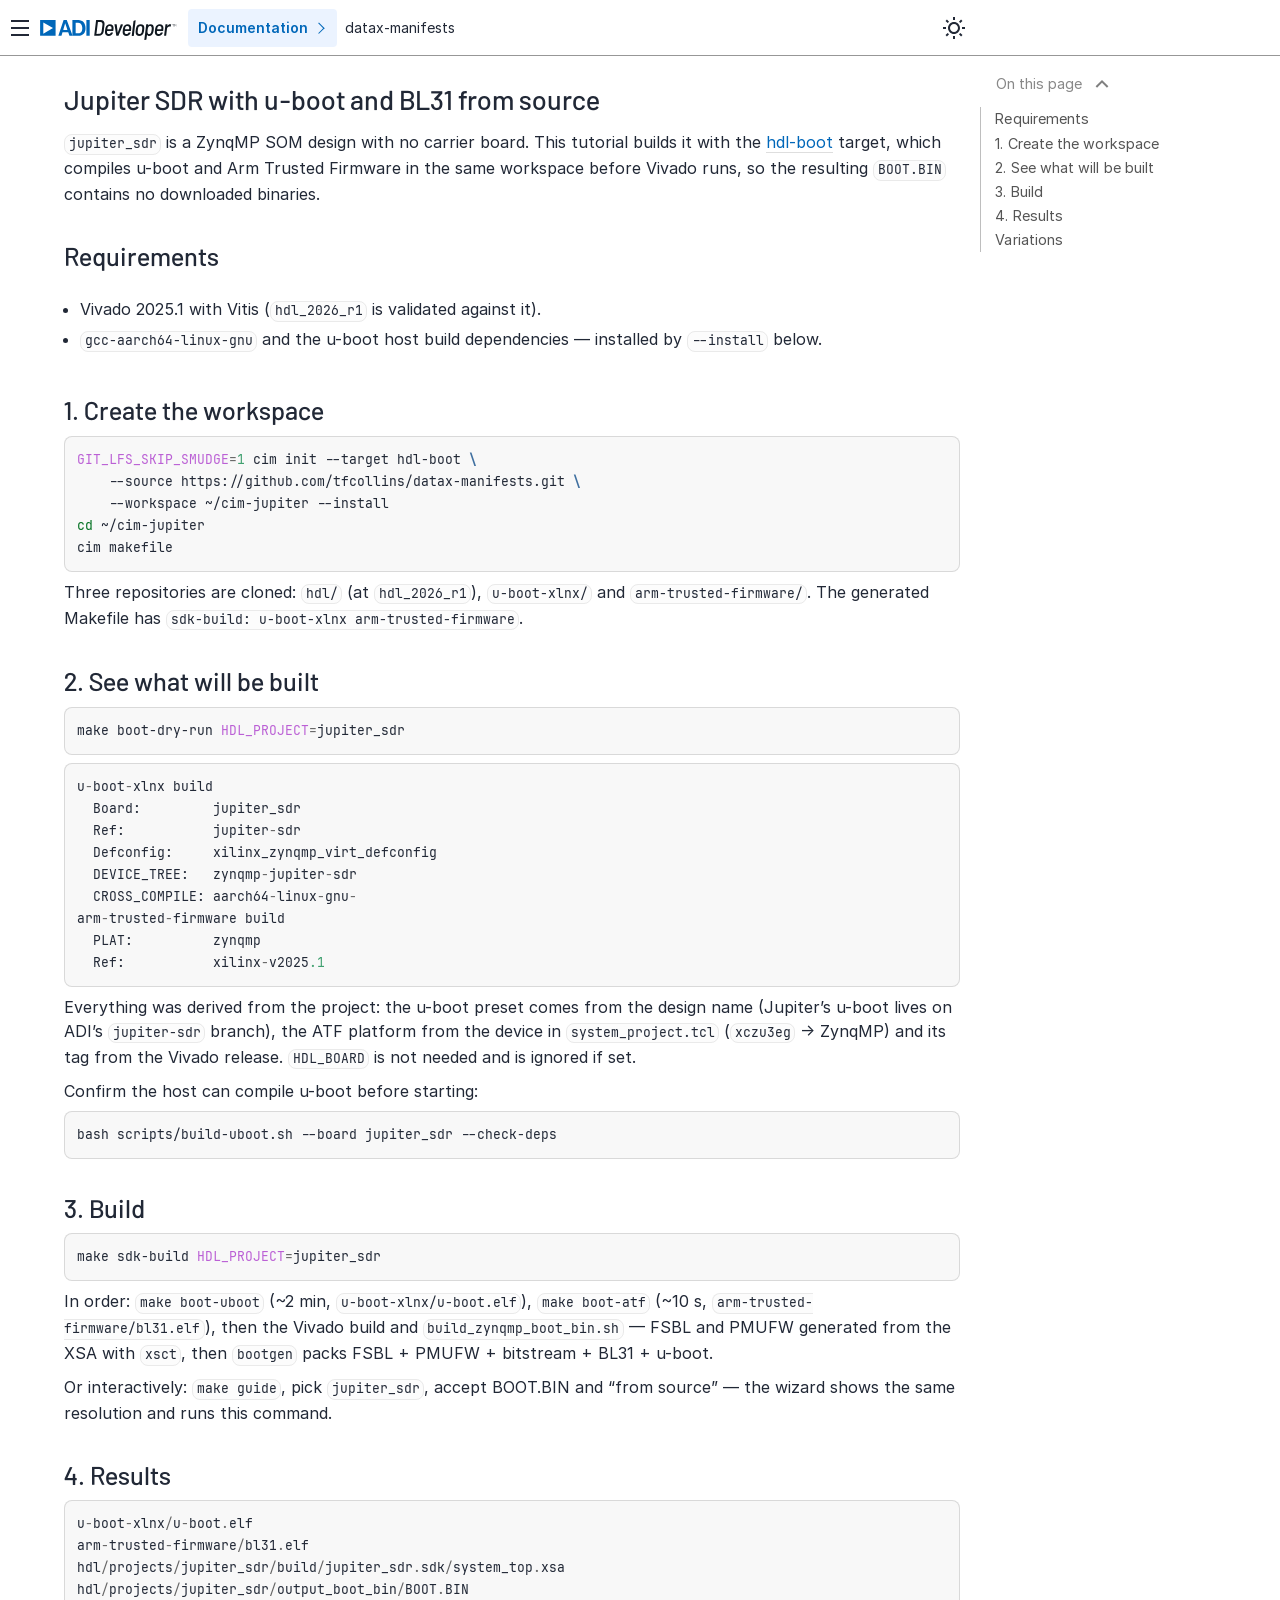
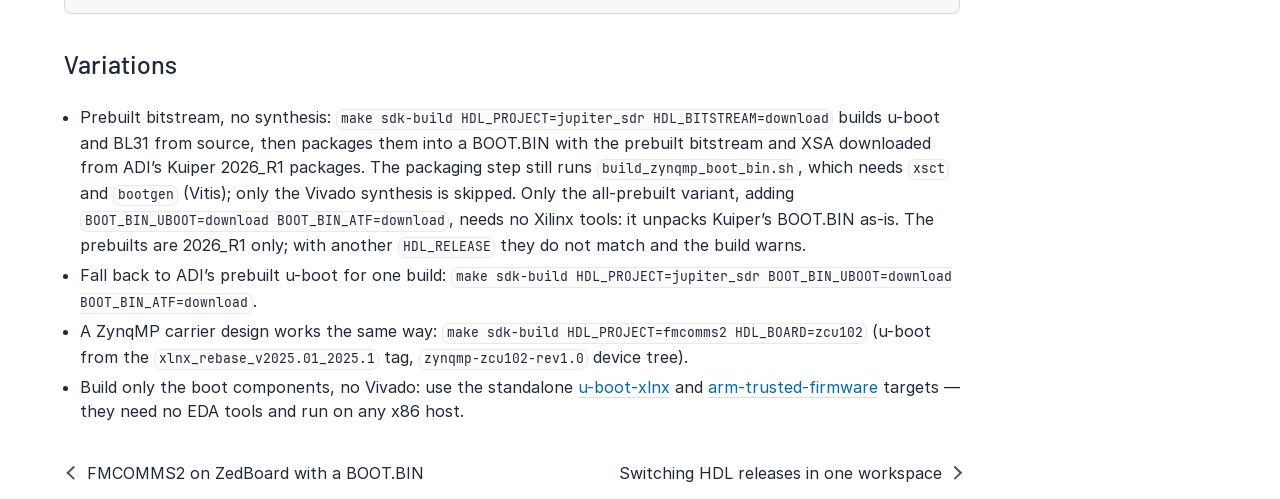
<file: tutorials/jupiter-sdr-from-source.html>
<!DOCTYPE html>

<html lang="en" data-content_root="../">
  <head>
    <meta charset="utf-8" />
    <meta name="viewport" content="width=device-width, initial-scale=1.0" /><meta name="viewport" content="width=device-width, initial-scale=1" />
<meta content="jupiter_sdr is a ZynqMP SOM design with no carrier board. This tutorial builds it with the hdl-boot target, which compiles u-boot and Arm Trusted Firmware in the same workspace before Vivado runs, so the resulting BOOT.BIN contains no downloaded binaries." name="description" />

    <title>Jupiter SDR with u-boot and BL31 from source &#8212; datax-manifests main documentation</title>
    <link rel="stylesheet" type="text/css" href="../_static/pygments.css?v=8e8a900e" />
    <link rel="stylesheet" type="text/css" href="../_static/app.min.css?v=7db40558" />
    <link rel="stylesheet" type="text/css" href="../_static/css/diagrams.css?v=f154b667" />
    <script async="async" src="../_static/app.umd.js?v=2fe15c61"></script>
    <link rel="index" title="Index" href="../genindex.html" />
    <link rel="search" title="Search" href="../search.html" />
    <link rel="next" title="Switching HDL releases in one workspace" href="switching-releases.html" />
    <link rel="prev" title="FMCOMMS2 on ZedBoard with a BOOT.BIN" href="fmcomms2-zed-boot-bin.html" />
   
  
  
  
  <meta name="repository" content="datax-manifests">
  <meta name="version" content="main">
  
    <meta name="page_source_suffix" content=".rst">
  
  
  


<style>
  body {
    
  }

  body.dark {
    
  }

  @media (prefers-color-scheme: dark) {
    body:not(.light) {
      
    }
  }
</style>
  </head>
  
    <body>
  
  <input type="checkbox" id="input-show-toc">
  <input type="checkbox" id="input-show-localtoc">
  <input type="checkbox" id="input-show-repotoc">

  
  <div class="search-area">
    <form action="" method="get">
      <input type="text" name="q" aria-labelledby="search-documentation" value="" autocomplete="off" autocorrect="off" autocapitalize="off" spellcheck="false" role="search" placeholder="Search"/>
      <button class="icon"></button>
    </form>
  </div>
  

  <header>
    <div id="left">
      <label id="show-sidebar" class="icon" for="input-show-toc" title="Show/hide index"></label>
    </div>
    <div id="right">
      <span>
        <a id="logo-org" href="https://developer.analog.com/" aria-label="Analog Devices Inc. landing page"></a>
        <div class="vertical-divider"></div>
        
        <label id="show-repotoc" for="input-show-repotoc" title="Show/hide docs">Documentation</label>
        
        <a id="logo" href="../index.html">
          <div>datax-manifests</div>
        </a>
      </span>
      <span class="reverse">
        <label id="show-localtoc" class="icon" for="input-show-localtoc" title="Show/hide contents"></label>
      </span>
    </div>
  </header>


  <div class="repotoc-tree overlay">
    <root/>

  </div>
    <div class="localtoc">
      <div class="tocwrapper">
        <div class="header localtoc-header">
          <a id="scroll-up" href="#top-anchor" title="Back to top"></a>
        </div>
        <nav>
          <ul>
<li><a class="reference internal" href="#">Jupiter SDR with u-boot and BL31 from source</a><ul>
<li><a class="reference internal" href="#requirements">Requirements</a></li>
<li><a class="reference internal" href="#create-the-workspace">1. Create the workspace</a></li>
<li><a class="reference internal" href="#see-what-will-be-built">2. See what will be built</a></li>
<li><a class="reference internal" href="#build">3. Build</a></li>
<li><a class="reference internal" href="#results">4. Results</a></li>
<li><a class="reference internal" href="#variations">Variations</a></li>
</ul>
</li>
</ul>

        </nav>
      </div>
    </div>

  
      <div class="sphinxsidebar" role="navigation" aria-label="Main">
        <div class="sphinxsidebarwrapper">
    <a id="no-logo" href="../index.html">
      datax-manifests
    </a><input id="input-switch-toc" type="checkbox">
<label id="show-repotoc" for="input-switch-toc">
All content
</label>
<label id="show-toc" for="input-switch-toc">
Content on this topic
</label>
<div class="repotoc-tree">
  <root/>

</div>
<div class="toc-tree">
  <ul>
<li class="toctree-l1"><a class="reference internal" href="../introduction.html">Introduction</a></li>
</ul>

<p class="caption" role="heading">
  <span class="caption-text">Tutorials</span>
</p>

<ul class="current">
<li class="toctree-l1"><a class="reference internal" href="fmcomms2-zed-boot-bin.html">FMCOMMS2 + BOOT.BIN</a></li>
<li class="toctree-l1 current"><a class="current reference internal" href="#">Jupiter from source</a></li>
<li class="toctree-l1"><a class="reference internal" href="switching-releases.html">Switching releases</a></li>
<li class="toctree-l1"><a class="reference internal" href="kernel-for-pyadi-dt.html">Kernel for pyadi-dt</a></li>
</ul>

<p class="caption" role="heading">
  <span class="caption-text">Targets</span>
</p>

<ul>
<li class="toctree-l1"><a class="reference internal" href="../targets/hdl.html">hdl</a></li>
<li class="toctree-l1"><a class="reference internal" href="../targets/hdl-boot.html">hdl-boot</a></li>
<li class="toctree-l1"><a class="reference internal" href="../targets/u-boot-xlnx.html">u-boot-xlnx</a></li>
<li class="toctree-l1"><a class="reference internal" href="../targets/arm-trusted-firmware.html">arm-trusted-firmware</a></li>
<li class="toctree-l1"><a class="reference internal" href="../targets/adi-linux.html">adi-linux</a></li>
</ul>

<ul>
<li class="toctree-l1"><a class="reference internal" href="../repository.html">Repository</a></li>
</ul>


</div>
        </div>
      </div>

  <div class="document">
      <div class="documentwrapper">
        <div class="bodywrapper" id="top-anchor">
          <div class="body-header">
  <nav class="breadcrumb empty"><ol></ol></nav>
</div>
          <div class="body" role="main">
            
  <section id="jupiter-sdr-with-u-boot-and-bl31-from-source">
<h1>Jupiter SDR with u-boot and BL31 from source<a class="headerlink" href="#jupiter-sdr-with-u-boot-and-bl31-from-source" title="Link to this heading"></a></h1>
<p><code class="docutils literal notranslate"><span class="pre">jupiter_sdr</span></code> is a ZynqMP SOM design with no carrier board. This tutorial
builds it with the <a class="reference internal" href="../targets/hdl-boot.html"><span class="doc">hdl-boot</span></a> target, which compiles
u-boot and Arm Trusted Firmware in the same workspace before Vivado runs, so
the resulting <code class="docutils literal notranslate"><span class="pre">BOOT.BIN</span></code> contains no downloaded binaries.</p>
<section id="requirements">
<h2>Requirements<a class="headerlink" href="#requirements" title="Link to this heading"></a></h2>
<ul class="simple">
<li><p>Vivado 2025.1 with Vitis (<code class="docutils literal notranslate"><span class="pre">hdl_2026_r1</span></code> is validated against it).</p></li>
<li><p><code class="docutils literal notranslate"><span class="pre">gcc-aarch64-linux-gnu</span></code> and the u-boot host build dependencies —
installed by <code class="docutils literal notranslate"><span class="pre">--install</span></code> below.</p></li>
</ul>
</section>
<section id="create-the-workspace">
<h2>1. Create the workspace<a class="headerlink" href="#create-the-workspace" title="Link to this heading"></a></h2>
<div class="highlight-bash notranslate"><div class="highlight"><pre><span></span><span class="nv">GIT_LFS_SKIP_SMUDGE</span><span class="o">=</span><span class="m">1</span><span class="w"> </span>cim<span class="w"> </span>init<span class="w"> </span>--target<span class="w"> </span>hdl-boot<span class="w"> </span><span class="se">\</span>
<span class="w">    </span>--source<span class="w"> </span>https://github.com/tfcollins/datax-manifests.git<span class="w"> </span><span class="se">\</span>
<span class="w">    </span>--workspace<span class="w"> </span>~/cim-jupiter<span class="w"> </span>--install
<span class="nb">cd</span><span class="w"> </span>~/cim-jupiter
cim<span class="w"> </span>makefile
</pre></div>
</div>
<p>Three repositories are cloned: <code class="docutils literal notranslate"><span class="pre">hdl/</span></code> (at <code class="docutils literal notranslate"><span class="pre">hdl_2026_r1</span></code>), <code class="docutils literal notranslate"><span class="pre">u-boot-xlnx/</span></code>
and <code class="docutils literal notranslate"><span class="pre">arm-trusted-firmware/</span></code>. The generated Makefile has
<code class="docutils literal notranslate"><span class="pre">sdk-build:</span> <span class="pre">u-boot-xlnx</span> <span class="pre">arm-trusted-firmware</span></code>.</p>
</section>
<section id="see-what-will-be-built">
<h2>2. See what will be built<a class="headerlink" href="#see-what-will-be-built" title="Link to this heading"></a></h2>
<div class="highlight-bash notranslate"><div class="highlight"><pre><span></span>make<span class="w"> </span>boot-dry-run<span class="w"> </span><span class="nv">HDL_PROJECT</span><span class="o">=</span>jupiter_sdr
</pre></div>
</div>
<div class="highlight-default notranslate"><div class="highlight"><pre><span></span><span class="n">u</span><span class="o">-</span><span class="n">boot</span><span class="o">-</span><span class="n">xlnx</span> <span class="n">build</span>
  <span class="n">Board</span><span class="p">:</span>         <span class="n">jupiter_sdr</span>
  <span class="n">Ref</span><span class="p">:</span>           <span class="n">jupiter</span><span class="o">-</span><span class="n">sdr</span>
  <span class="n">Defconfig</span><span class="p">:</span>     <span class="n">xilinx_zynqmp_virt_defconfig</span>
  <span class="n">DEVICE_TREE</span><span class="p">:</span>   <span class="n">zynqmp</span><span class="o">-</span><span class="n">jupiter</span><span class="o">-</span><span class="n">sdr</span>
  <span class="n">CROSS_COMPILE</span><span class="p">:</span> <span class="n">aarch64</span><span class="o">-</span><span class="n">linux</span><span class="o">-</span><span class="n">gnu</span><span class="o">-</span>
<span class="n">arm</span><span class="o">-</span><span class="n">trusted</span><span class="o">-</span><span class="n">firmware</span> <span class="n">build</span>
  <span class="n">PLAT</span><span class="p">:</span>          <span class="n">zynqmp</span>
  <span class="n">Ref</span><span class="p">:</span>           <span class="n">xilinx</span><span class="o">-</span><span class="n">v2025</span><span class="mf">.1</span>
</pre></div>
</div>
<p>Everything was derived from the project: the u-boot preset comes from the
design name (Jupiter’s u-boot lives on ADI’s <code class="docutils literal notranslate"><span class="pre">jupiter-sdr</span></code> branch), the ATF
platform from the device in <code class="docutils literal notranslate"><span class="pre">system_project.tcl</span></code> (<code class="docutils literal notranslate"><span class="pre">xczu3eg</span></code> → ZynqMP) and
its tag from the Vivado release. <code class="docutils literal notranslate"><span class="pre">HDL_BOARD</span></code> is not needed and is ignored
if set.</p>
<p>Confirm the host can compile u-boot before starting:</p>
<div class="highlight-bash notranslate"><div class="highlight"><pre><span></span>bash<span class="w"> </span>scripts/build-uboot.sh<span class="w"> </span>--board<span class="w"> </span>jupiter_sdr<span class="w"> </span>--check-deps
</pre></div>
</div>
</section>
<section id="build">
<h2>3. Build<a class="headerlink" href="#build" title="Link to this heading"></a></h2>
<div class="highlight-bash notranslate"><div class="highlight"><pre><span></span>make<span class="w"> </span>sdk-build<span class="w"> </span><span class="nv">HDL_PROJECT</span><span class="o">=</span>jupiter_sdr
</pre></div>
</div>
<p>In order: <code class="docutils literal notranslate"><span class="pre">make</span> <span class="pre">boot-uboot</span></code> (~2 min, <code class="docutils literal notranslate"><span class="pre">u-boot-xlnx/u-boot.elf</span></code>),
<code class="docutils literal notranslate"><span class="pre">make</span> <span class="pre">boot-atf</span></code> (~10 s, <code class="docutils literal notranslate"><span class="pre">arm-trusted-firmware/bl31.elf</span></code>), then the Vivado
build and <code class="docutils literal notranslate"><span class="pre">build_zynqmp_boot_bin.sh</span></code> — FSBL and PMUFW generated from the XSA
with <code class="docutils literal notranslate"><span class="pre">xsct</span></code>, then <code class="docutils literal notranslate"><span class="pre">bootgen</span></code> packs FSBL + PMUFW + bitstream + BL31 + u-boot.</p>
<p>Or interactively: <code class="docutils literal notranslate"><span class="pre">make</span> <span class="pre">guide</span></code>, pick <code class="docutils literal notranslate"><span class="pre">jupiter_sdr</span></code>, accept BOOT.BIN and
“from source” — the wizard shows the same resolution and runs this command.</p>
</section>
<section id="results">
<h2>4. Results<a class="headerlink" href="#results" title="Link to this heading"></a></h2>
<div class="highlight-default notranslate"><div class="highlight"><pre><span></span><span class="n">u</span><span class="o">-</span><span class="n">boot</span><span class="o">-</span><span class="n">xlnx</span><span class="o">/</span><span class="n">u</span><span class="o">-</span><span class="n">boot</span><span class="o">.</span><span class="n">elf</span>
<span class="n">arm</span><span class="o">-</span><span class="n">trusted</span><span class="o">-</span><span class="n">firmware</span><span class="o">/</span><span class="n">bl31</span><span class="o">.</span><span class="n">elf</span>
<span class="n">hdl</span><span class="o">/</span><span class="n">projects</span><span class="o">/</span><span class="n">jupiter_sdr</span><span class="o">/</span><span class="n">build</span><span class="o">/</span><span class="n">jupiter_sdr</span><span class="o">.</span><span class="n">sdk</span><span class="o">/</span><span class="n">system_top</span><span class="o">.</span><span class="n">xsa</span>
<span class="n">hdl</span><span class="o">/</span><span class="n">projects</span><span class="o">/</span><span class="n">jupiter_sdr</span><span class="o">/</span><span class="n">output_boot_bin</span><span class="o">/</span><span class="n">BOOT</span><span class="o">.</span><span class="n">BIN</span>
</pre></div>
</div>
</section>
<section id="variations">
<h2>Variations<a class="headerlink" href="#variations" title="Link to this heading"></a></h2>
<ul class="simple">
<li><p>Prebuilt bitstream, no synthesis:
<code class="docutils literal notranslate"><span class="pre">make</span> <span class="pre">sdk-build</span> <span class="pre">HDL_PROJECT=jupiter_sdr</span> <span class="pre">HDL_BITSTREAM=download</span></code>
builds u-boot and BL31 from source, then packages them into a BOOT.BIN with
the prebuilt bitstream and XSA downloaded from ADI’s Kuiper 2026_R1
packages. The packaging step still runs <code class="docutils literal notranslate"><span class="pre">build_zynqmp_boot_bin.sh</span></code>, which
needs <code class="docutils literal notranslate"><span class="pre">xsct</span></code> and <code class="docutils literal notranslate"><span class="pre">bootgen</span></code> (Vitis); only the Vivado synthesis is
skipped. Only the all-prebuilt variant, adding
<code class="docutils literal notranslate"><span class="pre">BOOT_BIN_UBOOT=download</span> <span class="pre">BOOT_BIN_ATF=download</span></code>, needs no Xilinx tools:
it unpacks Kuiper’s BOOT.BIN as-is. The prebuilts are 2026_R1 only; with
another <code class="docutils literal notranslate"><span class="pre">HDL_RELEASE</span></code> they do not match and the build warns.</p></li>
<li><p>Fall back to ADI’s prebuilt u-boot for one build:
<code class="docutils literal notranslate"><span class="pre">make</span> <span class="pre">sdk-build</span> <span class="pre">HDL_PROJECT=jupiter_sdr</span> <span class="pre">BOOT_BIN_UBOOT=download</span> <span class="pre">BOOT_BIN_ATF=download</span></code>.</p></li>
<li><p>A ZynqMP carrier design works the same way:
<code class="docutils literal notranslate"><span class="pre">make</span> <span class="pre">sdk-build</span> <span class="pre">HDL_PROJECT=fmcomms2</span> <span class="pre">HDL_BOARD=zcu102</span></code> (u-boot from the
<code class="docutils literal notranslate"><span class="pre">xlnx_rebase_v2025.01_2025.1</span></code> tag, <code class="docutils literal notranslate"><span class="pre">zynqmp-zcu102-rev1.0</span></code> device tree).</p></li>
<li><p>Build only the boot components, no Vivado: use the standalone
<a class="reference internal" href="../targets/u-boot-xlnx.html"><span class="doc">u-boot-xlnx</span></a> and
<a class="reference internal" href="../targets/arm-trusted-firmware.html"><span class="doc">arm-trusted-firmware</span></a> targets — they
need no EDA tools and run on any x86 host.</p></li>
</ul>
</section>
</section>


          </div>
              <div class="related">
                &nbsp;
    <a href="fmcomms2-zed-boot-bin.html" title="Previous document (Alt+Shift+LeftArrow)" class="prev">FMCOMMS2 on ZedBoard with a BOOT.BIN</a>
    <a href="switching-releases.html" title="Next document (Alt+Shift+RightArrow)" class="next">Switching HDL releases in one workspace</a>
              </div>
          
        </div>
      </div>
  </div>

  <label id="cancel-area-show-toc" for="input-show-toc"></label>
  <label id="cancel-area-show-localtoc" for="input-show-localtoc"></label>
    <footer>
      &#169;2026, Analog Devices, Inc
      
      |
      Made with <a href="https://www.sphinx-doc.org/">Sphinx</a>
      &amp; <a href="https://github.com/analogdevicesinc/doctools">Doctools</a>
      
    </footer>
  </body>
</html>
</file>
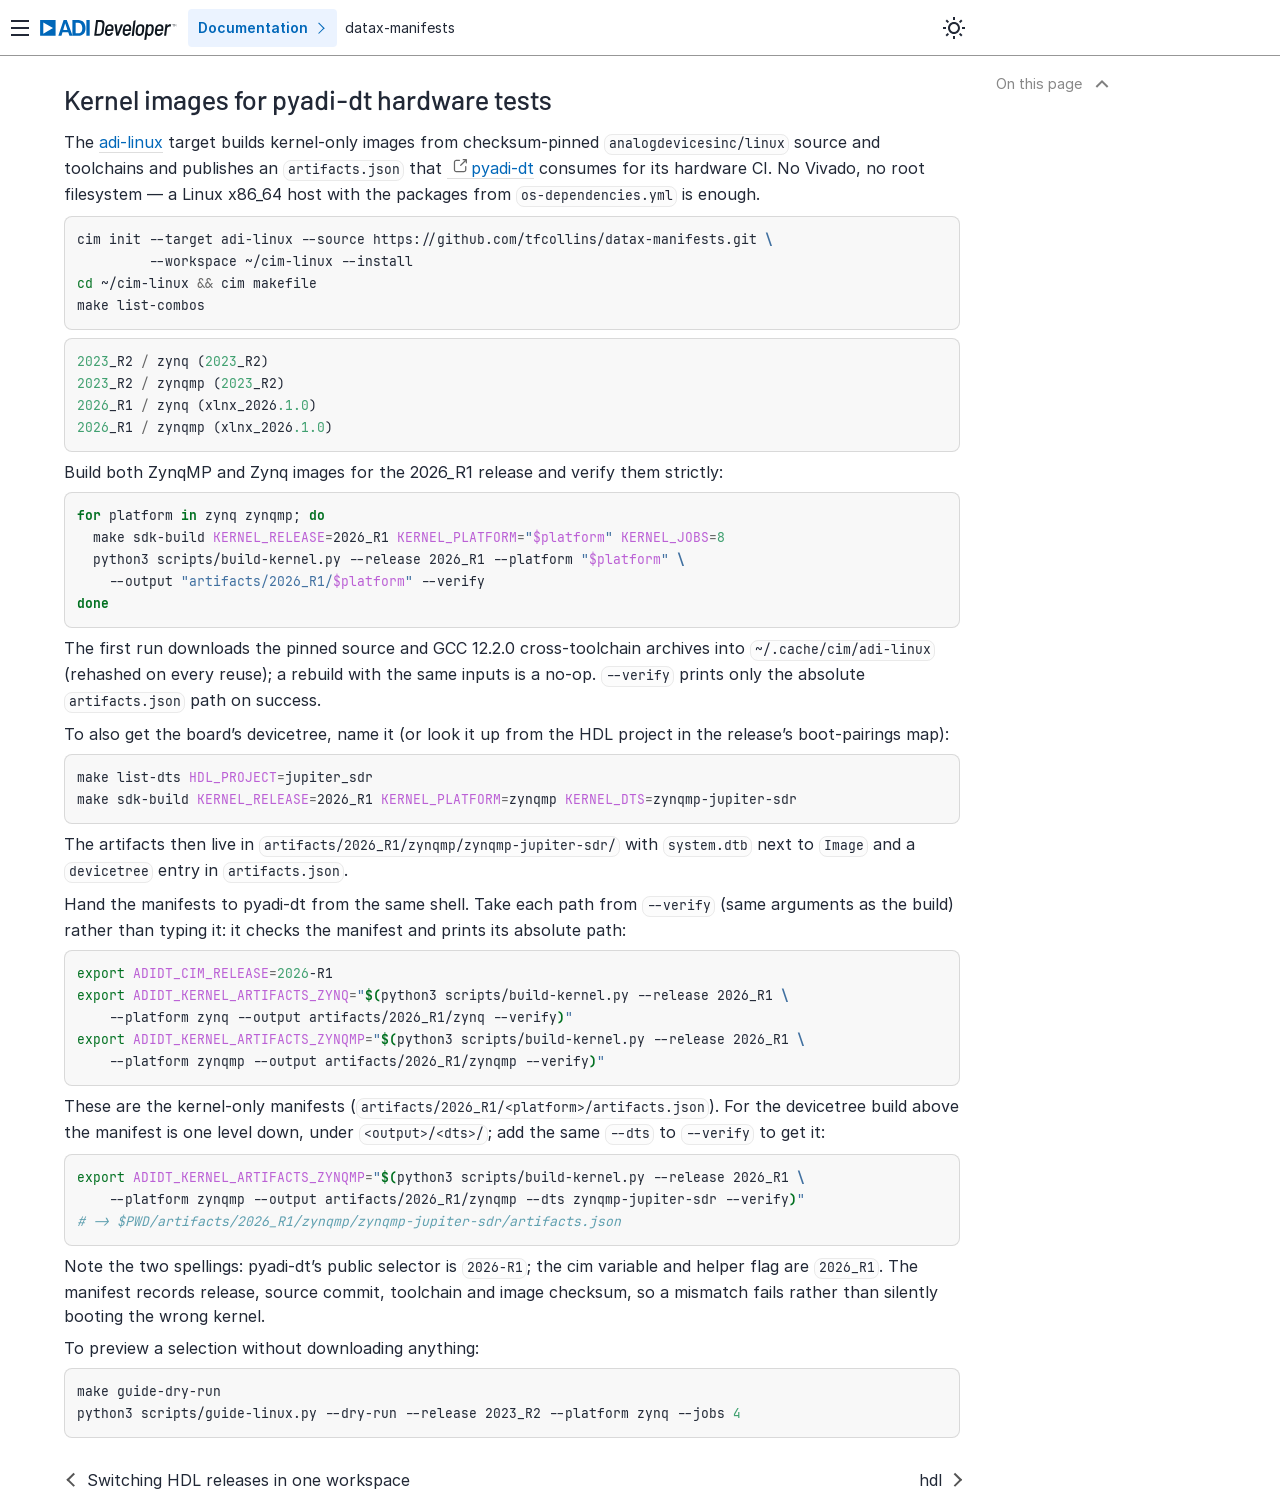
<file: tutorials/kernel-for-pyadi-dt.html>
<!DOCTYPE html>

<html lang="en" data-content_root="../">
  <head>
    <meta charset="utf-8" />
    <meta name="viewport" content="width=device-width, initial-scale=1.0" /><meta name="viewport" content="width=device-width, initial-scale=1" />
<meta content="The adi-linux target builds kernel-only images from checksum-pinned analogdevicesinc/linux source and toolchains and publishes an artifacts.json that pyadi-dt consumes for its hardware CI. No Vivado, no root filesystem — a Linux x86_64 host with the packages from os-dependencies.yml is enough." name="description" />

    <title>Kernel images for pyadi-dt hardware tests &#8212; datax-manifests main documentation</title>
    <link rel="stylesheet" type="text/css" href="../_static/pygments.css?v=8e8a900e" />
    <link rel="stylesheet" type="text/css" href="../_static/app.min.css?v=7db40558" />
    <link rel="stylesheet" type="text/css" href="../_static/css/diagrams.css?v=f154b667" />
    <script async="async" src="../_static/app.umd.js?v=2fe15c61"></script>
    <link rel="index" title="Index" href="../genindex.html" />
    <link rel="search" title="Search" href="../search.html" />
    <link rel="next" title="hdl" href="../targets/hdl.html" />
    <link rel="prev" title="Switching HDL releases in one workspace" href="switching-releases.html" />
   
  
  
  
  <meta name="repository" content="datax-manifests">
  <meta name="version" content="main">
  
    <meta name="page_source_suffix" content=".rst">
  
  
  


<style>
  body {
    
  }

  body.dark {
    
  }

  @media (prefers-color-scheme: dark) {
    body:not(.light) {
      
    }
  }
</style>
  </head>
  
    <body>
  
  <input type="checkbox" id="input-show-toc">
  <input type="checkbox" id="input-show-localtoc">
  <input type="checkbox" id="input-show-repotoc">

  
  <div class="search-area">
    <form action="" method="get">
      <input type="text" name="q" aria-labelledby="search-documentation" value="" autocomplete="off" autocorrect="off" autocapitalize="off" spellcheck="false" role="search" placeholder="Search"/>
      <button class="icon"></button>
    </form>
  </div>
  

  <header>
    <div id="left">
      <label id="show-sidebar" class="icon" for="input-show-toc" title="Show/hide index"></label>
    </div>
    <div id="right">
      <span>
        <a id="logo-org" href="https://developer.analog.com/" aria-label="Analog Devices Inc. landing page"></a>
        <div class="vertical-divider"></div>
        
        <label id="show-repotoc" for="input-show-repotoc" title="Show/hide docs">Documentation</label>
        
        <a id="logo" href="../index.html">
          <div>datax-manifests</div>
        </a>
      </span>
      <span class="reverse">
        <label id="show-localtoc" class="icon" for="input-show-localtoc" title="Show/hide contents"></label>
      </span>
    </div>
  </header>


  <div class="repotoc-tree overlay">
    <root/>

  </div>
    <div class="localtoc">
      <div class="tocwrapper">
        <div class="header localtoc-header">
          <a id="scroll-up" href="#top-anchor" title="Back to top"></a>
        </div>
        <nav>
          <ul>
<li><a class="reference internal" href="#">Kernel images for pyadi-dt hardware tests</a></li>
</ul>

        </nav>
      </div>
    </div>

  
      <div class="sphinxsidebar" role="navigation" aria-label="Main">
        <div class="sphinxsidebarwrapper">
    <a id="no-logo" href="../index.html">
      datax-manifests
    </a><input id="input-switch-toc" type="checkbox">
<label id="show-repotoc" for="input-switch-toc">
All content
</label>
<label id="show-toc" for="input-switch-toc">
Content on this topic
</label>
<div class="repotoc-tree">
  <root/>

</div>
<div class="toc-tree">
  <ul>
<li class="toctree-l1"><a class="reference internal" href="../introduction.html">Introduction</a></li>
</ul>

<p class="caption" role="heading">
  <span class="caption-text">Tutorials</span>
</p>

<ul class="current">
<li class="toctree-l1"><a class="reference internal" href="fmcomms2-zed-boot-bin.html">FMCOMMS2 + BOOT.BIN</a></li>
<li class="toctree-l1"><a class="reference internal" href="jupiter-sdr-from-source.html">Jupiter from source</a></li>
<li class="toctree-l1"><a class="reference internal" href="switching-releases.html">Switching releases</a></li>
<li class="toctree-l1 current"><a class="current reference internal" href="#">Kernel for pyadi-dt</a></li>
</ul>

<p class="caption" role="heading">
  <span class="caption-text">Targets</span>
</p>

<ul>
<li class="toctree-l1"><a class="reference internal" href="../targets/hdl.html">hdl</a></li>
<li class="toctree-l1"><a class="reference internal" href="../targets/hdl-boot.html">hdl-boot</a></li>
<li class="toctree-l1"><a class="reference internal" href="../targets/u-boot-xlnx.html">u-boot-xlnx</a></li>
<li class="toctree-l1"><a class="reference internal" href="../targets/arm-trusted-firmware.html">arm-trusted-firmware</a></li>
<li class="toctree-l1"><a class="reference internal" href="../targets/adi-linux.html">adi-linux</a></li>
</ul>

<ul>
<li class="toctree-l1"><a class="reference internal" href="../repository.html">Repository</a></li>
</ul>


</div>
        </div>
      </div>

  <div class="document">
      <div class="documentwrapper">
        <div class="bodywrapper" id="top-anchor">
          <div class="body-header">
  <nav class="breadcrumb empty"><ol></ol></nav>
</div>
          <div class="body" role="main">
            
  <section id="kernel-images-for-pyadi-dt-hardware-tests">
<h1>Kernel images for pyadi-dt hardware tests<a class="headerlink" href="#kernel-images-for-pyadi-dt-hardware-tests" title="Link to this heading"></a></h1>
<p>The <a class="reference internal" href="../targets/adi-linux.html"><span class="doc">adi-linux</span></a> target builds kernel-only images
from checksum-pinned <code class="docutils literal notranslate"><span class="pre">analogdevicesinc/linux</span></code> source and toolchains and
publishes an <code class="docutils literal notranslate"><span class="pre">artifacts.json</span></code> that <a class="icon link reference external" href="https://github.com/analogdevicesinc/pyadi-dt" target="_blank">pyadi-dt</a> consumes for its hardware
CI. No Vivado, no root filesystem — a Linux x86_64 host with the packages
from <code class="docutils literal notranslate"><span class="pre">os-dependencies.yml</span></code> is enough.</p>
<div class="highlight-bash notranslate"><div class="highlight"><pre><span></span>cim<span class="w"> </span>init<span class="w"> </span>--target<span class="w"> </span>adi-linux<span class="w"> </span>--source<span class="w"> </span>https://github.com/tfcollins/datax-manifests.git<span class="w"> </span><span class="se">\</span>
<span class="w">         </span>--workspace<span class="w"> </span>~/cim-linux<span class="w"> </span>--install
<span class="nb">cd</span><span class="w"> </span>~/cim-linux<span class="w"> </span><span class="o">&amp;&amp;</span><span class="w"> </span>cim<span class="w"> </span>makefile
make<span class="w"> </span>list-combos
</pre></div>
</div>
<div class="highlight-default notranslate"><div class="highlight"><pre><span></span><span class="mi">2023</span><span class="n">_R2</span> <span class="o">/</span> <span class="n">zynq</span> <span class="p">(</span><span class="mi">2023</span><span class="n">_R2</span><span class="p">)</span>
<span class="mi">2023</span><span class="n">_R2</span> <span class="o">/</span> <span class="n">zynqmp</span> <span class="p">(</span><span class="mi">2023</span><span class="n">_R2</span><span class="p">)</span>
<span class="mi">2026</span><span class="n">_R1</span> <span class="o">/</span> <span class="n">zynq</span> <span class="p">(</span><span class="n">xlnx_2026</span><span class="mf">.1.0</span><span class="p">)</span>
<span class="mi">2026</span><span class="n">_R1</span> <span class="o">/</span> <span class="n">zynqmp</span> <span class="p">(</span><span class="n">xlnx_2026</span><span class="mf">.1.0</span><span class="p">)</span>
</pre></div>
</div>
<p>Build both ZynqMP and Zynq images for the 2026_R1 release and verify them
strictly:</p>
<div class="highlight-bash notranslate"><div class="highlight"><pre><span></span><span class="k">for</span><span class="w"> </span>platform<span class="w"> </span><span class="k">in</span><span class="w"> </span>zynq<span class="w"> </span>zynqmp<span class="p">;</span><span class="w"> </span><span class="k">do</span>
<span class="w">  </span>make<span class="w"> </span>sdk-build<span class="w"> </span><span class="nv">KERNEL_RELEASE</span><span class="o">=</span>2026_R1<span class="w"> </span><span class="nv">KERNEL_PLATFORM</span><span class="o">=</span><span class="s2">"</span><span class="nv">$platform</span><span class="s2">"</span><span class="w"> </span><span class="nv">KERNEL_JOBS</span><span class="o">=</span><span class="m">8</span>
<span class="w">  </span>python3<span class="w"> </span>scripts/build-kernel.py<span class="w"> </span>--release<span class="w"> </span>2026_R1<span class="w"> </span>--platform<span class="w"> </span><span class="s2">"</span><span class="nv">$platform</span><span class="s2">"</span><span class="w"> </span><span class="se">\</span>
<span class="w">    </span>--output<span class="w"> </span><span class="s2">"artifacts/2026_R1/</span><span class="nv">$platform</span><span class="s2">"</span><span class="w"> </span>--verify
<span class="k">done</span>
</pre></div>
</div>
<p>The first run downloads the pinned source and GCC 12.2.0 cross-toolchain
archives into <code class="docutils literal notranslate"><span class="pre">~/.cache/cim/adi-linux</span></code> (rehashed on every reuse); a
rebuild with the same inputs is a no-op. <code class="docutils literal notranslate"><span class="pre">--verify</span></code> prints only the
absolute <code class="docutils literal notranslate"><span class="pre">artifacts.json</span></code> path on success.</p>
<p>To also get the board’s devicetree, name it (or look it up from the HDL
project in the release’s boot-pairings map):</p>
<div class="highlight-bash notranslate"><div class="highlight"><pre><span></span>make<span class="w"> </span>list-dts<span class="w"> </span><span class="nv">HDL_PROJECT</span><span class="o">=</span>jupiter_sdr
make<span class="w"> </span>sdk-build<span class="w"> </span><span class="nv">KERNEL_RELEASE</span><span class="o">=</span>2026_R1<span class="w"> </span><span class="nv">KERNEL_PLATFORM</span><span class="o">=</span>zynqmp<span class="w"> </span><span class="nv">KERNEL_DTS</span><span class="o">=</span>zynqmp-jupiter-sdr
</pre></div>
</div>
<p>The artifacts then live in <code class="docutils literal notranslate"><span class="pre">artifacts/2026_R1/zynqmp/zynqmp-jupiter-sdr/</span></code>
with <code class="docutils literal notranslate"><span class="pre">system.dtb</span></code> next to <code class="docutils literal notranslate"><span class="pre">Image</span></code> and a <code class="docutils literal notranslate"><span class="pre">devicetree</span></code> entry in
<code class="docutils literal notranslate"><span class="pre">artifacts.json</span></code>.</p>
<p>Hand the manifests to pyadi-dt from the same shell. Take each path from
<code class="docutils literal notranslate"><span class="pre">--verify</span></code> (same arguments as the build) rather than typing it: it checks
the manifest and prints its absolute path:</p>
<div class="highlight-bash notranslate"><div class="highlight"><pre><span></span><span class="nb">export</span><span class="w"> </span><span class="nv">ADIDT_CIM_RELEASE</span><span class="o">=</span><span class="m">2026</span>-R1
<span class="nb">export</span><span class="w"> </span><span class="nv">ADIDT_KERNEL_ARTIFACTS_ZYNQ</span><span class="o">=</span><span class="s2">"</span><span class="k">$(</span>python3<span class="w"> </span>scripts/build-kernel.py<span class="w"> </span>--release<span class="w"> </span>2026_R1<span class="w"> </span><span class="se">\</span>
<span class="w">    </span>--platform<span class="w"> </span>zynq<span class="w"> </span>--output<span class="w"> </span>artifacts/2026_R1/zynq<span class="w"> </span>--verify<span class="k">)</span><span class="s2">"</span>
<span class="nb">export</span><span class="w"> </span><span class="nv">ADIDT_KERNEL_ARTIFACTS_ZYNQMP</span><span class="o">=</span><span class="s2">"</span><span class="k">$(</span>python3<span class="w"> </span>scripts/build-kernel.py<span class="w"> </span>--release<span class="w"> </span>2026_R1<span class="w"> </span><span class="se">\</span>
<span class="w">    </span>--platform<span class="w"> </span>zynqmp<span class="w"> </span>--output<span class="w"> </span>artifacts/2026_R1/zynqmp<span class="w"> </span>--verify<span class="k">)</span><span class="s2">"</span>
</pre></div>
</div>
<p>These are the kernel-only manifests (<code class="docutils literal notranslate"><span class="pre">artifacts/2026_R1/&lt;platform&gt;/artifacts.json</span></code>).
For the devicetree build above the manifest is one level down, under
<code class="docutils literal notranslate"><span class="pre">&lt;output&gt;/&lt;dts&gt;/</span></code>; add the same <code class="docutils literal notranslate"><span class="pre">--dts</span></code> to <code class="docutils literal notranslate"><span class="pre">--verify</span></code> to get it:</p>
<div class="highlight-bash notranslate"><div class="highlight"><pre><span></span><span class="nb">export</span><span class="w"> </span><span class="nv">ADIDT_KERNEL_ARTIFACTS_ZYNQMP</span><span class="o">=</span><span class="s2">"</span><span class="k">$(</span>python3<span class="w"> </span>scripts/build-kernel.py<span class="w"> </span>--release<span class="w"> </span>2026_R1<span class="w"> </span><span class="se">\</span>
<span class="w">    </span>--platform<span class="w"> </span>zynqmp<span class="w"> </span>--output<span class="w"> </span>artifacts/2026_R1/zynqmp<span class="w"> </span>--dts<span class="w"> </span>zynqmp-jupiter-sdr<span class="w"> </span>--verify<span class="k">)</span><span class="s2">"</span>
<span class="c1"># -&gt; $PWD/artifacts/2026_R1/zynqmp/zynqmp-jupiter-sdr/artifacts.json</span>
</pre></div>
</div>
<p>Note the two spellings: pyadi-dt’s public selector is <code class="docutils literal notranslate"><span class="pre">2026-R1</span></code>; the cim
variable and helper flag are <code class="docutils literal notranslate"><span class="pre">2026_R1</span></code>. The manifest records release, source
commit, toolchain and image checksum, so a mismatch fails rather than
silently booting the wrong kernel.</p>
<p>To preview a selection without downloading anything:</p>
<div class="highlight-bash notranslate"><div class="highlight"><pre><span></span>make<span class="w"> </span>guide-dry-run
python3<span class="w"> </span>scripts/guide-linux.py<span class="w"> </span>--dry-run<span class="w"> </span>--release<span class="w"> </span>2023_R2<span class="w"> </span>--platform<span class="w"> </span>zynq<span class="w"> </span>--jobs<span class="w"> </span><span class="m">4</span>
</pre></div>
</div>
</section>


          </div>
              <div class="related">
                &nbsp;
    <a href="switching-releases.html" title="Previous document (Alt+Shift+LeftArrow)" class="prev">Switching HDL releases in one workspace</a>
    <a href="../targets/hdl.html" title="Next document (Alt+Shift+RightArrow)" class="next">hdl</a>
              </div>
          
        </div>
      </div>
  </div>

  <label id="cancel-area-show-toc" for="input-show-toc"></label>
  <label id="cancel-area-show-localtoc" for="input-show-localtoc"></label>
    <footer>
      &#169;2026, Analog Devices, Inc
      
      |
      Made with <a href="https://www.sphinx-doc.org/">Sphinx</a>
      &amp; <a href="https://github.com/analogdevicesinc/doctools">Doctools</a>
      
    </footer>
  </body>
</html>
</file>
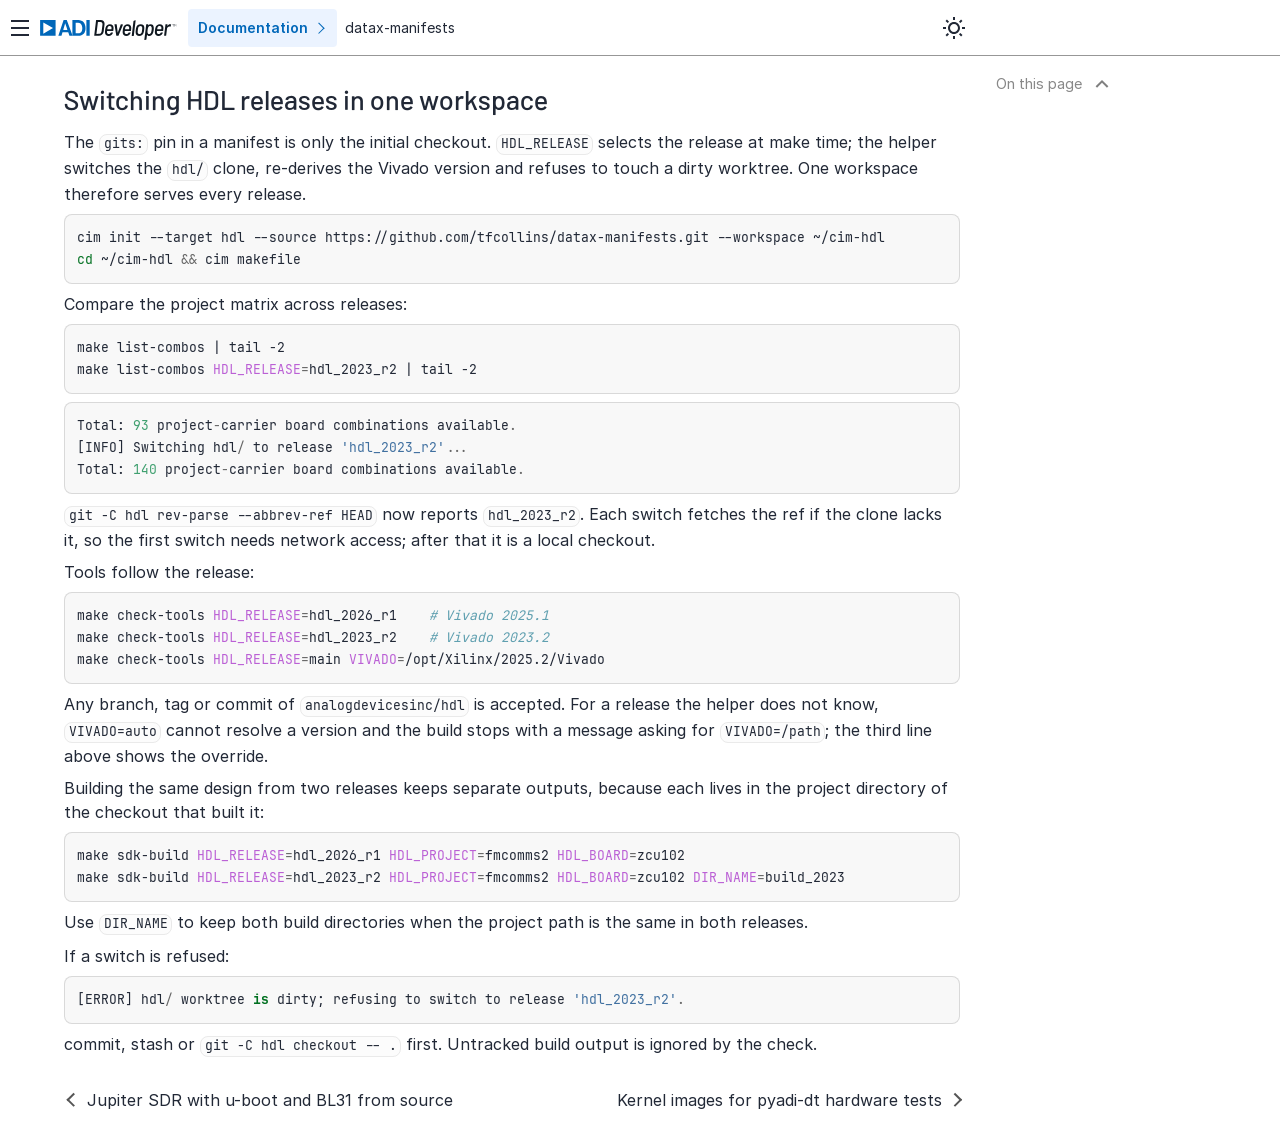
<file: tutorials/switching-releases.html>
<!DOCTYPE html>

<html lang="en" data-content_root="../">
  <head>
    <meta charset="utf-8" />
    <meta name="viewport" content="width=device-width, initial-scale=1.0" /><meta name="viewport" content="width=device-width, initial-scale=1" />
<meta content="The gits: pin in a manifest is only the initial checkout. HDL_RELEASE selects the release at make time; the helper switches the hdl/ clone, re-derives the Vivado version and refuses to touch a dirty worktree. One workspace therefore serves every release." name="description" />

    <title>Switching HDL releases in one workspace &#8212; datax-manifests main documentation</title>
    <link rel="stylesheet" type="text/css" href="../_static/pygments.css?v=8e8a900e" />
    <link rel="stylesheet" type="text/css" href="../_static/app.min.css?v=7db40558" />
    <link rel="stylesheet" type="text/css" href="../_static/css/diagrams.css?v=f154b667" />
    <script async="async" src="../_static/app.umd.js?v=2fe15c61"></script>
    <link rel="index" title="Index" href="../genindex.html" />
    <link rel="search" title="Search" href="../search.html" />
    <link rel="next" title="Kernel images for pyadi-dt hardware tests" href="kernel-for-pyadi-dt.html" />
    <link rel="prev" title="Jupiter SDR with u-boot and BL31 from source" href="jupiter-sdr-from-source.html" />
   
  
  
  
  <meta name="repository" content="datax-manifests">
  <meta name="version" content="main">
  
    <meta name="page_source_suffix" content=".rst">
  
  
  


<style>
  body {
    
  }

  body.dark {
    
  }

  @media (prefers-color-scheme: dark) {
    body:not(.light) {
      
    }
  }
</style>
  </head>
  
    <body>
  
  <input type="checkbox" id="input-show-toc">
  <input type="checkbox" id="input-show-localtoc">
  <input type="checkbox" id="input-show-repotoc">

  
  <div class="search-area">
    <form action="" method="get">
      <input type="text" name="q" aria-labelledby="search-documentation" value="" autocomplete="off" autocorrect="off" autocapitalize="off" spellcheck="false" role="search" placeholder="Search"/>
      <button class="icon"></button>
    </form>
  </div>
  

  <header>
    <div id="left">
      <label id="show-sidebar" class="icon" for="input-show-toc" title="Show/hide index"></label>
    </div>
    <div id="right">
      <span>
        <a id="logo-org" href="https://developer.analog.com/" aria-label="Analog Devices Inc. landing page"></a>
        <div class="vertical-divider"></div>
        
        <label id="show-repotoc" for="input-show-repotoc" title="Show/hide docs">Documentation</label>
        
        <a id="logo" href="../index.html">
          <div>datax-manifests</div>
        </a>
      </span>
      <span class="reverse">
        <label id="show-localtoc" class="icon" for="input-show-localtoc" title="Show/hide contents"></label>
      </span>
    </div>
  </header>


  <div class="repotoc-tree overlay">
    <root/>

  </div>
    <div class="localtoc">
      <div class="tocwrapper">
        <div class="header localtoc-header">
          <a id="scroll-up" href="#top-anchor" title="Back to top"></a>
        </div>
        <nav>
          <ul>
<li><a class="reference internal" href="#">Switching HDL releases in one workspace</a></li>
</ul>

        </nav>
      </div>
    </div>

  
      <div class="sphinxsidebar" role="navigation" aria-label="Main">
        <div class="sphinxsidebarwrapper">
    <a id="no-logo" href="../index.html">
      datax-manifests
    </a><input id="input-switch-toc" type="checkbox">
<label id="show-repotoc" for="input-switch-toc">
All content
</label>
<label id="show-toc" for="input-switch-toc">
Content on this topic
</label>
<div class="repotoc-tree">
  <root/>

</div>
<div class="toc-tree">
  <ul>
<li class="toctree-l1"><a class="reference internal" href="../introduction.html">Introduction</a></li>
</ul>

<p class="caption" role="heading">
  <span class="caption-text">Tutorials</span>
</p>

<ul class="current">
<li class="toctree-l1"><a class="reference internal" href="fmcomms2-zed-boot-bin.html">FMCOMMS2 + BOOT.BIN</a></li>
<li class="toctree-l1"><a class="reference internal" href="jupiter-sdr-from-source.html">Jupiter from source</a></li>
<li class="toctree-l1 current"><a class="current reference internal" href="#">Switching releases</a></li>
<li class="toctree-l1"><a class="reference internal" href="kernel-for-pyadi-dt.html">Kernel for pyadi-dt</a></li>
</ul>

<p class="caption" role="heading">
  <span class="caption-text">Targets</span>
</p>

<ul>
<li class="toctree-l1"><a class="reference internal" href="../targets/hdl.html">hdl</a></li>
<li class="toctree-l1"><a class="reference internal" href="../targets/hdl-boot.html">hdl-boot</a></li>
<li class="toctree-l1"><a class="reference internal" href="../targets/u-boot-xlnx.html">u-boot-xlnx</a></li>
<li class="toctree-l1"><a class="reference internal" href="../targets/arm-trusted-firmware.html">arm-trusted-firmware</a></li>
<li class="toctree-l1"><a class="reference internal" href="../targets/adi-linux.html">adi-linux</a></li>
</ul>

<ul>
<li class="toctree-l1"><a class="reference internal" href="../repository.html">Repository</a></li>
</ul>


</div>
        </div>
      </div>

  <div class="document">
      <div class="documentwrapper">
        <div class="bodywrapper" id="top-anchor">
          <div class="body-header">
  <nav class="breadcrumb empty"><ol></ol></nav>
</div>
          <div class="body" role="main">
            
  <section id="switching-hdl-releases-in-one-workspace">
<h1>Switching HDL releases in one workspace<a class="headerlink" href="#switching-hdl-releases-in-one-workspace" title="Link to this heading"></a></h1>
<p>The <code class="docutils literal notranslate"><span class="pre">gits:</span></code> pin in a manifest is only the initial checkout. <code class="docutils literal notranslate"><span class="pre">HDL_RELEASE</span></code>
selects the release at make time; the helper switches the <code class="docutils literal notranslate"><span class="pre">hdl/</span></code> clone,
re-derives the Vivado version and refuses to touch a dirty worktree. One
workspace therefore serves every release.</p>
<div class="highlight-bash notranslate"><div class="highlight"><pre><span></span>cim<span class="w"> </span>init<span class="w"> </span>--target<span class="w"> </span>hdl<span class="w"> </span>--source<span class="w"> </span>https://github.com/tfcollins/datax-manifests.git<span class="w"> </span>--workspace<span class="w"> </span>~/cim-hdl
<span class="nb">cd</span><span class="w"> </span>~/cim-hdl<span class="w"> </span><span class="o">&amp;&amp;</span><span class="w"> </span>cim<span class="w"> </span>makefile
</pre></div>
</div>
<p>Compare the project matrix across releases:</p>
<div class="highlight-bash notranslate"><div class="highlight"><pre><span></span>make<span class="w"> </span>list-combos<span class="w"> </span><span class="p">|</span><span class="w"> </span>tail<span class="w"> </span>-2
make<span class="w"> </span>list-combos<span class="w"> </span><span class="nv">HDL_RELEASE</span><span class="o">=</span>hdl_2023_r2<span class="w"> </span><span class="p">|</span><span class="w"> </span>tail<span class="w"> </span>-2
</pre></div>
</div>
<div class="highlight-default notranslate"><div class="highlight"><pre><span></span><span class="n">Total</span><span class="p">:</span> <span class="mi">93</span> <span class="n">project</span><span class="o">-</span><span class="n">carrier</span> <span class="n">board</span> <span class="n">combinations</span> <span class="n">available</span><span class="o">.</span>
<span class="p">[</span><span class="n">INFO</span><span class="p">]</span> <span class="n">Switching</span> <span class="n">hdl</span><span class="o">/</span> <span class="n">to</span> <span class="n">release</span> <span class="s1">'hdl_2023_r2'</span><span class="o">...</span>
<span class="n">Total</span><span class="p">:</span> <span class="mi">140</span> <span class="n">project</span><span class="o">-</span><span class="n">carrier</span> <span class="n">board</span> <span class="n">combinations</span> <span class="n">available</span><span class="o">.</span>
</pre></div>
</div>
<p><code class="docutils literal notranslate"><span class="pre">git</span> <span class="pre">-C</span> <span class="pre">hdl</span> <span class="pre">rev-parse</span> <span class="pre">--abbrev-ref</span> <span class="pre">HEAD</span></code> now reports <code class="docutils literal notranslate"><span class="pre">hdl_2023_r2</span></code>.
Each switch fetches the ref if the clone lacks it, so the first switch needs
network access; after that it is a local checkout.</p>
<p>Tools follow the release:</p>
<div class="highlight-bash notranslate"><div class="highlight"><pre><span></span>make<span class="w"> </span>check-tools<span class="w"> </span><span class="nv">HDL_RELEASE</span><span class="o">=</span>hdl_2026_r1<span class="w">    </span><span class="c1"># Vivado 2025.1</span>
make<span class="w"> </span>check-tools<span class="w"> </span><span class="nv">HDL_RELEASE</span><span class="o">=</span>hdl_2023_r2<span class="w">    </span><span class="c1"># Vivado 2023.2</span>
make<span class="w"> </span>check-tools<span class="w"> </span><span class="nv">HDL_RELEASE</span><span class="o">=</span>main<span class="w"> </span><span class="nv">VIVADO</span><span class="o">=</span>/opt/Xilinx/2025.2/Vivado
</pre></div>
</div>
<p>Any branch, tag or commit of <code class="docutils literal notranslate"><span class="pre">analogdevicesinc/hdl</span></code> is accepted. For a
release the helper does not know, <code class="docutils literal notranslate"><span class="pre">VIVADO=auto</span></code> cannot resolve a version
and the build stops with a message asking for <code class="docutils literal notranslate"><span class="pre">VIVADO=/path</span></code>; the third
line above shows the override.</p>
<p>Building the same design from two releases keeps separate outputs, because
each lives in the project directory of the checkout that built it:</p>
<div class="highlight-bash notranslate"><div class="highlight"><pre><span></span>make<span class="w"> </span>sdk-build<span class="w"> </span><span class="nv">HDL_RELEASE</span><span class="o">=</span>hdl_2026_r1<span class="w"> </span><span class="nv">HDL_PROJECT</span><span class="o">=</span>fmcomms2<span class="w"> </span><span class="nv">HDL_BOARD</span><span class="o">=</span>zcu102
make<span class="w"> </span>sdk-build<span class="w"> </span><span class="nv">HDL_RELEASE</span><span class="o">=</span>hdl_2023_r2<span class="w"> </span><span class="nv">HDL_PROJECT</span><span class="o">=</span>fmcomms2<span class="w"> </span><span class="nv">HDL_BOARD</span><span class="o">=</span>zcu102<span class="w"> </span><span class="nv">DIR_NAME</span><span class="o">=</span>build_2023
</pre></div>
</div>
<p>Use <code class="docutils literal notranslate"><span class="pre">DIR_NAME</span></code> to keep both build directories when the project path is the
same in both releases.</p>
<p>If a switch is refused:</p>
<div class="highlight-default notranslate"><div class="highlight"><pre><span></span><span class="p">[</span><span class="n">ERROR</span><span class="p">]</span> <span class="n">hdl</span><span class="o">/</span> <span class="n">worktree</span> <span class="ow">is</span> <span class="n">dirty</span><span class="p">;</span> <span class="n">refusing</span> <span class="n">to</span> <span class="n">switch</span> <span class="n">to</span> <span class="n">release</span> <span class="s1">'hdl_2023_r2'</span><span class="o">.</span>
</pre></div>
</div>
<p>commit, stash or <code class="docutils literal notranslate"><span class="pre">git</span> <span class="pre">-C</span> <span class="pre">hdl</span> <span class="pre">checkout</span> <span class="pre">--</span> <span class="pre">.</span></code> first. Untracked build output is
ignored by the check.</p>
</section>


          </div>
              <div class="related">
                &nbsp;
    <a href="jupiter-sdr-from-source.html" title="Previous document (Alt+Shift+LeftArrow)" class="prev">Jupiter SDR with u-boot and BL31 from source</a>
    <a href="kernel-for-pyadi-dt.html" title="Next document (Alt+Shift+RightArrow)" class="next">Kernel images for pyadi-dt hardware tests</a>
              </div>
          
        </div>
      </div>
  </div>

  <label id="cancel-area-show-toc" for="input-show-toc"></label>
  <label id="cancel-area-show-localtoc" for="input-show-localtoc"></label>
    <footer>
      &#169;2026, Analog Devices, Inc
      
      |
      Made with <a href="https://www.sphinx-doc.org/">Sphinx</a>
      &amp; <a href="https://github.com/analogdevicesinc/doctools">Doctools</a>
      
    </footer>
  </body>
</html>
</file>
<file: _static/pygments.css>
@media (prefers-color-scheme: light) {
body:not(.dark) .highlight pre { line-height: 125%; }
body:not(.dark) .highlight td.linenos .normal { color: #666666; background-color: transparent; padding-left: 5px; padding-right: 5px; }
body:not(.dark) .highlight span.linenos { color: #666666; background-color: transparent; padding-left: 5px; padding-right: 5px; }
body:not(.dark) .highlight td.linenos .special { color: #000000; background-color: #ffffc0; padding-left: 5px; padding-right: 5px; }
body:not(.dark) .highlight span.linenos.special { color: #000000; background-color: #ffffc0; padding-left: 5px; padding-right: 5px; }
body:not(.dark) .highlight .hll { background-color: #ffffcc }
body:not(.dark) .highlight { background: #f0f0f0; }
body:not(.dark) .highlight .c { color: #60A0B0; font-style: italic } /* Comment */
body:not(.dark) .highlight .err { border: 1px solid #F00 } /* Error */
body:not(.dark) .highlight .k { color: #007020; font-weight: bold } /* Keyword */
body:not(.dark) .highlight .o { color: #666 } /* Operator */
body:not(.dark) .highlight .ch { color: #60A0B0; font-style: italic } /* Comment.Hashbang */
body:not(.dark) .highlight .cm { color: #60A0B0; font-style: italic } /* Comment.Multiline */
body:not(.dark) .highlight .cp { color: #007020 } /* Comment.Preproc */
body:not(.dark) .highlight .cpf { color: #60A0B0; font-style: italic } /* Comment.PreprocFile */
body:not(.dark) .highlight .c1 { color: #60A0B0; font-style: italic } /* Comment.Single */
body:not(.dark) .highlight .cs { color: #60A0B0; background-color: #FFF0F0 } /* Comment.Special */
body:not(.dark) .highlight .gd { color: #A00000 } /* Generic.Deleted */
body:not(.dark) .highlight .ge { font-style: italic } /* Generic.Emph */
body:not(.dark) .highlight .ges { font-weight: bold; font-style: italic } /* Generic.EmphStrong */
body:not(.dark) .highlight .gr { color: #F00 } /* Generic.Error */
body:not(.dark) .highlight .gh { color: #000080; font-weight: bold } /* Generic.Heading */
body:not(.dark) .highlight .gi { color: #00A000 } /* Generic.Inserted */
body:not(.dark) .highlight .go { color: #888 } /* Generic.Output */
body:not(.dark) .highlight .gp { color: #C65D09; font-weight: bold } /* Generic.Prompt */
body:not(.dark) .highlight .gs { font-weight: bold } /* Generic.Strong */
body:not(.dark) .highlight .gu { color: #800080; font-weight: bold } /* Generic.Subheading */
body:not(.dark) .highlight .gt { color: #04D } /* Generic.Traceback */
body:not(.dark) .highlight .kc { color: #007020; font-weight: bold } /* Keyword.Constant */
body:not(.dark) .highlight .kd { color: #007020; font-weight: bold } /* Keyword.Declaration */
body:not(.dark) .highlight .kn { color: #007020; font-weight: bold } /* Keyword.Namespace */
body:not(.dark) .highlight .kp { color: #007020 } /* Keyword.Pseudo */
body:not(.dark) .highlight .kr { color: #007020; font-weight: bold } /* Keyword.Reserved */
body:not(.dark) .highlight .kt { color: #902000 } /* Keyword.Type */
body:not(.dark) .highlight .m { color: #40A070 } /* Literal.Number */
body:not(.dark) .highlight .s { color: #4070A0 } /* Literal.String */
body:not(.dark) .highlight .na { color: #4070A0 } /* Name.Attribute */
body:not(.dark) .highlight .nb { color: #007020 } /* Name.Builtin */
body:not(.dark) .highlight .nc { color: #0E84B5; font-weight: bold } /* Name.Class */
body:not(.dark) .highlight .no { color: #60ADD5 } /* Name.Constant */
body:not(.dark) .highlight .nd { color: #555; font-weight: bold } /* Name.Decorator */
body:not(.dark) .highlight .ni { color: #D55537; font-weight: bold } /* Name.Entity */
body:not(.dark) .highlight .ne { color: #007020 } /* Name.Exception */
body:not(.dark) .highlight .nf { color: #06287E } /* Name.Function */
body:not(.dark) .highlight .nl { color: #002070; font-weight: bold } /* Name.Label */
body:not(.dark) .highlight .nn { color: #0E84B5; font-weight: bold } /* Name.Namespace */
body:not(.dark) .highlight .nt { color: #062873; font-weight: bold } /* Name.Tag */
body:not(.dark) .highlight .nv { color: #BB60D5 } /* Name.Variable */
body:not(.dark) .highlight .ow { color: #007020; font-weight: bold } /* Operator.Word */
body:not(.dark) .highlight .w { color: #BBB } /* Text.Whitespace */
body:not(.dark) .highlight .mb { color: #40A070 } /* Literal.Number.Bin */
body:not(.dark) .highlight .mf { color: #40A070 } /* Literal.Number.Float */
body:not(.dark) .highlight .mh { color: #40A070 } /* Literal.Number.Hex */
body:not(.dark) .highlight .mi { color: #40A070 } /* Literal.Number.Integer */
body:not(.dark) .highlight .mo { color: #40A070 } /* Literal.Number.Oct */
body:not(.dark) .highlight .sa { color: #4070A0 } /* Literal.String.Affix */
body:not(.dark) .highlight .sb { color: #4070A0 } /* Literal.String.Backtick */
body:not(.dark) .highlight .sc { color: #4070A0 } /* Literal.String.Char */
body:not(.dark) .highlight .dl { color: #4070A0 } /* Literal.String.Delimiter */
body:not(.dark) .highlight .sd { color: #4070A0; font-style: italic } /* Literal.String.Doc */
body:not(.dark) .highlight .s2 { color: #4070A0 } /* Literal.String.Double */
body:not(.dark) .highlight .se { color: #4070A0; font-weight: bold } /* Literal.String.Escape */
body:not(.dark) .highlight .sh { color: #4070A0 } /* Literal.String.Heredoc */
body:not(.dark) .highlight .si { color: #70A0D0; font-style: italic } /* Literal.String.Interpol */
body:not(.dark) .highlight .sx { color: #C65D09 } /* Literal.String.Other */
body:not(.dark) .highlight .sr { color: #235388 } /* Literal.String.Regex */
body:not(.dark) .highlight .s1 { color: #4070A0 } /* Literal.String.Single */
body:not(.dark) .highlight .ss { color: #517918 } /* Literal.String.Symbol */
body:not(.dark) .highlight .bp { color: #007020 } /* Name.Builtin.Pseudo */
body:not(.dark) .highlight .fm { color: #06287E } /* Name.Function.Magic */
body:not(.dark) .highlight .vc { color: #BB60D5 } /* Name.Variable.Class */
body:not(.dark) .highlight .vg { color: #BB60D5 } /* Name.Variable.Global */
body:not(.dark) .highlight .vi { color: #BB60D5 } /* Name.Variable.Instance */
body:not(.dark) .highlight .vm { color: #BB60D5 } /* Name.Variable.Magic */
body:not(.dark) .highlight .il { color: #40A070 } /* Literal.Number.Integer.Long */
body.dark .highlight pre { line-height: 125%; }
body.dark .highlight td.linenos .normal { color: #aaaaaa; background-color: transparent; padding-left: 5px; padding-right: 5px; }
body.dark .highlight span.linenos { color: #aaaaaa; background-color: transparent; padding-left: 5px; padding-right: 5px; }
body.dark .highlight td.linenos .special { color: #000000; background-color: #ffffc0; padding-left: 5px; padding-right: 5px; }
body.dark .highlight span.linenos.special { color: #000000; background-color: #ffffc0; padding-left: 5px; padding-right: 5px; }
body.dark .highlight .hll { background-color: #404040 }
body.dark .highlight { background: #202020; color: #D0D0D0 }
body.dark .highlight .c { color: #ABABAB; font-style: italic } /* Comment */
body.dark .highlight .err { color: #A61717; background-color: #E3D2D2 } /* Error */
body.dark .highlight .esc { color: #D0D0D0 } /* Escape */
body.dark .highlight .g { color: #D0D0D0 } /* Generic */
body.dark .highlight .k { color: #6EBF26; font-weight: bold } /* Keyword */
body.dark .highlight .l { color: #D0D0D0 } /* Literal */
body.dark .highlight .n { color: #D0D0D0 } /* Name */
body.dark .highlight .o { color: #D0D0D0 } /* Operator */
body.dark .highlight .x { color: #D0D0D0 } /* Other */
body.dark .highlight .p { color: #D0D0D0 } /* Punctuation */
body.dark .highlight .ch { color: #ABABAB; font-style: italic } /* Comment.Hashbang */
body.dark .highlight .cm { color: #ABABAB; font-style: italic } /* Comment.Multiline */
body.dark .highlight .cp { color: #FF3A3A; font-weight: bold } /* Comment.Preproc */
body.dark .highlight .cpf { color: #ABABAB; font-style: italic } /* Comment.PreprocFile */
body.dark .highlight .c1 { color: #ABABAB; font-style: italic } /* Comment.Single */
body.dark .highlight .cs { color: #E50808; font-weight: bold; background-color: #520000 } /* Comment.Special */
body.dark .highlight .gd { color: #FF3A3A } /* Generic.Deleted */
body.dark .highlight .ge { color: #D0D0D0; font-style: italic } /* Generic.Emph */
body.dark .highlight .ges { color: #D0D0D0; font-weight: bold; font-style: italic } /* Generic.EmphStrong */
body.dark .highlight .gr { color: #FF3A3A } /* Generic.Error */
body.dark .highlight .gh { color: #FFF; font-weight: bold } /* Generic.Heading */
body.dark .highlight .gi { color: #589819 } /* Generic.Inserted */
body.dark .highlight .go { color: #CCC } /* Generic.Output */
body.dark .highlight .gp { color: #AAA } /* Generic.Prompt */
body.dark .highlight .gs { color: #D0D0D0; font-weight: bold } /* Generic.Strong */
body.dark .highlight .gu { color: #FFF; text-decoration: underline } /* Generic.Subheading */
body.dark .highlight .gt { color: #FF3A3A } /* Generic.Traceback */
body.dark .highlight .kc { color: #6EBF26; font-weight: bold } /* Keyword.Constant */
body.dark .highlight .kd { color: #6EBF26; font-weight: bold } /* Keyword.Declaration */
body.dark .highlight .kn { color: #6EBF26; font-weight: bold } /* Keyword.Namespace */
body.dark .highlight .kp { color: #6EBF26 } /* Keyword.Pseudo */
body.dark .highlight .kr { color: #6EBF26; font-weight: bold } /* Keyword.Reserved */
body.dark .highlight .kt { color: #6EBF26; font-weight: bold } /* Keyword.Type */
body.dark .highlight .ld { color: #D0D0D0 } /* Literal.Date */
body.dark .highlight .m { color: #51B2FD } /* Literal.Number */
body.dark .highlight .s { color: #ED9D13 } /* Literal.String */
body.dark .highlight .na { color: #BBB } /* Name.Attribute */
body.dark .highlight .nb { color: #2FBCCD } /* Name.Builtin */
body.dark .highlight .nc { color: #71ADFF; text-decoration: underline } /* Name.Class */
body.dark .highlight .no { color: #40FFFF } /* Name.Constant */
body.dark .highlight .nd { color: #FFA500 } /* Name.Decorator */
body.dark .highlight .ni { color: #D0D0D0 } /* Name.Entity */
body.dark .highlight .ne { color: #BBB } /* Name.Exception */
body.dark .highlight .nf { color: #71ADFF } /* Name.Function */
body.dark .highlight .nl { color: #D0D0D0 } /* Name.Label */
body.dark .highlight .nn { color: #71ADFF; text-decoration: underline } /* Name.Namespace */
body.dark .highlight .nx { color: #D0D0D0 } /* Name.Other */
body.dark .highlight .py { color: #D0D0D0 } /* Name.Property */
body.dark .highlight .nt { color: #6EBF26; font-weight: bold } /* Name.Tag */
body.dark .highlight .nv { color: #40FFFF } /* Name.Variable */
body.dark .highlight .ow { color: #6EBF26; font-weight: bold } /* Operator.Word */
body.dark .highlight .pm { color: #D0D0D0 } /* Punctuation.Marker */
body.dark .highlight .w { color: #666 } /* Text.Whitespace */
body.dark .highlight .mb { color: #51B2FD } /* Literal.Number.Bin */
body.dark .highlight .mf { color: #51B2FD } /* Literal.Number.Float */
body.dark .highlight .mh { color: #51B2FD } /* Literal.Number.Hex */
body.dark .highlight .mi { color: #51B2FD } /* Literal.Number.Integer */
body.dark .highlight .mo { color: #51B2FD } /* Literal.Number.Oct */
body.dark .highlight .sa { color: #ED9D13 } /* Literal.String.Affix */
body.dark .highlight .sb { color: #ED9D13 } /* Literal.String.Backtick */
body.dark .highlight .sc { color: #ED9D13 } /* Literal.String.Char */
body.dark .highlight .dl { color: #ED9D13 } /* Literal.String.Delimiter */
body.dark .highlight .sd { color: #ED9D13 } /* Literal.String.Doc */
body.dark .highlight .s2 { color: #ED9D13 } /* Literal.String.Double */
body.dark .highlight .se { color: #ED9D13 } /* Literal.String.Escape */
body.dark .highlight .sh { color: #ED9D13 } /* Literal.String.Heredoc */
body.dark .highlight .si { color: #ED9D13 } /* Literal.String.Interpol */
body.dark .highlight .sx { color: #FFA500 } /* Literal.String.Other */
body.dark .highlight .sr { color: #ED9D13 } /* Literal.String.Regex */
body.dark .highlight .s1 { color: #ED9D13 } /* Literal.String.Single */
body.dark .highlight .ss { color: #ED9D13 } /* Literal.String.Symbol */
body.dark .highlight .bp { color: #2FBCCD } /* Name.Builtin.Pseudo */
body.dark .highlight .fm { color: #71ADFF } /* Name.Function.Magic */
body.dark .highlight .vc { color: #40FFFF } /* Name.Variable.Class */
body.dark .highlight .vg { color: #40FFFF } /* Name.Variable.Global */
body.dark .highlight .vi { color: #40FFFF } /* Name.Variable.Instance */
body.dark .highlight .vm { color: #40FFFF } /* Name.Variable.Magic */
body.dark .highlight .il { color: #51B2FD } /* Literal.Number.Integer.Long */
}
@media (prefers-color-scheme: dark) {
body.light .highlight pre { line-height: 125%; }
body.light .highlight td.linenos .normal { color: #666666; background-color: transparent; padding-left: 5px; padding-right: 5px; }
body.light .highlight span.linenos { color: #666666; background-color: transparent; padding-left: 5px; padding-right: 5px; }
body.light .highlight td.linenos .special { color: #000000; background-color: #ffffc0; padding-left: 5px; padding-right: 5px; }
body.light .highlight span.linenos.special { color: #000000; background-color: #ffffc0; padding-left: 5px; padding-right: 5px; }
body.light .highlight .hll { background-color: #ffffcc }
body.light .highlight { background: #f0f0f0; }
body.light .highlight .c { color: #60A0B0; font-style: italic } /* Comment */
body.light .highlight .err { border: 1px solid #F00 } /* Error */
body.light .highlight .k { color: #007020; font-weight: bold } /* Keyword */
body.light .highlight .o { color: #666 } /* Operator */
body.light .highlight .ch { color: #60A0B0; font-style: italic } /* Comment.Hashbang */
body.light .highlight .cm { color: #60A0B0; font-style: italic } /* Comment.Multiline */
body.light .highlight .cp { color: #007020 } /* Comment.Preproc */
body.light .highlight .cpf { color: #60A0B0; font-style: italic } /* Comment.PreprocFile */
body.light .highlight .c1 { color: #60A0B0; font-style: italic } /* Comment.Single */
body.light .highlight .cs { color: #60A0B0; background-color: #FFF0F0 } /* Comment.Special */
body.light .highlight .gd { color: #A00000 } /* Generic.Deleted */
body.light .highlight .ge { font-style: italic } /* Generic.Emph */
body.light .highlight .ges { font-weight: bold; font-style: italic } /* Generic.EmphStrong */
body.light .highlight .gr { color: #F00 } /* Generic.Error */
body.light .highlight .gh { color: #000080; font-weight: bold } /* Generic.Heading */
body.light .highlight .gi { color: #00A000 } /* Generic.Inserted */
body.light .highlight .go { color: #888 } /* Generic.Output */
body.light .highlight .gp { color: #C65D09; font-weight: bold } /* Generic.Prompt */
body.light .highlight .gs { font-weight: bold } /* Generic.Strong */
body.light .highlight .gu { color: #800080; font-weight: bold } /* Generic.Subheading */
body.light .highlight .gt { color: #04D } /* Generic.Traceback */
body.light .highlight .kc { color: #007020; font-weight: bold } /* Keyword.Constant */
body.light .highlight .kd { color: #007020; font-weight: bold } /* Keyword.Declaration */
body.light .highlight .kn { color: #007020; font-weight: bold } /* Keyword.Namespace */
body.light .highlight .kp { color: #007020 } /* Keyword.Pseudo */
body.light .highlight .kr { color: #007020; font-weight: bold } /* Keyword.Reserved */
body.light .highlight .kt { color: #902000 } /* Keyword.Type */
body.light .highlight .m { color: #40A070 } /* Literal.Number */
body.light .highlight .s { color: #4070A0 } /* Literal.String */
body.light .highlight .na { color: #4070A0 } /* Name.Attribute */
body.light .highlight .nb { color: #007020 } /* Name.Builtin */
body.light .highlight .nc { color: #0E84B5; font-weight: bold } /* Name.Class */
body.light .highlight .no { color: #60ADD5 } /* Name.Constant */
body.light .highlight .nd { color: #555; font-weight: bold } /* Name.Decorator */
body.light .highlight .ni { color: #D55537; font-weight: bold } /* Name.Entity */
body.light .highlight .ne { color: #007020 } /* Name.Exception */
body.light .highlight .nf { color: #06287E } /* Name.Function */
body.light .highlight .nl { color: #002070; font-weight: bold } /* Name.Label */
body.light .highlight .nn { color: #0E84B5; font-weight: bold } /* Name.Namespace */
body.light .highlight .nt { color: #062873; font-weight: bold } /* Name.Tag */
body.light .highlight .nv { color: #BB60D5 } /* Name.Variable */
body.light .highlight .ow { color: #007020; font-weight: bold } /* Operator.Word */
body.light .highlight .w { color: #BBB } /* Text.Whitespace */
body.light .highlight .mb { color: #40A070 } /* Literal.Number.Bin */
body.light .highlight .mf { color: #40A070 } /* Literal.Number.Float */
body.light .highlight .mh { color: #40A070 } /* Literal.Number.Hex */
body.light .highlight .mi { color: #40A070 } /* Literal.Number.Integer */
body.light .highlight .mo { color: #40A070 } /* Literal.Number.Oct */
body.light .highlight .sa { color: #4070A0 } /* Literal.String.Affix */
body.light .highlight .sb { color: #4070A0 } /* Literal.String.Backtick */
body.light .highlight .sc { color: #4070A0 } /* Literal.String.Char */
body.light .highlight .dl { color: #4070A0 } /* Literal.String.Delimiter */
body.light .highlight .sd { color: #4070A0; font-style: italic } /* Literal.String.Doc */
body.light .highlight .s2 { color: #4070A0 } /* Literal.String.Double */
body.light .highlight .se { color: #4070A0; font-weight: bold } /* Literal.String.Escape */
body.light .highlight .sh { color: #4070A0 } /* Literal.String.Heredoc */
body.light .highlight .si { color: #70A0D0; font-style: italic } /* Literal.String.Interpol */
body.light .highlight .sx { color: #C65D09 } /* Literal.String.Other */
body.light .highlight .sr { color: #235388 } /* Literal.String.Regex */
body.light .highlight .s1 { color: #4070A0 } /* Literal.String.Single */
body.light .highlight .ss { color: #517918 } /* Literal.String.Symbol */
body.light .highlight .bp { color: #007020 } /* Name.Builtin.Pseudo */
body.light .highlight .fm { color: #06287E } /* Name.Function.Magic */
body.light .highlight .vc { color: #BB60D5 } /* Name.Variable.Class */
body.light .highlight .vg { color: #BB60D5 } /* Name.Variable.Global */
body.light .highlight .vi { color: #BB60D5 } /* Name.Variable.Instance */
body.light .highlight .vm { color: #BB60D5 } /* Name.Variable.Magic */
body.light .highlight .il { color: #40A070 } /* Literal.Number.Integer.Long */
body:not(.light) .highlight pre { line-height: 125%; }
body:not(.light) .highlight td.linenos .normal { color: #aaaaaa; background-color: transparent; padding-left: 5px; padding-right: 5px; }
body:not(.light) .highlight span.linenos { color: #aaaaaa; background-color: transparent; padding-left: 5px; padding-right: 5px; }
body:not(.light) .highlight td.linenos .special { color: #000000; background-color: #ffffc0; padding-left: 5px; padding-right: 5px; }
body:not(.light) .highlight span.linenos.special { color: #000000; background-color: #ffffc0; padding-left: 5px; padding-right: 5px; }
body:not(.light) .highlight .hll { background-color: #404040 }
body:not(.light) .highlight { background: #202020; color: #D0D0D0 }
body:not(.light) .highlight .c { color: #ABABAB; font-style: italic } /* Comment */
body:not(.light) .highlight .err { color: #A61717; background-color: #E3D2D2 } /* Error */
body:not(.light) .highlight .esc { color: #D0D0D0 } /* Escape */
body:not(.light) .highlight .g { color: #D0D0D0 } /* Generic */
body:not(.light) .highlight .k { color: #6EBF26; font-weight: bold } /* Keyword */
body:not(.light) .highlight .l { color: #D0D0D0 } /* Literal */
body:not(.light) .highlight .n { color: #D0D0D0 } /* Name */
body:not(.light) .highlight .o { color: #D0D0D0 } /* Operator */
body:not(.light) .highlight .x { color: #D0D0D0 } /* Other */
body:not(.light) .highlight .p { color: #D0D0D0 } /* Punctuation */
body:not(.light) .highlight .ch { color: #ABABAB; font-style: italic } /* Comment.Hashbang */
body:not(.light) .highlight .cm { color: #ABABAB; font-style: italic } /* Comment.Multiline */
body:not(.light) .highlight .cp { color: #FF3A3A; font-weight: bold } /* Comment.Preproc */
body:not(.light) .highlight .cpf { color: #ABABAB; font-style: italic } /* Comment.PreprocFile */
body:not(.light) .highlight .c1 { color: #ABABAB; font-style: italic } /* Comment.Single */
body:not(.light) .highlight .cs { color: #E50808; font-weight: bold; background-color: #520000 } /* Comment.Special */
body:not(.light) .highlight .gd { color: #FF3A3A } /* Generic.Deleted */
body:not(.light) .highlight .ge { color: #D0D0D0; font-style: italic } /* Generic.Emph */
body:not(.light) .highlight .ges { color: #D0D0D0; font-weight: bold; font-style: italic } /* Generic.EmphStrong */
body:not(.light) .highlight .gr { color: #FF3A3A } /* Generic.Error */
body:not(.light) .highlight .gh { color: #FFF; font-weight: bold } /* Generic.Heading */
body:not(.light) .highlight .gi { color: #589819 } /* Generic.Inserted */
body:not(.light) .highlight .go { color: #CCC } /* Generic.Output */
body:not(.light) .highlight .gp { color: #AAA } /* Generic.Prompt */
body:not(.light) .highlight .gs { color: #D0D0D0; font-weight: bold } /* Generic.Strong */
body:not(.light) .highlight .gu { color: #FFF; text-decoration: underline } /* Generic.Subheading */
body:not(.light) .highlight .gt { color: #FF3A3A } /* Generic.Traceback */
body:not(.light) .highlight .kc { color: #6EBF26; font-weight: bold } /* Keyword.Constant */
body:not(.light) .highlight .kd { color: #6EBF26; font-weight: bold } /* Keyword.Declaration */
body:not(.light) .highlight .kn { color: #6EBF26; font-weight: bold } /* Keyword.Namespace */
body:not(.light) .highlight .kp { color: #6EBF26 } /* Keyword.Pseudo */
body:not(.light) .highlight .kr { color: #6EBF26; font-weight: bold } /* Keyword.Reserved */
body:not(.light) .highlight .kt { color: #6EBF26; font-weight: bold } /* Keyword.Type */
body:not(.light) .highlight .ld { color: #D0D0D0 } /* Literal.Date */
body:not(.light) .highlight .m { color: #51B2FD } /* Literal.Number */
body:not(.light) .highlight .s { color: #ED9D13 } /* Literal.String */
body:not(.light) .highlight .na { color: #BBB } /* Name.Attribute */
body:not(.light) .highlight .nb { color: #2FBCCD } /* Name.Builtin */
body:not(.light) .highlight .nc { color: #71ADFF; text-decoration: underline } /* Name.Class */
body:not(.light) .highlight .no { color: #40FFFF } /* Name.Constant */
body:not(.light) .highlight .nd { color: #FFA500 } /* Name.Decorator */
body:not(.light) .highlight .ni { color: #D0D0D0 } /* Name.Entity */
body:not(.light) .highlight .ne { color: #BBB } /* Name.Exception */
body:not(.light) .highlight .nf { color: #71ADFF } /* Name.Function */
body:not(.light) .highlight .nl { color: #D0D0D0 } /* Name.Label */
body:not(.light) .highlight .nn { color: #71ADFF; text-decoration: underline } /* Name.Namespace */
body:not(.light) .highlight .nx { color: #D0D0D0 } /* Name.Other */
body:not(.light) .highlight .py { color: #D0D0D0 } /* Name.Property */
body:not(.light) .highlight .nt { color: #6EBF26; font-weight: bold } /* Name.Tag */
body:not(.light) .highlight .nv { color: #40FFFF } /* Name.Variable */
body:not(.light) .highlight .ow { color: #6EBF26; font-weight: bold } /* Operator.Word */
body:not(.light) .highlight .pm { color: #D0D0D0 } /* Punctuation.Marker */
body:not(.light) .highlight .w { color: #666 } /* Text.Whitespace */
body:not(.light) .highlight .mb { color: #51B2FD } /* Literal.Number.Bin */
body:not(.light) .highlight .mf { color: #51B2FD } /* Literal.Number.Float */
body:not(.light) .highlight .mh { color: #51B2FD } /* Literal.Number.Hex */
body:not(.light) .highlight .mi { color: #51B2FD } /* Literal.Number.Integer */
body:not(.light) .highlight .mo { color: #51B2FD } /* Literal.Number.Oct */
body:not(.light) .highlight .sa { color: #ED9D13 } /* Literal.String.Affix */
body:not(.light) .highlight .sb { color: #ED9D13 } /* Literal.String.Backtick */
body:not(.light) .highlight .sc { color: #ED9D13 } /* Literal.String.Char */
body:not(.light) .highlight .dl { color: #ED9D13 } /* Literal.String.Delimiter */
body:not(.light) .highlight .sd { color: #ED9D13 } /* Literal.String.Doc */
body:not(.light) .highlight .s2 { color: #ED9D13 } /* Literal.String.Double */
body:not(.light) .highlight .se { color: #ED9D13 } /* Literal.String.Escape */
body:not(.light) .highlight .sh { color: #ED9D13 } /* Literal.String.Heredoc */
body:not(.light) .highlight .si { color: #ED9D13 } /* Literal.String.Interpol */
body:not(.light) .highlight .sx { color: #FFA500 } /* Literal.String.Other */
body:not(.light) .highlight .sr { color: #ED9D13 } /* Literal.String.Regex */
body:not(.light) .highlight .s1 { color: #ED9D13 } /* Literal.String.Single */
body:not(.light) .highlight .ss { color: #ED9D13 } /* Literal.String.Symbol */
body:not(.light) .highlight .bp { color: #2FBCCD } /* Name.Builtin.Pseudo */
body:not(.light) .highlight .fm { color: #71ADFF } /* Name.Function.Magic */
body:not(.light) .highlight .vc { color: #40FFFF } /* Name.Variable.Class */
body:not(.light) .highlight .vg { color: #40FFFF } /* Name.Variable.Global */
body:not(.light) .highlight .vi { color: #40FFFF } /* Name.Variable.Instance */
body:not(.light) .highlight .vm { color: #40FFFF } /* Name.Variable.Magic */
body:not(.light) .highlight .il { color: #51B2FD } /* Literal.Number.Integer.Long */
}
</file>
<file: _static/css/diagrams.css>
/* Diagrams are inlined SVG drawn with currentColor, so they follow the cosmic
   light/dark theme instead of getting the white backing the theme gives <img>. */
svg.datax-diagram {
  display: block;
  width: 100%;
  max-width: 900px;
  height: auto;
  margin: 0.5rem auto 1.5rem;
  color: inherit;
}
</file>
<file: _static/app.min.css>
﻿body{--is-dark-theme: 0;--is-light-theme: 1;--display-dark: none;--display-light: inline-block;--bg-color1: #ffffff;--bg-color2: #f8f8f8;--bg-color3: #f0f1f3;--bg-color1-faded1: #ffffff99;--bg-color1-faded2: #ffffffaa;--text-color1: #212836;--text-color2: #555;--text-color3: #888;--accent-color: #0067b9;--accent-color-code: #8e3dc7;--bg-banner: #00305b;--text-color-banner: #fff}body.dark{--is-dark-theme: 1;--is-light-theme: 0;--display-dark: inline-block;--display-light: none;--bg-color1: #101820;--bg-color2: #293038;--bg-color3: #3a424b;--bg-color1-faded1: #101820aa;--bg-color1-faded2: #101820cc;--text-color1: #e5e5e5;--text-color2: #ccc;--text-color3: #aaa;--accent-color: #92befc;--accent-color-code: #d4adf0;--bg-banner: #0088ff;--text-color-banner: #000}@media(prefers-color-scheme: dark){body:not(.light){--is-dark-theme: 1;--is-light-theme: 0;--display-dark: inline-block;--display-light: none;--bg-color1: #101820;--bg-color2: #293038;--bg-color3: #3a424b;--bg-color1-faded1: #10182099;--bg-color1-faded2: #101820aa;--text-color1: #e5e5e5;--text-color2: #ccc;--text-color3: #aaa;--accent-color: #92befc;--accent-color-code: #d4adf0;--bg-banner: #0088ff;--text-color-banner: #000}}:root{--subtle-box-shadow: 0 .2rem .5rem rgba(0,0,0,.05),0 0 .0625rem rgba(0,0,0,.1);--subtle-box-shadow-button: 0 .2rem .5rem rgba(0,0,0,.1),0 0 .0625rem rgba(0,0,0,.15);--subtle-box-shadow-hover: 0 .3rem .6rem rgba(0,0,0,.2),0 0 .085rem rgba(0,0,0,.2);color-scheme:light dark}html{scroll-behavior:smooth;box-sizing:border-box}*,*:before,*:after{box-sizing:inherit}body{--icon-search: url('data:image/svg+xml;charset=utf-8,<svg viewBox="0 0 24 24" xmlns="http://www.w3.org/2000/svg"><path d="M18.031 16.617L22.314 20.899L20.899 22.314L16.617 18.031C15.0237 19.3082 13.042 20.0029 11 20C6.032 20 2 15.968 2 11C2 6.032 6.032 2 11 2C15.968 2 20 6.032 20 11C20.0029 13.042 19.3082 15.0237 18.031 16.617ZM16.025 15.875C17.2941 14.5699 18.0029 12.8204 18 11C18 7.132 14.867 4 11 4C7.132 4 4 7.132 4 11C4 14.867 7.132 18 11 18C12.8204 18.0029 14.5699 17.2941 15.875 16.025L16.025 15.875Z"></path></svg>');--icon-sun: url('data:image/svg+xml;charset=utf-8,<svg viewBox="0 0 24 24" xmlns="http://www.w3.org/2000/svg"><path d="M12 18C8.68629 18 6 15.3137 6 12C6 8.68629 8.68629 6 12 6C15.3137 6 18 8.68629 18 12C18 15.3137 15.3137 18 12 18ZM12 16C14.2091 16 16 14.2091 16 12C16 9.79086 14.2091 8 12 8C9.79086 8 8 9.79086 8 12C8 14.2091 9.79086 16 12 16ZM11 1H13V4H11V1ZM11 20H13V23H11V20ZM3.51472 4.92893L4.92893 3.51472L7.05025 5.63604L5.63604 7.05025L3.51472 4.92893ZM16.9497 18.364L18.364 16.9497L20.4853 19.0711L19.0711 20.4853L16.9497 18.364ZM19.0711 3.51472L20.4853 4.92893L18.364 7.05025L16.9497 5.63604L19.0711 3.51472ZM5.63604 16.9497L7.05025 18.364L4.92893 20.4853L3.51472 19.0711L5.63604 16.9497ZM23 11V13H20V11H23ZM4 11V13H1V11H4Z"></path></svg>');--icon-moon: url('data:image/svg+xml;charset=utf-8,<svg viewBox="0 0 24 24" xmlns="http://www.w3.org/2000/svg"><path d="M10 7C10 10.866 13.134 14 17 14C18.9584 14 20.729 13.1957 21.9995 11.8995C22 11.933 22 11.9665 22 12C22 17.5228 17.5228 22 12 22C6.47715 22 2 17.5228 2 12C2 6.47715 6.47715 2 12 2C12.0335 2 12.067 2 12.1005 2.00049C10.8043 3.27098 10 5.04157 10 7ZM4 12C4 16.4183 7.58172 20 12 20C15.0583 20 17.7158 18.2839 19.062 15.7621C18.3945 15.9187 17.7035 16 17 16C12.0294 16 8 11.9706 8 7C8 6.29648 8.08133 5.60547 8.2379 4.938C5.71611 6.28423 4 8.9417 4 12Z"></path></svg>');--icon-pencil: url('data:image/svg+xml;charset=utf-8,<svg viewBox="0 0 24 24" xmlns="http://www.w3.org/2000/svg"><path d="M15.728 9.68602L14.314 8.27202L5 17.586V19H6.414L15.728 9.68602ZM17.142 8.27202L18.556 6.85802L17.142 5.44402L15.728 6.85802L17.142 8.27202ZM7.242 21H3V16.757L16.435 3.32202C16.6225 3.13455 16.8768 3.02924 17.142 3.02924C17.4072 3.02924 17.6615 3.13455 17.849 3.32202L20.678 6.15102C20.8655 6.33855 20.9708 6.59286 20.9708 6.85802C20.9708 7.12319 20.8655 7.37749 20.678 7.56502L7.242 21Z"></path></svg>');--icon-pen: url('data:image/svg+xml;charset=utf-8,<svg viewBox="0 0 24 24" xmlns="http://www.w3.org/2000/svg"><path d="M16.5962 1.03651L22.9428 7.38312C23.1381 7.57838 23.1381 7.89496 22.9428 8.09022C22.8679 8.16513 22.7712 8.21431 22.6665 8.23067L21.1924 8.46113L15.5356 2.80428L15.7477 1.31935C15.7868 1.04599 16.04 0.856036 16.3134 0.895088C16.4205 0.910388 16.5197 0.960011 16.5962 1.03651ZM4.59487 20.1478C8.31725 16.8163 12.5899 15.82 17.2379 14.6273L17.6843 10.6099L13.3869 6.31241L9.36936 6.7588C8.17674 11.4068 7.18038 15.6795 3.84886 19.4018L2.4541 18.0071C5.28253 14.7072 6.34319 11.0539 7.7574 4.9256L14.1214 4.21849L19.7783 9.87539L19.0711 16.2393C12.9429 17.6535 9.28947 18.7142 5.98964 21.5426L4.59487 20.1478ZM9.87872 14.118C9.09767 13.3369 9.09767 12.0706 9.87872 11.2896C10.6598 10.5085 11.9261 10.5085 12.7071 11.2896C13.4882 12.0706 13.4882 13.3369 12.7071 14.118C11.9261 14.899 10.6598 14.899 9.87872 14.118Z"/></svg>');--icon-menu: url('data:image/svg+xml;charset=utf-8,<svg viewBox="0 0 24 24" xmlns="http://www.w3.org/2000/svg"><path d="M3 4H21V6H3V4ZM3 11H21V13H3V11ZM3 18H21V20H3V18Z"></path></svg>');--icon-list: url('data:image/svg+xml;charset=utf-8,<svg viewBox="0 0 24 24" xmlns="http://www.w3.org/2000/svg"><path d="M8 6H21V8H8V6ZM8 11H21V13H8V11ZM8 16H21V18H8V16ZM3 6H6V8H3V6ZM3 11H6V13H3V11ZM3 16H6V18H3V16Z"/></svg>');--icon-close: url('data:image/svg+xml;charset=utf-8,<svg viewBox="0 0 24 24" xmlns="http://www.w3.org/2000/svg"><path d="M12 10.586L16.95 5.63599L18.364 7.04999L13.414 12L18.364 16.95L16.95 18.364L12 13.414L7.04999 18.364L5.63599 16.95L10.586 12L5.63599 7.04999L7.04999 5.63599L12 10.586Z"></path></svg>');--icon-plus: url('data:image/svg+xml;charset=utf-8,<svg viewBox="0 0 24 24" xmlns="http://www.w3.org/2000/svg"><path d="M11 11V5H13V11H19V13H13V19H11V13H5V11H11Z"></path></svg>');--icon-stop: url('data:image/svg+xml;charset=utf-8,<svg viewBox="0 0 24 24" xmlns="http://www.w3.org/2000/svg"><path d="M6 5H18C18.5523 5 19 5.44772 19 6V18C19 18.5523 18.5523 19 18 19H6C5.44772 19 5 18.5523 5 18V6C5 5.44772 5.44772 5 6 5Z"></path></svg>');--icon-maximize: url('data:image/svg+xml;charset=utf-8,<svg viewBox="0 0 24 24" xmlns="http://www.w3.org/2000/svg"><path d="M17.5858 5H14V3H21V10H19V6.41421L14.7071 10.7071L13.2929 9.29289L17.5858 5ZM3 14H5V17.5858L9.29289 13.2929L10.7071 14.7071L6.41421 19H10V21H3V14Z"></path></svg>');--icon-minimize: url('data:image/svg+xml;charset=utf-8,<svg viewBox="0 0 24 24" xmlns="http://www.w3.org/2000/svg"><path d="M15 4.00008H13V11.0001H20V9.00008H16.4142L20.7071 4.70718L19.2929 3.29297L15 7.58586V4.00008ZM4.00008 15H7.58586L3.29297 19.2929L4.70718 20.7071L9.00008 16.4142V20H11.0001V13H4.00008V15Z"></path></svg>');--icon-sources: url('data:image/svg+xml;charset=utf-8,<svg viewBox="0 0 24 24" xmlns="http://www.w3.org/2000/svg"><path d="M13.0607 8.11097L14.4749 9.52518C17.2086 12.2589 17.2086 16.691 14.4749 19.4247L14.1214 19.7782C11.3877 22.5119 6.95555 22.5119 4.22188 19.7782C1.48821 17.0446 1.48821 12.6124 4.22188 9.87874L5.6361 11.293C3.68348 13.2456 3.68348 16.4114 5.6361 18.364C7.58872 20.3166 10.7545 20.3166 12.7072 18.364L13.0607 18.0105C15.0133 16.0578 15.0133 12.892 13.0607 10.9394L11.6465 9.52518L13.0607 8.11097ZM19.7782 14.1214L18.364 12.7072C20.3166 10.7545 20.3166 7.58872 18.364 5.6361C16.4114 3.68348 13.2456 3.68348 11.293 5.6361L10.9394 5.98965C8.98678 7.94227 8.98678 11.1081 10.9394 13.0607L12.3536 14.4749L10.9394 15.8891L9.52518 14.4749C6.79151 11.7413 6.79151 7.30911 9.52518 4.57544L9.87874 4.22188C12.6124 1.48821 17.0446 1.48821 19.7782 4.22188C22.5119 6.95555 22.5119 11.3877 19.7782 14.1214Z"></path></svg>');--icon-effort: url('data:image/svg+xml;charset=utf-8,<svg viewBox="0 0 24 24" xmlns="http://www.w3.org/2000/svg"><path d="M12.28,15.53q1.75,0 2.97-1.13t1.23-2.72q0-1.42-0.91-2.41T13.35,8.27q-1.18,0-1.99,0.75t-0.81,1.85q0,0.47 0.19,0.92t0.54,0.83L12.7,11.2q-0.08-0.05-0.11-0.13T12.55,10.9q0-0.27 0.22-0.44t0.58-0.16q0.5,0 0.82,0.41q0.32,0.41 0.32,0.99q0,0.78-0.64,1.31T12.3,13.55q-1.18,0-1.99-0.95T9.5,10.27q0-0.72 0.28-1.39t0.78-1.16L9.13,6.3Q8.33,7.07 7.9,8.1T7.48,10.25q0,2.2 1.4,3.74q1.4,1.54 3.4,1.54ZM6,22V17.7q-1.42-1.3-2.21-3.04T3,11Q3,7.25 5.63,4.63T12,2q3.13,0 5.54,1.84q2.41,1.84 3.14,4.79l1.3,5.13q0.13,0.47-0.18,0.86T21,15H19v3q0,0.82-0.59,1.41T17,20H15v2H13V18h4V13h2.7L18.75,9.13q-0.57-2.28-2.45-3.7T12,4Q9.1,4 7.05,6.02T5,10.95q0,1.5 0.61,2.85t1.74,2.4L8,16.8V22H6Zm6.35-9Z"></path></svg>');--icon-arrow-up: url('data:image/svg+xml;charset=utf-8,<svg viewBox="0 0 24 24" xmlns="http://www.w3.org/2000/svg"><path d="M12 10.8284L7.0502 15.7782L5.63599 14.364L12 8L18.364 14.364L16.9497 15.7782L12 10.8284Z"></path></svg>');--icon-arrow-right: url('data:image/svg+xml;charset=utf-8,<svg viewBox="0 0 24 24" xmlns="http://www.w3.org/2000/svg"><path d="M13.1717 12L8.22192 7.05025L9.63614 5.63604L16 12L9.63614 18.364L8.22192 16.9497L13.1717 12Z"></path></svg>');--icon-follow-up: url('data:image/svg+xml;charset=utf-8,<svg viewBox="0 0 24 24" xmlns="http://www.w3.org/2000/svg"><path d="M4.99989 10.0001L4.99976 19L6.99976 19L6.99986 12.0001L17.1717 12L13.222 15.9498L14.6362 17.364L21.0001 11L14.6362 4.63605L13.222 6.05026L17.1717 10L4.99989 10.0001Z"></path></svg>');--icon-arrow-left: url('data:image/svg+xml;charset=utf-8,<svg viewBox="0 0 24 24" xmlns="http://www.w3.org/2000/svg"><path d="M10.8284 12L15.7782 16.9497L14.364 18.364L8 12L14.364 5.63604L15.7782 7.05025L10.8284 12Z"></path></svg>');--icon-abstract: url('data:image/svg+xml;charset=utf-8,<svg xmlns="http://www.w3.org/2000/svg" viewBox="0 0 24 24"><path d="M4 5h16v2H4V5m0 4h16v2H4V9m0 4h16v2H4v-2m0 4h10v2H4v-2z"/></svg>');--icon-info: url('data:image/svg+xml;charset=utf-8,<svg xmlns="http://www.w3.org/2000/svg" viewBox="0 0 24 24"><path d="M13 9h-2V7h2m0 10h-2v-6h2m-1-9A10 10 0 002 12a10 10 0 0010 10 10 10 0 0010-10A10 10 0 0012 2z"/></svg>');--icon-flame: url('data:image/svg+xml;charset=utf-8,<svg xmlns="http://www.w3.org/2000/svg" viewBox="0 0 24 24"><path d="M17.55 11.2c-.23-.3-.5-.56-.76-.82-.65-.6-1.4-1.03-2.03-1.66C13.3 7.26 13 4.85 13.91 3c-.91.23-1.75.75-2.45 1.32-2.54 2.08-3.54 5.75-2.34 8.9.04.1.08.2.08.33 0 .22-.15.42-.35.5-.22.1-.46.04-.64-.12a.83.83 0 01-.15-.17c-1.1-1.43-1.28-3.48-.53-5.12C5.89 10 5 12.3 5.14 14.47c.04.5.1 1 .27 1.5.14.6.4 1.2.72 1.73 1.04 1.73 2.87 2.97 4.84 3.22 2.1.27 4.35-.12 5.96-1.6 1.8-1.66 2.45-4.32 1.5-6.6l-.13-.26c-.2-.46-.47-.87-.8-1.25l.05-.01m-3.1 6.3c-.28.24-.73.5-1.08.6-1.1.4-2.2-.16-2.87-.82 1.19-.28 1.89-1.16 2.09-2.05.17-.8-.14-1.46-.27-2.23-.12-.74-.1-1.37.18-2.06.17.38.37.76.6 1.06.76 1 1.95 1.44 2.2 2.8.04.14.06.28.06.43.03.82-.32 1.72-.92 2.27h.01z"/></svg>');--icon-question: url('data:image/svg+xml;charset=utf-8,<svg xmlns="http://www.w3.org/2000/svg" viewBox="0 0 24 24"><path d="M15.07 11.25l-.9.92C13.45 12.89 13 13.5 13 15h-2v-.5c0-1.11.45-2.11 1.17-2.83l1.24-1.26c.37-.36.59-.86.59-1.41a2 2 0 00-2-2 2 2 0 00-2 2H8a4 4 0 014-4 4 4 0 014 4 3.2 3.2 0 01-.93 2.25M13 19h-2v-2h2M12 2A10 10 0 002 12a10 10 0 0010 10 10 10 0 0010-10c0-5.53-4.5-10-10-10z"/></svg>');--icon-warning: url('data:image/svg+xml;charset=utf-8,<svg xmlns="http://www.w3.org/2000/svg" viewBox="0 0 24 24"><path d="M13 14h-2v-4h2m0 8h-2v-2h2M1 21h22L12 2 1 21z"/></svg>');--icon-failure: url('data:image/svg+xml;charset=utf-8,<svg xmlns="http://www.w3.org/2000/svg" viewBox="0 0 24 24"><path d="M12 2c5.53 0 10 4.47 10 10s-4.47 10-10 10S2 17.53 2 12 6.47 2 12 2m3.59 5L12 10.59 8.41 7 7 8.41 10.59 12 7 15.59 8.41 17 12 13.41 15.59 17 17 15.59 13.41 12 17 8.41 15.59 7z"/></svg>');--icon-spark: url('data:image/svg+xml;charset=utf-8,<svg xmlns="http://www.w3.org/2000/svg" viewBox="0 0 24 24"><path d="M11.5 20l4.86-9.73H13V4l-5 9.73h3.5V20M12 2c2.75 0 5.1 1 7.05 2.95C21 6.9 22 9.25 22 12s-1 5.1-2.95 7.05C17.1 21 14.75 22 12 22s-5.1-1-7.05-2.95C3 17.1 2 14.75 2 12s1-5.1 2.95-7.05C6.9 3 9.25 2 12 2z"/></svg>');--icon-adi: url('data:image/svg+xml;charset=utf-8,<svg xmlns="http://www.w3.org/2000/svg" viewBox="0 0 24 24"><path d="M 4,20 V 4 H 19.9191 V 20 Z M 7.27826,6.49579 v 11.480597 l 9.9764,-5.868477 z"/></svg>');--icon-video: url('data:image/svg+xml;charset=utf-8,<svg xmlns="http://www.w3.org/2000/svg" viewBox="0 0 24 24"><path d="M 2,0 V 24 L 22.785156,12 Z"/></svg>');--icon-ez: url('data:image/svg+xml;charset=utf-8,<svg xmlns="http://www.w3.org/2000/svg" viewBox="0 0 24 24"><path d="m 5.018,3.999805 2.9857,1.67198 -0.38259,0.12626 c -0.52504,0.17328 -1.07049,0.66411 -1.3392,1.20509 -0.21723,0.43733 -0.22466,0.52591 -0.22466,2.67714 0,1.9911 0.0186,2.25967 0.17685,2.55622 0.33368,0.62518 0.60662,0.90561 1.13162,1.16268 0.43986,0.21538 0.65048,0.25744 1.28912,0.25744 h 0.76335 v 1.17569 c 0,0.64662 0.0259,1.24307 0.0575,1.32544 0.0316,0.0824 0.15482,0.14975 0.27381,0.14975 0.16824,0 0.43438,-0.29417 1.19697,-1.32305 l 0.98063,-1.32305 0.6044,-0.002 c 0.33242,-10e-4 0.76943,-0.0518 0.97113,-0.11227 0.51944,-0.15563 1.11066,-0.69784 1.37134,-1.25764 0.19223,-0.41283 0.22301,-0.62509 0.2238,-1.54373 4.8e-4,-0.5858 0.0209,-1.0755 0.0392,-1.06509 l 3.76425,2.1446 -13.88154,8.17493 z m 4.96824,10.1933 v -1.10454 H 9.00372 c -0.645,0 -1.09561,-0.0472 -1.31172,-0.13755 -0.38773,-0.162 -0.89188,-0.70517 -0.99433,-1.07129 -0.0398,-0.14224 -0.0724,-1.17459 -0.0724,-2.29412 0,-2.03183 4.8e-4,-2.03627 0.25107,-2.46256 0.34735,-0.5908 0.83662,-0.85105 1.6,-0.85105 0.58577,0 0.62661,0.0179 2.78,1.22032 1.20203,0.67117 2.41982,1.34968 2.70621,1.50779 l 0.52071,0.28749 0.0265,1.19398 c 0.0322,1.44936 -0.10361,1.86769 -0.74421,2.29242 -0.34684,0.22996 -0.52287,0.27384 -1.26196,0.31457 l -0.8589,0.0473 -0.76248,1.01409 c -0.41936,0.55776 -0.79252,1.04415 -0.82925,1.08087 -0.0367,0.0367 -0.0668,-0.43027 -0.0668,-1.03776 z m 4.80473,-5.32892 c -0.23381,-0.12276 -0.26035,-0.18758 -0.26035,-0.6358 0,-0.64661 -0.34513,-1.35097 -0.81944,-1.67237 -0.33149,-0.22462 -0.43408,-0.23909 -2.01345,-0.28402 -1.64292,-0.0467 -1.67019,-0.051 -2.13753,-0.33136 l -0.47337,-0.28402 1.93335,-0.0257 c 2.21309,-0.0294 2.66071,0.0504 3.28653,0.58612 0.52719,0.45125 0.77295,1.05819 0.79972,1.97499 0.0118,0.40328 0.004,0.75025 -0.0168,0.77104 -0.021,0.0208 -0.15541,-0.0237 -0.29861,-0.0989 z"/></svg>');--icon-download: url('data:image/svg+xml;charset=utf-8,<svg xmlns="http://www.w3.org/2000/svg" viewBox="0 0 24 24"><path d="m12 3.75c-0.41421 0-0.75 0.33579-0.75 0.75v8.5752l-2.4478-2.666c-0.28003-0.30477-0.754-0.32509-1.0591-0.04541-0.30573 0.28017-0.32607 0.75527-0.04541 1.0605l3.75 4.0825c0.4162 0.4531 0.6883 0.4531 1.1045 5e-6l3.75-4.0825c0.28066-0.30528 0.26032-0.78038-0.04541-1.0605-0.30508-0.27968-0.77906-0.25936-1.0591 0.04541l-2.4478 2.666v-8.5752c0-0.41421-0.33579-0.75-0.75-0.75zm-6.75 9c-0.41421 0-0.75 0.33579-0.75 0.75v4.5c0 1.2338 1.0163 2.25 2.25 2.25h10.5c1.2338 0 2.25-1.0162 2.25-2.25v-4.5c0-0.41421-0.33579-0.75-0.75-0.75s-0.75 0.33579-0.75 0.75v4.5c0 0.42314-0.32686 0.75-0.75 0.75h-10.5c-0.42311 0-0.75-0.32687-0.75-0.75v-4.5c0-0.41421-0.33579-0.75-0.75-0.75z"/></svg>');--icon-dokuwiki: url('data:image/svg+xml;charset=utf-8,<svg xmlns="http://www.w3.org/2000/svg" viewBox="0 0 24 24"><path d="m4.125 6.6639v0.87343h0.35948c0.34583 0 0.62103 0.0093 0.81727 0.02808 0.19624 0.01869 0.3276 0.0635 0.30331 0.05056l0.011216 0.0056 0.014092 0.0056c-0.034726-0.01518 0.13936 0.14409 0.28085 0.5308v0.0029l3.4628 9.1753h1.0335l1.6823-6.5016 1.9772 6.5016h1.011l2.5978-7.4116 0.0029-0.0056c0.32404-0.88079 0.52984-1.4198 0.55327-1.4716 0.30723-0.65963 0.68067-0.90994 1.2835-0.90994h0.35948v-0.87344h-10.397zm9.5488 0.27242c-0.0012 3.24e-4 -0.0016 0.0024-0.0029 0.0029-0.0019 5.57e-4 -0.0065-5.62e-4 -0.0085 0zm-7.757 0.03371 0.025279 0.01122c-0.00618-0.0033-0.013517-0.0024-0.019657-0.0056-0.00244-0.0011-0.00316-0.0046-0.00561-0.0056zm3.8139 0.56731h0.10672c0.35104 0 0.63203 0.0092 0.83692 0.02808 0.20489 0.01884 0.34452 0.05855 0.34544 0.05898-0.0056-0.0026 0.14159 0.14338 0.25276 0.51395l0.29489 0.99139-1.0813 4.1397-1.9856-5.367-0.00288-0.0085c-0.049149-0.11468-0.064592-0.19713-0.064592-0.22749 4.486e-4 -1.27e-4 0.016191-0.01595 0.084249-0.03371l0.00561-0.0029h0.00561c0.16681-0.04866 0.59203-0.09267 1.202-0.09267zm5.3389 0h0.50553c0.57108 0 0.95661 0.10642 1.1711 0.25838 0.21452 0.15195 0.30893 0.33527 0.30893 0.68527 0 0.25127-0.07539 0.63048-0.24153 1.1093l-1.3368 3.7493-1.6626-5.4175-0.0029-0.0085c-0.02775-0.07631-0.03931-0.14735-0.03931-0.21625 0-0.04174 0.0037-0.03192 0.0029-0.03089-8.73e-4 1e-3 0.01337-0.01596 0.08145-0.03371l0.0029-0.0029h0.0056c0.16681-0.04866 0.59484-0.09267 1.2048-0.09267z"/></svg>');--icon-link: url('data:image/svg+xml;charset=utf-8,<svg xmlns="http://www.w3.org/2000/svg" viewBox="0 0 24 24"><path d="m15.875 3.625a0.75 0.75 0 0 0-0.75 0.75 0.75 0.75 0 0 0 0.75 0.75h1.9395l-5.4697 5.4697a0.75 0.75 0 0 0 0 1.0605 0.75 0.75 0 0 0 1.0605 0l5.4697-5.4697v1.9395a0.75 0.75 0 0 0 0.75 0.75 0.75 0.75 0 0 0 0.75-0.75v-3.75a0.75 0.75 0 0 0-0.21973-0.53027 0.75 0.75 0 0 0-0.24316-0.1626 0.75 0.75 0 0 0-0.28711-0.057129zm-8.25 0.75c-1.648 0-3 1.352-3 3v9c0 1.648 1.352 3 3 3h9c1.648 0 3-1.352 3-3v-3.75a0.75 0.75 0 0 0-0.75-0.75 0.75 0.75 0 0 0-0.75 0.75v3.75c0 0.83737-0.66263 1.5-1.5 1.5h-9c-0.83732 0-1.5-0.66264-1.5-1.5v-9c0-0.83731 0.66269-1.5 1.5-1.5h3.75a0.75 0.75 0 0 0 0.75-0.75 0.75 0.75 0 0 0-0.75-0.75z"/></svg>');--icon-git: url('data:image/svg+xml;charset=utf-8,<svg xmlns="http://www.w3.org/2000/svg" viewBox="0 0 24 24"><path d="M 19.69733,11.287704 12.710855,4.3027635 c -0.401768,-0.401767 -1.055025,-0.401767 -1.456793,0 l -1.4506589,1.45066 1.8401599,1.84016 c 0.427836,-0.144147 0.918546,-0.04753 1.258976,0.292893 0.341962,0.343493 0.438571,0.837273 0.291358,1.26664 l 1.774221,1.7742195 c 0.429371,-0.147213 0.924681,-0.05213 1.266643,0.291361 0.478442,0.478439 0.478442,1.254373 0,1.734352 -0.478441,0.47844 -1.254375,0.47844 -1.73435,0 -0.360365,-0.360365 -0.449306,-0.889413 -0.266824,-1.334119 l -1.65461,-1.6546065 v 4.3519735 c 0.116544,0.05827 0.226953,0.134947 0.323562,0.231559 0.478441,0.47844 0.478441,1.254373 0,1.734347 -0.478442,0.47844 -1.25591,0.47844 -1.734351,0 -0.478442,-0.479974 -0.478442,-1.255907 0,-1.734347 0.118077,-0.11808 0.254555,-0.20702 0.401768,-0.266827 V 9.8876495 c -0.145679,-0.0598 -0.283691,-0.148746 -0.401768,-0.266826 -0.363432,-0.361894 -0.450839,-0.89554 -0.263757,-1.340247 L 9.0903411,6.4664835 4.3013241,11.255503 c -0.401768,0.4033 -0.401768,1.05502 0,1.456793 l 6.9864739,6.98494 c 0.401769,0.401767 1.055025,0.401767 1.456793,0 l 6.954272,-6.952739 c 0.401768,-0.400233 0.401768,-1.053493 -0.0015,-1.456794"/></svg>');--icon-book: url('data:image/svg+xml;charset=utf-8,<svg xmlns="http://www.w3.org/2000/svg" viewBox="0 0 24 24"><path d="M 7.6155,21 Q 6.53075,21 5.7655,20.2345 5,19.46925 5,18.3845 V 6 Q 5,4.74225 5.87125,3.87125 6.74225,3 8,3 h 11 v 13.76925 q -0.6635,0 -1.1395,0.476 -0.476,0.476 -0.476,1.13925 0,0.6635 0.476,1.1395 Q 18.3365,20 19,20 v 1 z M 6,16.3635 q 0.33075,-0.2905 0.7345,-0.44225 0.404,-0.152 0.881,-0.152 h 0.769 V 4 H 8 Q 7.18275,4 6.59125,4.59125 6,5.18275 6,6 Z M 9.3845,15.76925 H 18 V 4 H 9.3845 Z M 6,16.3635 V 4.3845 Z M 7.6155,20 h 9.36325 q -0.2845,-0.33075 -0.43925,-0.73175 -0.155,-0.401 -0.155,-0.88375 0,-0.4575 0.152,-0.871 0.152,-0.4135 0.44225,-0.74425 H 7.6155 q -0.6885,0 -1.152,0.476 Q 6,17.72125 6,18.3845 6,19.073 6.4635,19.5365 6.927,20 7.6155,20 Z"/></svg>');--icon-package: url('data:image/svg+xml;charset=utf-8,<svg xmlns="http://www.w3.org/2000/svg" viewBox="0 0 24 24"><path d="M4.5 7.65311V16.3469L12 20.689L19.5 16.3469V7.65311L12 3.311L4.5 7.65311ZM12 1L21.5 6.5V17.5L12 23L2.5 17.5V6.5L12 1ZM6.49896 9.97065L11 12.5765V17.625H13V12.5765L17.501 9.97066L16.499 8.2398L12 10.8445L7.50104 8.2398L6.49896 9.97065Z"></path></svg>');--icon-branch: url('data:image/svg+xml;charset=utf-8,<svg viewBox="0 0 24 24" xmlns="http://www.w3.org/2000/svg"><path d="M7.10508 15.2101C8.21506 15.6501 9 16.7334 9 18C9 19.6569 7.65685 21 6 21C4.34315 21 3 19.6569 3 18C3 16.6938 3.83481 15.5825 5 15.1707V8.82929C3.83481 8.41746 3 7.30622 3 6C3 4.34315 4.34315 3 6 3C7.65685 3 9 4.34315 9 6C9 7.30622 8.16519 8.41746 7 8.82929V11.9996C7.83566 11.3719 8.87439 11 10 11H14C15.3835 11 16.5482 10.0635 16.8949 8.78991C15.7849 8.34988 15 7.26661 15 6C15 4.34315 16.3431 3 18 3C19.6569 3 21 4.34315 21 6C21 7.3332 20.1303 8.46329 18.9274 8.85392C18.5222 11.2085 16.4703 13 14 13H10C8.61653 13 7.45179 13.9365 7.10508 15.2101ZM6 17C5.44772 17 5 17.4477 5 18C5 18.5523 5.44772 19 6 19C6.55228 19 7 18.5523 7 18C7 17.4477 6.55228 17 6 17ZM6 5C5.44772 5 5 5.44772 5 6C5 6.55228 5.44772 7 6 7C6.55228 7 7 6.55228 7 6C7 5.44772 6.55228 5 6 5ZM18 5C17.4477 5 17 5.44772 17 6C17 6.55228 17.4477 7 18 7C18.5523 7 19 6.55228 19 6C19 5.44772 18.5523 5 18 5Z"></path></svg>');--icon-edit: url('data:image/svg+xml;charset=utf-8,<svg xmlns="http://www.w3.org/2000/svg" viewBox="0 0 24 24"><path d="M5,21q-0.83,0-1.41-0.59T3,19V5Q3,4.17 3.59,3.59T5,3h8.93l-2,2H5V19H19V12.05l2-2V19q0,0.82-0.59,1.41T19,21H5Zm7-9ZM9,15V10.75l9.18-9.18q0.3-0.3 0.68-0.45q0.38-0.15 0.75-0.15q0.4,0 0.76,0.15q0.36,0.15 0.66,0.45L22.43,3q0.28,0.3 0.43,0.66T23,4.4T22.86,5.14T22.43,5.8L13.25,15H9ZM21.03,4.4L19.63,3l1.4,1.4ZM11,13h1.4l5.8-5.8L17.5,6.5L16.78,5.8L11,11.58V13Zm6.5-6.5L16.78,5.8L17.5,6.5l0.7,0.7L17.5,6.5Z"/></svg>');--icon-filter: url('data:image/svg+xml;charset=utf-8,<svg xmlns="http://www.w3.org/2000/svg" viewBox="0 -960 960 960"><path d="M470.77-200q-13.15 0-21.96-8.81T440-230.77v-223.08L224.15-726.77q-8.07-10.77-2.19-22Q227.85-760 240.77-760h478.46q12.92 0 18.81 11.23 5.88 11.23-2.19 22L520-453.85v223.08q0 13.15-8.81 21.96T489.23-200h-18.46ZM480-468l198-252H282l198 252Zm0 0Z"/></svg>');--icon-copy: url('data:image/svg+xml;charset=utf-8,<svg xmlns="http://www.w3.org/2000/svg" viewBox="0 -960 960 960"><path d="m200-880c-22 0-40.818 7.8489-56.484 23.516-15.667 15.667-23.516 34.484-23.516 56.484v440c0 22 7.8489 40.818 23.516 56.484 15.667 15.667 34.484 23.516 56.484 23.516h40v-80h-40v-440h360v40h80v-40c0-22-7.8489-40.818-23.516-56.484-15.667-15.667-34.484-23.516-56.484-23.516h-360zm200 200c-22 0-40.818 7.849-56.484 23.516-15.667 15.667-23.516 34.484-23.516 56.484v440c0 22 7.849 40.818 23.516 56.484 15.667 15.667 34.484 23.516 56.484 23.516h360c22 0 40.818-7.849 56.484-23.516 15.667-15.667 23.516-34.484 23.516-56.484v-440c0-22-7.849-40.818-23.516-56.484-15.667-15.667-34.484-23.516-56.484-23.516h-360zm0 80h360v440h-360v-440z"/></svg>');--icon-doxygen: url('data:image/svg+xml;charset=utf-8,<svg xmlns="http://www.w3.org/2000/svg" viewBox="0 -960 960 960"> <path d="m480-864c-6.9235 0-13.849 1.7416-20.057 5.2251-61.331 34.432-245.98 138.08-307.31 172.51-12.416 6.967-20.061 19.838-20.061 33.772v345c0 13.934 7.6452 26.787 20.043 33.754 61.368 34.432 245.98 138.08 307.33 172.51 12.398 6.9669 27.688 6.9669 40.104 0 61.368-34.432 245.98-138.08 307.33-172.51 12.416-6.967 20.061-19.842 20.061-33.776v-345c0-13.934-7.6449-26.805-20.061-33.754-61.368-34.432-245.98-138.08-307.33-172.51-6.1989-3.4835-13.123-5.2251-20.047-5.2251zm0 127.99c93.767 0 175.78 50.547 220.37 125.83l-111.12 63.497c-22.503-36.765-63.033-61.322-109.25-61.322-70.657 0-128 57.345-128 128 0 70.639 57.363 128 128 128 46.992 0 88.082-25.402 110.34-63.194l112.14 61.701c-44.08 77.298-127.21 129.49-222.49 129.49-141.3 0-256-114.71-256-256 0-141.3 114.71-256 256-256z"/></svg>');--icon-home: url('data:image/svg+xml;charset=utf-8,<svg xmlns="http://www.w3.org/2000/svg" viewBox="0 0 24 24"><path d="M12.5812 2.68627C12.2335 2.43791 11.7664 2.43791 11.4187 2.68627L1.9187 9.47198L3.08118 11.0994L11.9999 4.7289L20.9187 11.0994L22.0812 9.47198L12.5812 2.68627ZM19.5812 12.6863L12.5812 7.68627C12.2335 7.43791 11.7664 7.43791 11.4187 7.68627L4.4187 12.6863C4.15591 12.874 3.99994 13.177 3.99994 13.5V20C3.99994 20.5523 4.44765 21 4.99994 21H18.9999C19.5522 21 19.9999 20.5523 19.9999 20V13.5C19.9999 13.177 19.844 12.874 19.5812 12.6863ZM5.99994 19V14.0146L11.9999 9.7289L17.9999 14.0146V19H5.99994Z"></path></svg>');--icon-checkmark: url('data:image/svg+xml;charset=utf-8,<svg xmlns="http://www.w3.org/2000/svg" viewBox="0 0 24 24"><path d="M12 22C6.477 22 2 17.523 2 12C2 6.477 6.477 2 12 2C17.523 2 22 6.477 22 12C22 17.523 17.523 22 12 22ZM12 20C14.1217 20 16.1566 19.1571 17.6569 17.6569C19.1571 16.1566 20 14.1217 20 12C20 9.87827 19.1571 7.84344 17.6569 6.34315C16.1566 4.84285 14.1217 4 12 4C9.87827 4 7.84344 4.84285 6.34315 6.34315C4.84285 7.84344 4 9.87827 4 12C4 14.1217 4.84285 16.1566 6.34315 17.6569C7.84344 19.1571 9.87827 20 12 20ZM11.003 16L6.76 11.757L8.174 10.343L11.003 13.172L16.659 7.515L18.074 8.929L11.003 16Z"/></svg>');--icon-heart: url('data:image/svg+xml;charset=utf-8,<svg xmlns="http://www.w3.org/2000/svg" viewBox="0 0 24 24"><path d="M20.2426 4.75736C22.5053 7.02472 22.583 10.637 20.4786 12.993L11.9999 21.485L3.52138 12.993C1.41705 10.637 1.49571 7.01901 3.75736 4.75736C6.02157 2.49315 9.64519 2.41687 12.001 4.52853C14.35 2.42 17.98 2.49 20.2426 4.75736ZM5.17157 6.17157C3.68183 7.66131 3.60704 10.0473 4.97993 11.6232L11.9999 18.6543L19.0201 11.6232C20.3935 10.0467 20.319 7.66525 18.827 6.1701C17.3397 4.67979 14.9458 4.60806 13.3743 5.98376L9.17157 10.1869L7.75736 8.77264L10.582 5.946L10.5002 5.87701C8.92545 4.61197 6.62322 4.71993 5.17157 6.17157Z"></path></svg>');--icon-cookie: url('data:image/svg+xml;charset=utf-8,<svg xmlns="http://www.w3.org/2000/svg" viewBox="0 0 24 24"><path d="M21.1634 10.9711C21.5132 10.8204 21.9579 11.0073 21.9811 11.3875C22.1494 14.1467 21.1794 16.9625 19.071 19.0709C15.1657 22.976 8.83405 22.9761 4.92886 19.0709C1.02367 15.1657 1.02377 8.83405 4.92885 4.9288C7.03704 2.82061 9.8525 1.85015 12.6115 2.01806C12.9916 2.04119 13.1787 2.48598 13.028 2.83576C12.4774 4.11367 12.7239 5.65275 13.7677 6.69657C14.3307 7.25963 15.038 7.58971 15.7706 7.68848C16.0483 7.72594 16.2738 7.95144 16.3113 8.2292C16.4101 8.96178 16.7402 9.66905 17.3032 10.2321C18.347 11.2759 19.8857 11.5218 21.1634 10.9711ZM19.7845 13.8397C19.8558 13.5362 19.6123 13.2603 19.3017 13.2337C18.0569 13.1271 16.8417 12.599 15.889 11.6463C15.3166 11.0739 14.8979 10.4061 14.6309 9.69455C14.5744 9.54422 14.4556 9.42534 14.3052 9.36892C13.5936 9.10186 12.9259 8.68322 12.3535 8.11078C11.4005 7.15778 10.8715 5.94208 10.7648 4.69683C10.7381 4.38618 10.4621 4.14264 10.1586 4.2141C8.76039 4.54327 7.43341 5.25267 6.34306 6.34301C3.21903 9.46721 3.21893 14.5326 6.34307 17.6567C9.46721 20.7809 14.5326 20.7808 17.6568 17.6567C18.7474 16.566 19.4557 15.2384 19.7845 13.8397ZM9.8786 14.1212C10.4644 14.707 10.4644 15.6567 9.8786 16.2425C9.29281 16.8283 8.34307 16.8283 7.75728 16.2425C7.17149 15.6567 7.17149 14.707 7.75728 14.1212C8.34306 13.5354 9.29281 13.5354 9.8786 14.1212ZM10.2321 8.11078C10.8179 8.69657 10.8179 9.64631 10.2321 10.2321C9.64636 10.8179 8.69661 10.8179 8.11083 10.2321C7.52504 9.64631 7.52504 8.69656 8.11083 8.11078C8.69661 7.52499 9.64636 7.52499 10.2321 8.11078ZM15.889 13.7676C16.4748 14.3534 16.4748 15.3032 15.889 15.889C15.3032 16.4747 14.3535 16.4747 13.7677 15.889C13.1819 15.3032 13.1819 14.3534 13.7677 13.7676C14.3535 13.1818 15.3032 13.1818 15.889 13.7676Z"></path></svg>');--icon-sparks: url('data:image/svg+xml;charset=utf-8,<svg viewBox="0 0 24 24" xmlns="http://www.w3.org/2000/svg"><path d="M10.6144 17.7956C10.277 18.5682 9.20776 18.5682 8.8704 17.7956L7.99275 15.7854C7.21171 13.9966 5.80589 12.5726 4.0523 11.7942L1.63658 10.7219C.868536 10.381.868537 9.26368 1.63658 8.92276L3.97685 7.88394C5.77553 7.08552 7.20657 5.60881 7.97427 3.75892L8.8633 1.61673C9.19319.821767 10.2916.821765 10.6215 1.61673L11.5105 3.75894C12.2782 5.60881 13.7092 7.08552 15.5079 7.88394L17.8482 8.92276C18.6162 9.26368 18.6162 10.381 17.8482 10.7219L15.4325 11.7942C13.6789 12.5726 12.2731 13.9966 11.492 15.7854L10.6144 17.7956ZM4.53956 9.82234C6.8254 10.837 8.68402 12.5048 9.74238 14.7996 10.8008 12.5048 12.6594 10.837 14.9452 9.82234 12.6321 8.79557 10.7676 7.04647 9.74239 4.71088 8.71719 7.04648 6.85267 8.79557 4.53956 9.82234ZM19.4014 22.6899 19.6482 22.1242C20.0882 21.1156 20.8807 20.3125 21.8695 19.8732L22.6299 19.5353C23.0412 19.3526 23.0412 18.7549 22.6299 18.5722L21.9121 18.2532C20.8978 17.8026 20.0911 16.9698 19.6586 15.9269L19.4052 15.3156C19.2285 14.8896 18.6395 14.8896 18.4628 15.3156L18.2094 15.9269C17.777 16.9698 16.9703 17.8026 15.956 18.2532L15.2381 18.5722C14.8269 18.7549 14.8269 19.3526 15.2381 19.5353L15.9985 19.8732C16.9874 20.3125 17.7798 21.1156 18.2198 22.1242L18.4667 22.6899C18.6473 23.104 19.2207 23.104 19.4014 22.6899ZM18.3745 19.0469 18.937 18.4883 19.4878 19.0469 18.937 19.5898 18.3745 19.0469Z"/></svg>');--icon-bookmark: url('data:image/svg+xml;charset=utf-8,<svg viewBox="0 0 24 24" xmlns="http://www.w3.org/2000/svg"><path d="M5 2H19C19.5523 2 20 2.44772 20 3V22.1433C20 22.4194 19.7761 22.6434 19.5 22.6434C19.4061 22.6434 19.314 22.6168 19.2344 22.5669L12 18.0313L4.76559 22.5669C4.53163 22.7136 4.22306 22.6429 4.07637 22.4089C4.02647 22.3293 4 22.2373 4 22.1433V3C4 2.44772 4.44772 2 5 2ZM18 4H6V19.4324L12 15.6707L18 19.4324V4Z"/></svg>');--icon-bookmark-fill: url('data:image/svg+xml;charset=utf-8,<svg viewBox="0 0 24 24" xmlns="http://www.w3.org/2000/svg"><path d="M5 2H19C19.5523 2 20 2.44772 20 3V22.1433C20 22.4194 19.7761 22.6434 19.5 22.6434C19.4061 22.6434 19.314 22.6168 19.2344 22.5669L12 18.0313L4.76559 22.5669C4.53163 22.7136 4.22306 22.6429 4.07637 22.4089C4.02647 22.3293 4 22.2373 4 22.1433V3C4 2.44772 4.44772 2 5 2Z"/></svg>');--icon-bookmarks: url('data:image/svg+xml;charset=utf-8,<svg xmlns="http://www.w3.org/2000/svg" viewBox="0 0 24 24"><path d="M4,22V8Q4,7.18 4.59,6.59T6,6h8q0.83,0 1.41,0.59Q16,7.18 16,8V22l-6-3L4,22Zm2-3.02l4-2.15l4,2.15V8H6V18.98ZM18,18V4H7V2H18q0.82,0 1.41,0.59T20,4V18H18ZM6,8h8H10H6Z"/></svg>');--icon-collection: url('data:image/svg+xml;charset=utf-8,<svg viewBox="0 0 24 24" xmlns="http://www.w3.org/2000/svg"><path d="m14.899661 1.992234c-0.13125-8.336e-4 -0.26596 0.010156-0.4043 0.035156l-10.85 1.9297c-0.55333 0.093333-0.98745 0.36388-1.3008 0.81055s-0.42031 0.94357-0.32031 1.4902l1.9199 10.85c0.053333 0.32 0.17466 0.60799 0.36133 0.86133 0.19333 0.24667 0.42279 0.44628 0.68945 0.59961v-6.9805l-1-5.6504 10.83-1.9297 0.16992 1h2.0508l-0.25-1.3594c-0.1-0.55333-0.37055-0.98745-0.81055-1.3008-0.33-0.235-0.69219-0.35297-1.0859-0.35547zm-5.8887 5.0156c-0.54742 0.00972-1.0194 0.20326-1.416 0.58008-0.4 0.38-0.59961 0.84706-0.59961 1.4004v11.02c0 0.54667 0.19651 1.0168 0.58984 1.4102s0.86349 0.58984 1.4102 0.58984h11.016c0.55333 0 1.0235-0.19651 1.4102-0.58984 0.38666-0.39333 0.58317-0.86349 0.58984-1.4102v-11c-0.010244-0.53991-0.22254-1.0206-0.60547-1.4102-0.38296-0.38956-0.84809-0.58611-1.3945-0.58984zm0 2h10.984v11h-10.984z" /></svg>');--icon-chip: url('data:image/svg+xml;charset=utf-8,<svg viewBox="0 0 24 24" xmlns="http://www.w3.org/2000/svg"><path fill-rule="evenodd" d="M8 8H14L16 10V16H8V8ZM10 10H14V14H10V10Z"/><path fill-rule="evenodd" d="M10 20H14V22H16V20H19C19.5523 20 20 19.5523 20 19V16H22V14H20V10H22V8H20V5C20 4.44772 19.5523 4 19 4H16V2H14V4H10V2H8V4H5C4.44772 4 4 4.44772 4 5V8H2V10H4V14H2V16H4V19C4 19.5523 4.44772 20 5 20H8V22H10V20ZM18 18H6V6H18V18Z"/></svg>');--icon-binary: url('data:image/svg+xml;charset=utf-8,<svg viewBox="0 0 24 24" xmlns="http://www.w3.org/2000/svg"><path fill-rule="evenodd" d="M7 6V8C7 8.55228 6.55228 9 6 9C5.44772 9 5 8.55228 5 8V6C5 5.44772 5.44772 5 6 5C6.55228 5 7 5.44772 7 6ZM3 6C3 4.34315 4.34315 3 6 3C7.65685 3 9 4.34315 9 6V8C9 9.65685 7.65685 11 6 11C4.34315 11 3 9.65685 3 8V6ZM19 6V8C19 8.55228 18.5523 9 18 9C17.4477 9 17 8.55228 17 8V6C17 5.44772 17.4477 5 18 5C18.5523 5 19 5.44772 19 6ZM15 6C15 4.34315 16.3431 3 18 3C19.6569 3 21 4.34315 21 6V8C21 9.65685 19.6569 11 18 11C16.3431 11 15 9.65685 15 8V6ZM11 3H13V11H11V3ZM19 21V13H17V21H19ZM13 18V16C13 15.4477 12.5523 15 12 15C11.4477 15 11 15.4477 11 16V18C11 18.5523 11.4477 19 12 19C12.5523 19 13 18.5523 13 18ZM12 13C10.3431 13 9 14.3431 9 16V18C9 19.6569 10.3431 21 12 21C13.6569 21 15 19.6569 15 18V16C15 14.3431 13.6569 13 12 13ZM7 13H5V21H7V13Z"/></svg>');--icon-flow: url('data:image/svg+xml;charset=utf-8,<svg viewBox="0 0 24 24" xmlns="http://www.w3.org/2000/svg"><path d="M6 21.4999C4.067 21.4999 2.5 19.9329 2.5 17.9999C2.5 16.0669 4.067 14.4999 6 14.4999C7.585 14.4999 8.924 15.5539 9.355 16.9999H15V14.9999H17V9.24186L14.757 6.99986H9V8.99986H3V2.99986H9V4.99986H14.757L18 1.75586L22.243 5.99986L19 9.24086V14.9999H21V20.9999H15V18.9999H9.355C8.925 20.4459 7.585 21.4999 6 21.4999ZM6 16.4999C5.172 16.4999 4.5 17.1719 4.5 17.9999C4.5 18.8279 5.172 19.4999 6 19.4999C6.828 19.4999 7.5 18.8279 7.5 17.9999C7.5 17.1719 6.828 16.4999 6 16.4999ZM19 16.9999H17V18.9999H19V16.9999ZM18 4.58586L16.586 5.99986L18 7.41386L19.414 5.99986L18 4.58586ZM7 4.99986H5V6.99986H7V4.99986Z"/></svg>');--icon-stack: url('data:image/svg+xml;charset=utf-8,<svg viewBox="0 0 24 24" xmlns="http://www.w3.org/2000/svg"><path d="M20.0835 15.1998L21.2856 15.9211C21.5224 16.0632 21.5991 16.3703 21.4571 16.6071C21.4148 16.6775 21.356 16.7364 21.2856 16.7786L12.5146 22.0411C12.198 22.2312 11.8023 22.2312 11.4857 22.0411L2.71475 16.7786C2.47796 16.6365 2.40118 16.3294 2.54325 16.0926C2.58548 16.0222 2.64437 15.9633 2.71475 15.9211L3.91684 15.1998L12.0002 20.0498L20.0835 15.1998ZM20.0835 10.4998L21.2856 11.2211C21.5224 11.3632 21.5991 11.6703 21.4571 11.9071C21.4148 11.9775 21.356 12.0364 21.2856 12.0786L12.0002 17.6498L2.71475 12.0786C2.47796 11.9365 2.40118 11.6294 2.54325 11.3926C2.58548 11.3222 2.64437 11.2633 2.71475 11.2211L3.91684 10.4998L12.0002 15.3498L20.0835 10.4998ZM12.5146 1.30852L21.2856 6.57108C21.5224 6.71315 21.5991 7.02028 21.4571 7.25707C21.4148 7.32745 21.356 7.38635 21.2856 7.42857L12.0002 12.9998L2.71475 7.42857C2.47796 7.2865 2.40118 6.97937 2.54325 6.74258C2.58548 6.6722 2.64437 6.61331 2.71475 6.57108L11.4857 1.30852C11.8023 1.11852 12.198 1.11852 12.5146 1.30852ZM12.0002 3.33221L5.88747 6.99983L12.0002 10.6675L18.1129 6.99983L12.0002 3.33221Z"/></svg>');--icon-tools: url('data:image/svg+xml;charset=utf-8,<svg viewBox="0 0 24 24" xmlns="http://www.w3.org/2000/svg"><path d="M5.32943 3.27158C6.56252 2.8332 7.9923 3.10749 8.97927 4.09446C9.96652 5.08171 10.2407 6.51202 9.80178 7.74535L20.6465 18.5902L18.5252 20.7115L7.67936 9.86709C6.44627 10.3055 5.01649 10.0312 4.02952 9.04421C3.04227 8.05696 2.7681 6.62665 3.20701 5.39332L5.44373 7.63C6.02952 8.21578 6.97927 8.21578 7.56505 7.63C8.15084 7.04421 8.15084 6.09446 7.56505 5.50868L5.32943 3.27158ZM15.6968 5.15512L18.8788 3.38736L20.293 4.80157L18.5252 7.98355L16.7574 8.3371L14.6361 10.4584L13.2219 9.04421L15.3432 6.92289L15.6968 5.15512ZM8.62572 12.9333L10.747 15.0546L5.79729 20.0044C5.2115 20.5902 4.26175 20.5902 3.67597 20.0044C3.12464 19.453 3.09221 18.5793 3.57867 17.99L3.67597 17.883L8.62572 12.9333Z"/></svg>');--color-admonition-title--caution: #ff9100;--color-admonition-title-background--caution: rgba(255, 145, 0, 0.2);--color-admonition-title--warning: #ff9100;--color-admonition-title-background--warning: rgba(255, 145, 0, 0.2);--color-admonition-title--danger: #ff5252;--color-admonition-title-background--danger: rgba(255, 82, 82, 0.2);--color-admonition-title--attention: #ff5252;--color-admonition-title-background--attention: rgba(255, 82, 82, 0.2);--color-admonition-title--error: #ff5252;--color-admonition-title-background--error: rgba(255, 82, 82, 0.2);--color-admonition-title--hint: #00c852;--color-admonition-title-background--hint: rgba(0, 200, 82, 0.2);--color-admonition-title--tip: #00c852;--color-admonition-title-background--tip: rgba(0, 200, 82, 0.2);--color-admonition-title--important: #00bfa5;--color-admonition-title-background--important: rgba(0, 191, 165, 0.2);--color-admonition-title--note: #00b0ff;--color-admonition-title-background--note: rgba(0, 176, 255, 0.2);--color-admonition-title--video: #00b0ff;--color-admonition-title-background--video: rgba(0, 176, 255, 0.2);--color-admonition-title--seealso: #448aff;--color-admonition-title-background--seealso: rgba(68, 138, 255, 0.2);--color-admonition-title--admonition-todo: #808080;--color-admonition-title-background--admonition-todo: rgba(128, 128, 128, 0.2);--color-admonition-title: #651fff;--color-admonition-title-background: rgba(101, 31, 255, 0.2);--icon-admonition-default: var(--icon-abstract);--color-topic-title: #14B8A6;--color-topic-title-background: rgba(20, 184, 166, 0.2);--icon-topic-default: var(--icon-pencil);--color-link-title--adi: #0067b9;--color-link-title-background--adi: rgba(0, 103, 185, 0.2);--color-link-title--ez: #2eb251;--color-link-title-background--ez: rgba(46, 178, 81, 0.2);--color-link-title--git: #f05133;--color-link-title-background--git: rgba(240, 81, 51, 0.2);--color-link-title--link: #666666;--color-link-title-background--link: rgba(102, 102, 102, 0.2);--color-link-title--dokuwiki: #666666;--color-link-title-background--dokuwiki: rgba(102, 102, 102, 0.2);--color-link-title--download: #666666;--color-link-title-background--download: rgba(102, 102, 102, 0.2);--color-link-title--doxygen: #659ad2;--color-link-title-background--doxygen: rgba(101, 154, 210, 0.2);--color-link-title: #14B8A6;--color-link-title-background: rgba(20, 184, 166, 0.2);--icon-link-default: var(--icon-adi)}body{margin:0;overflow-x:hidden}@media screen{body{background-color:var(--bg-color1);color:var(--text-color1)}}.body ol p,.body ul p{margin:.25em 0}svg{display:block;margin:0 auto;max-width:100%}.body table{margin:0 auto;line-height:1.5em}@media(min-width: 65em){#hdl-component-diagram svg{float:right;margin:-2.5em 0 0 1em;max-width:45%}}@media print{#hdl-component-diagram svg{float:right;margin:-3em 0 0 1em;max-width:45%}}@font-face{font-family:"Barlow";font-display:fallback;src:url("fonts/barlow/Barlow-Medium.woff2") format("woff2");font-weight:500;font-style:normal}@font-face{font-family:"Barlow";font-display:fallback;src:url("fonts/barlow/Barlow-SemiBold.woff2") format("woff2");font-weight:600;font-style:normal}@font-face{font-family:"Inter";font-display:fallback;src:url("fonts/inter/Inter-Regular.woff2") format("woff2");font-weight:normal;font-style:normal}@font-face{font-family:"Inter";font-display:fallback;src:url("fonts/inter/Inter-SemiBold.woff2") format("woff2");font-weight:600;font-style:normal}@font-face{font-family:"JetBrainsMono";font-display:fallback;src:url("fonts/jetbrains-mono/JetBrainsMono-Regular.woff2") format("woff2");font-weight:normal;font-style:normal;size-adjust:75%}@font-face{font-family:"JetBrainsMono";font-display:fallback;src:url("fonts/jetbrains-mono/JetBrainsMono-Bold.woff2") format("woff2");font-weight:700;font-style:normal;size-adjust:75%}@font-face{font-family:"Barlow Fallback";src:local("Arial"),local("Liberation Sans"),local("Helvetica"),local("Arimo");size-adjust:96.61%;ascent-override:103.51%;descent-override:20.7%;line-gap-override:0%}@font-face{font-family:"Barlow Fallback DejaVu";src:local("DejaVu Sans");size-adjust:83.19%;ascent-override:120.21%;descent-override:24.04%;line-gap-override:0%}@font-face{font-family:"Inter Fallback";src:local("Arial"),local("Liberation Sans"),local("Helvetica"),local("Arimo");size-adjust:107.85%;ascent-override:89.82%;descent-override:22.37%;line-gap-override:0%}@font-face{font-family:"Inter Fallback DejaVu";src:local("DejaVu Sans");size-adjust:92.86%;ascent-override:104.32%;descent-override:25.98%;line-gap-override:0%}@font-face{font-family:"JetBrainsMono Fallback";src:local("DejaVu Sans Mono"),local("Menlo"),local("Liberation Mono"),local("Cousine"),local("Courier New");size-adjust:75%;ascent-override:102.35%;descent-override:30.1%;line-gap-override:0%}@font-face{font-family:"JetBrainsMono Fallback Consolas";src:local("Consolas");size-adjust:81.85%;ascent-override:93.47%;descent-override:27.49%;line-gap-override:0%}body{font-family:Inter,"Inter Fallback","Inter Fallback DejaVu",sans-serif}pre,code{font-family:JetBrainsMono,"JetBrainsMono Fallback","JetBrainsMono Fallback Consolas",monospace}.body :is(h1,h2,h3,h4,h5,h6){font-family:Barlow,"Barlow Fallback","Barlow Fallback DejaVu",sans-serif;font-weight:500;margin:0;padding:1em 0 .4em 0}.body h1{font-size:1.7em}.body h2{font-size:1.6em}.body h3{font-size:1.4em}.body h4{font-size:1.3em}.body h5{font-size:1.25em}.body h6{font-size:1.2em}.sphinxsidebar .caption-text{font-family:Barlow,"Barlow Fallback","Barlow Fallback DejaVu",sans-serif;font-weight:600;font-size:1.1em}.bold{font-weight:600}input,textarea,select,button,summary{background:none;outline:none;border:none;font-size:1em}a,input,textarea,select,button,summary,label{-webkit-tap-highlight-color:rgba(0,0,0,0)}video{max-width:100%}.body ul{padding-left:1em}.body .admonition ul{padding-left:1.75em}@media screen{section,#top-anchor,aside,a,.literal-block-wrapper,dt[id]{scroll-margin-top:3.5rem}.body>section,.body>section>span{scroll-margin-top:calc(3.5rem + 1.75em)}span{scroll-margin-top:2.5rem}}code.literal{border:1px solid rgba(125,125,125,.15);background:rgba(125,125,125,.025);border-radius:.5rem;padding:0em .2em .1em .2em}@media screen{code.literal,.highlight pre{font-size:1.1em}}@media print{code.literal{font-size:.9em}}.math{font-size:.8em}a{overflow-wrap:anywhere}.highlight{padding:.75em;margin-bottom:.5em;border-radius:.5rem;overflow-x:auto}.highlight .hll{box-sizing:content-box;width:100%;display:block;margin:0 -0.75rem;padding:0 .75rem}.math-wrapper,.table-wrapper{width:100%;overflow-x:auto}img{display:block;margin:0 auto;max-width:100%}@media print{img{break-inside:avoid}}@media(min-width: 65em){.body img,.body figure,.body .svg{display:block;margin:0 auto;max-width:100%}.body img.align-left,.body figure.align-left,.body .svg.align-left{float:left;clear:left;margin-right:.5em;max-width:45%}.body img.align-right,.body figure.align-right,.body .svg.align-right{float:right;clear:right;margin-left:.5em;max-width:45%}}@media print{.body img,.body figure,.body .svg{display:block;margin:0 auto;max-width:100%;padding:.5em}.body img.align-left,.body figure.align-left,.body .svg.align-left{float:left;clear:left;margin-right:.5em;max-width:45%}.body img.align-right,.body figure.align-right,.body .svg.align-right{float:right;clear:right;margin-left:.5em;max-width:45%}}.clear-both{clear:both}.clear-left{clear:both}.clear-right{clear:both}@media print{.break-after{break-after:always;display:block}.break-before{break-before:always;display:block}}body .body img,body .body svg{border-radius:.5rem}@media(prefers-color-scheme: dark){body:not(.light) .body img:not(.no-background),body:not(.light) .body svg:not(.no-background):not(.flowchart){background:#fff}}body.dark .body img:not(.no-background),body.dark .body svg:not(.no-background):not(.flowchart){background:#fff}.toctree-wrapper li{margin:.5em 0}table.regmap td.description{font-size:.8em}@media screen{table.regmap td:not(.description) code.literal{font-size:1em}}pre{margin:0}#hdl-parameters table p,#hdl-interfaces table p{white-space:break-spaces}aside.footnote p{display:inline;margin:.5em 0 0 0}aside.footnote .label{padding:.15em .3em 0 0;white-space:nowrap;float:left}iframe{border:none}@media screen{.iframe-video p,.embed-video p{text-align:center}}.iframe-video iframe{box-shadow:0 .2rem .5rem rgba(0,0,0,.05),0 0 .0625rem rgba(0,0,0,.1);border-radius:.5rem;overflow:hidden;display:block;margin:0 auto;width:59rem;height:33.1875rem}@media(max-width: 80em){.iframe-video{width:100%;overflow:hidden}}@media(min-width: 65em)and (max-width: 80em){.iframe-video iframe{width:calc(100vw - 20rem);height:calc(56.25vw - 11.25rem)}}@media(max-width: 65em){.iframe-video iframe{width:calc(100vw - 2rem);height:calc(56.25vw - 1.125rem)}}@media(min-width: 80em){.iframe-video.align-left,.embed-video.align-left{float:left;clear:left;margin-right:1em}.iframe-video.align-right,.embed-video.align-right{float:right;clear:right;margin-left:1em}.iframe-video.align-left iframe,.iframe-video.align-right iframe,.iframe-video.align-left video,.iframe-video.align-right video,.embed-video.align-left iframe,.embed-video.align-right iframe,.embed-video.align-left video,.embed-video.align-right video{width:24rem;height:13.49rem}}.esd-warning{border-radius:.5em;align-items:center;padding:.25rem .5em !important;font-size:.9em;text-align:justify}.esd-warning .icon{width:7rem;height:7rem;margin-right:.5rem;flex-shrink:0;background:url(esd-warning.svg);print-color-adjust:exact;-webkit-print-color-adjust:exact;background-size:contain;margin:0 auto}@media(min-width: 40em){.esd-warning{display:flex}}@media print{.esd-warning{display:flex}}@media screen{.esd-warning{color:#000 !important;background:#ff0}}@media print{.ewarning{break-inside:avoid;border:1px solid #ff0}}.image-reference,.svg p{text-align:center}.image-reference:not(:has(.align-left,.align-right)){display:inline-block;width:100%}img{page-break-inside:avoid}.only-dark,.only-light,#badges img{background:none !important}#badges img{display:inline-block !important}.flex.badges{justify-content:center;max-width:40rem;margin:0 auto}.flex.badges a{width:inherit;padding:.25em}.flex.badges a:before{display:none}.only-light{display:var(--display-light) !important}.only-dark{display:var(--display-dark) !important}figcaption p{text-align:center !important}.body .badge,.localtoc .badge{display:inline-block;vertical-align:middle;text-transform:capitalize;font-size:.7em;font-weight:bold;line-height:1.3;padding:.125em .5em;border-radius:1em;border:1px solid currentColor}.body .badge{color:var(--accent-color)}.localtoc .badge{color:var(--text-color3)}.red{color:red}.green{color:green}hr{border-top:1px dashed var(--text-color2);border-bottom:None}.tab-set>input{display:none}.tab-set{display:flex;flex-wrap:wrap}.tab-set>label:hover{color:var(--accent-color);border-bottom:2px solid var(--accent-color)}.tab-content{width:100%}@media print{.tab-set>label{font-weight:bold;margin-bottom:.25em}}@media screen{.tab-set>label{cursor:pointer;user-select:none;padding:.5em .5em;margin:0 .25em;border-bottom:2px solid rgba(0,0,0,0)}.tab-set>input:checked+label{color:var(--accent-color);border-bottom:2px solid var(--accent-color)}.tab-content{display:none;order:99;border-top:1px solid rgba(125,125,125,.5);border-bottom:1px solid rgba(125,125,125,.5);padding:.5em .5em 0}}.tab-set>input:checked+label+.tab-content{display:block}.body .card{border-radius:.5rem;padding:.75em;margin:.25em;display:flex;flex-direction:column;justify-content:space-between}@media screen{.body .card{border:1px solid rgba(125,125,125,.25);background:var(--bg-color1);box-shadow:var(--subtle-box-shadow)}}@media print{.body .card{border:1px solid var(--text-color3)}}@media print{.body .card .link-overlay{margin-top:.5em;text-align:right}}@media screen{.body .card{position:relative}.body .card .link-overlay,.body .card .link-overlay>a{position:absolute;top:0;right:0;bottom:0;left:0;z-index:1}.body .card .link-overlay>a{font-size:0;border:none !important;border-radius:.5rem}.body .card.link:hover{border:1px solid var(--accent-color)}}.body .card .header{font-weight:bold}.body .card img{max-height:10em}@media(max-width: 40em){.body .card{max-width:calc(100vw - 2.5rem)}}@media(min-width: 65em){.body .flex{display:flex;flex-wrap:wrap}}.body .grid-repeat{display:grid;grid-template-rows:auto}@media(max-width: 65em){.body .grid-flex{display:flex;flex-wrap:wrap}.body .grid-flex>*{flex:1 1 calc(50% - .5em)}}@media(min-width: 65em){.body .grid-flex{display:grid;grid-template-rows:auto}}@media print{.body .flex{display:flex;flex-wrap:wrap}.body .grid-repeat,.body .grid-flex{display:grid;grid-template-rows:auto}}.body .carousel{display:grid;gap:1em;align-items:center;justify-items:center}.body .carousel>*{min-width:0;margin:0}.body .carousel img{max-width:100%;height:auto}.body .carousel figure,.body .carousel figcaption p{margin:0}@media screen{.body .carousel{grid-auto-flow:column;grid-auto-columns:100%;padding:.5em calc((100% - min(80%,20em))/2);overflow-x:auto;overscroll-behavior-x:contain;scroll-snap-type:x mandatory;mask-image:linear-gradient(to right, transparent, #000 1rem, #000 calc(100% - 1rem), transparent)}.body .carousel>*{scroll-snap-align:center;text-align:center}}@media print{.body .carousel{grid-template-columns:repeat(auto-fit, minmax(10em, 1fr))}.body .carousel>*{break-inside:avoid}}.body .highlight-added,.body .highlight-modified,.body .highlight-deleted{animation:highlight-change 3s ease-out;border-radius:4px}.body .highlight-added{--hl-color: rgba(120, 220, 140, 0.35)}.body .highlight-modified{--hl-color: rgba(255, 220, 100, 0.35)}.body .highlight-deleted{--hl-color: rgba(255, 120, 120, 0.35)}@keyframes highlight-change{0%{background-color:var(--hl-color)}100%{background-color:rgba(0,0,0,0)}}footer{display:none;z-index:4}@media screen{header{position:sticky}}header{z-index:8;width:100%;top:0;print-color-adjust:exact;-webkit-print-color-adjust:exact}header label,header button{cursor:pointer}header #right span{display:flex;align-items:center}header #right span.reverse{flex-direction:row-reverse}header .icon:before{content:"";display:block;width:1.5rem;height:1.5rem;margin:.5rem .25rem;background-color:var(--text-color1);mask-repeat:no-repeat}header #search:before{mask-image:var(--icon-search)}header #theme:before{mask-image:var(--icon-sun)}header #left{margin:0 .25rem;display:flex;align-items:center}header #right{margin-right:.25rem}header #show-sidebar:before{mask-image:var(--icon-menu);transition:transform .25s ease}header #show-localtoc:before{mask-image:var(--icon-list);transition:transform .25s ease}header button,header label{border-radius:.5rem}header button:hover,header label:hover{background-color:var(--bg-color2)}header button:focus-visible,header label:focus-visible{outline:.125em solid var(--accent-color)}@media(min-width: 105em){header #right{margin-left:calc(50vw - 20rem - 10vw + 1rem);width:calc(40rem + 20vw - 1rem)}}@media screen{header{border-bottom:1px solid rgba(125,125,125,.8)}}.repotoc-tree.overlay{position:sticky;top:3.5rem;pointer-events:none;height:0;opacity:0;z-index:7;width:0;transition:opacity .25s ease;overflow-y:visible}.repotoc-tree.overlay root{background:var(--bg-color1);overflow-y:auto;padding-top:1em;height:calc(100vh - 3.5rem);width:100vw;display:flex;flex-direction:column}.repotoc-tree.overlay a{cursor:pointer;display:block;width:fit-content;padding:0 .5em 0 .5em;transition:padding .25s ease}.repotoc-tree.overlay a:hover{color:var(--accent-color);border-color:var(--accent-color)}.repotoc-tree.overlay a.current{color:var(--accent-color)}#input-show-toc:checked~header #show-sidebar:before{mask-image:var(--icon-close);transform:rotate(90deg)}#input-show-localtoc:checked~header #show-localtoc:before{mask-image:var(--icon-close);transform:rotate(90deg)}.dark header #theme:before{mask-image:var(--icon-moon);transform:none}@media(prefers-color-scheme: dark){header #theme:before{mask-image:var(--icon-moon);transform:none}.light header #theme:before{mask-image:var(--icon-sun);transform:scale(1.1)}}@media(min-width: 65em){header #show-localtoc{display:none}}@media screen and (max-width: 65em){header{border-bottom:1px solid rgba(125,125,125,.8)}}@media(max-width: 65em){header{display:flex;width:100%}}@media screen and (max-width: 65em){header{background:var(--bg-color1-faded1)}}header{display:flex;height:3.5rem}header #right{display:flex;justify-content:space-between}header #logo-org{display:inline-block;width:8.75rem;height:1.25rem;margin:.9rem 0 .65rem 0;background:url("./logo-org.svg") no-repeat left top;background-size:8.75rem auto;flex-shrink:0}header .vertical-divider{padding-left:.25rem;height:1.75rem}header #logo{font-size:.875em;margin-left:.25rem;padding:0 .25rem;min-height:2rem;border-radius:.5rem;overflow:hidden;display:flex;align-items:center;line-height:1rem}header #logo div{transition:margin .25s ease,opacity .25s ease}body.dark #logo-org{background-position:left bottom}@media(prefers-color-scheme: dark){body:not(.light) #logo-org{background-position:left bottom}}@media(max-width: 65em){header{backdrop-filter:blur(1em)}header .vertical-divider{border-right:1px solid rgba(125,125,125,.8)}}@media(max-width: 40em){header #logo{line-height:.9rem}header #logo-org{width:3.35rem}}@media(min-width: 65em){header{background:var(--bg-color1)}header #right{text-align:right}}@media(min-width: 105em){header #left{display:none}}@media(min-width: 65em)and (max-width: 105em){header #right{width:calc(70vw + 2.5rem)}}@media(max-width: 65em){header #right{width:100%}}@media(min-width: 65em)and (max-width: 105em){.repotoc-tree.overlay root{padding-left:9rem}}@media(min-width: 105em){.repotoc-tree.overlay root{padding-left:calc(40vw - 12.5em)}}@media(max-width: 65em){.repotoc-tree.overlay{display:none}}header #show-repotoc{color:var(--accent-color);font-weight:bold;font-size:.875em;display:flex;margin:0 0 0 .25em;align-items:center;border-radius:.25rem;padding:.75em 1em .75em .75em;user-select:none;background-color:rgba(57.3%,74.5%,98.8%,.18)}header #show-repotoc:hover{background-color:rgba(57.3%,74.5%,98.8%,.5)}header #show-repotoc:after{border:2px solid var(--accent-color);border-width:0 1px 1px 0;display:block;content:"";transition:transform ease .125s,margin ease .125s;width:.6em;height:.6em;transform:rotate(-45deg);margin-top:1px;margin-left:.5em}@media print{header #show-repotoc{display:none}header #logo{margin-left:.5em}}@media(max-width: 65em){header #show-repotoc{display:none}header #logo{margin-left:.25em}}#input-show-repotoc:checked~header #show-repotoc:after{transform:rotate(45deg);margin-top:-5px;margin-left:calc(.5em + 2px);margin-right:-2px}@media(min-width: 65em){#input-show-repotoc:checked~header #logo div{margin-top:6em;opacity:0}}#input-show-repotoc:checked~div.repotoc-tree{pointer-events:initial;opacity:1}#input-show-repotoc:checked~div.repotoc-tree a{padding:.75em .5em}body:has(>#input-show-repotoc:checked){overflow-y:hidden}.body{width:100%;padding:0 1rem;overflow-x:auto}.body p,.body div.line{line-height:1.5em;margin:.25em 0 .75em 0}.body p{margin:.25em 0 .5em 0}.body div.line{margin:.25em 0}.body-header:has(.empty){display:none}.bodywrapper{transition:ease opacity .2s,ease transform .2s}.bodywrapper.fetch{pointer-events:none;user-select:none;opacity:0}@media not (prefers-reduced-motion: reduce){.bodywrapper.fetch{transform:perspective(16rem) scale3d(0.99, 0.99, 0.99)}}@media(min-width: 65em){.body{min-height:calc(100vh - 7.25rem)}}@media(max-width: 65em){.body{min-height:calc(100vh - 7.25rem - var(--chat-composer-height, 0px))}}@media(max-width: 105em){.bodywrapper>div{margin:0 auto}}@media(min-width: 65em)and (max-width: 105em){.bodywrapper{width:calc(10rem + 60vw);margin-left:calc(50vw - 10vw - 5rem - 30vw)}}@media(min-width: 105em){.bodywrapper{width:calc(40rem + 20vw);margin-left:calc(50vw - 0vw - 20rem - 10vw)}}.bodywrapper ._collection{display:none}.documentwrapper #loader,.documentwrapper .subtext{transition:ease opacity .25s}.documentwrapper #loader{pointer-events:none;user-select:none;position:fixed;top:calc(50vh - 10rem + 3.5rem);left:calc(50vw - 10rem);width:20rem;text-align:center;transition:ease opacity .25s;opacity:0}.documentwrapper #loader.fetch,.documentwrapper #loader.fail{opacity:1}.documentwrapper #loader .subtext{opacity:0}.documentwrapper #loader.still.fetch .subtext,.documentwrapper #loader.fail .subtext{opacity:1}.documentwrapper #loader .wave-spinner-0,.documentwrapper #loader .wave-spinner-1{transition:ease opacity .25s;justify-content:center;display:flex;height:3em;gap:1em}.documentwrapper #loader .wave-spinner-0{align-items:flex-end}.documentwrapper #loader span{width:.125em}.documentwrapper #loader .wave-spinner-0 span{animation:wave 2s infinite ease-in-out;background:linear-gradient(to top, var(--text-color2), var(--text-color1));border-radius:.1em .1em 0 0}.documentwrapper #loader .wave-spinner-1 span{animation:wave 1.5s infinite ease-in-out;background:linear-gradient(to top, var(--text-color3), var(--text-color2));border-radius:0 0 .1em .1em}.documentwrapper #loader .text{font-weight:bold;padding:1em 0 .5em}.documentwrapper #loader .text::before{content:"Loading content"}.documentwrapper #loader .subtext::before{content:"Shouldn't take long"}.documentwrapper #loader.fail .text::before{content:"Ahhh, Technology"}.documentwrapper #loader.fail .subtext::before{content:"Content failed to load"}.documentwrapper #loader.fail .wave-spinner-0,.documentwrapper #loader.fail .wave-spinner-1{opacity:0}@keyframes wave{0%,100%{height:20%;opacity:.8}50%{height:100%;opacity:.8}}.sphinxsidebar{width:0}.sphinxsidebarwrapper{box-sizing:content-box;overflow-y:auto;height:calc(100vh - 3.5rem)}@media(max-width: 65em){.sphinxsidebar .repotoc-tree{display:contents}}@media(min-width: 65em){.sphinxsidebar .repotoc-tree{display:none}}@media(max-width: 105em){.sphinxsidebar{transition:.125s ease opacity,.25s ease margin;pointer-events:none;margin-left:-5rem;opacity:0}.sphinxsidebarwrapper{backdrop-filter:blur(1em);background:var(--bg-color1-faded2);box-shadow:.3rem 0 .3rem rgba(0,0,0,.1),0 0 .075rem rgba(0,0,0,.15);width:18rem}#input-show-toc:checked~.sphinxsidebar{pointer-events:initial;margin-left:0;opacity:1}.sphinxsidebar .toctree{margin:1em auto 0}}@media(max-width: 65em){.sphinxsidebar #logo,.sphinxsidebar #no-logo{display:none !important}}.sphinxsidebar #logo,.sphinxsidebar #no-logo{display:block;font-size:1.5em;max-width:13rem;margin:1rem 1rem 0 1rem}@media(min-width: 40em)and (max-width: 105em){.sphinxsidebar{width:18em;left:-19em}#input-show-toc:checked~.sphinxsidebar{box-shadow:.3rem 0 .3rem rgba(0,0,0,.1),0 0 .075rem rgba(0,0,0,.15)}}#input-show-localtoc:checked~#cancel-area-show-localtoc{z-index:3}#input-show-localtoc:checked~.localtoc{z-index:4}#input-show-toc:checked~#cancel-area-show-toc{z-index:5}#input-show-toc:checked~.sphinxsidebar{z-index:6}@media(max-width: 40em){.sphinxsidebar{width:100vw;left:-100vw}}.sphinxsidebar ul{list-style-type:none;padding:0 0 0 .5em}.sphinxsidebar .caption-text{color:var(--text-color2)}.toctree-collapse{display:none}@media(min-width: 105em){button#show-sidebar{display:none}.sphinxsidebar{z-index:6}.sphinxsidebarwrapper{height:calc(100vh - 3.5rem);width:calc(5vw + 15rem);margin-left:calc(45vw - 15rem - 20rem - 10vw);transition:ease opacity .125s}.sphinxsidebarwrapper.fetch{pointer-events:none;user-select:none;opacity:0}}@media(min-width: 105em){.sphinxsidebarwrapper .toc-tree,.sphinxsidebarwrapper .repotoc-tree{padding:1em 1vw}.sphinxsidebar #logo,.sphinxsidebar #no-logo{margin:1vw 1vw 0 1vw}}@media(max-width: 105em){.sphinxsidebarwrapper .toc-tree,.sphinxsidebarwrapper .repotoc-tree{padding:1em}}.toc-tree,.sphinxsidebar .repotoc-tree{margin-bottom:10em}.toc-tree p.caption,.sphinxsidebar .repotoc-tree p.caption{margin:1em 0 .5em 0}.toc-tree>ul,.sphinxsidebar .repotoc-tree>ul{padding:0;margin:0}.toc-tree label,.sphinxsidebar .repotoc-tree label{cursor:pointer;display:block;padding:.5em .3em .2em .5em;height:1em;width:1em}.toc-tree .toctree-collapse~ul,.sphinxsidebar .repotoc-tree .toctree-collapse~ul{display:none}.toc-tree .toctree-collapse:checked~ul,.sphinxsidebar .repotoc-tree .toctree-collapse:checked~ul{display:block}.toc-tree .collapse,.sphinxsidebar .repotoc-tree .collapse{display:flex}.toc-tree a,.sphinxsidebar .repotoc-tree a{scroll-margin-bottom:10em;display:flex;align-items:stretch;line-height:1.5em;width:100%;padding:.25em .5em .25em 0;margin-left:-0.75em;border-radius:.5rem;font-size:.9em}.toc-tree a:before,.sphinxsidebar .repotoc-tree a:before{width:.25em;margin:0 .25em;content:"⠀";border-radius:.5rem;display:block}.toc-tree a:hover,.sphinxsidebar .repotoc-tree a:hover{color:var(--accent-color)}.toc-tree a.current,.sphinxsidebar .repotoc-tree a.current{color:var(--accent-color)}.toc-tree a.current:before,.sphinxsidebar .repotoc-tree a.current:before{background:var(--accent-color)}.toc-tree label:hover .icon,.sphinxsidebar .repotoc-tree label:hover .icon{border-color:var(--accent-color) !important}.toc-tree label:hover,.toc-tree a:hover,.sphinxsidebar .repotoc-tree label:hover,.sphinxsidebar .repotoc-tree a:hover{background-color:var(--bg-color2)}.toc-tree .collapse label .icon,.sphinxsidebar .repotoc-tree .collapse label .icon{border:1px solid var(--text-color1);border-width:0 1px 1px 0;display:block;transition:transform ease .125s,margin ease .125s;width:.5em;height:.5em;transform:rotate(-45deg);margin-top:1px;margin-left:-1px}.toc-tree .toctree-collapse:checked~.collapse .icon,.sphinxsidebar .repotoc-tree .toctree-collapse:checked~.collapse .icon{transform:rotate(45deg);margin-top:-1px;margin-left:1px}.toc-tree label,.sphinxsidebar .repotoc-tree label{border-radius:1rem}@media screen{.localtoc{right:auto;left:100vw;height:0;width:0}.tocwrapper{height:calc(100vh - 4.5rem);overflow-y:auto}.tocwrapper>*:last-child{margin-bottom:10em}.tocwrapper .group,.tocwrapper nav{border-left:1px solid rgba(125,125,125,.5);max-width:20rem;padding-right:.5em;color:var(--text-color2)}body:not(.singlehtml) .tocwrapper nav>ul>li:first-child>a{display:none}.sphinxsidebar,.localtoc{position:sticky;top:3.5rem;height:0}}.localtoc .caption-text{font-weight:bold;color:var(--text-color2)}.localtoc .tocwrapper{transition:ease opacity .2s}.localtoc .tocwrapper.fetch{pointer-events:none;user-select:none;opacity:0}@media screen{.tocwrapper ul{margin-top:.25em;padding:0 0 0 .5em}}@media print{.tocwrapper nav{padding-top:1em;margin-left:-1em}.tocwrapper ul{padding:0 0 0 1em}}@media screen{.toc-tree a:not(.current),.tocwrapper a:not(.current){letter-spacing:.005em}.toc-tree a.current,.tocwrapper a.current{color:var(--accent-color);font-weight:bold;letter-spacing:-0.008em}}@media(min-width: 105em){.tocwrapper{padding-top:1rem}}@media(min-width: 65em)and (max-width: 105em){.tocwrapper{padding-top:.5rem}}.tocwrapper{box-sizing:content-box;font-size:.9em}.tocwrapper .caption-text{padding-left:1em}.tocwrapper ul{list-style-type:none}.tocwrapper a{display:inline-block;padding:.25em 0}.tocwrapper .header{user-select:none;color:var(--text-color3)}.tocwrapper .localtoc-header{display:flex;align-items:center}.tocwrapper #scroll-up{cursor:pointer;margin-left:.25rem;opacity:.75;border-radius:.5rem}.tocwrapper #scroll-up:before{content:"";display:block;width:1.5rem;height:1.5rem;margin:.25rem;background-color:var(--text-color2);mask-image:var(--icon-arrow-up);mask-repeat:no-repeat}@media screen{.localtoc .header{padding-left:1rem}.localtoc .sub-header{padding-left:.5rem;color:var(--text-color3);font-weight:bold;margin:1em 0 -0.25em 0}.localtoc-header:before{content:"On this page"}}@media print{.localtoc .header{font-size:1.5em}.localtoc-header:before{content:"Table of contents"}}@media(min-width: 65em){.sphinxsidebar #show-repotoc,.sphinxsidebar #show-toc{display:none}}.sphinxsidebar #show-repotoc,.sphinxsidebar #show-toc{cursor:pointer;user-select:none;align-items:center;background:var(--bg-color2)}.sphinxsidebar #show-repotoc{padding:1.5rem .5rem .5rem .5em}.sphinxsidebar #show-toc{padding:1.5rem .5rem .5rem 1em}.sphinxsidebar #show-repotoc:before,.sphinxsidebar #show-toc:after{content:"";display:block;width:1.5rem;height:1.5rem;background-color:var(--text-color1);mask-repeat:no-repeat}.sphinxsidebar #show-repotoc:before{mask-image:var(--icon-arrow-left)}.sphinxsidebar #show-toc:after{mask-image:var(--icon-arrow-right)}@media(max-width: 65em){#input-switch-toc:checked~.repotoc-tree{display:block}#input-switch-toc:checked~.toc-tree{display:none}#show-toc{display:none}#show-repotoc,#input-switch-toc:checked~#show-toc{display:flex;justify-content:start}#input-switch-toc:checked~#show-repotoc{display:none}}.sphinxsidebar .repotoc-tree{display:none}@media screen and (max-width: 65em){.localtoc{transition:.125s ease opacity;pointer-events:none;opacity:0;direction:rtl}.localtoc .tocwrapper{background:var(--bg-color1);direction:ltr;transition:.25s ease width;box-shadow:-0.3rem 0 .3rem rgba(0,0,0,.1),0 0 .075rem rgba(0,0,0,.15);overflow-x:hidden;width:15rem}.localtoc .tocwrapper>div,.localtoc .tocwrapper>nav{width:20rem}#input-show-localtoc:checked~.localtoc{pointer-events:initial;opacity:1}#input-show-localtoc:checked~.localtoc .tocwrapper{width:20rem}}@media screen and (max-width: 65em){#input-show-localtoc:checked~#cancel-area-show-localtoc{position:fixed;background:rgba(0,0,0,.05);top:0;left:0;right:0;bottom:0}}@media screen and (max-width: 105em){.sphinxsidebar,.localtoc{z-index:2}#input-show-toc:checked~#cancel-area-show-toc{position:fixed;background:rgba(0,0,0,.05);top:0;left:0;right:0;bottom:0}}#input-show-toc,#input-show-localtoc,#input-show-repotoc,#input-switch-toc{display:none}@media(min-width: 65em)and (max-width: 105em){.tocwrapper{width:calc(60vw - 5rem - 30vw - .25rem)}.localtoc{left:calc(40vw + 5rem + 30vw + .25rem)}}@media(min-width: 105em){.tocwrapper{width:calc(48vw - 20rem - 10vw - .25rem)}.localtoc{left:calc(52vw + 20rem + 10vw + .25rem)}}.collapsible_input{display:none}.collapsible_content{overflow:auto;overflow:hidden;transition:ease opacity .25s}@media not print{.collapsible_content{height:0;opacity:0;border-top:1px solid rgba(125,125,125,.8)}.collapsible{border:1px solid rgba(125,125,125,.8);margin-bottom:.5em}.collapsible label{padding:.75em 1em .75em .75em}.collapsible label .icon{display:block}.collapsible table.docutils{border:none;width:100%}}@media print{.collapsible label{padding:.5em 0 .5em 0}.collapsible label .icon{display:none}}.collapsible_input:checked~label .icon{transform:rotate(45deg);margin-top:-0.5em}.collapsible_input:checked~.collapsible_content{padding:.5em .5em 0 .5em;height:100%;opacity:1}.collapsible{border-radius:.5rem}.collapsible label{width:100%;user-select:none;box-sizing:border-box;cursor:pointer;display:flex;align-items:center;justify-content:space-between}.collapsible label .icon{border:1px solid var(--text-color1);border-width:0 2px 2px 0;transition:transform ease .125s,margin-top ease .125s;width:.6em;height:.6em;transform:rotate(-45deg);z-index:-1;margin-left:.5em}.collapsible label p{margin:0;white-space:pre-wrap}.collapsible label,.collapsible div{transition:box-shadow ease .25s}.collapsible label:hover~div,.collapsible label:hover{box-shadow:0 .2rem .5rem rgba(0,0,0,.05),0 0 .0625rem rgba(0,0,0,.1)}.collapsible label div>p:first-child{font-weight:600}.collapsible .container>p{margin-left:.5em;margin-right:.5em}.admonition,.topic{margin:0 auto .5em auto;padding:0 0 .5em 0;background:var(--color-admonition-background);border-radius:.5rem;overflow:hidden;page-break-inside:avoid}.admonition>:nth-child(2),.topic>:nth-child(2){margin-top:.75em}.admonition p.admonition-title,p.topic-title{print-color-adjust:exact;-webkit-print-color-adjust:exact;margin:0;position:relative;margin-top:0;padding-left:2em;padding-top:.4em;padding-bottom:.4em;font-weight:500;line-height:1.3}.admonition p.admonition-title::before,p.topic-title::before{content:"";position:absolute;left:.5em;top:.5em;width:1em;height:1em}@media screen{p.admonition-title{background-color:var(--color-admonition-title-background)}p.admonition-title::before{background-color:var(--color-admonition-title);mask-image:var(--icon-admonition-default);mask-repeat:no-repeat}}@media print{p.admonition-title::before{opacity:.8}p.admonition-title::before{background-image:var(--icon-admonition-default)}}p.topic-title{background-color:var(--color-topic-title-background)}p.topic-title::before{background-color:var(--color-topic-title);mask-image:var(--icon-topic-default);mask-repeat:no-repeat}.admonition p,div.line{margin:0;padding:0 .5em}@media screen{.admonition.caution{border-color:var(--color-admonition-title--caution)}.admonition.caution>.admonition-title{background-color:var(--color-admonition-title-background--caution)}.admonition.warning{border-color:var(--color-admonition-title--warning)}.admonition.warning>.admonition-title{background-color:var(--color-admonition-title-background--warning)}.admonition.danger{border-color:var(--color-admonition-title--danger)}.admonition.danger>.admonition-title{background-color:var(--color-admonition-title-background--danger)}.admonition.attention{border-color:var(--color-admonition-title--attention)}.admonition.attention>.admonition-title{background-color:var(--color-admonition-title-background--attention)}.admonition.error{border-color:var(--color-admonition-title--error)}.admonition.error>.admonition-title{background-color:var(--color-admonition-title-background--error)}.admonition.hint{border-color:var(--color-admonition-title--hint)}.admonition.hint>.admonition-title{background-color:var(--color-admonition-title-background--hint)}.admonition.tip{border-color:var(--color-admonition-title--tip)}.admonition.tip>.admonition-title{background-color:var(--color-admonition-title-background--tip)}.admonition.important{border-color:var(--color-admonition-title--important)}.admonition.important>.admonition-title{background-color:var(--color-admonition-title-background--important)}.admonition.note{border-color:var(--color-admonition-title--note)}.admonition.note>.admonition-title{background-color:var(--color-admonition-title-background--note)}.admonition.video{border-color:var(--color-admonition-title--video)}.admonition.video>.admonition-title{background-color:var(--color-admonition-title-background--video)}.admonition.seealso{border-color:var(--color-admonition-title--seealso)}.admonition.seealso>.admonition-title{background-color:var(--color-admonition-title-background--seealso)}.admonition.admonition-todo{border-color:var(--color-admonition-title--admonition-todo)}.admonition.admonition-todo>.admonition-title{background-color:var(--color-admonition-title-background--admonition-todo)}}@media print{.admonition-title{border-bottom:1px solid var(--color-admonition-title-background)}.admonition{break-inside:avoid}.admonition.caution>.admonition-title{border-color:var(--color-admonition-title-background--caution)}.admonition.warning>.admonition-title{border-color:var(--color-admonition-title-background--warning)}.admonition.danger>.admonition-title{border-color:var(--color-admonition-title-background--danger)}.admonition.attention>.admonition-title{border-color:var(--color-admonition-title-background--attention)}.admonition.error>.admonition-title{border-color:var(--color-admonition-title-background--error)}.admonition.hint>.admonition-title{border-color:var(--color-admonition-title-background--hint)}.admonition.tip>.admonition-title{border-color:var(--color-admonition-title-background--tip)}.admonition.important>.admonition-title{border-color:var(--color-admonition-title-background--important)}.admonition.note>.admonition-title{border-color:var(--color-admonition-title-background--note)}.admonition.video>.admonition-title{border-color:var(--color-admonition-title-background--video)}.admonition.seealso>.admonition-title{border-color:var(--color-admonition-title-background--seealso)}.admonition.admonition-todo>.admonition-title{border-color:var(--color-admonition-title-background--admonition-todo)}}.admonition{border:1px solid var(--color-admonition-title)}.admonition.caution{border-color:var(--color-admonition-title--caution)}.admonition.caution>.admonition-title{border-color:var(--color-admonition-title--caution)}.admonition.warning{border-color:var(--color-admonition-title--warning)}.admonition.warning>.admonition-title{border-color:var(--color-admonition-title--warning)}.admonition.danger{border-color:var(--color-admonition-title--danger)}.admonition.danger>.admonition-title{border-color:var(--color-admonition-title--danger)}.admonition.attention{border-color:var(--color-admonition-title--attention)}.admonition.attention>.admonition-title{border-color:var(--color-admonition-title--attention)}.admonition.error{border-color:var(--color-admonition-title--error)}.admonition.error>.admonition-title{border-color:var(--color-admonition-title--error)}.admonition.hint{border-color:var(--color-admonition-title--hint)}.admonition.hint>.admonition-title{border-color:var(--color-admonition-title--hint)}.admonition.tip{border-color:var(--color-admonition-title--tip)}.admonition.tip>.admonition-title{border-color:var(--color-admonition-title--tip)}.admonition.important{border-color:var(--color-admonition-title--important)}.admonition.important>.admonition-title{border-color:var(--color-admonition-title--important)}.admonition.note{border-color:var(--color-admonition-title--note)}.admonition.note>.admonition-title{border-color:var(--color-admonition-title--note)}.admonition.video{border-color:var(--color-admonition-title--video)}.admonition.video>.admonition-title{border-color:var(--color-admonition-title--video)}.admonition.seealso{border-color:var(--color-admonition-title--seealso)}.admonition.seealso>.admonition-title{border-color:var(--color-admonition-title--seealso)}.admonition.admonition-todo{border-color:var(--color-admonition-title--admonition-todo)}.admonition.admonition-todo>.admonition-title{border-color:var(--color-admonition-title--admonition-todo)}@media print{.admonition.caution>.admonition-title::before{background-image:var(--icon-spark)}.admonition.warning>.admonition-title::before{background-image:var(--icon-warning)}.admonition.danger>.admonition-title::before{background-image:var(--icon-spark)}.admonition.attention>.admonition-title::before{background-image:var(--icon-warning)}.admonition.error>.admonition-title::before{background-image:var(--icon-failure)}.admonition.hint>.admonition-title::before{background-image:var(--icon-question)}.admonition.tip>.admonition-title::before{background-image:var(--icon-info)}.admonition.important>.admonition-title::before{background-image:var(--icon-flame)}.admonition.note>.admonition-title::before{background-image:var(--icon-pencil)}.admonition.video>.admonition-title::before{background-image:var(--icon-video)}.admonition.seealso>.admonition-title::before{background-image:var(--icon-info)}.admonition.admonition-todo>.admonition-title::before{background-image:var(--icon-pencil)}}@media screen{.admonition.caution>.admonition-title::before{background-color:var(--color-admonition-title--caution);mask-image:var(--icon-spark)}.admonition.warning>.admonition-title::before{background-color:var(--color-admonition-title--warning);mask-image:var(--icon-warning)}.admonition.danger>.admonition-title::before{background-color:var(--color-admonition-title--danger);mask-image:var(--icon-spark)}.admonition.attention>.admonition-title::before{background-color:var(--color-admonition-title--attention);mask-image:var(--icon-warning)}.admonition.error>.admonition-title::before{background-color:var(--color-admonition-title--error);mask-image:var(--icon-failure)}.admonition.hint>.admonition-title::before{background-color:var(--color-admonition-title--hint);mask-image:var(--icon-question)}.admonition.tip>.admonition-title::before{background-color:var(--color-admonition-title--tip);mask-image:var(--icon-info)}.admonition.important>.admonition-title::before{background-color:var(--color-admonition-title--important);mask-image:var(--icon-flame)}.admonition.note>.admonition-title::before{background-color:var(--color-admonition-title--note);mask-image:var(--icon-pencil)}.admonition.video>.admonition-title::before{background-color:var(--color-admonition-title--video);mask-image:var(--icon-video)}.admonition.seealso>.admonition-title::before{background-color:var(--color-admonition-title--seealso);mask-image:var(--icon-info)}.admonition.admonition-todo>.admonition-title::before{background-color:var(--color-admonition-title--admonition-todo);mask-image:var(--icon-pencil)}}.admonition-todo>.admonition-title{text-transform:uppercase}a{text-decoration:none;color:inherit}.body p a,.body a.reference.internal:not(.image-reference),.body aside a,.body .line-block a{color:var(--accent-color);border-bottom:1px solid rgba(125,125,125,.25)}.body p a:hover,.body a.reference.internal:hover,.body aside a:hover,.body .line-block a:hover{border-color:var(--text-color2)}a.icon{margin:0;position:relative;margin-top:0;padding-left:1.5em}a.icon::before{print-color-adjust:exact;-webkit-print-color-adjust:exact;content:"";position:absolute;left:.2em;top:-0.1em;width:1.25em;height:1.25em}@media screen{a.icon::before{background-color:var(--color-link-title);mask-image:var(--icon-link-default);mask-repeat:no-repeat}}@media print{a.icon::before{background-image:var(--icon-link-default)}}@media screen{a.icon.adi::before{background-color:var(--color-link-title--adi);mask-image:var(--icon-adi)}a.icon.ez::before{background-color:var(--color-link-title--ez);mask-image:var(--icon-ez)}a.icon.git::before{background-color:var(--color-link-title--git);mask-image:var(--icon-git)}a.icon.link::before{background-color:var(--color-link-title--link);mask-image:var(--icon-link)}a.icon.dokuwiki::before{background-color:var(--color-link-title--dokuwiki);mask-image:var(--icon-dokuwiki)}a.icon.download::before{background-color:var(--color-link-title--download);mask-image:var(--icon-download)}a.icon.doxygen::before{background-color:var(--color-link-title--doxygen);mask-image:var(--icon-doxygen)}}@media print{a.icon.adi::before{background-image:var(--icon-adi)}a.icon.ez::before{background-image:var(--icon-ez)}a.icon.git::before{background-image:var(--icon-git)}a.icon.link::before{background-image:var(--icon-link)}a.icon.dokuwiki::before{background-image:var(--icon-dokuwiki)}a.icon.download::before{background-image:var(--icon-download)}a.icon.doxygen::before{background-image:var(--icon-doxygen)}}.headerlink{color:var(--accent-color);transition:opacity ease .125s;margin-left:.25em;user-select:none;opacity:0}.headerlink:after{content:"#"}:is(h1,h2,h3,h4,h5,h6):hover .headerlink,.literal-block-wrapper:hover .headerlink,.sig-object:hover .headerlink,figure:hover .headerlink,table:hover .headerlink{opacity:1}.related{padding:1.5em .5em 1em .5em;display:flex;justify-content:space-between}.related a:hover{color:var(--accent-color)}.related a{display:flex;align-items:center;max-width:50%}.related .prev{margin:0 auto 0 .5em}.related .next{margin:0 .5em 0 auto}.related .prev:before,.related .next:after{content:"";border:1px solid var(--text-color2);border-width:0 2px 2px 0;display:block;transition:transform ease .125s,margin-top ease .125s;width:.6em;height:.6em;z-index:-1}.related .prev:before{transform:rotate(135deg);margin-right:.5em}.related .next:after{transform:rotate(-45deg);margin-left:.5em}.sig-object{font-family:monospace;font-size:1rem}.sig-prename,.sig-name{color:var(--accent-color-code)}.sig-name,em.property{font-weight:600}em.sig-param,em.property{font-style:normal}.sig-object{transition:ease background-color .25s;background-color:rgba(125,125,125,0);padding:.25em .5rem;border-radius:1rem}.sig-object:hover{background-color:rgba(125,125,125,.1)}.code-block-caption{text-align:center;padding-bottom:.25em}.code-shell,.highlight{border:1px solid rgba(125,125,125,.25)}.code-shell .highlight{border:none}.highlight{background-color:var(--bg-color2) !important}.code-shell{background-color:var(--bg-color2);border-radius:.5rem;padding:.75em;margin-bottom:.5em;user-select:text;overflow-x:auto;display:grid;grid-template-columns:minmax(min-content, 1fr)}.code-shell .highlight{padding:0;white-space:collapse;margin:0;background:none !important;overflow:visible}.code-shell .float-left{float:left;clear:left;display:inline-block;margin-right:.25em;color:var(--accent-color)}.code-shell pre{margin:0}.code-shell .no-select{opacity:.8;user-select:none}.code-shell>div{display:flex;padding-bottom:.25em}.code-shell>div>div[class^=highlight-]:not(.no-select){flex:1}@media not print{.only-print{display:none !important}}@media not screen{.only-screen{display:none !important}}@media print{body{font-size:.8rem}.only-screen{display:none !important}header #left,header .reverse{display:none !important}body .highlight,body.light .highlight{background:none;border:1px solid var(--text-color3)}.code-shell{background:none;border:1px solid var(--text-color3)}.code-shell .highlight{border:none !important}.highlight pre{font-size:.8em}.body{padding:0}.localtoc .bookmarks,.localtoc .collections{display:none !important}.sphinxsidebar,.repotoc-tree.overlay,.banner,.search-area,.reverse,[id^=cancel-area],#scroll-up{display:none}#right>span{width:100%}section:has(>h1){break-before:always}.tocwrapper ul li a{width:100%}}.caption-number{color:var(--text-color2)}.caption-number:after{content:":";margin-left:-0.3em;margin-right:.2em}.body .toctree-wrapper.grid>ul{display:grid;grid-template-columns:repeat(auto-fit, minmax(min(100%, 18rem), 1fr));gap:1rem;padding:0;list-style:none;align-items:start}.body .toctree-wrapper.grid>ul>li{min-width:0;margin:0;padding:1.25rem;border:1px solid var(--bg-color3);border-radius:.5rem}.body .toctree-wrapper.grid>ul>li>a{font-weight:bold;font-size:1.1em}.body img.window{border-radius:clamp(.5em,1vw,1em) !important;margin-bottom:1em}@media screen{.body img.window{box-shadow:0 .5em 1em 0px rgba(0,0,0,.2),0px 0px 1em 0px rgba(0,0,0,.1)}}@media screen{table.docutils{box-shadow:var(--subtle-box-shadow)}}table.docutils{margin-top:.25em;margin-bottom:.5em;border-spacing:0;overflow:hidden;border-radius:.5rem;border:1px solid rgba(125,125,125,.25);border-bottom:none}table.docutils th{border-bottom:1px solid rgba(125,125,125,.5)}table.docutils td{border-bottom:1px solid rgba(125,125,125,.25)}table.docutils p{margin:0;text-align:left}table.docutils th,table.docutils td{padding:.5em}table.docutils tr:last-child{border-bottom:none}table.docutils.grid{border-left:none}table.docutils.grid td,table.docutils.grid th{border-left:1px solid rgba(125,125,125,.25)}table.docutils.bold-header thead,table.docutils.bold-first-column tbody tr td:first-child{font-weight:bold}@media screen{table.docutils thead{background-color:var(--bg-color2)}}.body-header{justify-content:space-between;display:flex;width:100%;padding-top:.5em;box-sizing:content-box;margin-bottom:-2em !important}.breadcrumb ol{list-style:none;padding:0 .75rem;margin:0}.breadcrumb li{display:inline;padding:0;overflow:visible}.breadcrumb li+li:before{content:"/ ";color:var(--text-color2)}.breadcrumb li:last-child{padding-right:1em}.breadcrumb a:hover{background-color:var(--bg-color2)}.breadcrumb a{color:var(--font-color2);border-radius:.5rem;padding:.25rem}.breadcrumb{padding:1em 0 1em 0;white-space:nowrap;overflow-y:auto;box-sizing:content-box}@media print{.breadcrumb{display:none}}.search-area{display:none}.body .versionmodified{font-weight:600}.body .versionmodified.added{color:#0067b9}.body .versionmodified.changed{color:#8e3dc7}.body .versionmodified.deprecated,.body .versionmodified.removed{color:#c81a28}body.dark .body .versionmodified.added{color:#92befc}body.dark .body .versionmodified.changed{color:#d4adf0}body.dark .body .versionmodified.deprecated,body.dark .body .versionmodified.removed{color:#ffa3ab}@media(prefers-color-scheme: dark){body:not(.light) .body .versionmodified.added{color:#92befc}body:not(.light) .body .versionmodified.changed{color:#d4adf0}body:not(.light) .body .versionmodified.deprecated,body:not(.light) .body .versionmodified.removed{color:#ffa3ab}}@media screen{.body section.hero>h1{max-width:40rem;margin:0 auto;padding:2.25em 0 1em;font-size:clamp(1.7em,4vw,2.5rem);text-align:center;text-wrap:balance}.body section.hero>h1 strong{color:var(--accent-color)}.body section.hero>p:not(:has(img)){max-width:60ch;margin:.5rem auto 1.5rem auto;color:var(--text-color2);font-size:1.1em;line-height:1.7;text-align:center;text-wrap:pretty}.body section.hero>img+section,.body section.hero>p+section,.body section.hero>figure+section,.body section.hero>p+.rubric{margin-top:2rem;padding-top:1.5rem;border-top:1px solid color-mix(in srgb, var(--text-color1) 15%, transparent)}.body section.hero::before{content:"";position:absolute;inset:0 0 auto;height:min(36rem,100%);z-index:-1;background-size:100% 100%,2rem 2rem,2rem 2rem;background-repeat:no-repeat,repeat,repeat;mask-image:radial-gradient(closest-side, #000 40%, transparent)}@media(max-width: 65em)or (min-width: 105em){.body section.hero::before{background-image:radial-gradient(ellipse 45rem 30rem at 50% 70%, color-mix(in srgb, var(--accent-color) 10%, transparent), transparent 75%),linear-gradient(color-mix(in srgb, var(--accent-color) 6%, transparent) 1px, transparent 1px),linear-gradient(90deg, color-mix(in srgb, var(--accent-color) 6%, transparent) 1px, transparent 1px)}}}@media screen and (min-width: 65em)and (max-width: 105em){.body section.hero::before{background-image:radial-gradient(ellipse 45rem 30rem at 40% 70%, color-mix(in srgb, var(--accent-color) 10%, transparent), transparent 75%),linear-gradient(color-mix(in srgb, var(--accent-color) 6%, transparent) 1px, transparent 1px),linear-gradient(90deg, color-mix(in srgb, var(--accent-color) 6%, transparent) 1px, transparent 1px)}}@media screen{.body section.hero .body>section.hero{padding-top:clamp(1rem,4vw,3rem)}.body section.hero .body>section.hero>h1{margin-top:.5em;font-size:clamp(1.7em,4vw,2.5rem)}}.body section.hero>h1:has(+.rubric){display:none}/*# sourceMappingURL=app.min.css.map */
</file>
